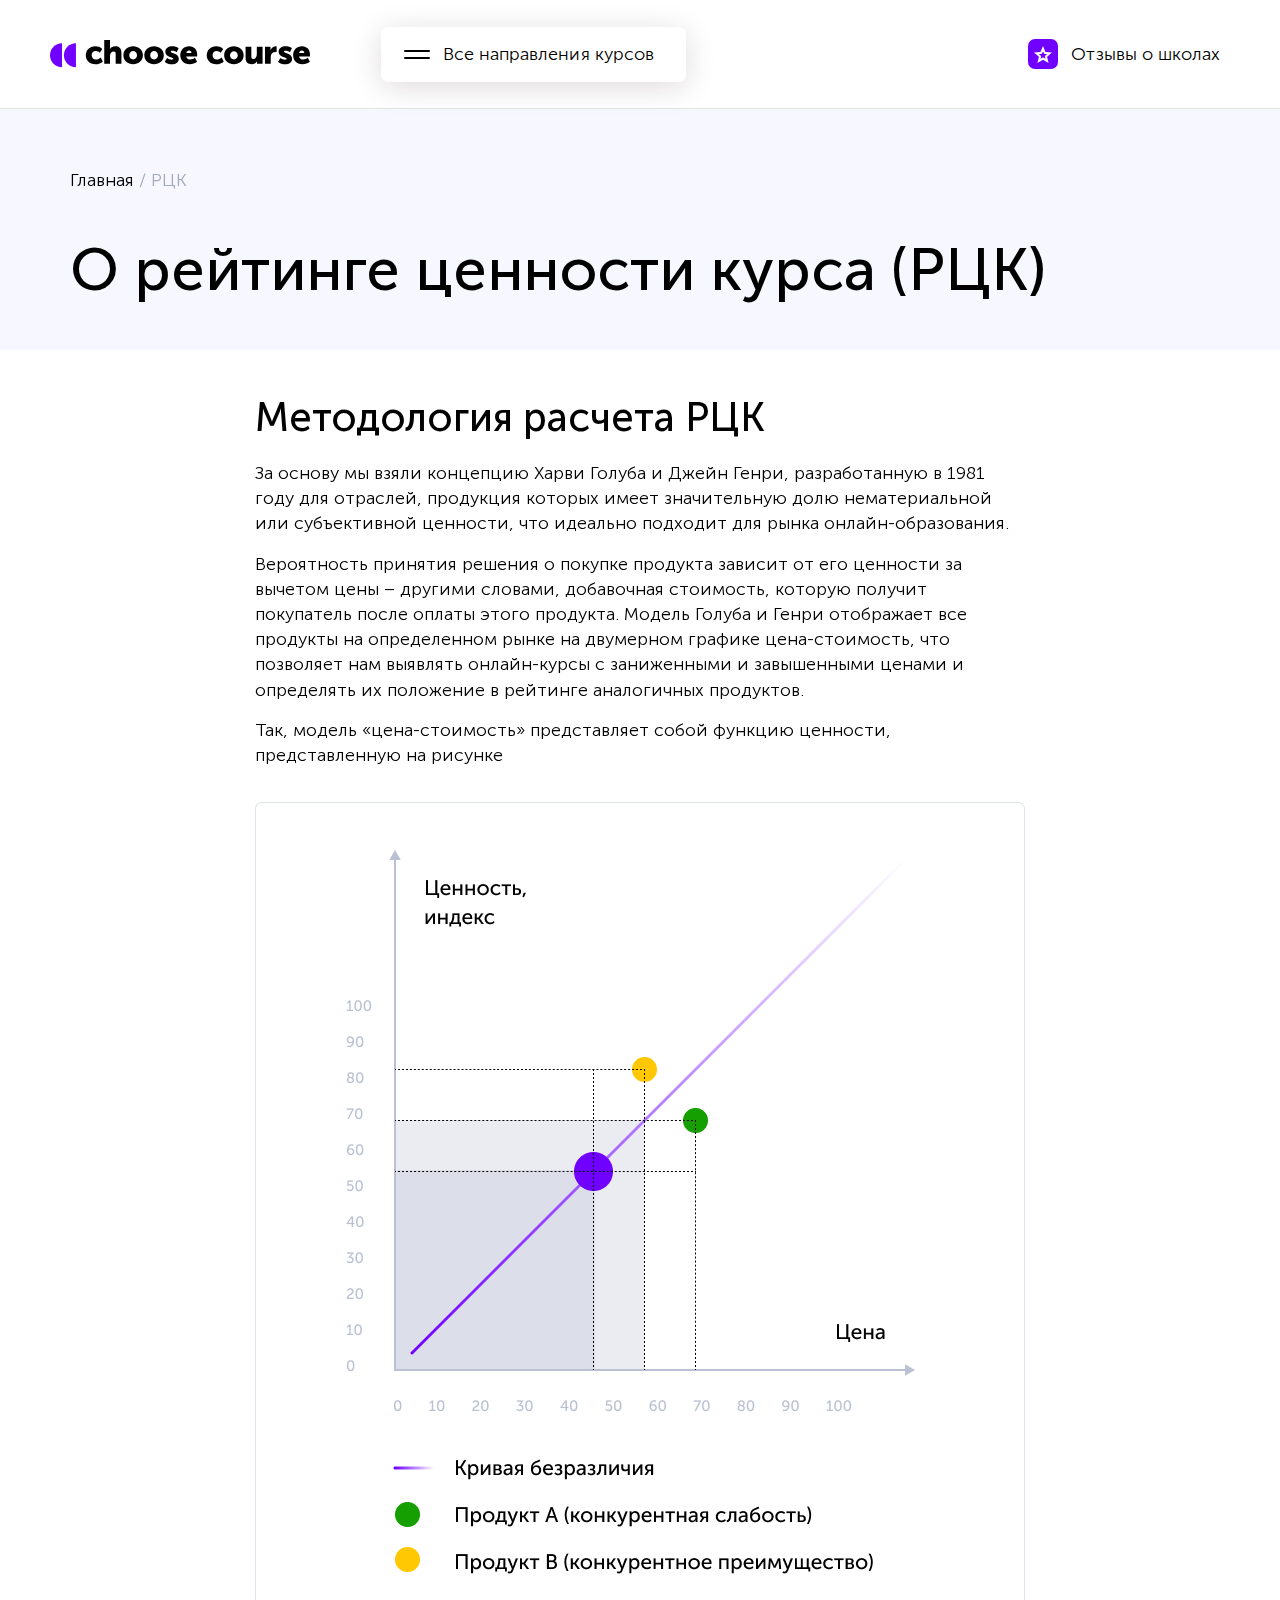
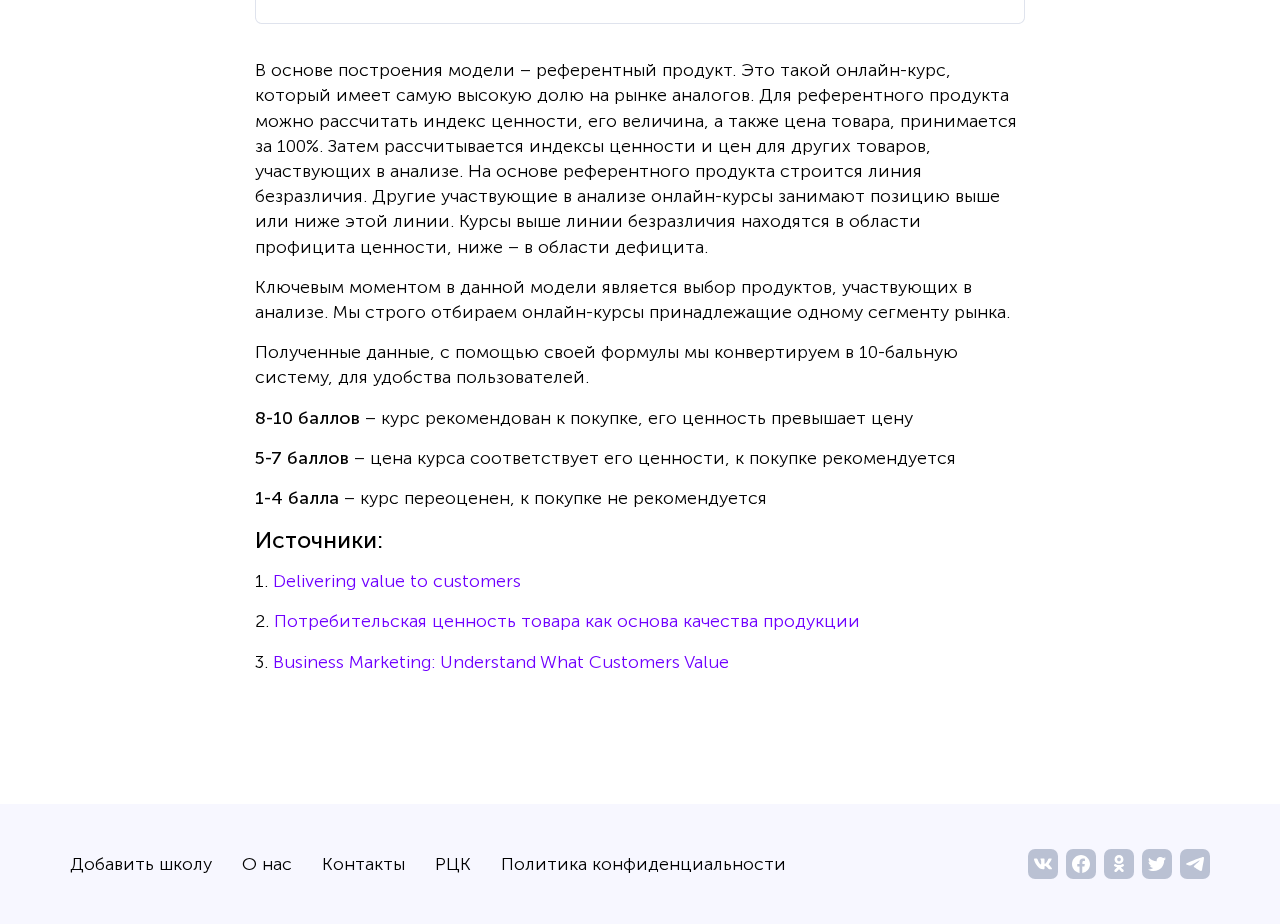
<file: aboutRCKPage.html>
<!doctype html>
<html lang="ru">
<head>
    <meta charset="UTF-8">
    <meta name="viewport"
          content="width=device-width, user-scalable=no, initial-scale=1.0, maximum-scale=1.0, minimum-scale=1.0">
    <meta http-equiv="X-UA-Compatible" content="ie=edge">
    <link rel="stylesheet" href="assets/css/fonts.css">
    <link rel="stylesheet" href="assets/css/normal.css">
    <link rel="stylesheet" href="assets/css/RCKPage/rckStyles.css">
    <title>РЦК</title>
</head>
<body>
<div id="wrapper">
    <div class="dark" id="dark"></div>
    <header>
        <div class="content header">
            <div class="left">
                <div class="logoAndButton">
                    <a class="logo" href="index.html">
                        <svg width="260" height="28" viewBox="0 0 260 28" fill="none"
                             xmlns="http://www.w3.org/2000/svg">
                            <path d="M0 15.27C0 21.8966 5.37666 27.2748 12.0015 27.2748V3.26526C5.37666 3.26526 0 8.64339 0 15.27Z"
                                  fill="#7000FF"/>
                            <path d="M13.9217 15.27C13.9217 21.8966 19.2984 27.2748 25.9232 27.2748V3.26526C19.2984 3.26526 13.9217 8.64339 13.9217 15.27Z"
                                  fill="#7000FF"/>
                            <path d="M45.4136 6.29053C47.8139 6.29053 50.5502 7.05883 52.2784 8.88355L49.8301 12.7731C48.822 11.8127 47.2858 11.0924 45.7976 11.0924C43.0613 11.0924 41.6691 13.1572 41.6691 15.2221C41.6691 17.2389 43.0613 19.4958 45.9897 19.4958C47.6699 19.4958 49.4461 18.4874 50.6942 17.4309L52.8065 21.4645C51.1263 23.1932 48.2939 24.2977 45.4136 24.2977C39.2688 24.2977 35.8124 20.024 35.8124 15.2701C35.8604 10.6603 39.2688 6.29053 45.4136 6.29053Z"
                                  fill="black"/>
                            <path d="M54.2467 0H60.0074V7.53898C60.0074 8.40333 59.9594 9.02757 59.9594 9.02757H60.0074C60.9675 7.34691 62.9837 6.29049 65.24 6.29049C68.6964 6.29049 71.4328 7.87512 71.4328 12.725V23.8654H65.6721V13.7815C65.6721 12.1968 65.048 11.5246 63.7518 11.5246C61.2555 11.5246 60.0074 13.4933 60.0074 16.1344V23.8654H54.2467V0V0Z"
                                  fill="black"/>
                            <path d="M83.0983 6.29053C88.523 6.29053 92.8915 9.93997 92.8915 15.3181C92.8915 20.6962 88.571 24.2496 83.1463 24.2496C77.7216 24.2496 73.4011 20.6962 73.4011 15.3181C73.4011 9.93997 77.7217 6.29053 83.0983 6.29053ZM83.1463 19.4477C85.2586 19.4477 87.0348 17.8631 87.0348 15.3181C87.0348 12.7251 85.2106 11.0924 83.1463 11.0924C81.0821 11.0924 79.2578 12.7251 79.2578 15.3181C79.2098 17.9111 81.0341 19.4477 83.1463 19.4477Z"
                                  fill="black"/>
                            <path d="M104.029 6.29053C109.453 6.29053 113.822 9.93997 113.822 15.3181C113.822 20.6962 109.501 24.2496 104.077 24.2496C98.6521 24.2496 94.3316 20.6962 94.3316 15.3181C94.3316 9.93997 98.6521 6.29053 104.029 6.29053ZM104.077 19.4477C106.189 19.4477 107.965 17.8631 107.965 15.3181C107.965 12.7251 106.141 11.0924 104.077 11.0924C102.013 11.0924 100.188 12.7251 100.188 15.3181C100.188 17.9111 101.965 19.4477 104.077 19.4477Z"
                                  fill="black"/>
                            <path d="M117.134 17.9591C118.383 19.0156 120.159 19.6878 121.791 19.6878C122.943 19.6878 123.375 19.3037 123.375 18.7755C123.375 16.9507 115.31 17.3349 115.31 11.7167C115.31 8.16327 118.479 6.29053 122.463 6.29053C124.671 6.29053 126.88 6.86676 128.608 8.25931L126.64 12.2449C125.631 11.4286 123.759 10.8523 122.319 10.8523C121.071 10.8523 120.735 11.2365 120.735 11.6687C120.735 13.4934 128.8 13.0612 128.8 18.6314C128.8 21.8487 126.112 24.2977 121.743 24.2977C119.295 24.2977 116.654 23.4813 114.734 21.7526L117.134 17.9591Z"
                                  fill="black"/>
                            <path d="M139.217 6.29053C144.306 6.29053 147.186 9.84393 147.186 14.5978C147.186 15.2221 147.138 15.7983 147.042 16.4225H136.193C136.625 18.5354 138.353 19.4958 140.177 19.4958C141.857 19.4958 143.538 18.6794 144.93 17.7671L147.09 21.8007C145.218 23.3853 142.386 24.2977 139.745 24.2977C133.6 24.2977 130.288 19.8799 130.288 15.2701C130.288 10.2281 133.696 6.29053 139.217 6.29053ZM141.473 13.1092C141.473 11.7167 140.561 10.5162 139.121 10.5162C137.441 10.5162 136.673 11.7167 136.337 13.1092H141.473V13.1092Z"
                                  fill="black"/>
                            <path d="M166.34 6.29053C168.741 6.29053 171.477 7.05883 173.205 8.88355L170.757 12.7731C169.749 11.8127 168.213 11.0924 166.725 11.0924C163.988 11.0924 162.596 13.1572 162.596 15.2221C162.596 17.2389 163.988 19.4958 166.917 19.4958C168.597 19.4958 170.373 18.4874 171.621 17.4309L173.733 21.4645C172.053 23.1932 169.221 24.2977 166.34 24.2977C160.196 24.2977 156.739 20.024 156.739 15.2701C156.787 10.6603 160.196 6.29053 166.34 6.29053Z"
                                  fill="black"/>
                            <path d="M183.863 6.29053C189.287 6.29053 193.656 9.93997 193.656 15.3181C193.656 20.6962 189.335 24.2496 183.911 24.2496C178.486 24.2496 174.165 20.6962 174.165 15.3181C174.117 9.93997 178.486 6.29053 183.863 6.29053ZM183.911 19.4958C186.023 19.4958 187.799 17.9111 187.799 15.3661C187.799 12.7731 185.975 11.1404 183.911 11.1404C181.798 11.1404 180.022 12.7731 180.022 15.3661C179.974 17.9111 181.798 19.4958 183.911 19.4958Z"
                                  fill="black"/>
                            <path d="M195.576 6.67468H201.337V16.7587C201.337 18.3433 201.961 19.0156 203.161 19.0156C205.609 19.0156 206.809 16.8547 206.809 14.2617V6.67468H212.57V23.8655H207.049V22.3769C207.049 21.8007 207.097 21.3205 207.097 21.3205H207.049C206.137 23.1452 203.977 24.2977 201.673 24.2977C198.264 24.2977 195.576 22.713 195.576 17.8631V6.67468V6.67468Z"
                                  fill="black"/>
                            <path d="M214.97 6.67463H220.491V9.55577C220.491 10.132 220.443 10.6122 220.443 10.6122H220.491C221.211 8.25926 223.42 6.3385 225.964 6.3385C226.204 6.3385 226.444 6.38652 226.636 6.38652V12.0528C226.444 12.0047 225.868 11.9567 225.484 11.9567C222.267 11.9567 220.731 13.9735 220.731 17.1428V23.8174H214.97V6.67463Z"
                                  fill="black"/>
                            <path d="M230.428 17.9591C231.677 19.0156 233.453 19.6878 235.085 19.6878C236.237 19.6878 236.669 19.3037 236.669 18.7755C236.669 16.9507 228.604 17.3349 228.604 11.7167C228.604 8.16327 231.773 6.29053 235.757 6.29053C237.965 6.29053 240.174 6.86676 241.902 8.25931L239.934 12.2449C238.925 11.4286 237.053 10.8523 235.613 10.8523C234.365 10.8523 234.029 11.2365 234.029 11.6687C234.029 13.4934 242.094 13.0612 242.094 18.6314C242.094 21.8487 239.406 24.2977 235.037 24.2977C232.589 24.2977 229.948 23.4813 228.028 21.7526L230.428 17.9591Z"
                                  fill="black"/>
                            <path d="M252.031 6.29053C257.12 6.29053 260 9.84393 260 14.5978C260 15.2221 259.952 15.7983 259.856 16.4225H249.007C249.439 18.5354 251.167 19.4958 252.991 19.4958C254.671 19.4958 256.352 18.6794 257.744 17.7671L259.904 21.8007C258.032 23.3853 255.199 24.2977 252.559 24.2977C246.414 24.2977 243.102 19.8799 243.102 15.2701C243.102 10.2281 246.51 6.29053 252.031 6.29053ZM254.287 13.1092C254.287 11.7167 253.375 10.5162 251.935 10.5162C250.255 10.5162 249.487 11.7167 249.151 13.1092H254.287V13.1092Z"
                                  fill="black"/>
                        </svg>
                    </a>
                    <div id="coursesBtn" class="coursesBtn">
                        <svg id="burger" width="26" height="9" viewBox="0 0 26 9" fill="none"
                             xmlns="http://www.w3.org/2000/svg">
                            <line x1="1" y1="1" x2="25" y2="1" stroke="var(--burger-color)" stroke-width="2"
                                  stroke-linecap="round"/>
                            <line x1="1" y1="8" x2="25" y2="8" stroke="var(--burger-color)" stroke-width="2"
                                  stroke-linecap="round"/>
                        </svg>
                        <svg id="x" width="20" height="20" viewBox="0 0 20 20" fill="none"
                             xmlns="http://www.w3.org/2000/svg">
                            <line x1="1.51456" y1="1.51465" x2="18.4851" y2="18.4852" stroke="white" stroke-width="2"
                                  stroke-linecap="round"/>
                            <line x1="1.51465" y1="18.4852" x2="18.4852" y2="1.51464" stroke="white" stroke-width="2"
                                  stroke-linecap="round"/>
                        </svg>
                        <p>Все направления курсов</p>
                    </div>
                </div>
            </div>
            <div class="feedback">
                <div class="starBtn btn-violet">
                    <svg width="18" height="17" viewBox="0 0 18 17" fill="none" xmlns="http://www.w3.org/2000/svg">
                        <path d="M9.00281 2.55457L10.6073 6.33296L10.8427 6.88712L11.4425 6.93845L15.544 7.28938L12.4428 9.95698L11.9831 10.3524L12.1212 10.9428L13.0533 14.9287L9.51839 12.8107L9.00484 12.5031L8.49107 12.8104L4.94992 14.9287L5.88734 10.9441L6.02655 10.3524L5.56536 9.9564L2.45893 7.28913L6.55746 6.93845L7.15647 6.8872L7.39216 6.33413L9.00281 2.55457Z"
                              stroke="white" stroke-width="2"/>
                    </svg>
                </div>
                <a href="#">Отзывы о школах</a>
            </div>
        </div>
    </header>
    <div class="menu" id="menu">
        <div class="content">
            <ul class="menuList">
                <li class="menuItem">
                    <div class="titleMenu">
                        <img class="drop" src="assets/images/drop.svg" alt="drop">
                        <a href="#" class="menuLink menuArrow">Аналитика</a>
                    </div>
                    <div class="ulBox">
                        <ul id="subMenuAnalyticList" class="subMenuList subMenuList_active"></ul>
                    </div>
                </li>
                <li class="menuItem">
                    <div class="titleMenu">
                        <img class="drop" src="assets/images/drop.svg" alt="drop">
                        <a href="#" class="menuLink menuArrow">Дизайн</a>
                    </div>
                    <div class="ulBox">
                        <ul id="subMenuDesignList" class="subMenuList"></ul>
                    </div>
                </li>
                <li class="menuItem">
                    <div class="titleMenu">
                        <img class="drop" src="assets/images/drop.svg" alt="drop">
                        <a href="#" class="menuLink menuArrow">Программирование</a>
                    </div>
                    <div class="ulBox">
                        <ul id="subMenuProgramList" class="subMenuList"></ul>
                    </div>

                </li>
                <li class="menuItem">
                    <div class="titleMenu">
                        <img class="drop" src="assets/images/drop.svg" alt="drop">
                        <a href="#" class="menuLink menuArrow">Иностранные языки</a>
                    </div>
                    <div class="ulBox">
                        <ul id="subMenuForeignList" class="subMenuList"></ul>
                    </div>

                </li>
                <li class="menuItem">
                    <div class="titleMenu">
                        <img class="drop" src="assets/images/drop.svg" alt="drop">
                        <a href="#" class="menuLink menuArrow">Маркетинг</a>
                    </div>
                    <div class="ulBox">
                        <ul id="subMenuMarkList" class="subMenuList"></ul>
                    </div>
                </li>
                <li class="menuItem">
                    <div class="titleMenu">
                        <img class="drop" src="assets/images/drop.svg" alt="drop">
                        <a href="#" class="menuLink menuArrow">Управление</a>
                    </div>
                    <div class="ulBox">
                        <ul id="subMenuManageList" class="subMenuList"></ul>
                    </div>
                </li>
                <li id="schoolFeedback" class="menuItem">
                    <div class="titleMenu">
                        <a class="menuLink menuArrow" href="#">Отзывы о школах</a>
                    </div>
                </li>
            </ul>
        </div>
    </div>
    <main>
        <div class="head-present">
            <div class="content">
                <div class="box">
                    <div class="navigation">
                        <a href="index.html">Главная</a> <span>/</span> <span>РЦК</span>
                    </div>
                    <div class="title">
                        О рейтинге ценности курса (РЦК)
                    </div>
                </div>
            </div>
        </div>
        <article class="article">
            <h2>Методология расчета РЦК</h2>
            <p>За основу мы взяли концепцию Харви Голуба и Джейн Генри, разработанную в 1981 году для отраслей,
                продукция которых имеет значительную долю нематериальной или субъективной ценности, что идеально
                подходит для рынка онлайн-образования.</p>
            <p>Вероятность принятия решения о покупке продукта зависит от его ценности за вычетом цены – другими
                словами, добавочная стоимость, которую получит покупатель после оплаты этого продукта. Модель Голуба и
                Генри отображает все продукты на определенном рынке на двумерном графике цена-стоимость, что позволяет
                нам выявлять онлайн-курсы с заниженными и завышенными ценами и определять их положение в рейтинге
                аналогичных продуктов.</p>
            <p>Так, модель «цена-стоимость» представляет собой функцию ценности, представленную на рисунке</p>
            <img src="assets/images/rck_img.png" alt="График РЦК">
            <p>В основе построения модели – референтный продукт. Это такой онлайн-курс, который имеет самую высокую долю
                на рынке аналогов. Для референтного продукта можно рассчитать индекс ценности, его величина, а также
                цена товара, принимается за 100%. Затем рассчитывается индексы ценности и цен для других товаров,
                участвующих в анализе. На основе референтного продукта строится линия безразличия. Другие участвующие в
                анализе онлайн-курсы занимают позицию выше или ниже этой линии. Курсы выше линии безразличия находятся в
                области профицита ценности, ниже – в области дефицита.</p>
            <p>Ключевым моментом в данной модели является выбор продуктов, участвующих в анализе. Мы строго отбираем
                онлайн-курсы принадлежащие одному сегменту рынка.</p>
            <p>Полученные данные, с помощью своей формулы мы конвертируем в 10-бальную систему, для удобства
                пользователей.</p>
            <p><strong>8-10 баллов</strong> – курс рекомендован к покупке, его ценность превышает цену</p>
            <p><strong>5-7 баллов</strong> – цена курса соответствует его ценности, к покупке рекомендуется</p>
            <p><strong>1-4 балла</strong> – курс переоценен, к покупке не рекомендуется</p>
            <h3>Источники:</h3>
            <p>1. <a href="">Delivering value to customers</a></p>
            <p>2. <a href="">Потребительская ценность товара как основа качества продукции</a></p>
            <p>3. <a href="">Business Marketing: Understand What Customers Value</a></p>
        </article>
    </main>
    <footer>
        <div class="content footer">
            <div class="links">
                <a href="addSchoolPage.html">Добавить школу</a>
                <a href="aboutUsPage.html">О нас</a>
                <a href="contactsPage.html">Контакты</a>
                <a href="aboutRCKPage.html">РЦК</a>
                <a href="privacyPolicyPage.html">Политика конфиденциальности</a>
            </div>
            <div class="socialMedia">
                <div class="icon-vk">
                    <svg width="18" height="12" viewBox="0 0 18 12" fill="none" xmlns="http://www.w3.org/2000/svg">
                        <path fill-rule="evenodd" clip-rule="evenodd"
                              d="M2.64437 0.59375H0.675168C0.112534 0.59375 0 0.858575 0 1.15051C0 1.67201 0.667608 4.25832 3.10848 7.67894C4.73574 10.0149 7.02837 11.2812 9.11463 11.2812C10.3664 11.2812 10.5212 11 10.5212 10.5156V8.74999C10.5212 8.18749 10.6398 8.07522 11.0361 8.07522C11.3282 8.07522 11.8289 8.22124 12.9972 9.34754C14.3324 10.6824 14.5525 11.2812 15.3035 11.2812H17.2727C17.8354 11.2812 18.1167 11 17.9544 10.445C17.7768 9.89181 17.1394 9.08918 16.2935 8.13782C15.8345 7.59552 15.146 7.01153 14.9374 6.71948C14.6453 6.34407 14.7288 6.17718 14.9374 5.8435C14.9374 5.8435 17.3366 2.46457 17.5869 1.31746C17.7121 0.900256 17.5869 0.59375 16.9914 0.59375H15.0222C14.5215 0.59375 14.2907 0.858575 14.1655 1.15051C14.1655 1.15051 13.1641 3.59086 11.7455 5.17604C11.2865 5.63487 11.0779 5.7809 10.8275 5.7809C10.7023 5.7809 10.5212 5.63487 10.5212 5.21778V1.31746C10.5212 0.816837 10.3759 0.59375 9.95855 0.59375H6.86407C6.55121 0.59375 6.36299 0.826062 6.36299 1.04628C6.36299 1.52081 7.07231 1.63027 7.14543 2.96514V5.86437C7.14543 6.5 7.03057 6.61525 6.78026 6.61525C6.11268 6.61525 4.4888 4.16399 3.52569 1.35914C3.33697 0.813969 3.14763 0.59375 2.64437 0.59375Z"
                              fill="white"/>
                    </svg>
                </div>
                <div class="icon-facebook">
                    <svg width="18" height="18" viewBox="0 0 18 18" fill="none" xmlns="http://www.w3.org/2000/svg">
                        <path d="M18 9C18 4.05 13.95 0 9 0C4.05 0 0 4.05 0 9C0 13.5 3.2625 17.2125 7.5375 17.8875V11.5875H5.2875V9H7.5375V6.975C7.5375 4.725 8.8875 3.4875 10.9125 3.4875C11.925 3.4875 12.9375 3.7125 12.9375 3.7125V5.9625H11.8125C10.6875 5.9625 10.35 6.6375 10.35 7.3125V9H12.825L12.375 11.5875H10.2375V18C14.7375 17.325 18 13.5 18 9Z"
                              fill="white"/>
                    </svg>
                </div>
                <div class="icon-ok">
                    <svg width="10" height="17" viewBox="0 0 10 17" fill="none" xmlns="http://www.w3.org/2000/svg">
                        <path fill-rule="evenodd" clip-rule="evenodd"
                              d="M9.46922 4.39303C9.46922 6.81312 7.47141 8.78602 5.02065 8.78602C2.5434 8.78602 0.545566 6.81312 0.545566 4.39303C0.545566 1.97292 2.5434 0 5.02065 0C7.47141 0 9.46922 1.97292 9.46922 4.39303ZM6.85872 4.39303C6.85872 3.39342 6.03291 2.57794 5.02065 2.57794C3.98184 2.57794 3.15602 3.39342 3.18271 4.39303C3.18271 5.39265 4.00852 6.20807 5.02065 6.20807C6.03291 6.20807 6.85872 5.39265 6.85872 4.39303Z"
                              fill="white"/>
                        <path d="M9.38929 11.3377C8.59016 11.8375 7.7111 12.1795 6.80547 12.39L9.33604 14.81C9.8421 15.3099 9.8421 16.1253 9.33604 16.6252C8.82997 17.1249 8.00416 17.1249 7.49809 16.6252L5.04734 14.205L2.59671 16.6252C2.33032 16.8619 2.01067 16.9934 1.66438 16.9934C1.3181 16.9934 0.998444 16.8882 0.732065 16.6252C0.225936 16.1253 0.225936 15.3099 0.732065 14.81L3.2094 12.3636C2.30368 12.1531 1.42464 11.8113 0.625512 11.3114C0.0128378 10.9432 -0.173624 10.154 0.172664 9.54895C0.572239 8.9439 1.37137 8.78614 1.98403 9.15437C3.7954 10.2855 6.1661 10.2855 7.97748 9.15437C8.59016 8.75979 9.41597 8.9439 9.78885 9.54895C10.1884 10.154 10.002 10.9694 9.38929 11.3377Z"
                              fill="white"/>
                    </svg>
                </div>
                <div class="icon-twitter">
                    <svg width="18" height="14" viewBox="0 0 18 14" fill="none" xmlns="http://www.w3.org/2000/svg">
                        <path d="M18 1.61538C17.325 1.93846 16.65 2.04615 15.8625 2.15385C16.65 1.72308 17.2125 1.07692 17.4375 0.215384C16.7625 0.646154 15.975 0.861539 15.075 1.07692C14.4 0.430769 13.3875 0 12.375 0C10.0125 0 8.2125 2.15385 8.775 4.30769C5.7375 4.2 3.0375 2.8 1.125 0.646154C0.1125 2.26154 0.675 4.30769 2.25 5.38462C1.6875 5.38462 1.125 5.16923 0.5625 4.95385C0.5625 6.56923 1.8 8.07692 3.4875 8.50769C2.925 8.61539 2.3625 8.72308 1.8 8.61539C2.25 10.0154 3.6 11.0923 5.2875 11.0923C3.9375 12.0615 1.9125 12.6 0 12.3846C1.6875 13.3538 3.6 14 5.625 14C12.4875 14 16.3125 8.50769 16.0875 3.44615C16.875 3.01538 17.55 2.36923 18 1.61538Z"
                              fill="white"/>
                    </svg>
                </div>
                <div class="icon-telegram">
                    <svg width="18" height="14" viewBox="0 0 18 14" fill="none" xmlns="http://www.w3.org/2000/svg">
                        <path d="M1.23741 6.02697C6.06923 4.05126 9.29121 2.74875 10.9033 2.11944C15.5063 0.322639 16.4627 0.0105163 17.0861 9.9919e-05C17.2232 -0.00205699 17.5298 0.0298337 17.7284 0.181063C17.8961 0.308757 17.9422 0.481255 17.9643 0.602323C17.9864 0.723392 18.0139 0.999189 17.992 1.21469C17.7426 3.67437 16.6633 9.64338 16.1142 12.3983C15.8818 13.564 15.4244 13.9548 14.9815 13.9931C14.0189 14.0762 13.288 13.3961 12.3558 12.8226C10.897 11.9251 10.0729 11.3664 8.65691 10.4907C7.02048 9.47862 8.08131 8.92236 9.0139 8.01329C9.25797 7.77538 13.4988 4.15516 13.5809 3.82675C13.5912 3.78568 13.6007 3.63258 13.5038 3.55173C13.4069 3.47089 13.2639 3.49853 13.1606 3.52052C13.0143 3.55169 10.6839 4.9973 6.16938 7.85735C5.5079 8.28364 4.90875 8.49135 4.37193 8.48046C3.78013 8.46846 2.64175 8.16643 1.79548 7.90825C0.757494 7.59159 -0.0674757 7.42417 0.00436067 6.88638C0.0417775 6.60627 0.452793 6.3198 1.23741 6.02697Z"
                              fill="white"/>
                    </svg>
                </div>
            </div>
        </div>
    </footer>
</div>
<script src="https://ajax.googleapis.com/ajax/libs/jquery/3.5.1/jquery.min.js"></script>
<script src="assets/js/script.js"></script>
</body>
</html>
</file>
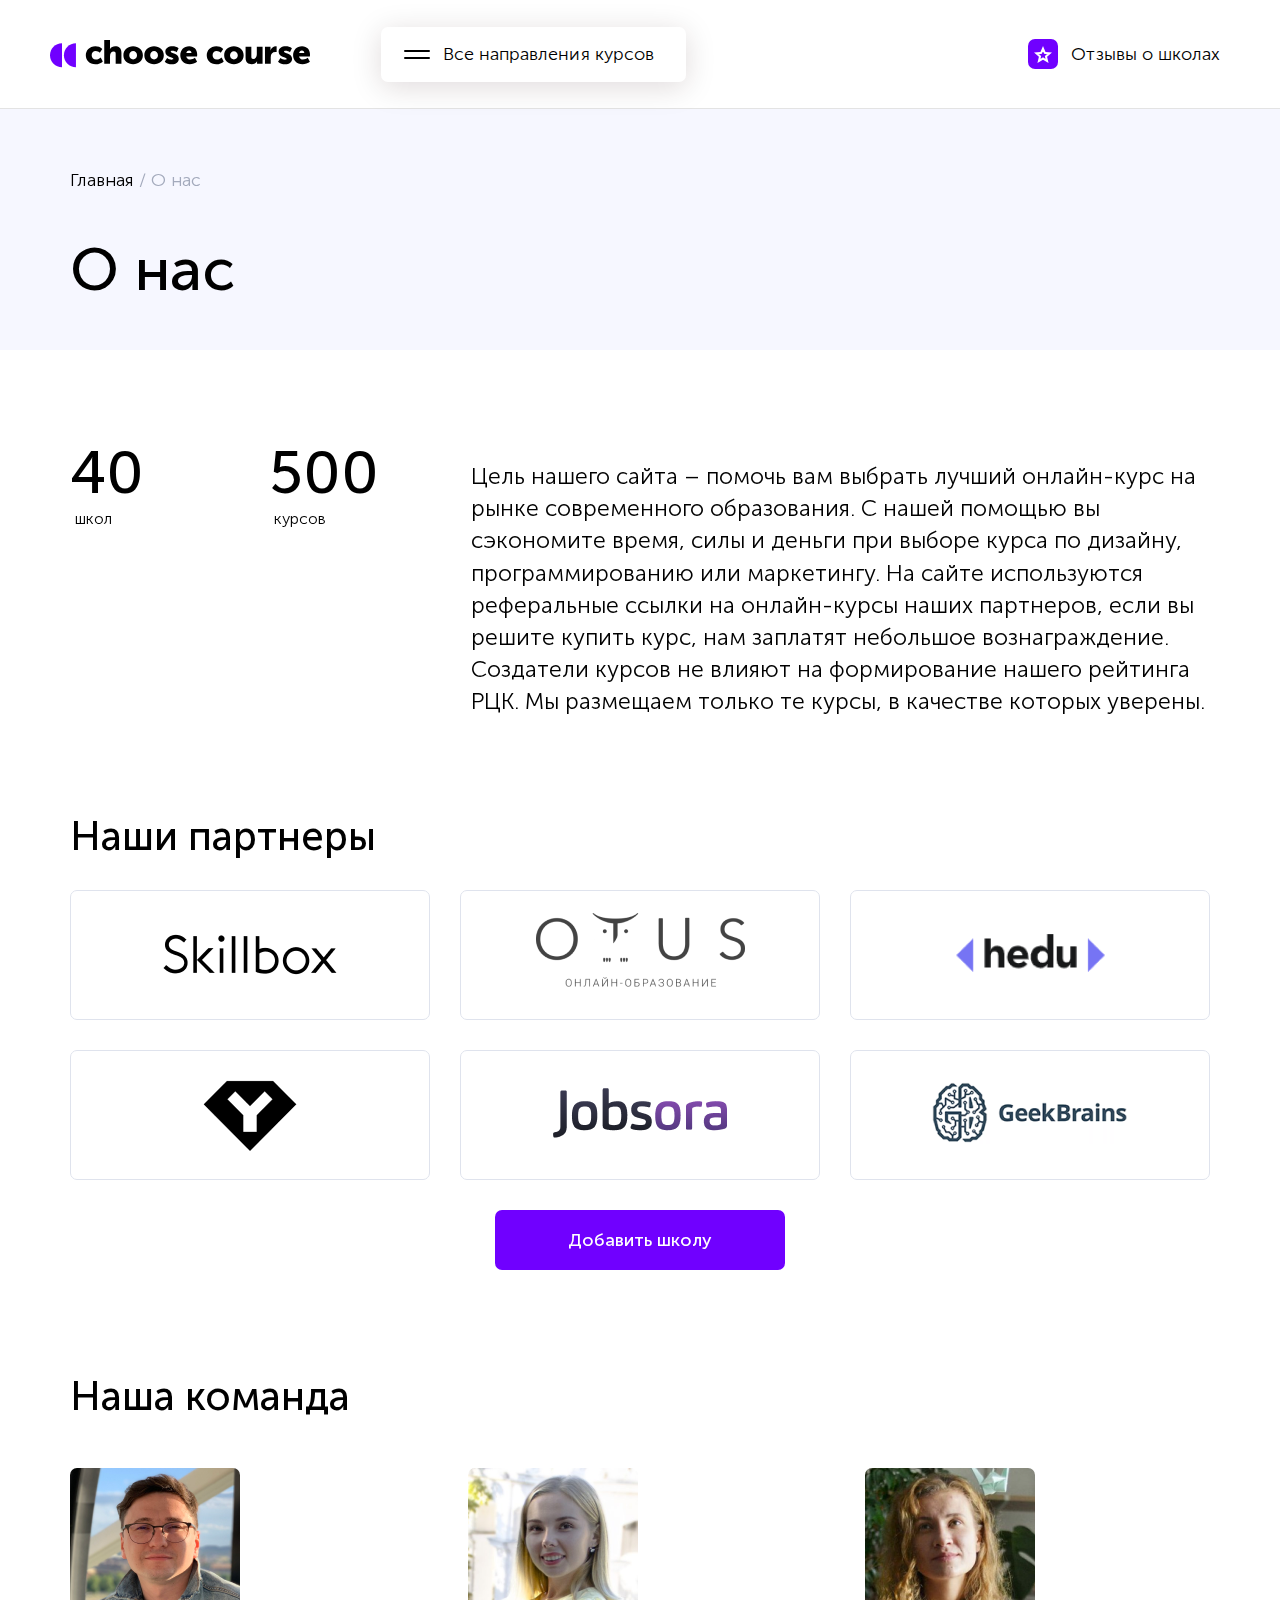
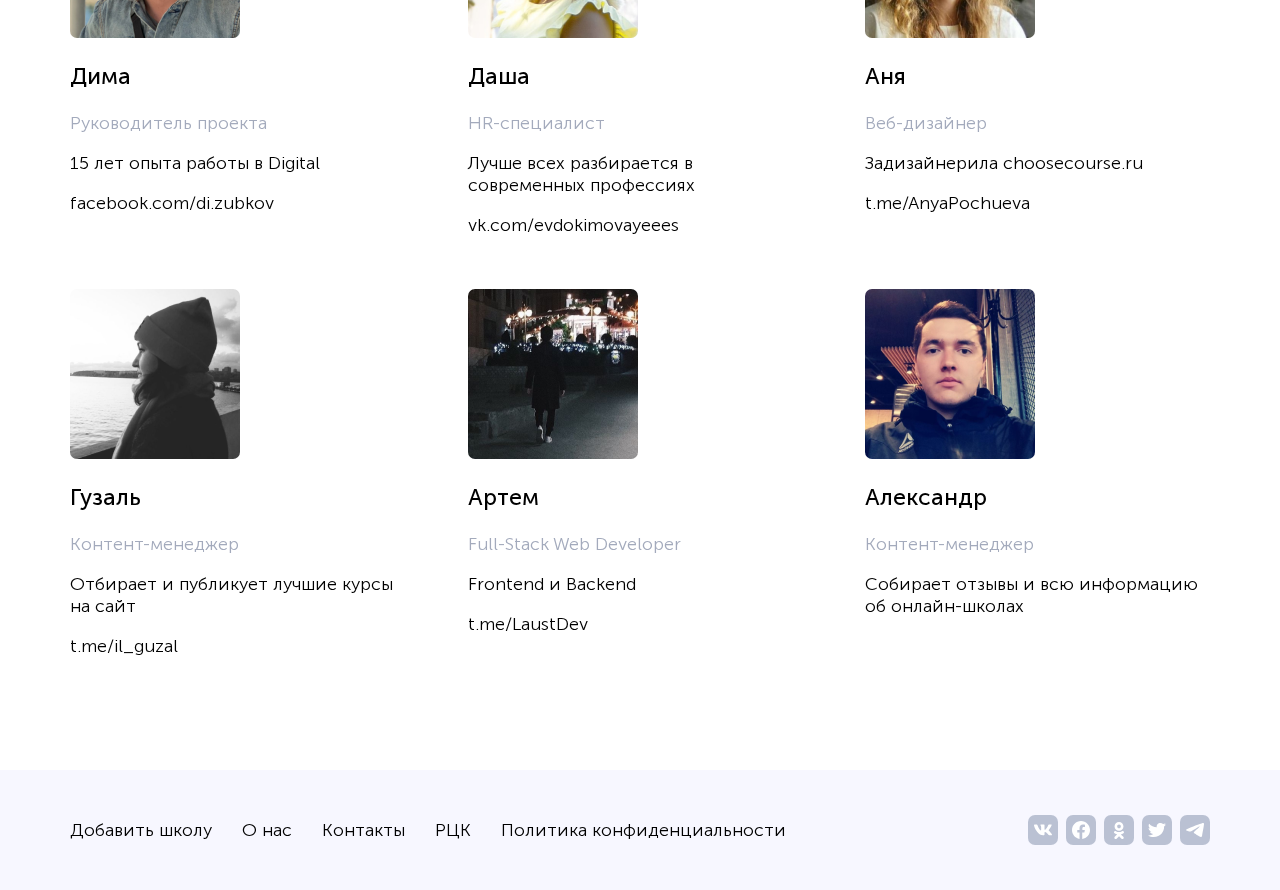
<file: aboutUsPage.html>
<!doctype html>
<html lang="ru">
<head>
    <meta charset="UTF-8">
    <meta name="viewport"
          content="width=device-width, user-scalable=no, initial-scale=1.0, maximum-scale=1.0, minimum-scale=1.0">
    <meta http-equiv="X-UA-Compatible" content="ie=edge">
    <link rel="stylesheet" href="assets/css/fonts.css">
    <link rel="stylesheet" href="assets/css/normal.css">
    <link rel="stylesheet" href="assets/css/AboutUsPage/aboutUsStyles.css">
    <link rel="stylesheet" href="assets/css/AboutUsPage/mobile.css">
    <title>О нас</title>
</head>
<body>
<div id="wrapper">
    <div class="dark" id="dark"></div>
    <header>
        <div class="content header">
            <div class="left">
                <div class="logoAndButton">
                    <a class="logo" href="/">
                        <svg width="260" height="28" viewBox="0 0 260 28" fill="none"
                             xmlns="http://www.w3.org/2000/svg">
                            <path d="M0 15.27C0 21.8966 5.37666 27.2748 12.0015 27.2748V3.26526C5.37666 3.26526 0 8.64339 0 15.27Z"
                                  fill="#7000FF"/>
                            <path d="M13.9217 15.27C13.9217 21.8966 19.2984 27.2748 25.9232 27.2748V3.26526C19.2984 3.26526 13.9217 8.64339 13.9217 15.27Z"
                                  fill="#7000FF"/>
                            <path d="M45.4136 6.29053C47.8139 6.29053 50.5502 7.05883 52.2784 8.88355L49.8301 12.7731C48.822 11.8127 47.2858 11.0924 45.7976 11.0924C43.0613 11.0924 41.6691 13.1572 41.6691 15.2221C41.6691 17.2389 43.0613 19.4958 45.9897 19.4958C47.6699 19.4958 49.4461 18.4874 50.6942 17.4309L52.8065 21.4645C51.1263 23.1932 48.2939 24.2977 45.4136 24.2977C39.2688 24.2977 35.8124 20.024 35.8124 15.2701C35.8604 10.6603 39.2688 6.29053 45.4136 6.29053Z"
                                  fill="black"/>
                            <path d="M54.2467 0H60.0074V7.53898C60.0074 8.40333 59.9594 9.02757 59.9594 9.02757H60.0074C60.9675 7.34691 62.9837 6.29049 65.24 6.29049C68.6964 6.29049 71.4328 7.87512 71.4328 12.725V23.8654H65.6721V13.7815C65.6721 12.1968 65.048 11.5246 63.7518 11.5246C61.2555 11.5246 60.0074 13.4933 60.0074 16.1344V23.8654H54.2467V0V0Z"
                                  fill="black"/>
                            <path d="M83.0983 6.29053C88.523 6.29053 92.8915 9.93997 92.8915 15.3181C92.8915 20.6962 88.571 24.2496 83.1463 24.2496C77.7216 24.2496 73.4011 20.6962 73.4011 15.3181C73.4011 9.93997 77.7217 6.29053 83.0983 6.29053ZM83.1463 19.4477C85.2586 19.4477 87.0348 17.8631 87.0348 15.3181C87.0348 12.7251 85.2106 11.0924 83.1463 11.0924C81.0821 11.0924 79.2578 12.7251 79.2578 15.3181C79.2098 17.9111 81.0341 19.4477 83.1463 19.4477Z"
                                  fill="black"/>
                            <path d="M104.029 6.29053C109.453 6.29053 113.822 9.93997 113.822 15.3181C113.822 20.6962 109.501 24.2496 104.077 24.2496C98.6521 24.2496 94.3316 20.6962 94.3316 15.3181C94.3316 9.93997 98.6521 6.29053 104.029 6.29053ZM104.077 19.4477C106.189 19.4477 107.965 17.8631 107.965 15.3181C107.965 12.7251 106.141 11.0924 104.077 11.0924C102.013 11.0924 100.188 12.7251 100.188 15.3181C100.188 17.9111 101.965 19.4477 104.077 19.4477Z"
                                  fill="black"/>
                            <path d="M117.134 17.9591C118.383 19.0156 120.159 19.6878 121.791 19.6878C122.943 19.6878 123.375 19.3037 123.375 18.7755C123.375 16.9507 115.31 17.3349 115.31 11.7167C115.31 8.16327 118.479 6.29053 122.463 6.29053C124.671 6.29053 126.88 6.86676 128.608 8.25931L126.64 12.2449C125.631 11.4286 123.759 10.8523 122.319 10.8523C121.071 10.8523 120.735 11.2365 120.735 11.6687C120.735 13.4934 128.8 13.0612 128.8 18.6314C128.8 21.8487 126.112 24.2977 121.743 24.2977C119.295 24.2977 116.654 23.4813 114.734 21.7526L117.134 17.9591Z"
                                  fill="black"/>
                            <path d="M139.217 6.29053C144.306 6.29053 147.186 9.84393 147.186 14.5978C147.186 15.2221 147.138 15.7983 147.042 16.4225H136.193C136.625 18.5354 138.353 19.4958 140.177 19.4958C141.857 19.4958 143.538 18.6794 144.93 17.7671L147.09 21.8007C145.218 23.3853 142.386 24.2977 139.745 24.2977C133.6 24.2977 130.288 19.8799 130.288 15.2701C130.288 10.2281 133.696 6.29053 139.217 6.29053ZM141.473 13.1092C141.473 11.7167 140.561 10.5162 139.121 10.5162C137.441 10.5162 136.673 11.7167 136.337 13.1092H141.473V13.1092Z"
                                  fill="black"/>
                            <path d="M166.34 6.29053C168.741 6.29053 171.477 7.05883 173.205 8.88355L170.757 12.7731C169.749 11.8127 168.213 11.0924 166.725 11.0924C163.988 11.0924 162.596 13.1572 162.596 15.2221C162.596 17.2389 163.988 19.4958 166.917 19.4958C168.597 19.4958 170.373 18.4874 171.621 17.4309L173.733 21.4645C172.053 23.1932 169.221 24.2977 166.34 24.2977C160.196 24.2977 156.739 20.024 156.739 15.2701C156.787 10.6603 160.196 6.29053 166.34 6.29053Z"
                                  fill="black"/>
                            <path d="M183.863 6.29053C189.287 6.29053 193.656 9.93997 193.656 15.3181C193.656 20.6962 189.335 24.2496 183.911 24.2496C178.486 24.2496 174.165 20.6962 174.165 15.3181C174.117 9.93997 178.486 6.29053 183.863 6.29053ZM183.911 19.4958C186.023 19.4958 187.799 17.9111 187.799 15.3661C187.799 12.7731 185.975 11.1404 183.911 11.1404C181.798 11.1404 180.022 12.7731 180.022 15.3661C179.974 17.9111 181.798 19.4958 183.911 19.4958Z"
                                  fill="black"/>
                            <path d="M195.576 6.67468H201.337V16.7587C201.337 18.3433 201.961 19.0156 203.161 19.0156C205.609 19.0156 206.809 16.8547 206.809 14.2617V6.67468H212.57V23.8655H207.049V22.3769C207.049 21.8007 207.097 21.3205 207.097 21.3205H207.049C206.137 23.1452 203.977 24.2977 201.673 24.2977C198.264 24.2977 195.576 22.713 195.576 17.8631V6.67468V6.67468Z"
                                  fill="black"/>
                            <path d="M214.97 6.67463H220.491V9.55577C220.491 10.132 220.443 10.6122 220.443 10.6122H220.491C221.211 8.25926 223.42 6.3385 225.964 6.3385C226.204 6.3385 226.444 6.38652 226.636 6.38652V12.0528C226.444 12.0047 225.868 11.9567 225.484 11.9567C222.267 11.9567 220.731 13.9735 220.731 17.1428V23.8174H214.97V6.67463Z"
                                  fill="black"/>
                            <path d="M230.428 17.9591C231.677 19.0156 233.453 19.6878 235.085 19.6878C236.237 19.6878 236.669 19.3037 236.669 18.7755C236.669 16.9507 228.604 17.3349 228.604 11.7167C228.604 8.16327 231.773 6.29053 235.757 6.29053C237.965 6.29053 240.174 6.86676 241.902 8.25931L239.934 12.2449C238.925 11.4286 237.053 10.8523 235.613 10.8523C234.365 10.8523 234.029 11.2365 234.029 11.6687C234.029 13.4934 242.094 13.0612 242.094 18.6314C242.094 21.8487 239.406 24.2977 235.037 24.2977C232.589 24.2977 229.948 23.4813 228.028 21.7526L230.428 17.9591Z"
                                  fill="black"/>
                            <path d="M252.031 6.29053C257.12 6.29053 260 9.84393 260 14.5978C260 15.2221 259.952 15.7983 259.856 16.4225H249.007C249.439 18.5354 251.167 19.4958 252.991 19.4958C254.671 19.4958 256.352 18.6794 257.744 17.7671L259.904 21.8007C258.032 23.3853 255.199 24.2977 252.559 24.2977C246.414 24.2977 243.102 19.8799 243.102 15.2701C243.102 10.2281 246.51 6.29053 252.031 6.29053ZM254.287 13.1092C254.287 11.7167 253.375 10.5162 251.935 10.5162C250.255 10.5162 249.487 11.7167 249.151 13.1092H254.287V13.1092Z"
                                  fill="black"/>
                        </svg>
                    </a>
                    <div id="coursesBtn" class="coursesBtn">
                        <svg id="burger" width="26" height="9" viewBox="0 0 26 9" fill="none"
                             xmlns="http://www.w3.org/2000/svg">
                            <line x1="1" y1="1" x2="25" y2="1" stroke="var(--burger-color)" stroke-width="2"
                                  stroke-linecap="round"/>
                            <line x1="1" y1="8" x2="25" y2="8" stroke="var(--burger-color)" stroke-width="2"
                                  stroke-linecap="round"/>
                        </svg>
                        <svg id="x" width="20" height="20" viewBox="0 0 20 20" fill="none"
                             xmlns="http://www.w3.org/2000/svg">
                            <line x1="1.51456" y1="1.51465" x2="18.4851" y2="18.4852" stroke="white" stroke-width="2"
                                  stroke-linecap="round"/>
                            <line x1="1.51465" y1="18.4852" x2="18.4852" y2="1.51464" stroke="white" stroke-width="2"
                                  stroke-linecap="round"/>
                        </svg>
                        <p>Все направления курсов</p>
                    </div>
                </div>
            </div>
            <div class="feedback">
                <div class="starBtn btn-violet">
                    <svg width="18" height="17" viewBox="0 0 18 17" fill="none" xmlns="http://www.w3.org/2000/svg">
                        <path d="M9.00281 2.55457L10.6073 6.33296L10.8427 6.88712L11.4425 6.93845L15.544 7.28938L12.4428 9.95698L11.9831 10.3524L12.1212 10.9428L13.0533 14.9287L9.51839 12.8107L9.00484 12.5031L8.49107 12.8104L4.94992 14.9287L5.88734 10.9441L6.02655 10.3524L5.56536 9.9564L2.45893 7.28913L6.55746 6.93845L7.15647 6.8872L7.39216 6.33413L9.00281 2.55457Z"
                              stroke="white" stroke-width="2"/>
                    </svg>
                </div>
                <a href="#">Отзывы о школах</a>
            </div>
        </div>
    </header>
    <div class="menu" id="menu">
        <div class="content">
            <ul class="menuList">
                <li class="menuItem">
                    <div class="titleMenu">
                        <img class="drop" src="assets/images/drop.svg" alt="drop">
                        <a href="#" class="menuLink menuArrow">Аналитика</a>
                    </div>
                    <div class="ulBox">
                        <ul id="subMenuAnalyticList" class="subMenuList subMenuList_active"></ul>
                    </div>
                </li>
                <li class="menuItem">
                    <div class="titleMenu">
                        <img class="drop" src="assets/images/drop.svg" alt="drop">
                        <a href="#" class="menuLink menuArrow">Дизайн</a>
                    </div>
                    <div class="ulBox">
                        <ul id="subMenuDesignList" class="subMenuList"></ul>
                    </div>
                </li>
                <li class="menuItem">
                    <div class="titleMenu">
                        <img class="drop" src="assets/images/drop.svg" alt="drop">
                        <a href="#" class="menuLink menuArrow">Программирование</a>
                    </div>
                    <div class="ulBox">
                        <ul id="subMenuProgramList" class="subMenuList"></ul>
                    </div>

                </li>
                <li class="menuItem">
                    <div class="titleMenu">
                        <img class="drop" src="assets/images/drop.svg" alt="drop">
                        <a href="#" class="menuLink menuArrow">Иностранные языки</a>
                    </div>
                    <div class="ulBox">
                        <ul id="subMenuForeignList" class="subMenuList"></ul>
                    </div>

                </li>
                <li class="menuItem">
                    <div class="titleMenu">
                        <img class="drop" src="assets/images/drop.svg" alt="drop">
                        <a href="#" class="menuLink menuArrow">Маркетинг</a>
                    </div>
                    <div class="ulBox">
                        <ul id="subMenuMarkList" class="subMenuList"></ul>
                    </div>
                </li>
                <li class="menuItem">
                    <div class="titleMenu">
                        <img class="drop" src="assets/images/drop.svg" alt="drop">
                        <a href="#" class="menuLink menuArrow">Управление</a>
                    </div>
                    <div class="ulBox">
                        <ul id="subMenuManageList" class="subMenuList"></ul>
                    </div>
                </li>
                <li id="schoolFeedback" class="menuItem">
                    <div class="titleMenu">
                        <a class="menuLink menuArrow" href="#">Отзывы о школах</a>
                    </div>
                </li>
            </ul>
        </div>
    </div>
    <main>
        <div class="head-present">
            <div class="content">
                <div class="box">
                    <div class="navigation">
                        <a href="index.html">Главная</a> <span>/</span> <span>О нас</span>
                    </div>
                    <div class="title">
                        О нас
                    </div>
                </div>
            </div>
        </div>
        <div class="content">
            <div class="ourNumbers">
                <div class="numbers">
                    <div class="schools dig">
                        <strong>40</strong>
                        <span>школ</span>
                    </div>
                    <div class="courses dig">
                        <strong>500</strong>
                        <span>курсов</span>
                    </div>
                </div>
                <div class="desc">
                    <p>Цель нашего сайта – помочь вам выбрать лучший онлайн-курс на рынке современного
                        образования. С нашей помощью вы сэкономите время, силы и деньги при выборе курса по дизайну,
                        программированию или маркетингу. На сайте используются реферальные ссылки на онлайн-курсы наших
                        партнеров, если вы решите купить курс, нам заплатят небольшое вознаграждение. Создатели курсов
                        не влияют на формирование нашего рейтинга РЦК. Мы размещаем только те курсы, в качестве которых
                        уверены.</p>
                </div>
            </div>
            <div class="partners">
                <h2 class="partners__title">Наши партнеры</h2>
                <div class="partners__logos">
                    <div class="logos__item">
                            <img class="logo" src="assets/images/skillbox.png" alt="">
                    </div>
                    <div class="logos__item">
                        <div class="logo">
                            <img src="assets/images/otus.png" alt="">
                        </div>
                    </div>
                    <div class="logos__item">
                        <div class="logo">
                            <img src="assets/images/hedu-e1619440910837.png" alt="">
                        </div>
                    </div>
                    <div class="logos__item">
                        <div class="logo">
                            <img src="assets/images/znak.png" alt="">
                        </div>
                    </div>
                    <div class="logos__item">
                        <div class="logo">
                            <img src="assets/images/jobsora.png" alt="">
                        </div>
                    </div>
                    <div class="logos__item">
                        <div class="logo">
                            <img src="assets/images/logoGeek.png" alt="">
                        </div>
                    </div>
                </div>
                <a href="#" class="partners__add-school btn-violet">Добавить школу</a>
            </div>
            <div class="our-team">
                <h2>Наша команда</h2>
                <div class="our-team__items">
                    <div class="our-team__item">
                        <img class="avatar" src="assets/images/dima.png" alt="dima">
                        <h3 class="name">Дима</h3>
                        <p class="post">Руководитель проекта</p>
                        <p class="desc">15 лет опыта работы в Digital</p>
                        <a class="social-link">facebook.com/di.zubkov</a>
                    </div>
                    <div class="our-team__item">

                        <img class="avatar" src="assets/images/dasha-e1619438594692.png" alt="dasha">

                        <h3 class="name">Даша</h3>
                        <p class="post">HR-специалист</p>
                        <p class="desc">Лучше всех разбирается в современных профессиях</p>
                        <a class="social-link">vk.com/evdokimovayeees</a>
                    </div>
                    <div class="our-team__item">

                        <img class="avatar" src="assets/images/2021-04-26-16.13.png" alt="anya">

                        <h3 class="name">Аня</h3>
                        <p class="post">Веб-дизайнер</p>
                        <p class="desc">Задизайнерила choosecourse.ru</p>
                        <a class="social-link">t.me/AnyaPochueva</a>
                    </div>
                    <div class="our-team__item">

                        <img class="avatar" src="assets/images/2021-04-26-16.37.png" alt="guzal">

                        <h3 class="name">Гузаль</h3>
                        <p class="post">Контент-менеджер</p>
                        <p class="desc"> Отбирает и публикует лучшие курсы на сайт</p>
                        <a class="social-link">t.me/il_guzal</a>
                    </div>
                    <div class="our-team__item">
                        <img class="avatar" src="assets/images/2021-04-26-20.07.png" alt="artem">
                        <h3 class="name">Артем</h3>
                        <p class="post"> Full-Stack Web Developer</p>
                        <p class="desc">Frontend и Backend</p>
                        <a class="social-link">t.me/LaustDev</a>
                    </div>
                    <div class="our-team__item">
                        <img class="avatar" src="assets/images/2021-04-28-21.43.png" alt="alexandr">
                        <h3 class="name">Александр </h3>
                        <p class="post">Контент-менеджер</p>
                        <p class="desc">Собирает отзывы и всю информацию об онлайн-школах</p>
                        <a class="social-link"></a>
                    </div>
                </div>
            </div>
        </div>
    </main>
    <footer>
        <div class="content footer">
            <div class="links">
                <a href="addSchoolPage.html">Добавить школу</a>
                <a href="aboutUsPage.html">О нас</a>
                <a href="contactsPage.html">Контакты</a>
                <a href="aboutRCKPage.html">РЦК</a>
                <a href="privacyPolicyPage.html">Политика конфиденциальности</a>
            </div>
            <div class="socialMedia">
                <div class="icon-vk">
                    <svg width="18" height="12" viewBox="0 0 18 12" fill="none" xmlns="http://www.w3.org/2000/svg">
                        <path fill-rule="evenodd" clip-rule="evenodd"
                              d="M2.64437 0.59375H0.675168C0.112534 0.59375 0 0.858575 0 1.15051C0 1.67201 0.667608 4.25832 3.10848 7.67894C4.73574 10.0149 7.02837 11.2812 9.11463 11.2812C10.3664 11.2812 10.5212 11 10.5212 10.5156V8.74999C10.5212 8.18749 10.6398 8.07522 11.0361 8.07522C11.3282 8.07522 11.8289 8.22124 12.9972 9.34754C14.3324 10.6824 14.5525 11.2812 15.3035 11.2812H17.2727C17.8354 11.2812 18.1167 11 17.9544 10.445C17.7768 9.89181 17.1394 9.08918 16.2935 8.13782C15.8345 7.59552 15.146 7.01153 14.9374 6.71948C14.6453 6.34407 14.7288 6.17718 14.9374 5.8435C14.9374 5.8435 17.3366 2.46457 17.5869 1.31746C17.7121 0.900256 17.5869 0.59375 16.9914 0.59375H15.0222C14.5215 0.59375 14.2907 0.858575 14.1655 1.15051C14.1655 1.15051 13.1641 3.59086 11.7455 5.17604C11.2865 5.63487 11.0779 5.7809 10.8275 5.7809C10.7023 5.7809 10.5212 5.63487 10.5212 5.21778V1.31746C10.5212 0.816837 10.3759 0.59375 9.95855 0.59375H6.86407C6.55121 0.59375 6.36299 0.826062 6.36299 1.04628C6.36299 1.52081 7.07231 1.63027 7.14543 2.96514V5.86437C7.14543 6.5 7.03057 6.61525 6.78026 6.61525C6.11268 6.61525 4.4888 4.16399 3.52569 1.35914C3.33697 0.813969 3.14763 0.59375 2.64437 0.59375Z"
                              fill="white"/>
                    </svg>
                </div>
                <div class="icon-facebook">
                    <svg width="18" height="18" viewBox="0 0 18 18" fill="none" xmlns="http://www.w3.org/2000/svg">
                        <path d="M18 9C18 4.05 13.95 0 9 0C4.05 0 0 4.05 0 9C0 13.5 3.2625 17.2125 7.5375 17.8875V11.5875H5.2875V9H7.5375V6.975C7.5375 4.725 8.8875 3.4875 10.9125 3.4875C11.925 3.4875 12.9375 3.7125 12.9375 3.7125V5.9625H11.8125C10.6875 5.9625 10.35 6.6375 10.35 7.3125V9H12.825L12.375 11.5875H10.2375V18C14.7375 17.325 18 13.5 18 9Z"
                              fill="white"/>
                    </svg>
                </div>
                <div class="icon-ok">
                    <svg width="10" height="17" viewBox="0 0 10 17" fill="none" xmlns="http://www.w3.org/2000/svg">
                        <path fill-rule="evenodd" clip-rule="evenodd"
                              d="M9.46922 4.39303C9.46922 6.81312 7.47141 8.78602 5.02065 8.78602C2.5434 8.78602 0.545566 6.81312 0.545566 4.39303C0.545566 1.97292 2.5434 0 5.02065 0C7.47141 0 9.46922 1.97292 9.46922 4.39303ZM6.85872 4.39303C6.85872 3.39342 6.03291 2.57794 5.02065 2.57794C3.98184 2.57794 3.15602 3.39342 3.18271 4.39303C3.18271 5.39265 4.00852 6.20807 5.02065 6.20807C6.03291 6.20807 6.85872 5.39265 6.85872 4.39303Z"
                              fill="white"/>
                        <path d="M9.38929 11.3377C8.59016 11.8375 7.7111 12.1795 6.80547 12.39L9.33604 14.81C9.8421 15.3099 9.8421 16.1253 9.33604 16.6252C8.82997 17.1249 8.00416 17.1249 7.49809 16.6252L5.04734 14.205L2.59671 16.6252C2.33032 16.8619 2.01067 16.9934 1.66438 16.9934C1.3181 16.9934 0.998444 16.8882 0.732065 16.6252C0.225936 16.1253 0.225936 15.3099 0.732065 14.81L3.2094 12.3636C2.30368 12.1531 1.42464 11.8113 0.625512 11.3114C0.0128378 10.9432 -0.173624 10.154 0.172664 9.54895C0.572239 8.9439 1.37137 8.78614 1.98403 9.15437C3.7954 10.2855 6.1661 10.2855 7.97748 9.15437C8.59016 8.75979 9.41597 8.9439 9.78885 9.54895C10.1884 10.154 10.002 10.9694 9.38929 11.3377Z"
                              fill="white"/>
                    </svg>
                </div>
                <div class="icon-twitter">
                    <svg width="18" height="14" viewBox="0 0 18 14" fill="none" xmlns="http://www.w3.org/2000/svg">
                        <path d="M18 1.61538C17.325 1.93846 16.65 2.04615 15.8625 2.15385C16.65 1.72308 17.2125 1.07692 17.4375 0.215384C16.7625 0.646154 15.975 0.861539 15.075 1.07692C14.4 0.430769 13.3875 0 12.375 0C10.0125 0 8.2125 2.15385 8.775 4.30769C5.7375 4.2 3.0375 2.8 1.125 0.646154C0.1125 2.26154 0.675 4.30769 2.25 5.38462C1.6875 5.38462 1.125 5.16923 0.5625 4.95385C0.5625 6.56923 1.8 8.07692 3.4875 8.50769C2.925 8.61539 2.3625 8.72308 1.8 8.61539C2.25 10.0154 3.6 11.0923 5.2875 11.0923C3.9375 12.0615 1.9125 12.6 0 12.3846C1.6875 13.3538 3.6 14 5.625 14C12.4875 14 16.3125 8.50769 16.0875 3.44615C16.875 3.01538 17.55 2.36923 18 1.61538Z"
                              fill="white"/>
                    </svg>
                </div>
                <div class="icon-telegram">
                    <svg width="18" height="14" viewBox="0 0 18 14" fill="none" xmlns="http://www.w3.org/2000/svg">
                        <path d="M1.23741 6.02697C6.06923 4.05126 9.29121 2.74875 10.9033 2.11944C15.5063 0.322639 16.4627 0.0105163 17.0861 9.9919e-05C17.2232 -0.00205699 17.5298 0.0298337 17.7284 0.181063C17.8961 0.308757 17.9422 0.481255 17.9643 0.602323C17.9864 0.723392 18.0139 0.999189 17.992 1.21469C17.7426 3.67437 16.6633 9.64338 16.1142 12.3983C15.8818 13.564 15.4244 13.9548 14.9815 13.9931C14.0189 14.0762 13.288 13.3961 12.3558 12.8226C10.897 11.9251 10.0729 11.3664 8.65691 10.4907C7.02048 9.47862 8.08131 8.92236 9.0139 8.01329C9.25797 7.77538 13.4988 4.15516 13.5809 3.82675C13.5912 3.78568 13.6007 3.63258 13.5038 3.55173C13.4069 3.47089 13.2639 3.49853 13.1606 3.52052C13.0143 3.55169 10.6839 4.9973 6.16938 7.85735C5.5079 8.28364 4.90875 8.49135 4.37193 8.48046C3.78013 8.46846 2.64175 8.16643 1.79548 7.90825C0.757494 7.59159 -0.0674757 7.42417 0.00436067 6.88638C0.0417775 6.60627 0.452793 6.3198 1.23741 6.02697Z"
                              fill="white"/>
                    </svg>
                </div>
            </div>
        </div>
    </footer>
</div>
<script src="https://ajax.googleapis.com/ajax/libs/jquery/3.5.1/jquery.min.js"></script>
<script src="assets/js/script.js"></script>
</body>
</html>
</file>
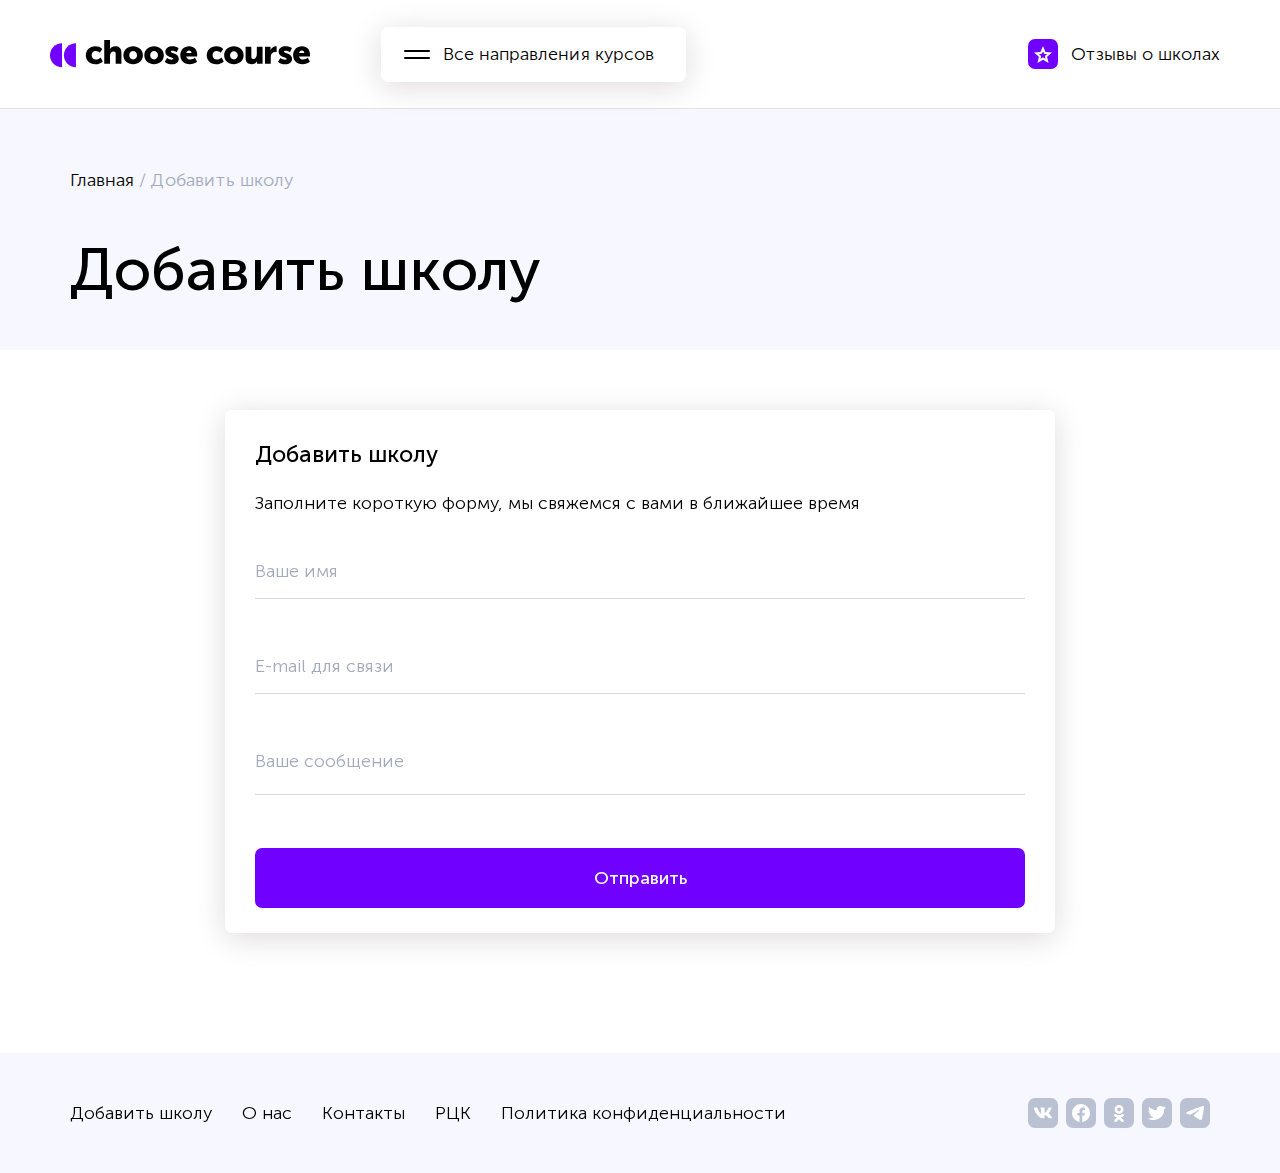
<file: addSchoolPage.html>
<!doctype html>
<html lang="ru">
<head>
    <meta charset="UTF-8">
    <meta name="viewport"
          content="width=device-width, user-scalable=no, initial-scale=1.0, maximum-scale=1.0, minimum-scale=1.0">
    <meta http-equiv="X-UA-Compatible" content="ie=edge">
    <link rel="stylesheet" href="assets/css/fonts.css">
    <link rel="stylesheet" href="assets/css/normal.css">
    <link rel="stylesheet" href="assets/css/addSchoolPage/addShoolStyle.css">
    <link rel="stylesheet" href="assets/css/addSchoolPage/mobile.css">
    <title>Добавить школу</title>
</head>
<body>
<div id="wrapper">
    <div class="dark" id="dark"></div>
    <header>
        <div class="content header">
            <div class="left">
                <div class="logoAndButton">
                    <a class="logo" href="index.html">
                        <svg width="260" height="28" viewBox="0 0 260 28" fill="none"
                             xmlns="http://www.w3.org/2000/svg">
                            <path d="M0 15.27C0 21.8966 5.37666 27.2748 12.0015 27.2748V3.26526C5.37666 3.26526 0 8.64339 0 15.27Z"
                                  fill="#7000FF"/>
                            <path d="M13.9217 15.27C13.9217 21.8966 19.2984 27.2748 25.9232 27.2748V3.26526C19.2984 3.26526 13.9217 8.64339 13.9217 15.27Z"
                                  fill="#7000FF"/>
                            <path d="M45.4136 6.29053C47.8139 6.29053 50.5502 7.05883 52.2784 8.88355L49.8301 12.7731C48.822 11.8127 47.2858 11.0924 45.7976 11.0924C43.0613 11.0924 41.6691 13.1572 41.6691 15.2221C41.6691 17.2389 43.0613 19.4958 45.9897 19.4958C47.6699 19.4958 49.4461 18.4874 50.6942 17.4309L52.8065 21.4645C51.1263 23.1932 48.2939 24.2977 45.4136 24.2977C39.2688 24.2977 35.8124 20.024 35.8124 15.2701C35.8604 10.6603 39.2688 6.29053 45.4136 6.29053Z"
                                  fill="black"/>
                            <path d="M54.2467 0H60.0074V7.53898C60.0074 8.40333 59.9594 9.02757 59.9594 9.02757H60.0074C60.9675 7.34691 62.9837 6.29049 65.24 6.29049C68.6964 6.29049 71.4328 7.87512 71.4328 12.725V23.8654H65.6721V13.7815C65.6721 12.1968 65.048 11.5246 63.7518 11.5246C61.2555 11.5246 60.0074 13.4933 60.0074 16.1344V23.8654H54.2467V0V0Z"
                                  fill="black"/>
                            <path d="M83.0983 6.29053C88.523 6.29053 92.8915 9.93997 92.8915 15.3181C92.8915 20.6962 88.571 24.2496 83.1463 24.2496C77.7216 24.2496 73.4011 20.6962 73.4011 15.3181C73.4011 9.93997 77.7217 6.29053 83.0983 6.29053ZM83.1463 19.4477C85.2586 19.4477 87.0348 17.8631 87.0348 15.3181C87.0348 12.7251 85.2106 11.0924 83.1463 11.0924C81.0821 11.0924 79.2578 12.7251 79.2578 15.3181C79.2098 17.9111 81.0341 19.4477 83.1463 19.4477Z"
                                  fill="black"/>
                            <path d="M104.029 6.29053C109.453 6.29053 113.822 9.93997 113.822 15.3181C113.822 20.6962 109.501 24.2496 104.077 24.2496C98.6521 24.2496 94.3316 20.6962 94.3316 15.3181C94.3316 9.93997 98.6521 6.29053 104.029 6.29053ZM104.077 19.4477C106.189 19.4477 107.965 17.8631 107.965 15.3181C107.965 12.7251 106.141 11.0924 104.077 11.0924C102.013 11.0924 100.188 12.7251 100.188 15.3181C100.188 17.9111 101.965 19.4477 104.077 19.4477Z"
                                  fill="black"/>
                            <path d="M117.134 17.9591C118.383 19.0156 120.159 19.6878 121.791 19.6878C122.943 19.6878 123.375 19.3037 123.375 18.7755C123.375 16.9507 115.31 17.3349 115.31 11.7167C115.31 8.16327 118.479 6.29053 122.463 6.29053C124.671 6.29053 126.88 6.86676 128.608 8.25931L126.64 12.2449C125.631 11.4286 123.759 10.8523 122.319 10.8523C121.071 10.8523 120.735 11.2365 120.735 11.6687C120.735 13.4934 128.8 13.0612 128.8 18.6314C128.8 21.8487 126.112 24.2977 121.743 24.2977C119.295 24.2977 116.654 23.4813 114.734 21.7526L117.134 17.9591Z"
                                  fill="black"/>
                            <path d="M139.217 6.29053C144.306 6.29053 147.186 9.84393 147.186 14.5978C147.186 15.2221 147.138 15.7983 147.042 16.4225H136.193C136.625 18.5354 138.353 19.4958 140.177 19.4958C141.857 19.4958 143.538 18.6794 144.93 17.7671L147.09 21.8007C145.218 23.3853 142.386 24.2977 139.745 24.2977C133.6 24.2977 130.288 19.8799 130.288 15.2701C130.288 10.2281 133.696 6.29053 139.217 6.29053ZM141.473 13.1092C141.473 11.7167 140.561 10.5162 139.121 10.5162C137.441 10.5162 136.673 11.7167 136.337 13.1092H141.473V13.1092Z"
                                  fill="black"/>
                            <path d="M166.34 6.29053C168.741 6.29053 171.477 7.05883 173.205 8.88355L170.757 12.7731C169.749 11.8127 168.213 11.0924 166.725 11.0924C163.988 11.0924 162.596 13.1572 162.596 15.2221C162.596 17.2389 163.988 19.4958 166.917 19.4958C168.597 19.4958 170.373 18.4874 171.621 17.4309L173.733 21.4645C172.053 23.1932 169.221 24.2977 166.34 24.2977C160.196 24.2977 156.739 20.024 156.739 15.2701C156.787 10.6603 160.196 6.29053 166.34 6.29053Z"
                                  fill="black"/>
                            <path d="M183.863 6.29053C189.287 6.29053 193.656 9.93997 193.656 15.3181C193.656 20.6962 189.335 24.2496 183.911 24.2496C178.486 24.2496 174.165 20.6962 174.165 15.3181C174.117 9.93997 178.486 6.29053 183.863 6.29053ZM183.911 19.4958C186.023 19.4958 187.799 17.9111 187.799 15.3661C187.799 12.7731 185.975 11.1404 183.911 11.1404C181.798 11.1404 180.022 12.7731 180.022 15.3661C179.974 17.9111 181.798 19.4958 183.911 19.4958Z"
                                  fill="black"/>
                            <path d="M195.576 6.67468H201.337V16.7587C201.337 18.3433 201.961 19.0156 203.161 19.0156C205.609 19.0156 206.809 16.8547 206.809 14.2617V6.67468H212.57V23.8655H207.049V22.3769C207.049 21.8007 207.097 21.3205 207.097 21.3205H207.049C206.137 23.1452 203.977 24.2977 201.673 24.2977C198.264 24.2977 195.576 22.713 195.576 17.8631V6.67468V6.67468Z"
                                  fill="black"/>
                            <path d="M214.97 6.67463H220.491V9.55577C220.491 10.132 220.443 10.6122 220.443 10.6122H220.491C221.211 8.25926 223.42 6.3385 225.964 6.3385C226.204 6.3385 226.444 6.38652 226.636 6.38652V12.0528C226.444 12.0047 225.868 11.9567 225.484 11.9567C222.267 11.9567 220.731 13.9735 220.731 17.1428V23.8174H214.97V6.67463Z"
                                  fill="black"/>
                            <path d="M230.428 17.9591C231.677 19.0156 233.453 19.6878 235.085 19.6878C236.237 19.6878 236.669 19.3037 236.669 18.7755C236.669 16.9507 228.604 17.3349 228.604 11.7167C228.604 8.16327 231.773 6.29053 235.757 6.29053C237.965 6.29053 240.174 6.86676 241.902 8.25931L239.934 12.2449C238.925 11.4286 237.053 10.8523 235.613 10.8523C234.365 10.8523 234.029 11.2365 234.029 11.6687C234.029 13.4934 242.094 13.0612 242.094 18.6314C242.094 21.8487 239.406 24.2977 235.037 24.2977C232.589 24.2977 229.948 23.4813 228.028 21.7526L230.428 17.9591Z"
                                  fill="black"/>
                            <path d="M252.031 6.29053C257.12 6.29053 260 9.84393 260 14.5978C260 15.2221 259.952 15.7983 259.856 16.4225H249.007C249.439 18.5354 251.167 19.4958 252.991 19.4958C254.671 19.4958 256.352 18.6794 257.744 17.7671L259.904 21.8007C258.032 23.3853 255.199 24.2977 252.559 24.2977C246.414 24.2977 243.102 19.8799 243.102 15.2701C243.102 10.2281 246.51 6.29053 252.031 6.29053ZM254.287 13.1092C254.287 11.7167 253.375 10.5162 251.935 10.5162C250.255 10.5162 249.487 11.7167 249.151 13.1092H254.287V13.1092Z"
                                  fill="black"/>
                        </svg>
                    </a>
                    <div id="coursesBtn" class="coursesBtn">
                        <svg id="burger" width="26" height="9" viewBox="0 0 26 9" fill="none"
                             xmlns="http://www.w3.org/2000/svg">
                            <line x1="1" y1="1" x2="25" y2="1" stroke="var(--burger-color)" stroke-width="2"
                                  stroke-linecap="round"/>
                            <line x1="1" y1="8" x2="25" y2="8" stroke="var(--burger-color)" stroke-width="2"
                                  stroke-linecap="round"/>
                        </svg>
                        <svg id="x" width="20" height="20" viewBox="0 0 20 20" fill="none"
                             xmlns="http://www.w3.org/2000/svg">
                            <line x1="1.51456" y1="1.51465" x2="18.4851" y2="18.4852" stroke="white" stroke-width="2"
                                  stroke-linecap="round"/>
                            <line x1="1.51465" y1="18.4852" x2="18.4852" y2="1.51464" stroke="white" stroke-width="2"
                                  stroke-linecap="round"/>
                        </svg>
                        <p>Все направления курсов</p>
                    </div>
                </div>
            </div>
            <div class="feedback">
                <div class="starBtn btn-violet">
                    <svg width="18" height="17" viewBox="0 0 18 17" fill="none" xmlns="http://www.w3.org/2000/svg">
                        <path d="M9.00281 2.55457L10.6073 6.33296L10.8427 6.88712L11.4425 6.93845L15.544 7.28938L12.4428 9.95698L11.9831 10.3524L12.1212 10.9428L13.0533 14.9287L9.51839 12.8107L9.00484 12.5031L8.49107 12.8104L4.94992 14.9287L5.88734 10.9441L6.02655 10.3524L5.56536 9.9564L2.45893 7.28913L6.55746 6.93845L7.15647 6.8872L7.39216 6.33413L9.00281 2.55457Z"
                              stroke="white" stroke-width="2"/>
                    </svg>
                </div>
                <a href="#">Отзывы о школах</a>
            </div>
        </div>
    </header>
    <div class="menu" id="menu">
        <div class="content">
            <ul class="menuList">
                <li class="menuItem">
                    <div class="titleMenu">
                        <img class="drop" src="assets/images/drop.svg" alt="drop">
                        <a href="#" class="menuLink menuArrow">Аналитика</a>
                    </div>
                    <div class="ulBox">
                        <ul id="subMenuAnalyticList" class="subMenuList subMenuList_active"></ul>
                    </div>
                </li>
                <li class="menuItem">
                    <div class="titleMenu">
                        <img class="drop" src="assets/images/drop.svg" alt="drop">
                        <a href="#" class="menuLink menuArrow">Дизайн</a>
                    </div>
                    <div class="ulBox">
                        <ul id="subMenuDesignList" class="subMenuList"></ul>
                    </div>
                </li>
                <li class="menuItem">
                    <div class="titleMenu">
                        <img class="drop" src="assets/images/drop.svg" alt="drop">
                        <a href="#" class="menuLink menuArrow">Программирование</a>
                    </div>
                    <div class="ulBox">
                        <ul id="subMenuProgramList" class="subMenuList"></ul>
                    </div>

                </li>
                <li class="menuItem">
                    <div class="titleMenu">
                        <img class="drop" src="assets/images/drop.svg" alt="drop">
                        <a href="#" class="menuLink menuArrow">Иностранные языки</a>
                    </div>
                    <div class="ulBox">
                        <ul id="subMenuForeignList" class="subMenuList"></ul>
                    </div>

                </li>
                <li class="menuItem">
                    <div class="titleMenu">
                        <img class="drop" src="assets/images/drop.svg" alt="drop">
                        <a href="#" class="menuLink menuArrow">Маркетинг</a>
                    </div>
                    <div class="ulBox">
                        <ul id="subMenuMarkList" class="subMenuList"></ul>
                    </div>
                </li>
                <li class="menuItem">
                    <div class="titleMenu">
                        <img class="drop" src="assets/images/drop.svg" alt="drop">
                        <a href="#" class="menuLink menuArrow">Управление</a>
                    </div>
                    <div class="ulBox">
                        <ul id="subMenuManageList" class="subMenuList"></ul>
                    </div>
                </li>
                <li id="schoolFeedback" class="menuItem">
                    <div class="titleMenu">
                        <a class="menuLink menuArrow" href="#">Отзывы о школах</a>
                    </div>
                </li>
            </ul>
        </div>
    </div>
    <main>
        <div class="head-present">
            <div class="content">
                <div class="box">
                    <div class="navigation">
                        <a href="index.html">Главная</a> <span>/</span> <span>Добавить школу</span>
                    </div>
                    <div class="title">
                        Добавить школу
                    </div>
                </div>
            </div>
        </div>
        <div class="content">
            <form class="school-form form">
                <label class="label">Добавить школу</label>
                <p>Заполните короткую форму, мы свяжемся с вами в ближайшее время</p>
                <div class="name-input input-box">
                    <label class="label-name" for="name-input">Ваше имя</label>
                    <input id="name-input" class="input" type="text">
                </div>
                <div class="email-input input-box">
                    <label class="label-email" for="email-input">E-mail для связи</label>
                    <input id="email-input" class="input" type="text">
                </div>
                <div class="feed-input input-box">
                    <label class="label-feed" for="feedback-input">Ваше сообщение</label>
                    <textarea id="feedback-input" class="input textarea" type="text"></textarea>
                </div>
                <button type="submit" class="send btn-violet">Отправить</button>
            </form>
        </div>
    </main>
    <footer>
        <div class="content footer">
            <div class="links">
                <a href="addSchoolPage.html">Добавить школу</a>
                <a href="aboutUsPage.html">О нас</a>
                <a href="contactsPage.html">Контакты</a>
                <a href="aboutRCKPage.html">РЦК</a>
                <a href="privacyPolicyPage.html">Политика конфиденциальности</a>
            </div>
            <div class="socialMedia">
                <div class="icon-vk">
                    <svg width="18" height="12" viewBox="0 0 18 12" fill="none" xmlns="http://www.w3.org/2000/svg">
                        <path fill-rule="evenodd" clip-rule="evenodd"
                              d="M2.64437 0.59375H0.675168C0.112534 0.59375 0 0.858575 0 1.15051C0 1.67201 0.667608 4.25832 3.10848 7.67894C4.73574 10.0149 7.02837 11.2812 9.11463 11.2812C10.3664 11.2812 10.5212 11 10.5212 10.5156V8.74999C10.5212 8.18749 10.6398 8.07522 11.0361 8.07522C11.3282 8.07522 11.8289 8.22124 12.9972 9.34754C14.3324 10.6824 14.5525 11.2812 15.3035 11.2812H17.2727C17.8354 11.2812 18.1167 11 17.9544 10.445C17.7768 9.89181 17.1394 9.08918 16.2935 8.13782C15.8345 7.59552 15.146 7.01153 14.9374 6.71948C14.6453 6.34407 14.7288 6.17718 14.9374 5.8435C14.9374 5.8435 17.3366 2.46457 17.5869 1.31746C17.7121 0.900256 17.5869 0.59375 16.9914 0.59375H15.0222C14.5215 0.59375 14.2907 0.858575 14.1655 1.15051C14.1655 1.15051 13.1641 3.59086 11.7455 5.17604C11.2865 5.63487 11.0779 5.7809 10.8275 5.7809C10.7023 5.7809 10.5212 5.63487 10.5212 5.21778V1.31746C10.5212 0.816837 10.3759 0.59375 9.95855 0.59375H6.86407C6.55121 0.59375 6.36299 0.826062 6.36299 1.04628C6.36299 1.52081 7.07231 1.63027 7.14543 2.96514V5.86437C7.14543 6.5 7.03057 6.61525 6.78026 6.61525C6.11268 6.61525 4.4888 4.16399 3.52569 1.35914C3.33697 0.813969 3.14763 0.59375 2.64437 0.59375Z"
                              fill="white"/>
                    </svg>
                </div>
                <div class="icon-facebook">
                    <svg width="18" height="18" viewBox="0 0 18 18" fill="none" xmlns="http://www.w3.org/2000/svg">
                        <path d="M18 9C18 4.05 13.95 0 9 0C4.05 0 0 4.05 0 9C0 13.5 3.2625 17.2125 7.5375 17.8875V11.5875H5.2875V9H7.5375V6.975C7.5375 4.725 8.8875 3.4875 10.9125 3.4875C11.925 3.4875 12.9375 3.7125 12.9375 3.7125V5.9625H11.8125C10.6875 5.9625 10.35 6.6375 10.35 7.3125V9H12.825L12.375 11.5875H10.2375V18C14.7375 17.325 18 13.5 18 9Z"
                              fill="white"/>
                    </svg>
                </div>
                <div class="icon-ok">
                    <svg width="10" height="17" viewBox="0 0 10 17" fill="none" xmlns="http://www.w3.org/2000/svg">
                        <path fill-rule="evenodd" clip-rule="evenodd"
                              d="M9.46922 4.39303C9.46922 6.81312 7.47141 8.78602 5.02065 8.78602C2.5434 8.78602 0.545566 6.81312 0.545566 4.39303C0.545566 1.97292 2.5434 0 5.02065 0C7.47141 0 9.46922 1.97292 9.46922 4.39303ZM6.85872 4.39303C6.85872 3.39342 6.03291 2.57794 5.02065 2.57794C3.98184 2.57794 3.15602 3.39342 3.18271 4.39303C3.18271 5.39265 4.00852 6.20807 5.02065 6.20807C6.03291 6.20807 6.85872 5.39265 6.85872 4.39303Z"
                              fill="white"/>
                        <path d="M9.38929 11.3377C8.59016 11.8375 7.7111 12.1795 6.80547 12.39L9.33604 14.81C9.8421 15.3099 9.8421 16.1253 9.33604 16.6252C8.82997 17.1249 8.00416 17.1249 7.49809 16.6252L5.04734 14.205L2.59671 16.6252C2.33032 16.8619 2.01067 16.9934 1.66438 16.9934C1.3181 16.9934 0.998444 16.8882 0.732065 16.6252C0.225936 16.1253 0.225936 15.3099 0.732065 14.81L3.2094 12.3636C2.30368 12.1531 1.42464 11.8113 0.625512 11.3114C0.0128378 10.9432 -0.173624 10.154 0.172664 9.54895C0.572239 8.9439 1.37137 8.78614 1.98403 9.15437C3.7954 10.2855 6.1661 10.2855 7.97748 9.15437C8.59016 8.75979 9.41597 8.9439 9.78885 9.54895C10.1884 10.154 10.002 10.9694 9.38929 11.3377Z"
                              fill="white"/>
                    </svg>
                </div>
                <div class="icon-twitter">
                    <svg width="18" height="14" viewBox="0 0 18 14" fill="none" xmlns="http://www.w3.org/2000/svg">
                        <path d="M18 1.61538C17.325 1.93846 16.65 2.04615 15.8625 2.15385C16.65 1.72308 17.2125 1.07692 17.4375 0.215384C16.7625 0.646154 15.975 0.861539 15.075 1.07692C14.4 0.430769 13.3875 0 12.375 0C10.0125 0 8.2125 2.15385 8.775 4.30769C5.7375 4.2 3.0375 2.8 1.125 0.646154C0.1125 2.26154 0.675 4.30769 2.25 5.38462C1.6875 5.38462 1.125 5.16923 0.5625 4.95385C0.5625 6.56923 1.8 8.07692 3.4875 8.50769C2.925 8.61539 2.3625 8.72308 1.8 8.61539C2.25 10.0154 3.6 11.0923 5.2875 11.0923C3.9375 12.0615 1.9125 12.6 0 12.3846C1.6875 13.3538 3.6 14 5.625 14C12.4875 14 16.3125 8.50769 16.0875 3.44615C16.875 3.01538 17.55 2.36923 18 1.61538Z"
                              fill="white"/>
                    </svg>
                </div>
                <div class="icon-telegram">
                    <svg width="18" height="14" viewBox="0 0 18 14" fill="none" xmlns="http://www.w3.org/2000/svg">
                        <path d="M1.23741 6.02697C6.06923 4.05126 9.29121 2.74875 10.9033 2.11944C15.5063 0.322639 16.4627 0.0105163 17.0861 9.9919e-05C17.2232 -0.00205699 17.5298 0.0298337 17.7284 0.181063C17.8961 0.308757 17.9422 0.481255 17.9643 0.602323C17.9864 0.723392 18.0139 0.999189 17.992 1.21469C17.7426 3.67437 16.6633 9.64338 16.1142 12.3983C15.8818 13.564 15.4244 13.9548 14.9815 13.9931C14.0189 14.0762 13.288 13.3961 12.3558 12.8226C10.897 11.9251 10.0729 11.3664 8.65691 10.4907C7.02048 9.47862 8.08131 8.92236 9.0139 8.01329C9.25797 7.77538 13.4988 4.15516 13.5809 3.82675C13.5912 3.78568 13.6007 3.63258 13.5038 3.55173C13.4069 3.47089 13.2639 3.49853 13.1606 3.52052C13.0143 3.55169 10.6839 4.9973 6.16938 7.85735C5.5079 8.28364 4.90875 8.49135 4.37193 8.48046C3.78013 8.46846 2.64175 8.16643 1.79548 7.90825C0.757494 7.59159 -0.0674757 7.42417 0.00436067 6.88638C0.0417775 6.60627 0.452793 6.3198 1.23741 6.02697Z"
                              fill="white"/>
                    </svg>
                </div>
            </div>
        </div>
    </footer>
</div>
<script src="https://ajax.googleapis.com/ajax/libs/jquery/3.5.1/jquery.min.js"></script>
<script src="assets/js/script.js"></script>
<script src="assets/js/addSchool.js"></script>
</body>
</html>
</file>
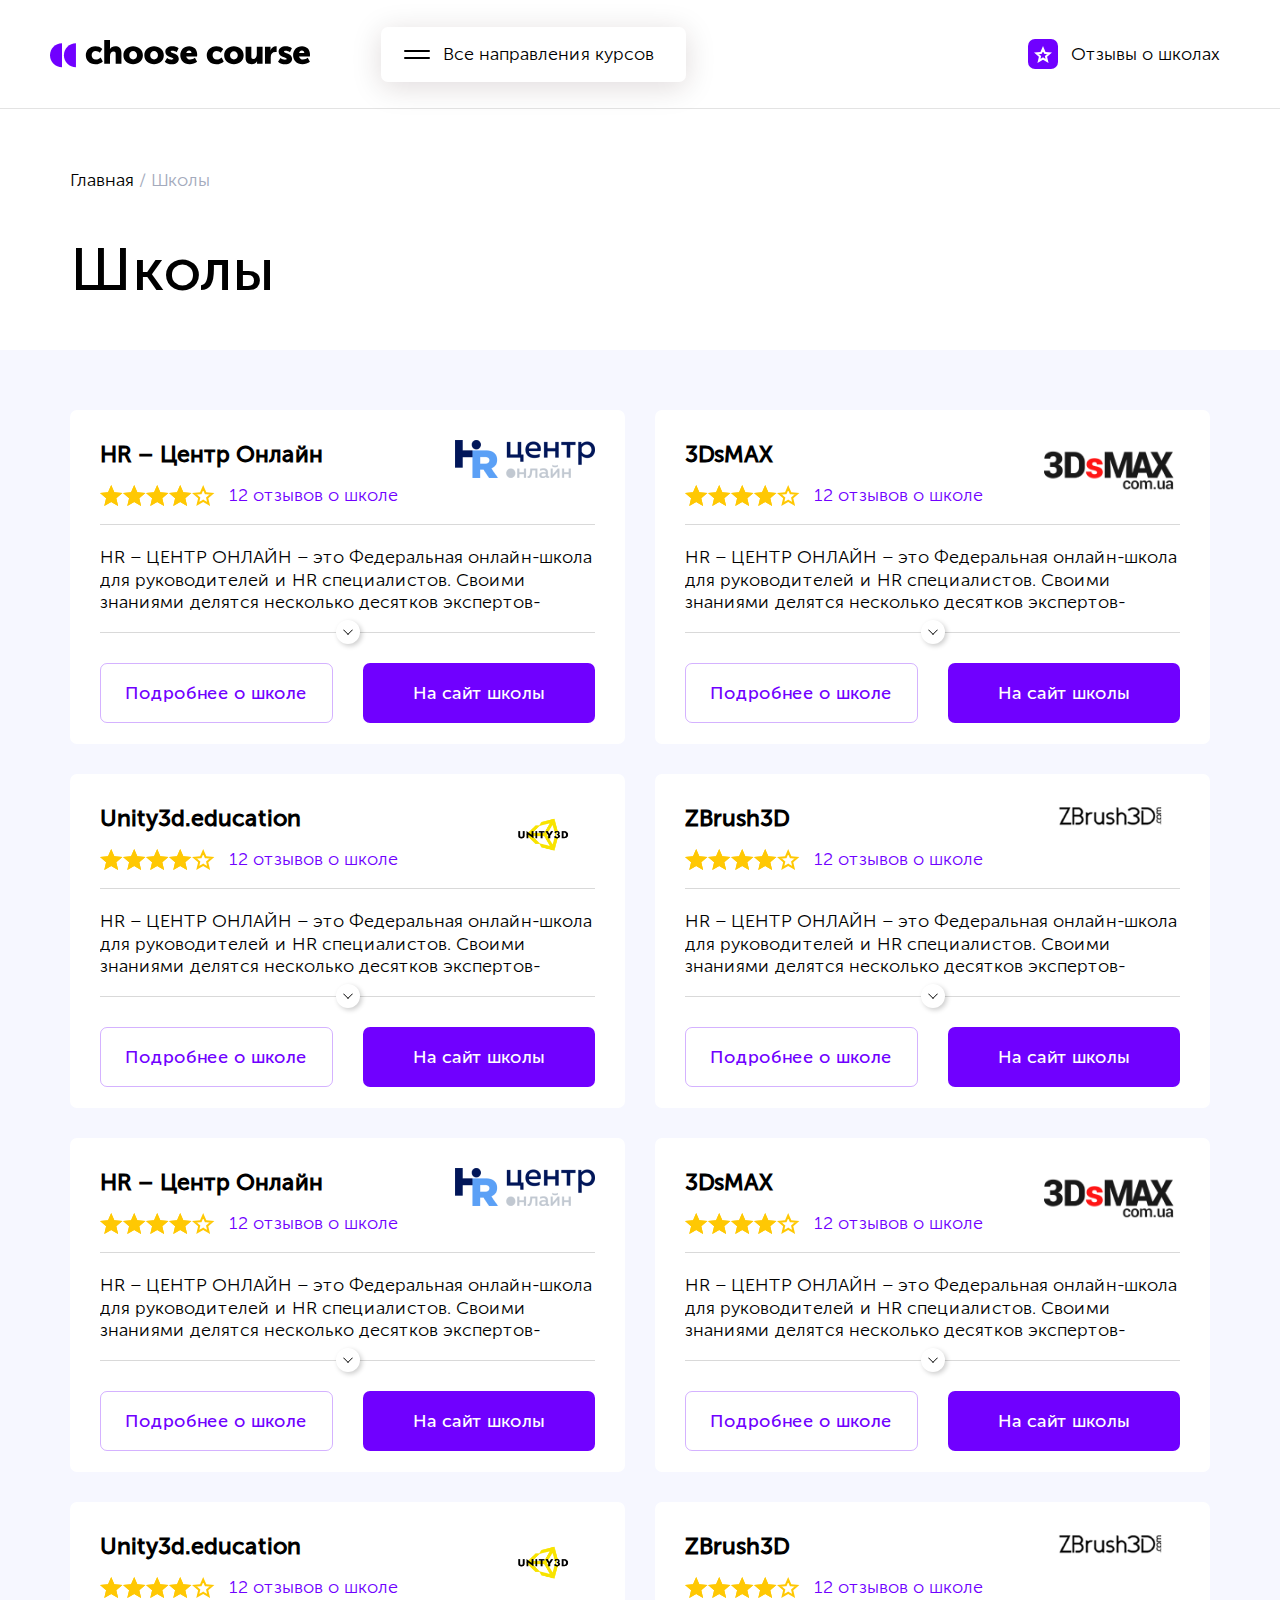
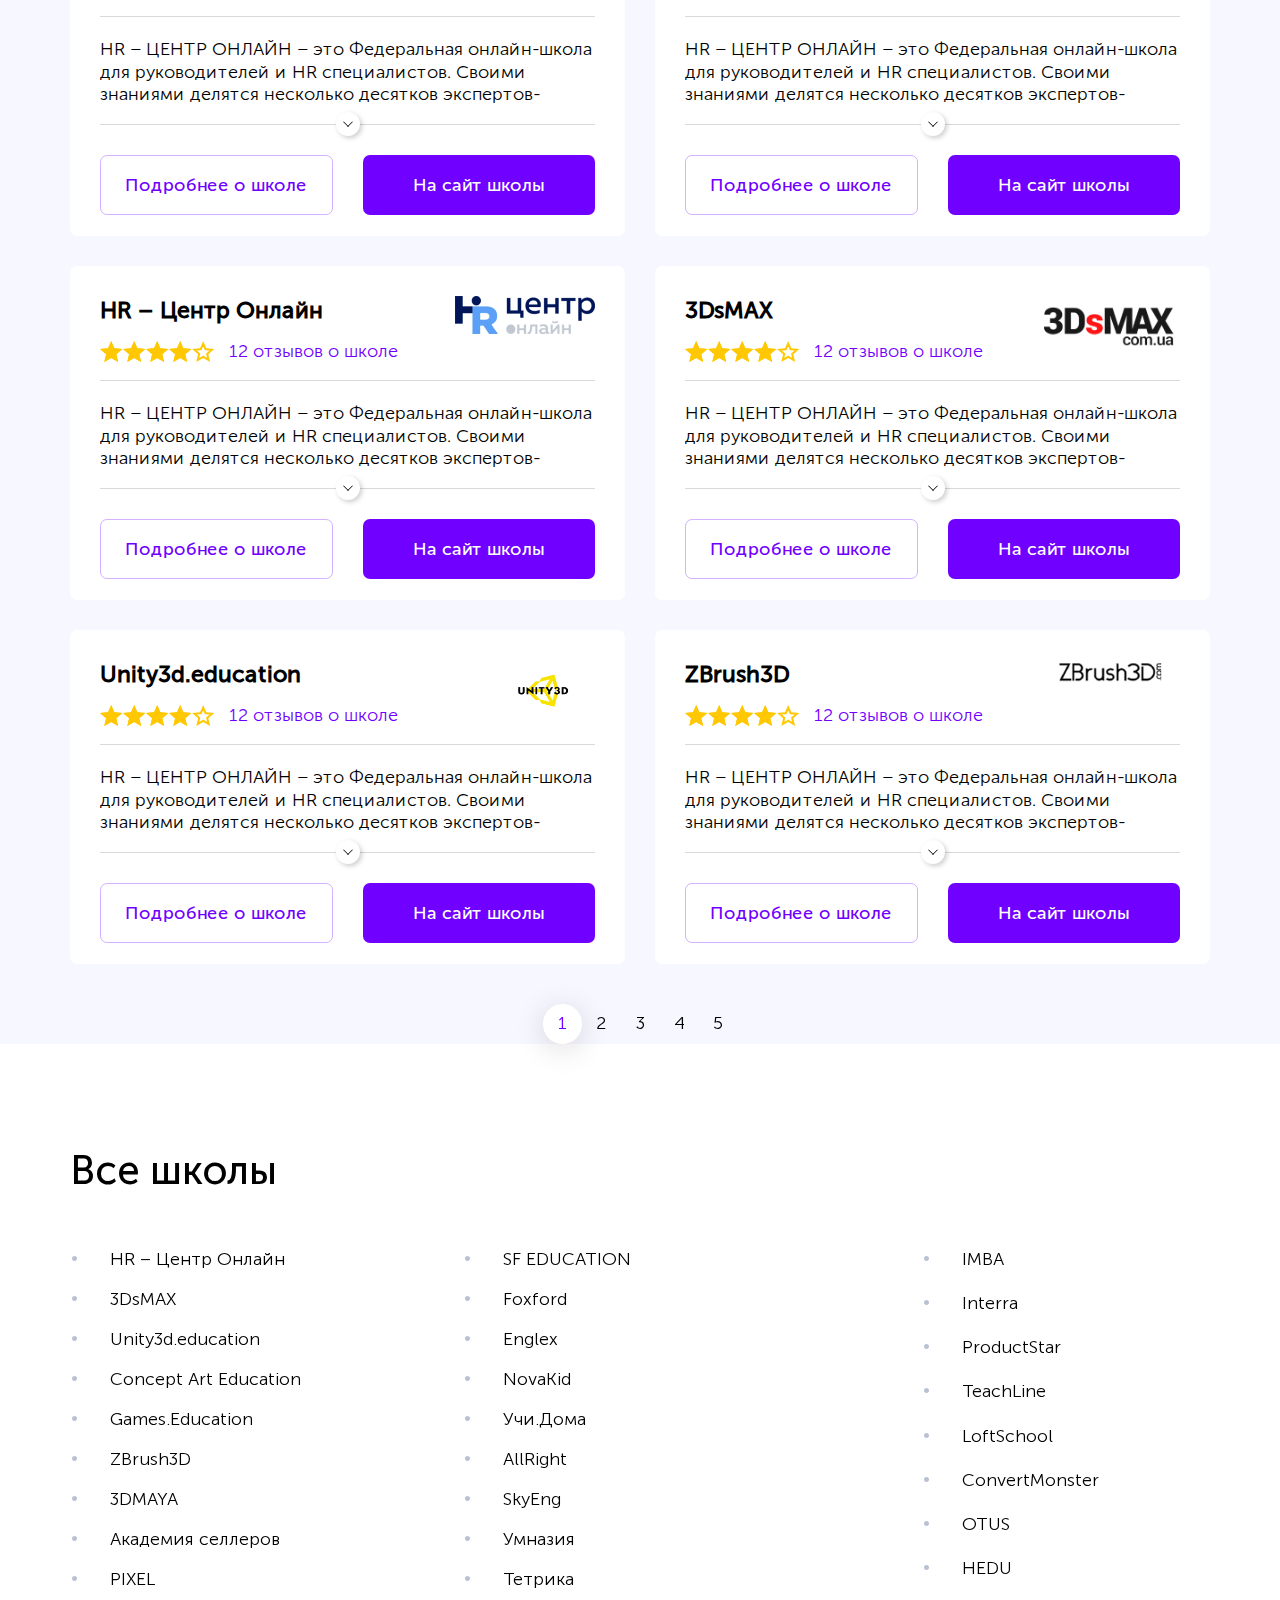
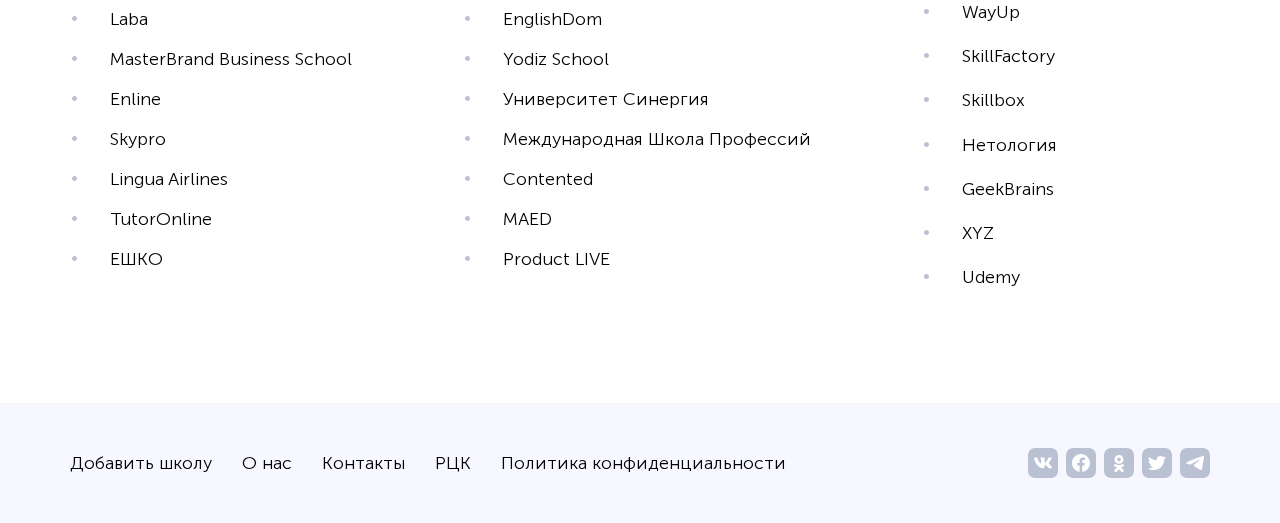
<file: allSchoolsPage.html>
<!doctype html>
<html lang="en">
<head>
    <meta charset="UTF-8">
    <meta name="viewport"
          content="width=device-width, user-scalable=no, initial-scale=1.0, maximum-scale=1.0, minimum-scale=1.0">
    <meta http-equiv="X-UA-Compatible" content="ie=edge">
    <link rel="stylesheet" href="assets/css/fonts.css">
    <link rel="stylesheet" href="assets/css/normal.css">
    <link rel="stylesheet" href="assets/css/AllSchoolsPage/schoolsStyles.css">
    <link rel="stylesheet" href="assets/css/AllSchoolsPage/mobile.css">
    <title>Школы</title>
</head>
<body>
<div id="wrapper">
    <div class="dark" id="dark"></div>
    <header>
        <div class="content header">
            <div class="left">
                <div class="logoAndButton">
                    <a class="logo" href="index.html">
                        <svg width="260" height="28" viewBox="0 0 260 28" fill="none"
                             xmlns="http://www.w3.org/2000/svg">
                            <path d="M0 15.27C0 21.8966 5.37666 27.2748 12.0015 27.2748V3.26526C5.37666 3.26526 0 8.64339 0 15.27Z"
                                  fill="#7000FF"/>
                            <path d="M13.9217 15.27C13.9217 21.8966 19.2984 27.2748 25.9232 27.2748V3.26526C19.2984 3.26526 13.9217 8.64339 13.9217 15.27Z"
                                  fill="#7000FF"/>
                            <path d="M45.4136 6.29053C47.8139 6.29053 50.5502 7.05883 52.2784 8.88355L49.8301 12.7731C48.822 11.8127 47.2858 11.0924 45.7976 11.0924C43.0613 11.0924 41.6691 13.1572 41.6691 15.2221C41.6691 17.2389 43.0613 19.4958 45.9897 19.4958C47.6699 19.4958 49.4461 18.4874 50.6942 17.4309L52.8065 21.4645C51.1263 23.1932 48.2939 24.2977 45.4136 24.2977C39.2688 24.2977 35.8124 20.024 35.8124 15.2701C35.8604 10.6603 39.2688 6.29053 45.4136 6.29053Z"
                                  fill="black"/>
                            <path d="M54.2467 0H60.0074V7.53898C60.0074 8.40333 59.9594 9.02757 59.9594 9.02757H60.0074C60.9675 7.34691 62.9837 6.29049 65.24 6.29049C68.6964 6.29049 71.4328 7.87512 71.4328 12.725V23.8654H65.6721V13.7815C65.6721 12.1968 65.048 11.5246 63.7518 11.5246C61.2555 11.5246 60.0074 13.4933 60.0074 16.1344V23.8654H54.2467V0V0Z"
                                  fill="black"/>
                            <path d="M83.0983 6.29053C88.523 6.29053 92.8915 9.93997 92.8915 15.3181C92.8915 20.6962 88.571 24.2496 83.1463 24.2496C77.7216 24.2496 73.4011 20.6962 73.4011 15.3181C73.4011 9.93997 77.7217 6.29053 83.0983 6.29053ZM83.1463 19.4477C85.2586 19.4477 87.0348 17.8631 87.0348 15.3181C87.0348 12.7251 85.2106 11.0924 83.1463 11.0924C81.0821 11.0924 79.2578 12.7251 79.2578 15.3181C79.2098 17.9111 81.0341 19.4477 83.1463 19.4477Z"
                                  fill="black"/>
                            <path d="M104.029 6.29053C109.453 6.29053 113.822 9.93997 113.822 15.3181C113.822 20.6962 109.501 24.2496 104.077 24.2496C98.6521 24.2496 94.3316 20.6962 94.3316 15.3181C94.3316 9.93997 98.6521 6.29053 104.029 6.29053ZM104.077 19.4477C106.189 19.4477 107.965 17.8631 107.965 15.3181C107.965 12.7251 106.141 11.0924 104.077 11.0924C102.013 11.0924 100.188 12.7251 100.188 15.3181C100.188 17.9111 101.965 19.4477 104.077 19.4477Z"
                                  fill="black"/>
                            <path d="M117.134 17.9591C118.383 19.0156 120.159 19.6878 121.791 19.6878C122.943 19.6878 123.375 19.3037 123.375 18.7755C123.375 16.9507 115.31 17.3349 115.31 11.7167C115.31 8.16327 118.479 6.29053 122.463 6.29053C124.671 6.29053 126.88 6.86676 128.608 8.25931L126.64 12.2449C125.631 11.4286 123.759 10.8523 122.319 10.8523C121.071 10.8523 120.735 11.2365 120.735 11.6687C120.735 13.4934 128.8 13.0612 128.8 18.6314C128.8 21.8487 126.112 24.2977 121.743 24.2977C119.295 24.2977 116.654 23.4813 114.734 21.7526L117.134 17.9591Z"
                                  fill="black"/>
                            <path d="M139.217 6.29053C144.306 6.29053 147.186 9.84393 147.186 14.5978C147.186 15.2221 147.138 15.7983 147.042 16.4225H136.193C136.625 18.5354 138.353 19.4958 140.177 19.4958C141.857 19.4958 143.538 18.6794 144.93 17.7671L147.09 21.8007C145.218 23.3853 142.386 24.2977 139.745 24.2977C133.6 24.2977 130.288 19.8799 130.288 15.2701C130.288 10.2281 133.696 6.29053 139.217 6.29053ZM141.473 13.1092C141.473 11.7167 140.561 10.5162 139.121 10.5162C137.441 10.5162 136.673 11.7167 136.337 13.1092H141.473V13.1092Z"
                                  fill="black"/>
                            <path d="M166.34 6.29053C168.741 6.29053 171.477 7.05883 173.205 8.88355L170.757 12.7731C169.749 11.8127 168.213 11.0924 166.725 11.0924C163.988 11.0924 162.596 13.1572 162.596 15.2221C162.596 17.2389 163.988 19.4958 166.917 19.4958C168.597 19.4958 170.373 18.4874 171.621 17.4309L173.733 21.4645C172.053 23.1932 169.221 24.2977 166.34 24.2977C160.196 24.2977 156.739 20.024 156.739 15.2701C156.787 10.6603 160.196 6.29053 166.34 6.29053Z"
                                  fill="black"/>
                            <path d="M183.863 6.29053C189.287 6.29053 193.656 9.93997 193.656 15.3181C193.656 20.6962 189.335 24.2496 183.911 24.2496C178.486 24.2496 174.165 20.6962 174.165 15.3181C174.117 9.93997 178.486 6.29053 183.863 6.29053ZM183.911 19.4958C186.023 19.4958 187.799 17.9111 187.799 15.3661C187.799 12.7731 185.975 11.1404 183.911 11.1404C181.798 11.1404 180.022 12.7731 180.022 15.3661C179.974 17.9111 181.798 19.4958 183.911 19.4958Z"
                                  fill="black"/>
                            <path d="M195.576 6.67468H201.337V16.7587C201.337 18.3433 201.961 19.0156 203.161 19.0156C205.609 19.0156 206.809 16.8547 206.809 14.2617V6.67468H212.57V23.8655H207.049V22.3769C207.049 21.8007 207.097 21.3205 207.097 21.3205H207.049C206.137 23.1452 203.977 24.2977 201.673 24.2977C198.264 24.2977 195.576 22.713 195.576 17.8631V6.67468V6.67468Z"
                                  fill="black"/>
                            <path d="M214.97 6.67463H220.491V9.55577C220.491 10.132 220.443 10.6122 220.443 10.6122H220.491C221.211 8.25926 223.42 6.3385 225.964 6.3385C226.204 6.3385 226.444 6.38652 226.636 6.38652V12.0528C226.444 12.0047 225.868 11.9567 225.484 11.9567C222.267 11.9567 220.731 13.9735 220.731 17.1428V23.8174H214.97V6.67463Z"
                                  fill="black"/>
                            <path d="M230.428 17.9591C231.677 19.0156 233.453 19.6878 235.085 19.6878C236.237 19.6878 236.669 19.3037 236.669 18.7755C236.669 16.9507 228.604 17.3349 228.604 11.7167C228.604 8.16327 231.773 6.29053 235.757 6.29053C237.965 6.29053 240.174 6.86676 241.902 8.25931L239.934 12.2449C238.925 11.4286 237.053 10.8523 235.613 10.8523C234.365 10.8523 234.029 11.2365 234.029 11.6687C234.029 13.4934 242.094 13.0612 242.094 18.6314C242.094 21.8487 239.406 24.2977 235.037 24.2977C232.589 24.2977 229.948 23.4813 228.028 21.7526L230.428 17.9591Z"
                                  fill="black"/>
                            <path d="M252.031 6.29053C257.12 6.29053 260 9.84393 260 14.5978C260 15.2221 259.952 15.7983 259.856 16.4225H249.007C249.439 18.5354 251.167 19.4958 252.991 19.4958C254.671 19.4958 256.352 18.6794 257.744 17.7671L259.904 21.8007C258.032 23.3853 255.199 24.2977 252.559 24.2977C246.414 24.2977 243.102 19.8799 243.102 15.2701C243.102 10.2281 246.51 6.29053 252.031 6.29053ZM254.287 13.1092C254.287 11.7167 253.375 10.5162 251.935 10.5162C250.255 10.5162 249.487 11.7167 249.151 13.1092H254.287V13.1092Z"
                                  fill="black"/>
                        </svg>
                    </a>
                    <div id="coursesBtn" class="coursesBtn">
                        <svg id="burger" width="26" height="9" viewBox="0 0 26 9" fill="none"
                             xmlns="http://www.w3.org/2000/svg">
                            <line x1="1" y1="1" x2="25" y2="1" stroke="var(--burger-color)" stroke-width="2"
                                  stroke-linecap="round"/>
                            <line x1="1" y1="8" x2="25" y2="8" stroke="var(--burger-color)" stroke-width="2"
                                  stroke-linecap="round"/>
                        </svg>
                        <svg id="x" width="20" height="20" viewBox="0 0 20 20" fill="none"
                             xmlns="http://www.w3.org/2000/svg">
                            <line x1="1.51456" y1="1.51465" x2="18.4851" y2="18.4852" stroke="white" stroke-width="2"
                                  stroke-linecap="round"/>
                            <line x1="1.51465" y1="18.4852" x2="18.4852" y2="1.51464" stroke="white" stroke-width="2"
                                  stroke-linecap="round"/>
                        </svg>
                        <p>Все направления курсов</p>
                    </div>
                </div>
            </div>
            <div class="feedback">
                <div class="starBtn btn-violet">
                    <svg width="18" height="17" viewBox="0 0 18 17" fill="none" xmlns="http://www.w3.org/2000/svg">
                        <path d="M9.00281 2.55457L10.6073 6.33296L10.8427 6.88712L11.4425 6.93845L15.544 7.28938L12.4428 9.95698L11.9831 10.3524L12.1212 10.9428L13.0533 14.9287L9.51839 12.8107L9.00484 12.5031L8.49107 12.8104L4.94992 14.9287L5.88734 10.9441L6.02655 10.3524L5.56536 9.9564L2.45893 7.28913L6.55746 6.93845L7.15647 6.8872L7.39216 6.33413L9.00281 2.55457Z"
                              stroke="white" stroke-width="2"/>
                    </svg>
                </div>
                <a href="#">Отзывы о школах</a>
            </div>
        </div>
    </header>
    <div class="menu" id="menu">
        <div class="content">
            <ul class="menuList">
                <li class="menuItem">
                    <div class="titleMenu">
                        <img class="drop" src="assets/images/drop.svg" alt="drop">
                        <a href="#" class="menuLink menuArrow">Аналитика</a>
                    </div>
                    <div class="ulBox">
                        <ul id="subMenuAnalyticList" class="subMenuList subMenuList_active"></ul>
                    </div>
                </li>
                <li class="menuItem">
                    <div class="titleMenu">
                        <img class="drop" src="assets/images/drop.svg" alt="drop">
                        <a href="#" class="menuLink menuArrow">Дизайн</a>
                    </div>
                    <div class="ulBox">
                        <ul id="subMenuDesignList" class="subMenuList"></ul>
                    </div>
                </li>
                <li class="menuItem">
                    <div class="titleMenu">
                        <img class="drop" src="assets/images/drop.svg" alt="drop">
                        <a href="#" class="menuLink menuArrow">Программирование</a>
                    </div>
                    <div class="ulBox">
                        <ul id="subMenuProgramList" class="subMenuList"></ul>
                    </div>

                </li>
                <li class="menuItem">
                    <div class="titleMenu">
                        <img class="drop" src="assets/images/drop.svg" alt="drop">
                        <a href="#" class="menuLink menuArrow">Иностранные языки</a>
                    </div>
                    <div class="ulBox">
                        <ul id="subMenuForeignList" class="subMenuList"></ul>
                    </div>

                </li>
                <li class="menuItem">
                    <div class="titleMenu">
                        <img class="drop" src="assets/images/drop.svg" alt="drop">
                        <a href="#" class="menuLink menuArrow">Маркетинг</a>
                    </div>
                    <div class="ulBox">
                        <ul id="subMenuMarkList" class="subMenuList"></ul>
                    </div>
                </li>
                <li class="menuItem">
                    <div class="titleMenu">
                        <img class="drop" src="assets/images/drop.svg" alt="drop">
                        <a href="#" class="menuLink menuArrow">Управление</a>
                    </div>
                    <div class="ulBox">
                        <ul id="subMenuManageList" class="subMenuList"></ul>
                    </div>
                </li>
                <li id="schoolFeedback" class="menuItem">
                    <div class="titleMenu">
                        <a class="menuLink menuArrow" href="#">Отзывы о школах</a>
                    </div>
                </li>
            </ul>
        </div>
    </div>
    <main>
        <div class="head-present">
            <div class="content">
                <div class="box">
                    <div class="navigation">
                        <a href="index.html">Главная</a> <span>/</span> <span>Школы</span>
                    </div>
                    <div class="title">
                        Школы
                    </div>
                </div>
            </div>
        </div>
        <div class="cards-box">
            <div class="content">
                <div class="cards-box__container">
                    <div class="card">
                        <div class="card__up">
                            <h2 class="name">HR – Центр Онлайн</h2>
                            <div class="logo" style="background-image: url('assets/images/hr-centr.png')"></div>
                            <div class="rating">
                                <div class="rating-fill"></div>
                            </div>
                            <a class="feedNum">12 отзывов о школе</a>
                        </div>
                        <div class="card__desc">
                            <div class="desc-limiter">
                                <div class="desc">
                                    <p>
                                        HR – ЦЕНТР ОНЛАЙН – это Федеральная онлайн-школа для руководителей и HR
                                        специалистов.
                                        Своими знаниями делятся несколько десятков экспертов-практиков в управлении
                                        персоналом.
                                    </p>
                                    <p>
                                        Формат обучения – спринт. Курсы состоят из 3-4 модулей, по завершению которых Вы
                                        получите знания, которые сможете сразу применять на практике.
                                    </p>
                                    <p>
                                        Занятия проходят онлайн, в удобное время. Присутствуют домашние задания.
                                    </p>
                                </div>
                            </div>
                            <a class="arrow-btn">
                                <svg width="10" height="6" viewBox="0 0 10 6" fill="none" xmlns="http://www.w3.org/2000/svg">
                                    <line x1="0.353553" y1="0.646447" x2="5.35355" y2="5.64645" stroke="black"/>
                                    <line x1="4.64645" y1="5.64645" x2="9.64645" y2="0.646447" stroke="black"/>
                                </svg>
                            </a>
                        </div>
                        <div class="card__buttons">
                            <a href="schoolPage.html" class="btn to-details_btn">Подробнее о школе</a>
                            <a href="#" class="btn to-site_btn">На сайт школы</a>
                        </div>
                    </div>
                    <div class="card">
                        <div class="card__up">
                            <h2 class="name">3DsMAX</h2>
                            <div class="logo" style="background-image: url('assets/images/3dsmax.png')"></div>
                            <div class="rating">
                                <div class="rating-fill"></div>
                            </div>
                            <a class="feedNum">12 отзывов о школе</a>
                        </div>
                        <div class="card__desc">
                            <div class="desc-limiter">
                                <div class="desc">
                                    <p>
                                        HR – ЦЕНТР ОНЛАЙН – это Федеральная онлайн-школа для руководителей и HR
                                        специалистов.
                                        Своими знаниями делятся несколько десятков экспертов-практиков в управлении
                                        персоналом.
                                    </p>
                                    <p>
                                        Формат обучения – спринт. Курсы состоят из 3-4 модулей, по завершению которых Вы
                                        получите знания, которые сможете сразу применять на практике.
                                    </p>
                                    <p>
                                        Занятия проходят онлайн, в удобное время. Присутствуют домашние задания.
                                    </p>
                                </div>
                            </div>
                            <a class="arrow-btn">
                                <svg width="10" height="6" viewBox="0 0 10 6" fill="none" xmlns="http://www.w3.org/2000/svg">
                                    <line x1="0.353553" y1="0.646447" x2="5.35355" y2="5.64645" stroke="black"/>
                                    <line x1="4.64645" y1="5.64645" x2="9.64645" y2="0.646447" stroke="black"/>
                                </svg>
                            </a>
                        </div>
                        <div class="card__buttons">
                            <a href="schoolPage.html" class="btn to-details_btn">Подробнее о школе</a>
                            <a href="#" class="btn to-site_btn">На сайт школы</a>
                        </div>
                    </div>
                    <div class="card">
                        <div class="card__up">
                            <h2 class="name">Unity3d.education</h2>
                            <div class="logo" style="background-image: url('assets/images/unity3d.png')"></div>
                            <div class="rating">
                                <div class="rating-fill"></div>
                            </div>
                            <a class="feedNum">12 отзывов о школе</a>
                        </div>
                        <div class="card__desc">
                            <div class="desc-limiter">
                                <div class="desc">
                                    <p>
                                        HR – ЦЕНТР ОНЛАЙН – это Федеральная онлайн-школа для руководителей и HR
                                        специалистов.
                                        Своими знаниями делятся несколько десятков экспертов-практиков в управлении
                                        персоналом.
                                    </p>
                                    <p>
                                        Формат обучения – спринт. Курсы состоят из 3-4 модулей, по завершению которых Вы
                                        получите знания, которые сможете сразу применять на практике.
                                    </p>
                                    <p>
                                        Занятия проходят онлайн, в удобное время. Присутствуют домашние задания.
                                    </p>
                                </div>
                            </div>
                            <a class="arrow-btn">
                                <svg width="10" height="6" viewBox="0 0 10 6" fill="none" xmlns="http://www.w3.org/2000/svg">
                                    <line x1="0.353553" y1="0.646447" x2="5.35355" y2="5.64645" stroke="black"/>
                                    <line x1="4.64645" y1="5.64645" x2="9.64645" y2="0.646447" stroke="black"/>
                                </svg>
                            </a>
                        </div>
                        <div class="card__buttons">
                            <a href="schoolPage.html" class="btn to-details_btn">Подробнее о школе</a>
                            <a href="#" class="btn to-site_btn">На сайт школы</a>
                        </div>
                    </div>
                    <div class="card">
                        <div class="card__up">
                            <h2 class="name">ZBrush3D</h2>
                            <div class="logo" style="background-image: url('assets/images/ZBrush.png')"></div>
                            <div class="rating">
                                <div class="rating-fill"></div>
                            </div>
                            <a class="feedNum">12 отзывов о школе</a>
                        </div>
                        <div class="card__desc">
                            <div class="desc-limiter">
                                <div class="desc">
                                    <p>
                                        HR – ЦЕНТР ОНЛАЙН – это Федеральная онлайн-школа для руководителей и HR
                                        специалистов.
                                        Своими знаниями делятся несколько десятков экспертов-практиков в управлении
                                        персоналом.
                                    </p>
                                    <p>
                                        Формат обучения – спринт. Курсы состоят из 3-4 модулей, по завершению которых Вы
                                        получите знания, которые сможете сразу применять на практике.
                                    </p>
                                    <p>
                                        Занятия проходят онлайн, в удобное время. Присутствуют домашние задания.
                                    </p>
                                </div>
                            </div>
                            <a class="arrow-btn">
                                <svg width="10" height="6" viewBox="0 0 10 6" fill="none" xmlns="http://www.w3.org/2000/svg">
                                    <line x1="0.353553" y1="0.646447" x2="5.35355" y2="5.64645" stroke="black"/>
                                    <line x1="4.64645" y1="5.64645" x2="9.64645" y2="0.646447" stroke="black"/>
                                </svg>
                            </a>
                        </div>
                        <div class="card__buttons">
                            <a href="schoolPage.html" class="btn to-details_btn">Подробнее о школе</a>
                            <a href="#" class="btn to-site_btn">На сайт школы</a>
                        </div>
                    </div>
                    <div class="card">
                        <div class="card__up">
                            <h2 class="name">HR – Центр Онлайн</h2>
                            <div class="logo" style="background-image: url('assets/images/hr-centr.png')"></div>
                            <div class="rating">
                                <div class="rating-fill"></div>
                            </div>
                            <a class="feedNum">12 отзывов о школе</a>
                        </div>
                        <div class="card__desc">
                            <div class="desc-limiter">
                                <div class="desc">
                                    <p>
                                        HR – ЦЕНТР ОНЛАЙН – это Федеральная онлайн-школа для руководителей и HR
                                        специалистов.
                                        Своими знаниями делятся несколько десятков экспертов-практиков в управлении
                                        персоналом.
                                    </p>
                                    <p>
                                        Формат обучения – спринт. Курсы состоят из 3-4 модулей, по завершению которых Вы
                                        получите знания, которые сможете сразу применять на практике.
                                    </p>
                                    <p>
                                        Занятия проходят онлайн, в удобное время. Присутствуют домашние задания.
                                    </p>
                                </div>
                            </div>
                            <a class="arrow-btn">
                                <svg width="10" height="6" viewBox="0 0 10 6" fill="none" xmlns="http://www.w3.org/2000/svg">
                                    <line x1="0.353553" y1="0.646447" x2="5.35355" y2="5.64645" stroke="black"/>
                                    <line x1="4.64645" y1="5.64645" x2="9.64645" y2="0.646447" stroke="black"/>
                                </svg>
                            </a>
                        </div>
                        <div class="card__buttons">
                            <a href="schoolPage.html" class="btn to-details_btn">Подробнее о школе</a>
                            <a href="#" class="btn to-site_btn">На сайт школы</a>
                        </div>
                    </div>
                    <div class="card">
                        <div class="card__up">
                            <h2 class="name">3DsMAX</h2>
                            <div class="logo" style="background-image: url('assets/images/3dsmax.png')"></div>
                            <div class="rating">
                                <div class="rating-fill"></div>
                            </div>
                            <a class="feedNum">12 отзывов о школе</a>
                        </div>
                        <div class="card__desc">
                            <div class="desc-limiter">
                                <div class="desc">
                                    <p>
                                        HR – ЦЕНТР ОНЛАЙН – это Федеральная онлайн-школа для руководителей и HR
                                        специалистов.
                                        Своими знаниями делятся несколько десятков экспертов-практиков в управлении
                                        персоналом.
                                    </p>
                                    <p>
                                        Формат обучения – спринт. Курсы состоят из 3-4 модулей, по завершению которых Вы
                                        получите знания, которые сможете сразу применять на практике.
                                    </p>
                                    <p>
                                        Занятия проходят онлайн, в удобное время. Присутствуют домашние задания.
                                    </p>
                                </div>
                            </div>
                            <a class="arrow-btn">
                                <svg width="10" height="6" viewBox="0 0 10 6" fill="none" xmlns="http://www.w3.org/2000/svg">
                                    <line x1="0.353553" y1="0.646447" x2="5.35355" y2="5.64645" stroke="black"/>
                                    <line x1="4.64645" y1="5.64645" x2="9.64645" y2="0.646447" stroke="black"/>
                                </svg>
                            </a>
                        </div>
                        <div class="card__buttons">
                            <a href="schoolPage.html" class="btn to-details_btn">Подробнее о школе</a>
                            <a href="#" class="btn to-site_btn">На сайт школы</a>
                        </div>
                    </div>
                    <div class="card">
                        <div class="card__up">
                            <h2 class="name">Unity3d.education</h2>
                            <div class="logo" style="background-image: url('assets/images/unity3d.png')"></div>
                            <div class="rating">
                                <div class="rating-fill"></div>
                            </div>
                            <a class="feedNum">12 отзывов о школе</a>
                        </div>
                        <div class="card__desc">
                            <div class="desc-limiter">
                                <div class="desc">
                                    <p>
                                        HR – ЦЕНТР ОНЛАЙН – это Федеральная онлайн-школа для руководителей и HR
                                        специалистов.
                                        Своими знаниями делятся несколько десятков экспертов-практиков в управлении
                                        персоналом.
                                    </p>
                                    <p>
                                        Формат обучения – спринт. Курсы состоят из 3-4 модулей, по завершению которых Вы
                                        получите знания, которые сможете сразу применять на практике.
                                    </p>
                                    <p>
                                        Занятия проходят онлайн, в удобное время. Присутствуют домашние задания.
                                    </p>
                                </div>
                            </div>
                            <a class="arrow-btn">
                                <svg width="10" height="6" viewBox="0 0 10 6" fill="none" xmlns="http://www.w3.org/2000/svg">
                                    <line x1="0.353553" y1="0.646447" x2="5.35355" y2="5.64645" stroke="black"/>
                                    <line x1="4.64645" y1="5.64645" x2="9.64645" y2="0.646447" stroke="black"/>
                                </svg>
                            </a>
                        </div>
                        <div class="card__buttons">
                            <a href="schoolPage.html" class="btn to-details_btn">Подробнее о школе</a>
                            <a href="#" class="btn to-site_btn">На сайт школы</a>
                        </div>
                    </div>
                    <div class="card">
                        <div class="card__up">
                            <h2 class="name">ZBrush3D</h2>
                            <div class="logo" style="background-image: url('assets/images/ZBrush.png')"></div>
                            <div class="rating">
                                <div class="rating-fill"></div>
                            </div>
                            <a class="feedNum">12 отзывов о школе</a>
                        </div>
                        <div class="card__desc">
                            <div class="desc-limiter">
                                <div class="desc">
                                    <p>
                                        HR – ЦЕНТР ОНЛАЙН – это Федеральная онлайн-школа для руководителей и HR
                                        специалистов.
                                        Своими знаниями делятся несколько десятков экспертов-практиков в управлении
                                        персоналом.
                                    </p>
                                    <p>
                                        Формат обучения – спринт. Курсы состоят из 3-4 модулей, по завершению которых Вы
                                        получите знания, которые сможете сразу применять на практике.
                                    </p>
                                    <p>
                                        Занятия проходят онлайн, в удобное время. Присутствуют домашние задания.
                                    </p>
                                </div>
                            </div>
                            <a class="arrow-btn">
                                <svg width="10" height="6" viewBox="0 0 10 6" fill="none" xmlns="http://www.w3.org/2000/svg">
                                    <line x1="0.353553" y1="0.646447" x2="5.35355" y2="5.64645" stroke="black"/>
                                    <line x1="4.64645" y1="5.64645" x2="9.64645" y2="0.646447" stroke="black"/>
                                </svg>
                            </a>
                        </div>
                        <div class="card__buttons">
                            <a href="schoolPage.html" class="btn to-details_btn">Подробнее о школе</a>
                            <a href="#" class="btn to-site_btn">На сайт школы</a>
                        </div>
                    </div>
                    <div class="card">
                        <div class="card__up">
                            <h2 class="name">HR – Центр Онлайн</h2>
                            <div class="logo" style="background-image: url('assets/images/hr-centr.png')"></div>
                            <div class="rating">
                                <div class="rating-fill"></div>
                            </div>
                            <a class="feedNum">12 отзывов о школе</a>
                        </div>
                        <div class="card__desc">
                            <div class="desc-limiter">
                                <div class="desc">
                                    <p>
                                        HR – ЦЕНТР ОНЛАЙН – это Федеральная онлайн-школа для руководителей и HR
                                        специалистов.
                                        Своими знаниями делятся несколько десятков экспертов-практиков в управлении
                                        персоналом.
                                    </p>
                                    <p>
                                        Формат обучения – спринт. Курсы состоят из 3-4 модулей, по завершению которых Вы
                                        получите знания, которые сможете сразу применять на практике.
                                    </p>
                                    <p>
                                        Занятия проходят онлайн, в удобное время. Присутствуют домашние задания.
                                    </p>
                                </div>
                            </div>
                            <a class="arrow-btn">
                                <svg width="10" height="6" viewBox="0 0 10 6" fill="none" xmlns="http://www.w3.org/2000/svg">
                                    <line x1="0.353553" y1="0.646447" x2="5.35355" y2="5.64645" stroke="black"/>
                                    <line x1="4.64645" y1="5.64645" x2="9.64645" y2="0.646447" stroke="black"/>
                                </svg>
                            </a>
                        </div>
                        <div class="card__buttons">
                            <a href="schoolPage.html" class="btn to-details_btn">Подробнее о школе</a>
                            <a href="#" class="btn to-site_btn">На сайт школы</a>
                        </div>
                    </div>
                    <div class="card">
                        <div class="card__up">
                            <h2 class="name">3DsMAX</h2>
                            <div class="logo" style="background-image: url('assets/images/3dsmax.png')"></div>
                            <div class="rating">
                                <div class="rating-fill"></div>
                            </div>
                            <a class="feedNum">12 отзывов о школе</a>
                        </div>
                        <div class="card__desc">
                            <div class="desc-limiter">
                                <div class="desc">
                                    <p>
                                        HR – ЦЕНТР ОНЛАЙН – это Федеральная онлайн-школа для руководителей и HR
                                        специалистов.
                                        Своими знаниями делятся несколько десятков экспертов-практиков в управлении
                                        персоналом.
                                    </p>
                                    <p>
                                        Формат обучения – спринт. Курсы состоят из 3-4 модулей, по завершению которых Вы
                                        получите знания, которые сможете сразу применять на практике.
                                    </p>
                                    <p>
                                        Занятия проходят онлайн, в удобное время. Присутствуют домашние задания.
                                    </p>
                                </div>
                            </div>
                            <a class="arrow-btn">
                                <svg width="10" height="6" viewBox="0 0 10 6" fill="none" xmlns="http://www.w3.org/2000/svg">
                                    <line x1="0.353553" y1="0.646447" x2="5.35355" y2="5.64645" stroke="black"/>
                                    <line x1="4.64645" y1="5.64645" x2="9.64645" y2="0.646447" stroke="black"/>
                                </svg>
                            </a>
                        </div>
                        <div class="card__buttons">
                            <a href="schoolPage.html" class="btn to-details_btn">Подробнее о школе</a>
                            <a href="#" class="btn to-site_btn">На сайт школы</a>
                        </div>
                    </div>
                    <div class="card">
                        <div class="card__up">
                            <h2 class="name">Unity3d.education</h2>
                            <div class="logo" style="background-image: url('assets/images/unity3d.png')"></div>
                            <div class="rating">
                                <div class="rating-fill"></div>
                            </div>
                            <a class="feedNum">12 отзывов о школе</a>
                        </div>
                        <div class="card__desc">
                            <div class="desc-limiter">
                                <div class="desc">
                                    <p>
                                        HR – ЦЕНТР ОНЛАЙН – это Федеральная онлайн-школа для руководителей и HR
                                        специалистов.
                                        Своими знаниями делятся несколько десятков экспертов-практиков в управлении
                                        персоналом.
                                    </p>
                                    <p>
                                        Формат обучения – спринт. Курсы состоят из 3-4 модулей, по завершению которых Вы
                                        получите знания, которые сможете сразу применять на практике.
                                    </p>
                                    <p>
                                        Занятия проходят онлайн, в удобное время. Присутствуют домашние задания.
                                    </p>
                                </div>
                            </div>
                            <a class="arrow-btn">
                                <svg width="10" height="6" viewBox="0 0 10 6" fill="none" xmlns="http://www.w3.org/2000/svg">
                                    <line x1="0.353553" y1="0.646447" x2="5.35355" y2="5.64645" stroke="black"/>
                                    <line x1="4.64645" y1="5.64645" x2="9.64645" y2="0.646447" stroke="black"/>
                                </svg>
                            </a>
                        </div>
                        <div class="card__buttons">
                            <a href="schoolPage.html" class="btn to-details_btn">Подробнее о школе</a>
                            <a href="#" class="btn to-site_btn">На сайт школы</a>
                        </div>
                    </div>
                    <div class="card">
                        <div class="card__up">
                            <h2 class="name">ZBrush3D</h2>
                            <div class="logo" style="background-image: url('assets/images/ZBrush.png')"></div>
                            <div class="rating">
                                <div class="rating-fill"></div>
                            </div>
                            <a class="feedNum">12 отзывов о школе</a>
                        </div>
                        <div class="card__desc">
                            <div class="desc-limiter">
                                <div class="desc">
                                    <p>
                                        HR – ЦЕНТР ОНЛАЙН – это Федеральная онлайн-школа для руководителей и HR
                                        специалистов.
                                        Своими знаниями делятся несколько десятков экспертов-практиков в управлении
                                        персоналом.
                                    </p>
                                    <p>
                                        Формат обучения – спринт. Курсы состоят из 3-4 модулей, по завершению которых Вы
                                        получите знания, которые сможете сразу применять на практике.
                                    </p>
                                    <p>
                                        Занятия проходят онлайн, в удобное время. Присутствуют домашние задания.
                                    </p>
                                </div>
                            </div>
                            <a class="arrow-btn">
                                <svg width="10" height="6" viewBox="0 0 10 6" fill="none" xmlns="http://www.w3.org/2000/svg">
                                    <line x1="0.353553" y1="0.646447" x2="5.35355" y2="5.64645" stroke="black"/>
                                    <line x1="4.64645" y1="5.64645" x2="9.64645" y2="0.646447" stroke="black"/>
                                </svg>
                            </a>
                        </div>
                        <div class="card__buttons">
                            <a href="schoolPage.html" class="btn to-details_btn">Подробнее о школе</a>
                            <a href="#" class="btn to-site_btn">На сайт школы</a>
                        </div>
                    </div>
                </div>
                <div class="cards-box__pages">
                    <div class="pages-list">
                        <div class="page selected-page">1</div>
                        <div class="page">2</div>
                        <div class="page">3</div>
                        <div class="page">4</div>
                        <div class="page">5</div>
                    </div>
                </div>
            </div>
        </div>
        <div class="edPlatforms content">
            <h2 class="subtitle">Все школы</h2>
            <div class="schools-list">
                <div class="lists" id="educLists">
                    <div class="container">
                        <ul id="platforms" class="platforms"></ul>
                    </div>
                    <div class="expandBlock">
                        <hr>
                        <div class="line">
                            <img class="dropCard" id="dropEdu" src="assets/images/drop.svg" alt="drop">
                            <a id="expandEdu" class="expand">Развернуть все</a>
                        </div>
                    </div>
                </div>
            </div>
        </div>
    </main>
    <footer>
        <div class="content footer">
            <div class="links">
                <a href="addSchoolPage.html">Добавить школу</a>
                <a href="aboutUsPage.html">О нас</a>
                <a href="contactsPage.html">Контакты</a>
                <a href="aboutRCKPage.html">РЦК</a>
                <a href="privacyPolicyPage.html">Политика конфиденциальности</a>
            </div>
            <div class="socialMedia">
                <div class="icon-vk">
                    <svg width="18" height="12" viewBox="0 0 18 12" fill="none" xmlns="http://www.w3.org/2000/svg">
                        <path fill-rule="evenodd" clip-rule="evenodd"
                              d="M2.64437 0.59375H0.675168C0.112534 0.59375 0 0.858575 0 1.15051C0 1.67201 0.667608 4.25832 3.10848 7.67894C4.73574 10.0149 7.02837 11.2812 9.11463 11.2812C10.3664 11.2812 10.5212 11 10.5212 10.5156V8.74999C10.5212 8.18749 10.6398 8.07522 11.0361 8.07522C11.3282 8.07522 11.8289 8.22124 12.9972 9.34754C14.3324 10.6824 14.5525 11.2812 15.3035 11.2812H17.2727C17.8354 11.2812 18.1167 11 17.9544 10.445C17.7768 9.89181 17.1394 9.08918 16.2935 8.13782C15.8345 7.59552 15.146 7.01153 14.9374 6.71948C14.6453 6.34407 14.7288 6.17718 14.9374 5.8435C14.9374 5.8435 17.3366 2.46457 17.5869 1.31746C17.7121 0.900256 17.5869 0.59375 16.9914 0.59375H15.0222C14.5215 0.59375 14.2907 0.858575 14.1655 1.15051C14.1655 1.15051 13.1641 3.59086 11.7455 5.17604C11.2865 5.63487 11.0779 5.7809 10.8275 5.7809C10.7023 5.7809 10.5212 5.63487 10.5212 5.21778V1.31746C10.5212 0.816837 10.3759 0.59375 9.95855 0.59375H6.86407C6.55121 0.59375 6.36299 0.826062 6.36299 1.04628C6.36299 1.52081 7.07231 1.63027 7.14543 2.96514V5.86437C7.14543 6.5 7.03057 6.61525 6.78026 6.61525C6.11268 6.61525 4.4888 4.16399 3.52569 1.35914C3.33697 0.813969 3.14763 0.59375 2.64437 0.59375Z"
                              fill="white"/>
                    </svg>
                </div>
                <div class="icon-facebook">
                    <svg width="18" height="18" viewBox="0 0 18 18" fill="none" xmlns="http://www.w3.org/2000/svg">
                        <path d="M18 9C18 4.05 13.95 0 9 0C4.05 0 0 4.05 0 9C0 13.5 3.2625 17.2125 7.5375 17.8875V11.5875H5.2875V9H7.5375V6.975C7.5375 4.725 8.8875 3.4875 10.9125 3.4875C11.925 3.4875 12.9375 3.7125 12.9375 3.7125V5.9625H11.8125C10.6875 5.9625 10.35 6.6375 10.35 7.3125V9H12.825L12.375 11.5875H10.2375V18C14.7375 17.325 18 13.5 18 9Z"
                              fill="white"/>
                    </svg>
                </div>
                <div class="icon-ok">
                    <svg width="10" height="17" viewBox="0 0 10 17" fill="none" xmlns="http://www.w3.org/2000/svg">
                        <path fill-rule="evenodd" clip-rule="evenodd"
                              d="M9.46922 4.39303C9.46922 6.81312 7.47141 8.78602 5.02065 8.78602C2.5434 8.78602 0.545566 6.81312 0.545566 4.39303C0.545566 1.97292 2.5434 0 5.02065 0C7.47141 0 9.46922 1.97292 9.46922 4.39303ZM6.85872 4.39303C6.85872 3.39342 6.03291 2.57794 5.02065 2.57794C3.98184 2.57794 3.15602 3.39342 3.18271 4.39303C3.18271 5.39265 4.00852 6.20807 5.02065 6.20807C6.03291 6.20807 6.85872 5.39265 6.85872 4.39303Z"
                              fill="white"/>
                        <path d="M9.38929 11.3377C8.59016 11.8375 7.7111 12.1795 6.80547 12.39L9.33604 14.81C9.8421 15.3099 9.8421 16.1253 9.33604 16.6252C8.82997 17.1249 8.00416 17.1249 7.49809 16.6252L5.04734 14.205L2.59671 16.6252C2.33032 16.8619 2.01067 16.9934 1.66438 16.9934C1.3181 16.9934 0.998444 16.8882 0.732065 16.6252C0.225936 16.1253 0.225936 15.3099 0.732065 14.81L3.2094 12.3636C2.30368 12.1531 1.42464 11.8113 0.625512 11.3114C0.0128378 10.9432 -0.173624 10.154 0.172664 9.54895C0.572239 8.9439 1.37137 8.78614 1.98403 9.15437C3.7954 10.2855 6.1661 10.2855 7.97748 9.15437C8.59016 8.75979 9.41597 8.9439 9.78885 9.54895C10.1884 10.154 10.002 10.9694 9.38929 11.3377Z"
                              fill="white"/>
                    </svg>
                </div>
                <div class="icon-twitter">
                    <svg width="18" height="14" viewBox="0 0 18 14" fill="none" xmlns="http://www.w3.org/2000/svg">
                        <path d="M18 1.61538C17.325 1.93846 16.65 2.04615 15.8625 2.15385C16.65 1.72308 17.2125 1.07692 17.4375 0.215384C16.7625 0.646154 15.975 0.861539 15.075 1.07692C14.4 0.430769 13.3875 0 12.375 0C10.0125 0 8.2125 2.15385 8.775 4.30769C5.7375 4.2 3.0375 2.8 1.125 0.646154C0.1125 2.26154 0.675 4.30769 2.25 5.38462C1.6875 5.38462 1.125 5.16923 0.5625 4.95385C0.5625 6.56923 1.8 8.07692 3.4875 8.50769C2.925 8.61539 2.3625 8.72308 1.8 8.61539C2.25 10.0154 3.6 11.0923 5.2875 11.0923C3.9375 12.0615 1.9125 12.6 0 12.3846C1.6875 13.3538 3.6 14 5.625 14C12.4875 14 16.3125 8.50769 16.0875 3.44615C16.875 3.01538 17.55 2.36923 18 1.61538Z"
                              fill="white"/>
                    </svg>
                </div>
                <div class="icon-telegram">
                    <svg width="18" height="14" viewBox="0 0 18 14" fill="none" xmlns="http://www.w3.org/2000/svg">
                        <path d="M1.23741 6.02697C6.06923 4.05126 9.29121 2.74875 10.9033 2.11944C15.5063 0.322639 16.4627 0.0105163 17.0861 9.9919e-05C17.2232 -0.00205699 17.5298 0.0298337 17.7284 0.181063C17.8961 0.308757 17.9422 0.481255 17.9643 0.602323C17.9864 0.723392 18.0139 0.999189 17.992 1.21469C17.7426 3.67437 16.6633 9.64338 16.1142 12.3983C15.8818 13.564 15.4244 13.9548 14.9815 13.9931C14.0189 14.0762 13.288 13.3961 12.3558 12.8226C10.897 11.9251 10.0729 11.3664 8.65691 10.4907C7.02048 9.47862 8.08131 8.92236 9.0139 8.01329C9.25797 7.77538 13.4988 4.15516 13.5809 3.82675C13.5912 3.78568 13.6007 3.63258 13.5038 3.55173C13.4069 3.47089 13.2639 3.49853 13.1606 3.52052C13.0143 3.55169 10.6839 4.9973 6.16938 7.85735C5.5079 8.28364 4.90875 8.49135 4.37193 8.48046C3.78013 8.46846 2.64175 8.16643 1.79548 7.90825C0.757494 7.59159 -0.0674757 7.42417 0.00436067 6.88638C0.0417775 6.60627 0.452793 6.3198 1.23741 6.02697Z"
                              fill="white"/>
                    </svg>
                </div>
            </div>
        </div>
    </footer>
</div>
<script src="https://ajax.googleapis.com/ajax/libs/jquery/3.5.1/jquery.min.js"></script>
<script src="assets/js/script.js"></script>
<script src="assets/js/allSchoolsPage.js"></script>
</body>
</html>
</file>
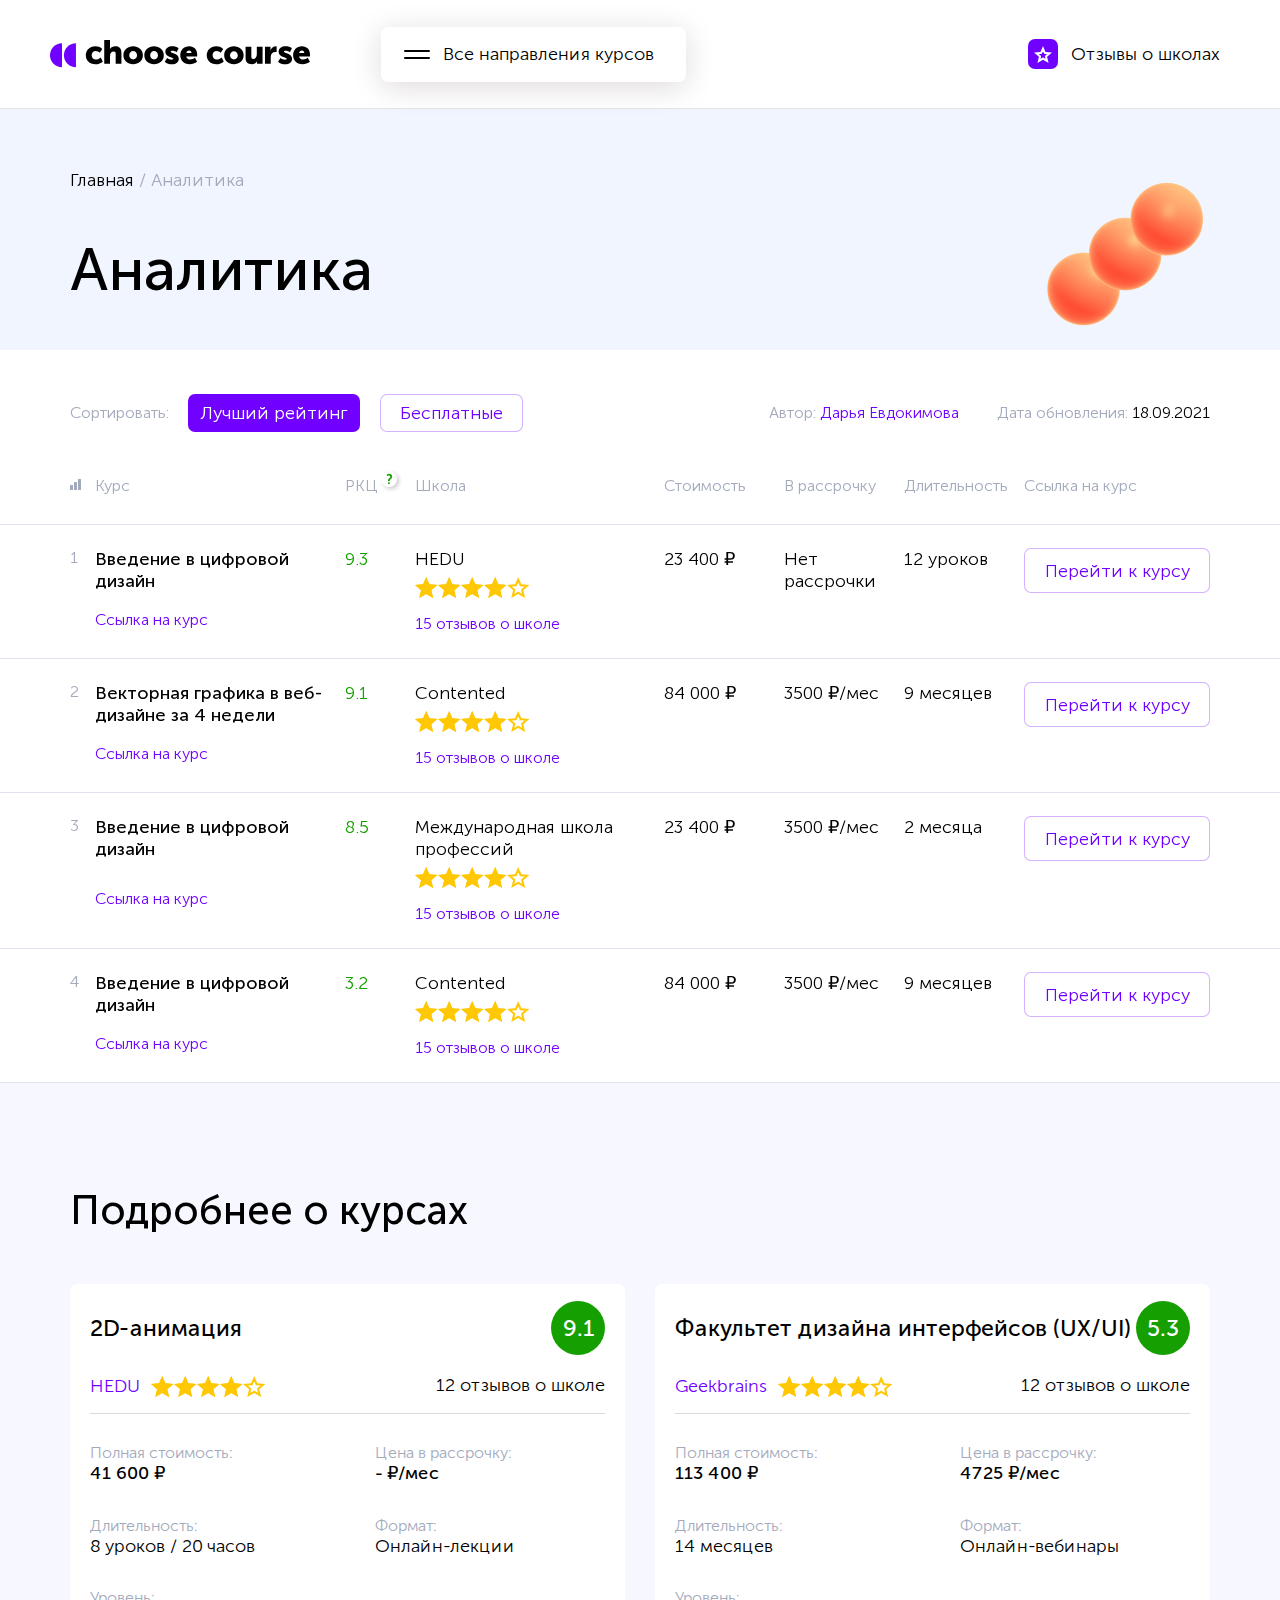
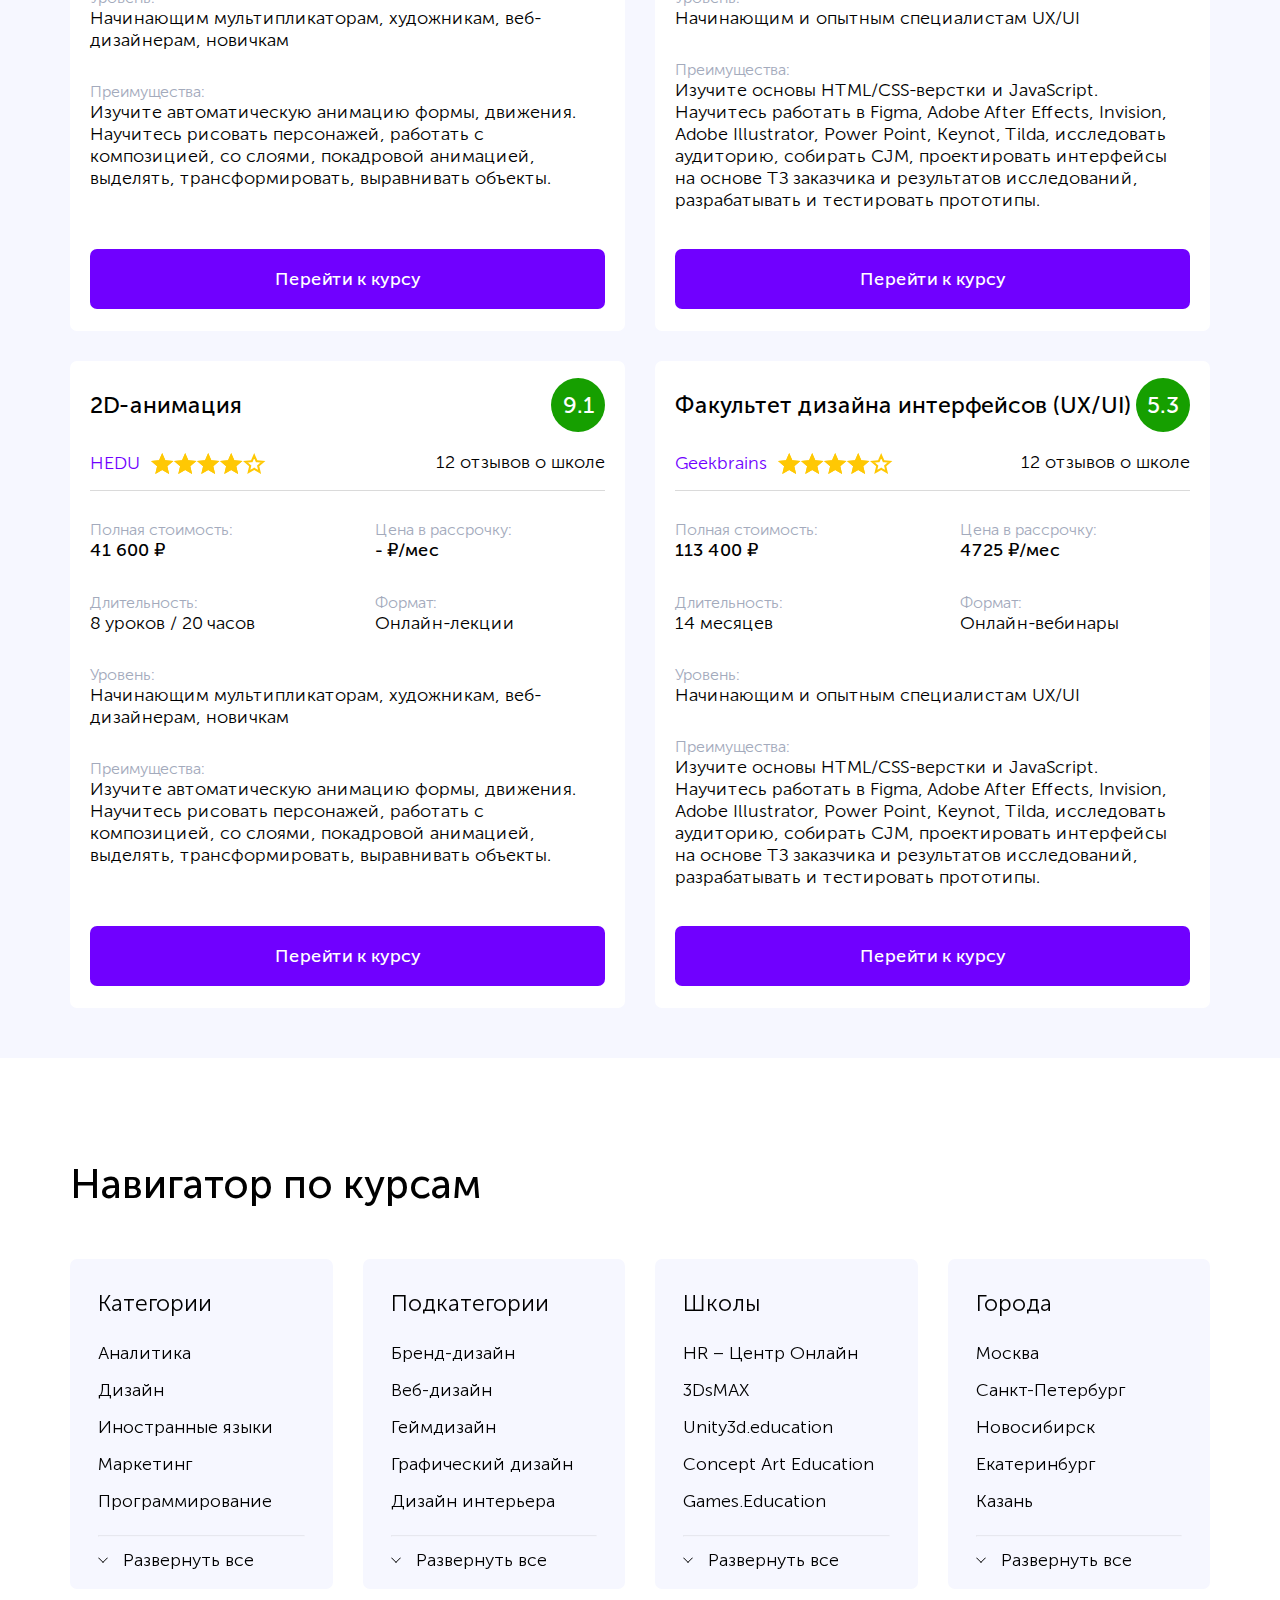
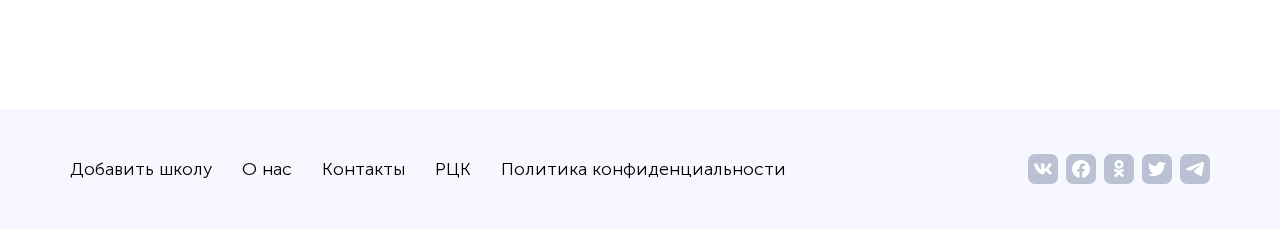
<file: analyticPage.html>
<!doctype html>
<html lang="en">
<head>
    <meta charset="UTF-8">
    <meta name="viewport"
          content="width=device-width, user-scalable=no, initial-scale=1.0, maximum-scale=1.0, minimum-scale=1.0">
    <meta http-equiv="X-UA-Compatible" content="ie=edge">
    <link rel="stylesheet" href="assets/css/fonts.css">
    <link rel="stylesheet" href="assets/css/normal.css">
    <link rel="stylesheet" href="assets/css/AnalyticPage/analyticStyles.css">
    <link rel="stylesheet" href="assets/css/AnalyticPage/mobile.css">
    <title>Аналитика</title>
</head>
<body>
<div id="wrapper">
    <div class="dark" id="dark"></div>
    <header>
        <div class="content header">
            <div class="left">
                <div class="logoAndButton">
                    <a class="logo" href="index.html">
                        <svg width="260" height="28" viewBox="0 0 260 28" fill="none"
                             xmlns="http://www.w3.org/2000/svg">
                            <path d="M0 15.27C0 21.8966 5.37666 27.2748 12.0015 27.2748V3.26526C5.37666 3.26526 0 8.64339 0 15.27Z"
                                  fill="#7000FF"/>
                            <path d="M13.9217 15.27C13.9217 21.8966 19.2984 27.2748 25.9232 27.2748V3.26526C19.2984 3.26526 13.9217 8.64339 13.9217 15.27Z"
                                  fill="#7000FF"/>
                            <path d="M45.4136 6.29053C47.8139 6.29053 50.5502 7.05883 52.2784 8.88355L49.8301 12.7731C48.822 11.8127 47.2858 11.0924 45.7976 11.0924C43.0613 11.0924 41.6691 13.1572 41.6691 15.2221C41.6691 17.2389 43.0613 19.4958 45.9897 19.4958C47.6699 19.4958 49.4461 18.4874 50.6942 17.4309L52.8065 21.4645C51.1263 23.1932 48.2939 24.2977 45.4136 24.2977C39.2688 24.2977 35.8124 20.024 35.8124 15.2701C35.8604 10.6603 39.2688 6.29053 45.4136 6.29053Z"
                                  fill="black"/>
                            <path d="M54.2467 0H60.0074V7.53898C60.0074 8.40333 59.9594 9.02757 59.9594 9.02757H60.0074C60.9675 7.34691 62.9837 6.29049 65.24 6.29049C68.6964 6.29049 71.4328 7.87512 71.4328 12.725V23.8654H65.6721V13.7815C65.6721 12.1968 65.048 11.5246 63.7518 11.5246C61.2555 11.5246 60.0074 13.4933 60.0074 16.1344V23.8654H54.2467V0V0Z"
                                  fill="black"/>
                            <path d="M83.0983 6.29053C88.523 6.29053 92.8915 9.93997 92.8915 15.3181C92.8915 20.6962 88.571 24.2496 83.1463 24.2496C77.7216 24.2496 73.4011 20.6962 73.4011 15.3181C73.4011 9.93997 77.7217 6.29053 83.0983 6.29053ZM83.1463 19.4477C85.2586 19.4477 87.0348 17.8631 87.0348 15.3181C87.0348 12.7251 85.2106 11.0924 83.1463 11.0924C81.0821 11.0924 79.2578 12.7251 79.2578 15.3181C79.2098 17.9111 81.0341 19.4477 83.1463 19.4477Z"
                                  fill="black"/>
                            <path d="M104.029 6.29053C109.453 6.29053 113.822 9.93997 113.822 15.3181C113.822 20.6962 109.501 24.2496 104.077 24.2496C98.6521 24.2496 94.3316 20.6962 94.3316 15.3181C94.3316 9.93997 98.6521 6.29053 104.029 6.29053ZM104.077 19.4477C106.189 19.4477 107.965 17.8631 107.965 15.3181C107.965 12.7251 106.141 11.0924 104.077 11.0924C102.013 11.0924 100.188 12.7251 100.188 15.3181C100.188 17.9111 101.965 19.4477 104.077 19.4477Z"
                                  fill="black"/>
                            <path d="M117.134 17.9591C118.383 19.0156 120.159 19.6878 121.791 19.6878C122.943 19.6878 123.375 19.3037 123.375 18.7755C123.375 16.9507 115.31 17.3349 115.31 11.7167C115.31 8.16327 118.479 6.29053 122.463 6.29053C124.671 6.29053 126.88 6.86676 128.608 8.25931L126.64 12.2449C125.631 11.4286 123.759 10.8523 122.319 10.8523C121.071 10.8523 120.735 11.2365 120.735 11.6687C120.735 13.4934 128.8 13.0612 128.8 18.6314C128.8 21.8487 126.112 24.2977 121.743 24.2977C119.295 24.2977 116.654 23.4813 114.734 21.7526L117.134 17.9591Z"
                                  fill="black"/>
                            <path d="M139.217 6.29053C144.306 6.29053 147.186 9.84393 147.186 14.5978C147.186 15.2221 147.138 15.7983 147.042 16.4225H136.193C136.625 18.5354 138.353 19.4958 140.177 19.4958C141.857 19.4958 143.538 18.6794 144.93 17.7671L147.09 21.8007C145.218 23.3853 142.386 24.2977 139.745 24.2977C133.6 24.2977 130.288 19.8799 130.288 15.2701C130.288 10.2281 133.696 6.29053 139.217 6.29053ZM141.473 13.1092C141.473 11.7167 140.561 10.5162 139.121 10.5162C137.441 10.5162 136.673 11.7167 136.337 13.1092H141.473V13.1092Z"
                                  fill="black"/>
                            <path d="M166.34 6.29053C168.741 6.29053 171.477 7.05883 173.205 8.88355L170.757 12.7731C169.749 11.8127 168.213 11.0924 166.725 11.0924C163.988 11.0924 162.596 13.1572 162.596 15.2221C162.596 17.2389 163.988 19.4958 166.917 19.4958C168.597 19.4958 170.373 18.4874 171.621 17.4309L173.733 21.4645C172.053 23.1932 169.221 24.2977 166.34 24.2977C160.196 24.2977 156.739 20.024 156.739 15.2701C156.787 10.6603 160.196 6.29053 166.34 6.29053Z"
                                  fill="black"/>
                            <path d="M183.863 6.29053C189.287 6.29053 193.656 9.93997 193.656 15.3181C193.656 20.6962 189.335 24.2496 183.911 24.2496C178.486 24.2496 174.165 20.6962 174.165 15.3181C174.117 9.93997 178.486 6.29053 183.863 6.29053ZM183.911 19.4958C186.023 19.4958 187.799 17.9111 187.799 15.3661C187.799 12.7731 185.975 11.1404 183.911 11.1404C181.798 11.1404 180.022 12.7731 180.022 15.3661C179.974 17.9111 181.798 19.4958 183.911 19.4958Z"
                                  fill="black"/>
                            <path d="M195.576 6.67468H201.337V16.7587C201.337 18.3433 201.961 19.0156 203.161 19.0156C205.609 19.0156 206.809 16.8547 206.809 14.2617V6.67468H212.57V23.8655H207.049V22.3769C207.049 21.8007 207.097 21.3205 207.097 21.3205H207.049C206.137 23.1452 203.977 24.2977 201.673 24.2977C198.264 24.2977 195.576 22.713 195.576 17.8631V6.67468V6.67468Z"
                                  fill="black"/>
                            <path d="M214.97 6.67463H220.491V9.55577C220.491 10.132 220.443 10.6122 220.443 10.6122H220.491C221.211 8.25926 223.42 6.3385 225.964 6.3385C226.204 6.3385 226.444 6.38652 226.636 6.38652V12.0528C226.444 12.0047 225.868 11.9567 225.484 11.9567C222.267 11.9567 220.731 13.9735 220.731 17.1428V23.8174H214.97V6.67463Z"
                                  fill="black"/>
                            <path d="M230.428 17.9591C231.677 19.0156 233.453 19.6878 235.085 19.6878C236.237 19.6878 236.669 19.3037 236.669 18.7755C236.669 16.9507 228.604 17.3349 228.604 11.7167C228.604 8.16327 231.773 6.29053 235.757 6.29053C237.965 6.29053 240.174 6.86676 241.902 8.25931L239.934 12.2449C238.925 11.4286 237.053 10.8523 235.613 10.8523C234.365 10.8523 234.029 11.2365 234.029 11.6687C234.029 13.4934 242.094 13.0612 242.094 18.6314C242.094 21.8487 239.406 24.2977 235.037 24.2977C232.589 24.2977 229.948 23.4813 228.028 21.7526L230.428 17.9591Z"
                                  fill="black"/>
                            <path d="M252.031 6.29053C257.12 6.29053 260 9.84393 260 14.5978C260 15.2221 259.952 15.7983 259.856 16.4225H249.007C249.439 18.5354 251.167 19.4958 252.991 19.4958C254.671 19.4958 256.352 18.6794 257.744 17.7671L259.904 21.8007C258.032 23.3853 255.199 24.2977 252.559 24.2977C246.414 24.2977 243.102 19.8799 243.102 15.2701C243.102 10.2281 246.51 6.29053 252.031 6.29053ZM254.287 13.1092C254.287 11.7167 253.375 10.5162 251.935 10.5162C250.255 10.5162 249.487 11.7167 249.151 13.1092H254.287V13.1092Z"
                                  fill="black"/>
                        </svg>
                    </a>
                    <div id="coursesBtn" class="coursesBtn">
                        <svg id="burger" width="26" height="9" viewBox="0 0 26 9" fill="none"
                             xmlns="http://www.w3.org/2000/svg">
                            <line x1="1" y1="1" x2="25" y2="1" stroke="var(--burger-color)" stroke-width="2"
                                  stroke-linecap="round"/>
                            <line x1="1" y1="8" x2="25" y2="8" stroke="var(--burger-color)" stroke-width="2"
                                  stroke-linecap="round"/>
                        </svg>
                        <svg id="x" width="20" height="20" viewBox="0 0 20 20" fill="none"
                             xmlns="http://www.w3.org/2000/svg">
                            <line x1="1.51456" y1="1.51465" x2="18.4851" y2="18.4852" stroke="white" stroke-width="2"
                                  stroke-linecap="round"/>
                            <line x1="1.51465" y1="18.4852" x2="18.4852" y2="1.51464" stroke="white" stroke-width="2"
                                  stroke-linecap="round"/>
                        </svg>
                        <p>Все направления курсов</p>
                    </div>
                </div>
            </div>
            <div class="feedback">
                <div class="starBtn btn-violet">
                    <svg width="18" height="17" viewBox="0 0 18 17" fill="none" xmlns="http://www.w3.org/2000/svg">
                        <path d="M9.00281 2.55457L10.6073 6.33296L10.8427 6.88712L11.4425 6.93845L15.544 7.28938L12.4428 9.95698L11.9831 10.3524L12.1212 10.9428L13.0533 14.9287L9.51839 12.8107L9.00484 12.5031L8.49107 12.8104L4.94992 14.9287L5.88734 10.9441L6.02655 10.3524L5.56536 9.9564L2.45893 7.28913L6.55746 6.93845L7.15647 6.8872L7.39216 6.33413L9.00281 2.55457Z"
                              stroke="white" stroke-width="2"/>
                    </svg>
                </div>
                <a href="#">Отзывы о школах</a>
            </div>
        </div>
    </header>
    <div class="menu" id="menu">
        <div class="content">
            <ul class="menuList">
                <li class="menuItem">
                    <div class="titleMenu">
                        <img class="drop" src="assets/images/drop.svg" alt="drop">
                        <a href="#" class="menuLink menuArrow">Аналитика</a>
                    </div>
                    <div class="ulBox">
                        <ul id="subMenuAnalyticList" class="subMenuList subMenuList_active"></ul>
                    </div>
                </li>
                <li class="menuItem">
                    <div class="titleMenu">
                        <img class="drop" src="assets/images/drop.svg" alt="drop">
                        <a href="#" class="menuLink menuArrow">Дизайн</a>
                    </div>
                    <div class="ulBox">
                        <ul id="subMenuDesignList" class="subMenuList"></ul>
                    </div>
                </li>
                <li class="menuItem">
                    <div class="titleMenu">
                        <img class="drop" src="assets/images/drop.svg" alt="drop">
                        <a href="#" class="menuLink menuArrow">Программирование</a>
                    </div>
                    <div class="ulBox">
                        <ul id="subMenuProgramList" class="subMenuList"></ul>
                    </div>

                </li>
                <li class="menuItem">
                    <div class="titleMenu">
                        <img class="drop" src="assets/images/drop.svg" alt="drop">
                        <a href="#" class="menuLink menuArrow">Иностранные языки</a>
                    </div>
                    <div class="ulBox">
                        <ul id="subMenuForeignList" class="subMenuList"></ul>
                    </div>

                </li>
                <li class="menuItem">
                    <div class="titleMenu">
                        <img class="drop" src="assets/images/drop.svg" alt="drop">
                        <a href="#" class="menuLink menuArrow">Маркетинг</a>
                    </div>
                    <div class="ulBox">
                        <ul id="subMenuMarkList" class="subMenuList"></ul>
                    </div>
                </li>
                <li class="menuItem">
                    <div class="titleMenu">
                        <img class="drop" src="assets/images/drop.svg" alt="drop">
                        <a href="#" class="menuLink menuArrow">Управление</a>
                    </div>
                    <div class="ulBox">
                        <ul id="subMenuManageList" class="subMenuList"></ul>
                    </div>
                </li>
                <li id="schoolFeedback" class="menuItem">
                    <div class="titleMenu">
                        <a class="menuLink menuArrow" href="#">Отзывы о школах</a>
                    </div>
                </li>
            </ul>
        </div>
    </div>
    <main>
        <div class="head-present">
            <div class="content">
                <div class="box">
                    <div class="navigation">
                        <a href="index.html">Главная</a> <span>/</span> <span>Аналитика</span>
                    </div>
                    <div class="title">
                        Аналитика
                    </div>
                    <div class="head-image">
                        <img class="head-image__image" src="assets/images/502.png" alt="orange">
                    </div>
                </div>
            </div>
        </div>
        <div class="courses-table">
            <div class="content courses-table__info">
                <div class="courses-table__sort">
                    <p class="grey-text">Сортировать:</p>
                    <div class="sort-buttons">
                        <button class="rating-btn btn-violet">Лучший рейтинг</button>
                        <button class="free-btn btn-white">Бесплатные</button>
                    </div>
                </div>
                <div class="courses-table__author">
                    <p class="author grey-text">Автор: <span id="author-name">Дарья Евдокимова</span></p>
                    <p class="date grey-text">Дата обновления:
                        <time datetime="2021-09-18" id="update-date">18.09.2021</time>
                    </p>
                </div>
            </div>
            <div class="courses-table__table">
                <div class="content row table-title">
                    <div class="sequence">
                        <svg width="11" height="11" viewBox="0 0 11 11" fill="none" xmlns="http://www.w3.org/2000/svg">
                            <rect y="6" width="3" height="5" fill="#A3AABC"/>
                            <rect x="4" y="3" width="3" height="8" fill="#A3AABC"/>
                            <rect x="8" width="3" height="11" fill="#A3AABC"/>
                        </svg>
                    </div>
                    <div class="course grey-text">Курс</div>
                    <div class="rkc grey-text">РКЦ
                        <menu type="popup" class="rkc__popup popup">
                            <div class="popup-content">
                                <p class="desc">
                                    РЦК — рейтинг ценности курса, с помощью которого мы оцениваем онлайн курсы. Для
                                    объективной оценки используется формула, основанная на классической методике
                                    сравнительного
                                    анализа, модели цена-ценность, а также конджоинт-анализ (conjoint analysis). В
                                    процессе
                                    оценки задействованы не только основные атрибуты продукта (такие как школа, цена или
                                    длительность курса и др.), но и оценки клиентов.
                                </p>
                                <p class="high">
                                    <strong>8-10 баллов</strong> — курс рекомендован к покупке, его ценность превышает
                                    цену
                                </p>
                                <p class="middle">
                                    <strong>5-7 баллов</strong> — цена курса соответствует его ценности, к покупке
                                    рекомендуется
                                </p>
                                <p class="low">
                                    <strong>1-4 баллов</strong> — курс переоценен, к покупке не рекомендуется
                                </p>
                                <a href="#" class="details">Подробнее про РЦK</a>
                            </div>
                        </menu>
                    </div>
                    <div class="school grey-text">Школа</div>
                    <div class="price grey-text">Стоимость</div>
                    <div class="credit grey-text">В рассрочку</div>
                    <div class="duration grey-text">Длительность</div>
                    <div class="link grey-text">Ссылка на курс</div>
                </div>
                <div class="courses-table__item">
                    <div class="content row list-item">
                        <div class="sequence-item">1</div>
                        <p class="name-item">Введение в цифровой дизайн</p>
                        <a href="#" class="courlink-item">Ссылка на курс</a>
                        <div class="rkc-item">9.3</div>
                        <div class="school-item">
                            <p class="school-item__name">HEDU</p>
                            <div class="rating school-item__rating">
                               <div class="rating-fill"></div>
                            </div>
                            <a href="#" class="school-item__feedbacks">15 отзывов о школе</a>
                        </div>
                        <div class="price-item">23 400 &#x20bd;</div>
                        <div class="credit-item">Нет рассрочки</div>
                        <div class="duration-item">12 уроков</div>
                        <div class="link-item">
                            <button class="link btn-white">Перейти к курсу</button>
                        </div>
                    </div>
                </div>
                <div class="courses-table__item">
                    <div class="content row list-item">
                        <div class="sequence-item">2</div>
                        <p class="name-item">Векторная графика в веб-дизайне за 4 недели</p>
                        <a href="#" class="courlink-item">Ссылка на курс</a>
                        <div class="rkc-item">9.1</div>
                        <div class="school-item">
                            <p class="school-item__name">Contented</p>
                            <div class="rating school-item__rating">
                                <div class="rating-fill"></div>
                            </div>
                            <a href="#" class="school-item__feedbacks">15 отзывов о школе</a>
                        </div>
                        <div class="price-item">84 000 ₽</div>
                        <div class="credit-item">3500 ₽/мес</div>
                        <div class="duration-item">9 месяцев</div>
                        <div class="link-item">
                            <button class="link btn-white">Перейти к курсу</button>
                        </div>
                    </div>
                </div>
                <div class="courses-table__item">
                    <div class="content row list-item">
                        <div class="sequence-item">3</div>
                        <p class="name-item">Введение в цифровой дизайн</p>
                        <a href="#" class="courlink-item">Ссылка на курс</a>
                        <div class="rkc-item">8.5</div>
                        <div class="school-item">
                            <p class="school-item__name">Международная школа профессий</p>
                            <div class="rating school-item__rating">
                                <div class="rating-fill"></div>
                            </div>
                            <a href="#" class="school-item__feedbacks">15 отзывов о школе</a>
                        </div>
                        <div class="price-item">23 400 ₽</div>
                        <div class="credit-item">3500 ₽/мес</div>
                        <div class="duration-item">2 месяца</div>
                        <div class="link-item">
                            <button class="link btn-white">Перейти к курсу</button>
                        </div>
                    </div>
                </div>
                <div class="courses-table__item">
                    <div class="content row list-item">
                        <div class="sequence-item">4</div>
                        <p class="name-item">Введение в цифровой дизайн</p>
                        <a href="#" class="courlink-item">Ссылка на курс</a>
                        <div class="rkc-item">3.2</div>
                        <div class="school-item">
                            <p class="school-item__name">Contented</p>
                            <div class="rating school-item__rating">
                                <div class="rating-fill"></div>
                            </div>
                            <a href="#" class="school-item__feedbacks">15 отзывов о школе</a>
                        </div>
                        <div class="price-item">84 000 ₽</div>
                        <div class="credit-item">3500 ₽/мес</div>
                        <div class="duration-item">9 месяцев</div>
                        <div class="link-item">
                            <button class="link btn-white">Перейти к курсу</button>
                        </div>
                    </div>
                </div>
            </div>
        </div>
        <div class="course-details">
            <div id="cards-content" class="content">
                <h2 class="course-details__title">Подробнее о курсах</h2>
                <div class="course-details__cards">
                    <div class="cards-limiter">
                        <div class="card">
                            <div class="card__title">
                                <h4>2D-анимация</h4>
                                <div class="card__rating">
                                    <p class="rating-num">9.1</p>
                                    <menu type="popup" class="rating__popup popup">
                                        <div class="popup-content">
                                            <p class="desc">
                                                РЦК — рейтинг ценности курса, с помощью которого мы оцениваем онлайн
                                                курсы.
                                                Для
                                                объективной оценки используется формула, основанная на классической
                                                методике
                                                сравнительного
                                                анализа, модели цена-ценность, а также конджоинт-анализ (conjoint
                                                analysis).
                                                В
                                                процессе
                                                оценки задействованы не только основные атрибуты продукта (такие как
                                                школа,
                                                цена
                                                или
                                                длительность курса и др.), но и оценки клиентов.
                                            </p>
                                            <p class="high">
                                                <strong>8-10 баллов</strong> — курс рекомендован к покупке, его ценность
                                                превышает цену
                                            </p>
                                            <p class="middle">
                                                <strong>5-7 баллов</strong> — цена курса соответствует его ценности, к
                                                покупке
                                                рекомендуется
                                            </p>
                                            <p class="low">
                                                <strong>1-4 баллов</strong> — курс переоценен, к покупке не
                                                рекомендуется
                                            </p>
                                            <a href="#" class="details">Подробнее про РЦK</a>
                                        </div>
                                    </menu>
                                </div>
                            </div>
                            <div class="card__feedback-block">
                                <div class="organization">
                                    <p class="name">HEDU</p>
                                    <div class="rating">
                                        <div class="rating-fill"></div>
                                    </div>
                                </div>
                                <a class="feed-link">12 отзывов о школе</a>
                            </div>
                            <div class="card__quick-info">
                                <p class="subtitle price">Полная стоимость:<br>
                                    <span class="rate">41 600 ₽</span>
                                </p>
                                <p class="subtitle credit">Цена в рассрочку:<br>
                                    <span class="rate">- ₽/мес</span>
                                </p>
                                <p class="subtitle duration">Длительность:<br>
                                    <span class="time">8 уроков / 20 часов</span>
                                </p>
                                <p class="subtitle format">Формат:<br>
                                    <span class="time">Онлайн-лекции</span>
                                </p>
                            </div>
                            <p class="subtitle card__level">
                                Уровень:<br>
                                <span>Начинающим мультипликаторам, художникам, веб-дизайнерам, новичкам</span>
                            </p>
                            <p class="subtitle card__advantages">
                                Преимущества:<br>
                                <span>
                                Изучите автоматическую анимацию формы, движения.
                                Научитесь рисовать персонажей, работать с композицией, со слоями,
                                покадровой анимацией, выделять, трансформировать, выравнивать объекты.
                            </span>
                            </p>
                            <button class="card__course-btn">Перейти к курсу</button>
                        </div>
                        <div class="card">
                            <div class="card__title">
                                <h4>Факультет дизайна интерфейсов (UX/UI)</h4>
                                <div class="card__rating">
                                    <p class="rating-num">5.3</p>
                                    <menu type="popup" class="rating__popup popup">
                                        <div class="popup-content">
                                            <p class="desc">
                                                РЦК — рейтинг ценности курса, с помощью которого мы оцениваем онлайн
                                                курсы.
                                                Для
                                                объективной оценки используется формула, основанная на классической
                                                методике
                                                сравнительного
                                                анализа, модели цена-ценность, а также конджоинт-анализ (conjoint
                                                analysis).
                                                В
                                                процессе
                                                оценки задействованы не только основные атрибуты продукта (такие как
                                                школа,
                                                цена
                                                или
                                                длительность курса и др.), но и оценки клиентов.
                                            </p>
                                            <p class="high">
                                                <strong>8-10 баллов</strong> — курс рекомендован к покупке, его ценность
                                                превышает цену
                                            </p>
                                            <p class="middle">
                                                <strong>5-7 баллов</strong> — цена курса соответствует его ценности, к
                                                покупке
                                                рекомендуется
                                            </p>
                                            <p class="low">
                                                <strong>1-4 баллов</strong> — курс переоценен, к покупке не
                                                рекомендуется
                                            </p>
                                            <a href="#" class="details">Подробнее про РЦK</a>
                                        </div>
                                    </menu>
                                </div>
                            </div>
                            <div class="card__feedback-block">
                                <div class="organization">
                                    <p class="name">Geekbrains</p>
                                    <div class="rating">
                                        <div class="rating-fill"></div>
                                    </div>
                                </div>
                                <a class="feed-link">12 отзывов о школе</a>
                            </div>
                            <div class="card__quick-info">
                                <p class="subtitle price">Полная стоимость:<br>
                                    <span class="rate">113 400 ₽</span>
                                </p>
                                <p class="subtitle credit">Цена в рассрочку:<br>
                                    <span class="rate">4725 ₽/мес</span>
                                </p>
                                <p class="subtitle duration">Длительность:<br>
                                    <span class="time">14 месяцев</span>
                                </p>
                                <p class="subtitle format">Формат:<br>
                                    <span class="time">Онлайн-вебинары</span>
                                </p>
                            </div>
                            <p class="subtitle card__level">
                                Уровень:<br>
                                <span>Начинающим и опытным специалистам UX/UI</span>
                            </p>
                            <p class="subtitle card__advantages">
                                Преимущества:<br>
                                <span>
                                Изучите основы HTML/CSS-верстки и JavaScript.
                                Научитесь работать в Figma, Adobe After Effects, Invision, Adobe Illustrator,
                                Power Point, Keynot, Tilda, исследовать аудиторию, собирать CJM,
                                проектировать интерфейсы на основе ТЗ заказчика и результатов исследований,
                                разрабатывать и тестировать прототипы.
                            </span>
                            </p>
                            <button class="card__course-btn">Перейти к курсу</button>
                        </div>
                        <div class="card">
                            <div class="card__title">
                                <h4>2D-анимация</h4>
                                <div class="card__rating">
                                    <p class="rating-num">9.1</p>
                                    <menu type="popup" class="rating__popup popup">
                                        <div class="popup-content">
                                            <p class="desc">
                                                РЦК — рейтинг ценности курса, с помощью которого мы оцениваем онлайн
                                                курсы.
                                                Для
                                                объективной оценки используется формула, основанная на классической
                                                методике
                                                сравнительного
                                                анализа, модели цена-ценность, а также конджоинт-анализ (conjoint
                                                analysis).
                                                В
                                                процессе
                                                оценки задействованы не только основные атрибуты продукта (такие как
                                                школа,
                                                цена
                                                или
                                                длительность курса и др.), но и оценки клиентов.
                                            </p>
                                            <p class="high">
                                                <strong>8-10 баллов</strong> — курс рекомендован к покупке, его ценность
                                                превышает цену
                                            </p>
                                            <p class="middle">
                                                <strong>5-7 баллов</strong> — цена курса соответствует его ценности, к
                                                покупке
                                                рекомендуется
                                            </p>
                                            <p class="low">
                                                <strong>1-4 баллов</strong> — курс переоценен, к покупке не
                                                рекомендуется
                                            </p>
                                            <a href="#" class="details">Подробнее про РЦK</a>
                                        </div>
                                    </menu>
                                </div>
                            </div>
                            <div class="card__feedback-block">
                                <div class="organization">
                                    <p class="name">HEDU</p>
                                    <div class="rating">
                                        <div class="rating-fill"></div>
                                    </div>
                                </div>
                                <a class="feed-link">12 отзывов о школе</a>
                            </div>
                            <div class="card__quick-info">
                                <p class="subtitle price">Полная стоимость:<br>
                                    <span class="rate">41 600 ₽</span>
                                </p>
                                <p class="subtitle credit">Цена в рассрочку:<br>
                                    <span class="rate">- ₽/мес</span>
                                </p>
                                <p class="subtitle duration">Длительность:<br>
                                    <span class="time">8 уроков / 20 часов</span>
                                </p>
                                <p class="subtitle format">Формат:<br>
                                    <span class="time">Онлайн-лекции</span>
                                </p>
                            </div>
                            <p class="subtitle card__level">
                                Уровень:<br>
                                <span>Начинающим мультипликаторам, художникам, веб-дизайнерам, новичкам</span>
                            </p>
                            <p class="subtitle card__advantages">
                                Преимущества:<br>
                                <span>
                                Изучите автоматическую анимацию формы, движения.
                                Научитесь рисовать персонажей, работать с композицией, со слоями,
                                покадровой анимацией, выделять, трансформировать, выравнивать объекты.
                            </span>
                            </p>
                            <button class="card__course-btn">Перейти к курсу</button>
                        </div>
                        <div class="card">
                            <div class="card__title">
                                <h4>Факультет дизайна интерфейсов (UX/UI)</h4>
                                <div class="card__rating">
                                    <p class="rating-num">5.3</p>
                                    <menu type="popup" class="rating__popup popup">
                                        <div class="popup-content">
                                            <p class="desc">
                                                РЦК — рейтинг ценности курса, с помощью которого мы оцениваем онлайн
                                                курсы. Для
                                                объективной оценки используется формула, основанная на классической
                                                методике
                                                сравнительного
                                                анализа, модели цена-ценность, а также конджоинт-анализ (conjoint
                                                analysis). В
                                                процессе
                                                оценки задействованы не только основные атрибуты продукта (такие как
                                                школа, цена
                                                или
                                                длительность курса и др.), но и оценки клиентов.
                                            </p>
                                            <p class="high">
                                                <strong>8-10 баллов</strong> — курс рекомендован к покупке, его ценность
                                                превышает цену
                                            </p>
                                            <p class="middle">
                                                <strong>5-7 баллов</strong> — цена курса соответствует его ценности, к
                                                покупке
                                                рекомендуется
                                            </p>
                                            <p class="low">
                                                <strong>1-4 баллов</strong> — курс переоценен, к покупке не
                                                рекомендуется
                                            </p>
                                            <a href="#" class="details">Подробнее про РЦK</a>
                                        </div>
                                    </menu>
                                </div>
                            </div>
                            <div class="card__feedback-block">
                                <div class="organization">
                                    <p class="name">Geekbrains</p>
                                    <div class="rating">
                                        <div class="rating-fill"></div>
                                    </div>
                                </div>
                                <a class="feed-link">12 отзывов о школе</a>
                            </div>
                            <div class="card__quick-info">
                                <p class="subtitle price">Полная стоимость:<br>
                                    <span class="rate">113 400 ₽</span>
                                </p>
                                <p class="subtitle credit">Цена в рассрочку:<br>
                                    <span class="rate">4725 ₽/мес</span>
                                </p>
                                <p class="subtitle duration">Длительность:<br>
                                    <span class="time">14 месяцев</span>
                                </p>
                                <p class="subtitle format">Формат:<br>
                                    <span class="time">Онлайн-вебинары</span>
                                </p>
                            </div>
                            <p class="subtitle card__level">
                                Уровень:<br>
                                <span>Начинающим и опытным специалистам UX/UI</span>
                            </p>
                            <p class="subtitle card__advantages">
                                Преимущества:<br>
                                <span>
                                Изучите основы HTML/CSS-верстки и JavaScript.
                                Научитесь работать в Figma, Adobe After Effects, Invision, Adobe Illustrator,
                                Power Point, Keynot, Tilda, исследовать аудиторию, собирать CJM,
                                проектировать интерфейсы на основе ТЗ заказчика и результатов исследований,
                                разрабатывать и тестировать прототипы.
                            </span>
                            </p>
                            <button class="card__course-btn">Перейти к курсу</button>
                        </div>
                    </div>
                </div>
                <div class="expandBlock">
                    <hr>
                    <div class="line">
                        <img class="expand-arrow" src="assets/images/drop.svg" alt="drop">
                        <a id="expand-name" class="expand-name">Развернуть все курсы</a>
                    </div>
                </div>
            </div>
        </div>
        <div class="content courses-nav">
            <h2 class="courses-nav__title">Навигатор по курсам</h2>
            <div class="courses-nav__cards">
                <div class="card">
                    <h4 class="card__name">Категории</h4>
                    <div class="list-limiter">
                        <ul id="categories-list" class="list"></ul>
                    </div>
                    <div class="expandBlock">
                        <hr/>
                        <div class="line">
                            <img class="expand-arrow" src="assets/images/drop.svg" alt="drop"/>
                            <a id="category-expand" class="expand-name expand-nav">Развернуть все</a>
                        </div>
                    </div>
                </div>
                <div class="card">
                    <h4 class="card__name">Подкатегории</h4>
                    <div class="list-limiter">
                        <ul id="subcategory-list" class="list"></ul>
                    </div>
                    <div class="expandBlock">
                        <hr/>
                        <div class="line">
                            <img class="expand-arrow" src="assets/images/drop.svg" alt="drop"/>
                            <a id="subcategory-expand" class="expand-name expand-nav">Развернуть все</a>
                        </div>
                    </div>
                </div>
                <div class="card">
                    <h4 class="card__name">Школы</h4>
                    <div class="list-limiter">
                        <ul id="schools-list" class="list"></ul>
                    </div>
                    <div class="expandBlock">
                        <hr/>
                        <div class="line">
                            <img class="expand-arrow" src="assets/images/drop.svg" alt="drop"/>
                            <a id="schools-expand" class="expand-name expand-nav">Развернуть все</a>
                        </div>
                    </div>
                </div>
                <div class="card">
                    <h4 class="card__name">Города</h4>
                    <div class="list-limiter">
                        <ul id="cities-list" class="list"></ul>
                    </div>
                    <div class="expandBlock">
                        <hr/>
                        <div class="line">
                            <img class="expand-arrow" src="assets/images/drop.svg" alt="drop"/>
                            <a id="cities-expand" class="expand-name expand-nav">Развернуть все</a>
                        </div>
                    </div>
                </div>
            </div>
        </div>
    </main>
    <footer>
        <div class="content footer">
            <div class="links">
                <a href="addSchoolPage.html">Добавить школу</a>
                <a href="aboutUsPage.html">О нас</a>
                <a href="contactsPage.html">Контакты</a>
                <a href="aboutRCKPage.html">РЦК</a>
                <a href="privacyPolicyPage.html">Политика конфиденциальности</a>
            </div>
            <div class="socialMedia">
                <div class="icon-vk">
                    <svg width="18" height="12" viewBox="0 0 18 12" fill="none" xmlns="http://www.w3.org/2000/svg">
                        <path fill-rule="evenodd" clip-rule="evenodd"
                              d="M2.64437 0.59375H0.675168C0.112534 0.59375 0 0.858575 0 1.15051C0 1.67201 0.667608 4.25832 3.10848 7.67894C4.73574 10.0149 7.02837 11.2812 9.11463 11.2812C10.3664 11.2812 10.5212 11 10.5212 10.5156V8.74999C10.5212 8.18749 10.6398 8.07522 11.0361 8.07522C11.3282 8.07522 11.8289 8.22124 12.9972 9.34754C14.3324 10.6824 14.5525 11.2812 15.3035 11.2812H17.2727C17.8354 11.2812 18.1167 11 17.9544 10.445C17.7768 9.89181 17.1394 9.08918 16.2935 8.13782C15.8345 7.59552 15.146 7.01153 14.9374 6.71948C14.6453 6.34407 14.7288 6.17718 14.9374 5.8435C14.9374 5.8435 17.3366 2.46457 17.5869 1.31746C17.7121 0.900256 17.5869 0.59375 16.9914 0.59375H15.0222C14.5215 0.59375 14.2907 0.858575 14.1655 1.15051C14.1655 1.15051 13.1641 3.59086 11.7455 5.17604C11.2865 5.63487 11.0779 5.7809 10.8275 5.7809C10.7023 5.7809 10.5212 5.63487 10.5212 5.21778V1.31746C10.5212 0.816837 10.3759 0.59375 9.95855 0.59375H6.86407C6.55121 0.59375 6.36299 0.826062 6.36299 1.04628C6.36299 1.52081 7.07231 1.63027 7.14543 2.96514V5.86437C7.14543 6.5 7.03057 6.61525 6.78026 6.61525C6.11268 6.61525 4.4888 4.16399 3.52569 1.35914C3.33697 0.813969 3.14763 0.59375 2.64437 0.59375Z"
                              fill="white"/>
                    </svg>
                </div>
                <div class="icon-facebook">
                    <svg width="18" height="18" viewBox="0 0 18 18" fill="none" xmlns="http://www.w3.org/2000/svg">
                        <path d="M18 9C18 4.05 13.95 0 9 0C4.05 0 0 4.05 0 9C0 13.5 3.2625 17.2125 7.5375 17.8875V11.5875H5.2875V9H7.5375V6.975C7.5375 4.725 8.8875 3.4875 10.9125 3.4875C11.925 3.4875 12.9375 3.7125 12.9375 3.7125V5.9625H11.8125C10.6875 5.9625 10.35 6.6375 10.35 7.3125V9H12.825L12.375 11.5875H10.2375V18C14.7375 17.325 18 13.5 18 9Z"
                              fill="white"/>
                    </svg>
                </div>
                <div class="icon-ok">
                    <svg width="10" height="17" viewBox="0 0 10 17" fill="none" xmlns="http://www.w3.org/2000/svg">
                        <path fill-rule="evenodd" clip-rule="evenodd"
                              d="M9.46922 4.39303C9.46922 6.81312 7.47141 8.78602 5.02065 8.78602C2.5434 8.78602 0.545566 6.81312 0.545566 4.39303C0.545566 1.97292 2.5434 0 5.02065 0C7.47141 0 9.46922 1.97292 9.46922 4.39303ZM6.85872 4.39303C6.85872 3.39342 6.03291 2.57794 5.02065 2.57794C3.98184 2.57794 3.15602 3.39342 3.18271 4.39303C3.18271 5.39265 4.00852 6.20807 5.02065 6.20807C6.03291 6.20807 6.85872 5.39265 6.85872 4.39303Z"
                              fill="white"/>
                        <path d="M9.38929 11.3377C8.59016 11.8375 7.7111 12.1795 6.80547 12.39L9.33604 14.81C9.8421 15.3099 9.8421 16.1253 9.33604 16.6252C8.82997 17.1249 8.00416 17.1249 7.49809 16.6252L5.04734 14.205L2.59671 16.6252C2.33032 16.8619 2.01067 16.9934 1.66438 16.9934C1.3181 16.9934 0.998444 16.8882 0.732065 16.6252C0.225936 16.1253 0.225936 15.3099 0.732065 14.81L3.2094 12.3636C2.30368 12.1531 1.42464 11.8113 0.625512 11.3114C0.0128378 10.9432 -0.173624 10.154 0.172664 9.54895C0.572239 8.9439 1.37137 8.78614 1.98403 9.15437C3.7954 10.2855 6.1661 10.2855 7.97748 9.15437C8.59016 8.75979 9.41597 8.9439 9.78885 9.54895C10.1884 10.154 10.002 10.9694 9.38929 11.3377Z"
                              fill="white"/>
                    </svg>
                </div>
                <div class="icon-twitter">
                    <svg width="18" height="14" viewBox="0 0 18 14" fill="none" xmlns="http://www.w3.org/2000/svg">
                        <path d="M18 1.61538C17.325 1.93846 16.65 2.04615 15.8625 2.15385C16.65 1.72308 17.2125 1.07692 17.4375 0.215384C16.7625 0.646154 15.975 0.861539 15.075 1.07692C14.4 0.430769 13.3875 0 12.375 0C10.0125 0 8.2125 2.15385 8.775 4.30769C5.7375 4.2 3.0375 2.8 1.125 0.646154C0.1125 2.26154 0.675 4.30769 2.25 5.38462C1.6875 5.38462 1.125 5.16923 0.5625 4.95385C0.5625 6.56923 1.8 8.07692 3.4875 8.50769C2.925 8.61539 2.3625 8.72308 1.8 8.61539C2.25 10.0154 3.6 11.0923 5.2875 11.0923C3.9375 12.0615 1.9125 12.6 0 12.3846C1.6875 13.3538 3.6 14 5.625 14C12.4875 14 16.3125 8.50769 16.0875 3.44615C16.875 3.01538 17.55 2.36923 18 1.61538Z"
                              fill="white"/>
                    </svg>
                </div>
                <div class="icon-telegram">
                    <svg width="18" height="14" viewBox="0 0 18 14" fill="none" xmlns="http://www.w3.org/2000/svg">
                        <path d="M1.23741 6.02697C6.06923 4.05126 9.29121 2.74875 10.9033 2.11944C15.5063 0.322639 16.4627 0.0105163 17.0861 9.9919e-05C17.2232 -0.00205699 17.5298 0.0298337 17.7284 0.181063C17.8961 0.308757 17.9422 0.481255 17.9643 0.602323C17.9864 0.723392 18.0139 0.999189 17.992 1.21469C17.7426 3.67437 16.6633 9.64338 16.1142 12.3983C15.8818 13.564 15.4244 13.9548 14.9815 13.9931C14.0189 14.0762 13.288 13.3961 12.3558 12.8226C10.897 11.9251 10.0729 11.3664 8.65691 10.4907C7.02048 9.47862 8.08131 8.92236 9.0139 8.01329C9.25797 7.77538 13.4988 4.15516 13.5809 3.82675C13.5912 3.78568 13.6007 3.63258 13.5038 3.55173C13.4069 3.47089 13.2639 3.49853 13.1606 3.52052C13.0143 3.55169 10.6839 4.9973 6.16938 7.85735C5.5079 8.28364 4.90875 8.49135 4.37193 8.48046C3.78013 8.46846 2.64175 8.16643 1.79548 7.90825C0.757494 7.59159 -0.0674757 7.42417 0.00436067 6.88638C0.0417775 6.60627 0.452793 6.3198 1.23741 6.02697Z"
                              fill="white"/>
                    </svg>
                </div>
            </div>
        </div>
    </footer>
</div>
<script src="https://ajax.googleapis.com/ajax/libs/jquery/3.5.1/jquery.min.js"></script>
<script src="assets/js/script.js"></script>
<script src="assets/js/designPage.js"></script>
</body>
</html>
</file>
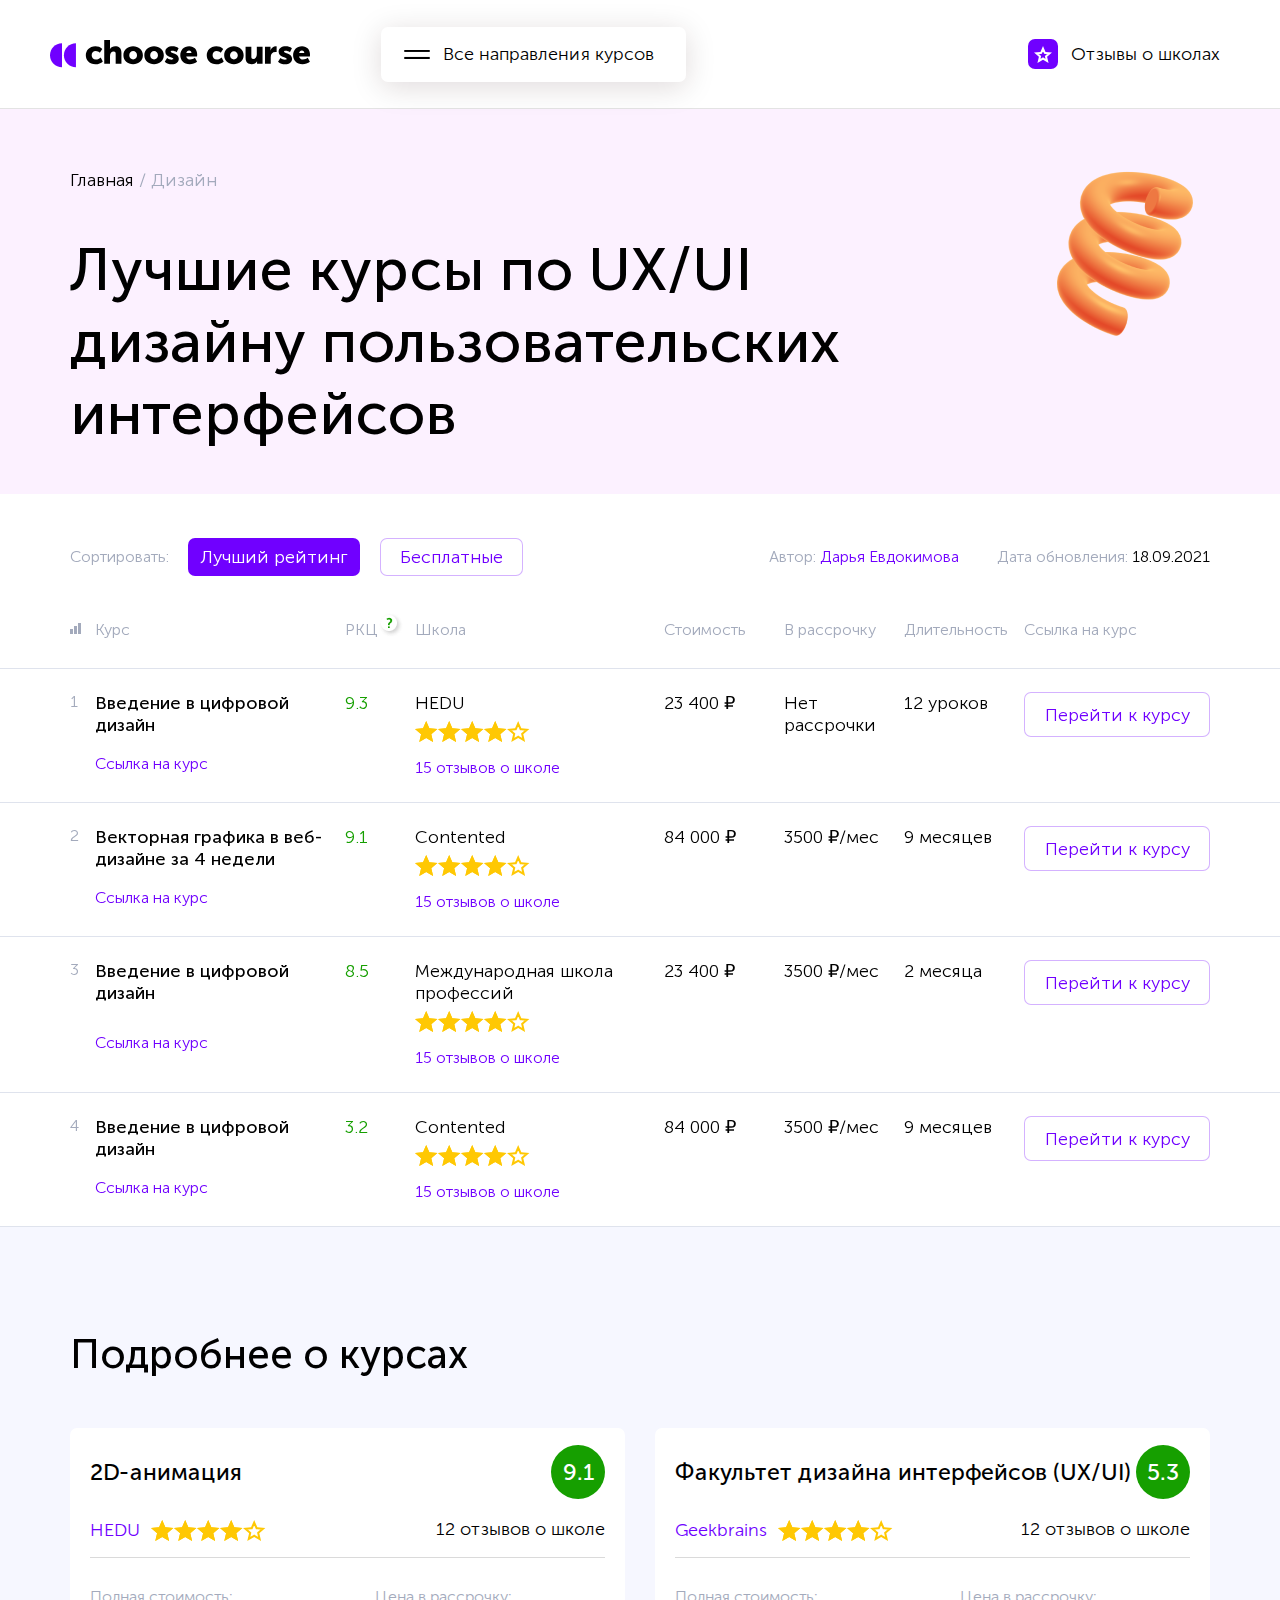
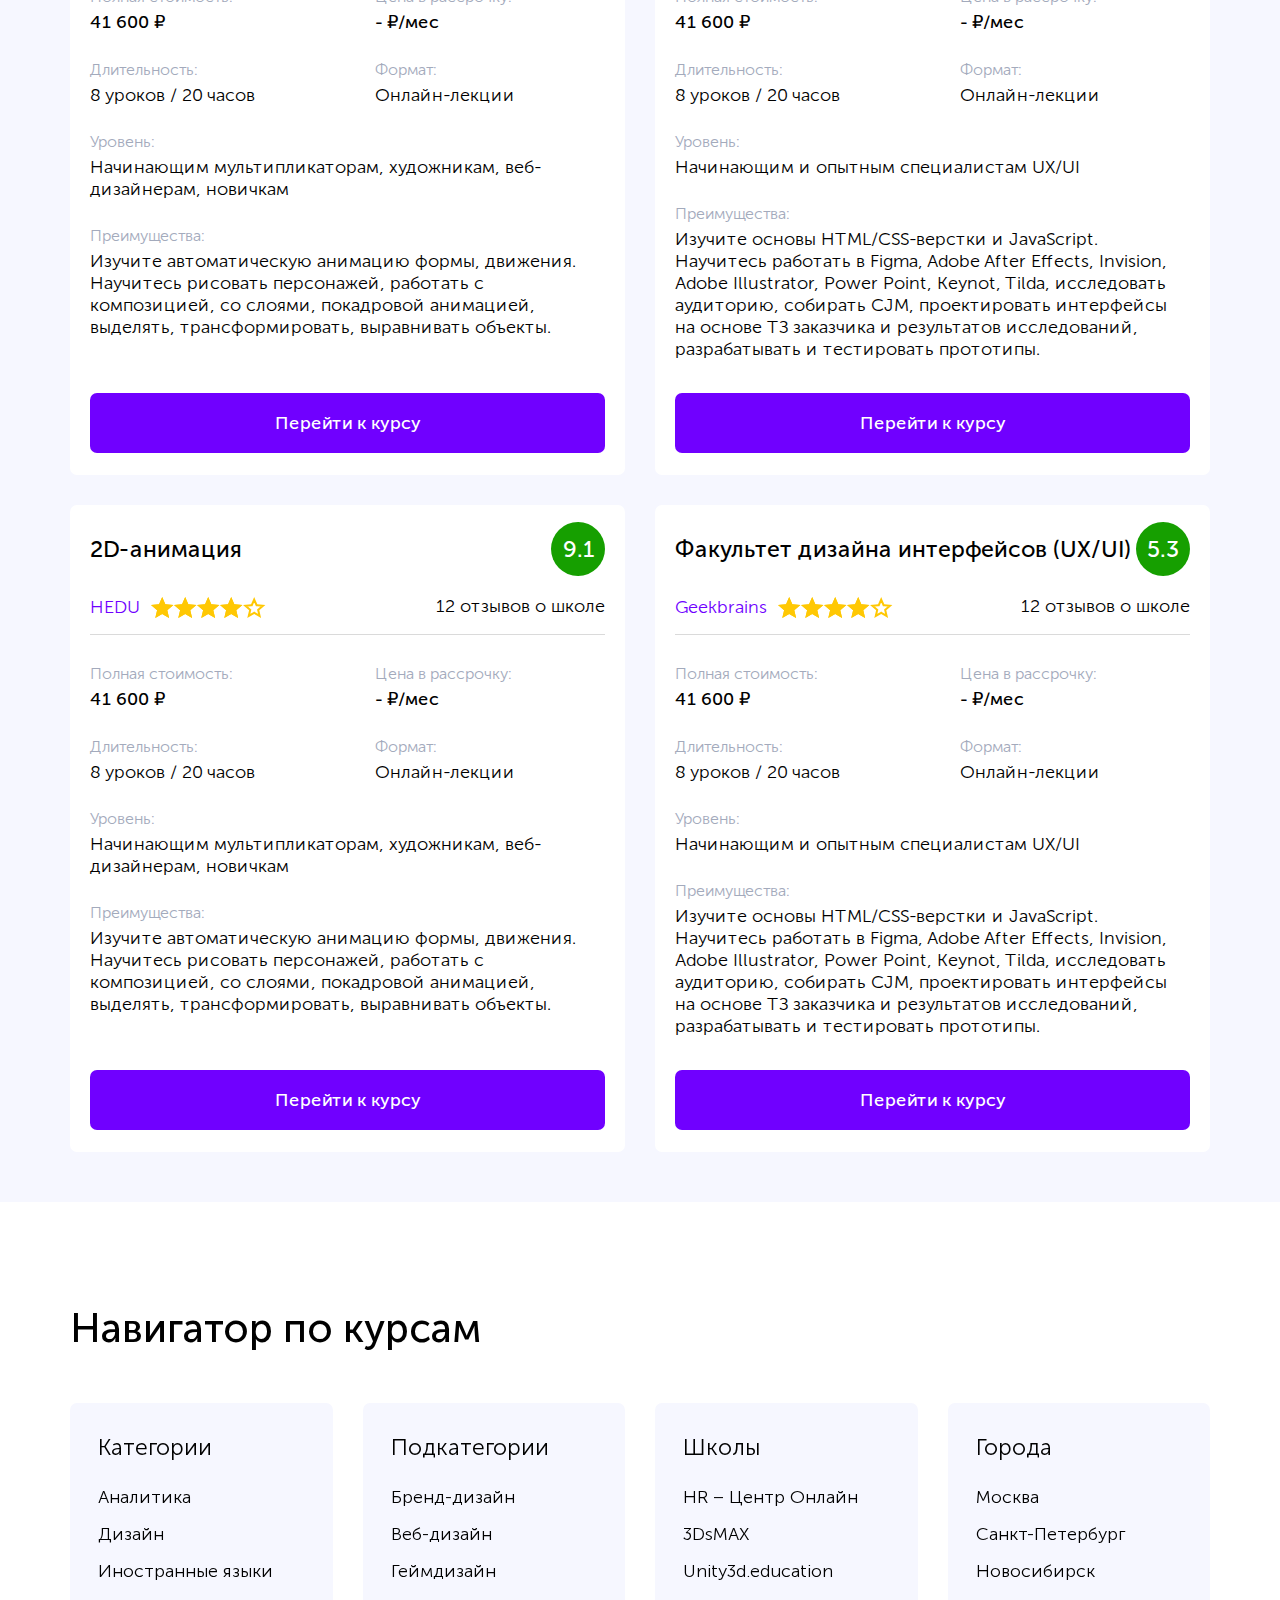
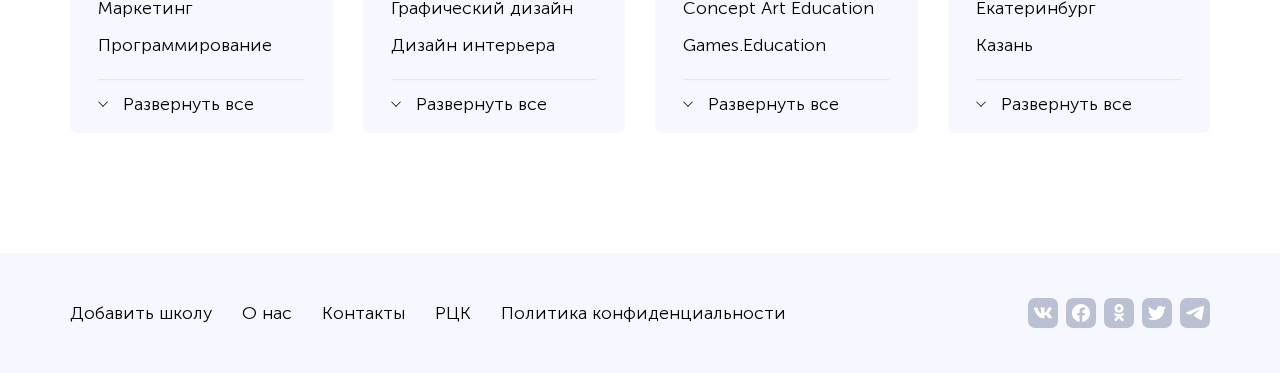
<file: designPage.html>
<!doctype html>
<html lang="en">
<head>
    <meta charset="UTF-8">
    <meta name="viewport"
          content="width=device-width, user-scalable=no, initial-scale=1.0, maximum-scale=1.0, minimum-scale=1.0">
    <meta http-equiv="X-UA-Compatible" content="ie=edge">
    <link rel="stylesheet" href="assets/css/fonts.css">
    <link rel="stylesheet" href="assets/css/normal.css">
    <link rel="stylesheet" href="assets/css/DesignPage/designStyles.css">
    <link rel="stylesheet" href="assets/css/DesignPage/mobile.css">
    <title>Дизайн</title>
</head>
<body>
<div id="wrapper">
    <div class="dark" id="dark"></div>
    <header>
        <div class="content header">
            <div class="left">
                <div class="logoAndButton">
                    <a class="logo" href="index.html">
                        <svg width="260" height="28" viewBox="0 0 260 28" fill="none"
                             xmlns="http://www.w3.org/2000/svg">
                            <path d="M0 15.27C0 21.8966 5.37666 27.2748 12.0015 27.2748V3.26526C5.37666 3.26526 0 8.64339 0 15.27Z"
                                  fill="#7000FF"/>
                            <path d="M13.9217 15.27C13.9217 21.8966 19.2984 27.2748 25.9232 27.2748V3.26526C19.2984 3.26526 13.9217 8.64339 13.9217 15.27Z"
                                  fill="#7000FF"/>
                            <path d="M45.4136 6.29053C47.8139 6.29053 50.5502 7.05883 52.2784 8.88355L49.8301 12.7731C48.822 11.8127 47.2858 11.0924 45.7976 11.0924C43.0613 11.0924 41.6691 13.1572 41.6691 15.2221C41.6691 17.2389 43.0613 19.4958 45.9897 19.4958C47.6699 19.4958 49.4461 18.4874 50.6942 17.4309L52.8065 21.4645C51.1263 23.1932 48.2939 24.2977 45.4136 24.2977C39.2688 24.2977 35.8124 20.024 35.8124 15.2701C35.8604 10.6603 39.2688 6.29053 45.4136 6.29053Z"
                                  fill="black"/>
                            <path d="M54.2467 0H60.0074V7.53898C60.0074 8.40333 59.9594 9.02757 59.9594 9.02757H60.0074C60.9675 7.34691 62.9837 6.29049 65.24 6.29049C68.6964 6.29049 71.4328 7.87512 71.4328 12.725V23.8654H65.6721V13.7815C65.6721 12.1968 65.048 11.5246 63.7518 11.5246C61.2555 11.5246 60.0074 13.4933 60.0074 16.1344V23.8654H54.2467V0V0Z"
                                  fill="black"/>
                            <path d="M83.0983 6.29053C88.523 6.29053 92.8915 9.93997 92.8915 15.3181C92.8915 20.6962 88.571 24.2496 83.1463 24.2496C77.7216 24.2496 73.4011 20.6962 73.4011 15.3181C73.4011 9.93997 77.7217 6.29053 83.0983 6.29053ZM83.1463 19.4477C85.2586 19.4477 87.0348 17.8631 87.0348 15.3181C87.0348 12.7251 85.2106 11.0924 83.1463 11.0924C81.0821 11.0924 79.2578 12.7251 79.2578 15.3181C79.2098 17.9111 81.0341 19.4477 83.1463 19.4477Z"
                                  fill="black"/>
                            <path d="M104.029 6.29053C109.453 6.29053 113.822 9.93997 113.822 15.3181C113.822 20.6962 109.501 24.2496 104.077 24.2496C98.6521 24.2496 94.3316 20.6962 94.3316 15.3181C94.3316 9.93997 98.6521 6.29053 104.029 6.29053ZM104.077 19.4477C106.189 19.4477 107.965 17.8631 107.965 15.3181C107.965 12.7251 106.141 11.0924 104.077 11.0924C102.013 11.0924 100.188 12.7251 100.188 15.3181C100.188 17.9111 101.965 19.4477 104.077 19.4477Z"
                                  fill="black"/>
                            <path d="M117.134 17.9591C118.383 19.0156 120.159 19.6878 121.791 19.6878C122.943 19.6878 123.375 19.3037 123.375 18.7755C123.375 16.9507 115.31 17.3349 115.31 11.7167C115.31 8.16327 118.479 6.29053 122.463 6.29053C124.671 6.29053 126.88 6.86676 128.608 8.25931L126.64 12.2449C125.631 11.4286 123.759 10.8523 122.319 10.8523C121.071 10.8523 120.735 11.2365 120.735 11.6687C120.735 13.4934 128.8 13.0612 128.8 18.6314C128.8 21.8487 126.112 24.2977 121.743 24.2977C119.295 24.2977 116.654 23.4813 114.734 21.7526L117.134 17.9591Z"
                                  fill="black"/>
                            <path d="M139.217 6.29053C144.306 6.29053 147.186 9.84393 147.186 14.5978C147.186 15.2221 147.138 15.7983 147.042 16.4225H136.193C136.625 18.5354 138.353 19.4958 140.177 19.4958C141.857 19.4958 143.538 18.6794 144.93 17.7671L147.09 21.8007C145.218 23.3853 142.386 24.2977 139.745 24.2977C133.6 24.2977 130.288 19.8799 130.288 15.2701C130.288 10.2281 133.696 6.29053 139.217 6.29053ZM141.473 13.1092C141.473 11.7167 140.561 10.5162 139.121 10.5162C137.441 10.5162 136.673 11.7167 136.337 13.1092H141.473V13.1092Z"
                                  fill="black"/>
                            <path d="M166.34 6.29053C168.741 6.29053 171.477 7.05883 173.205 8.88355L170.757 12.7731C169.749 11.8127 168.213 11.0924 166.725 11.0924C163.988 11.0924 162.596 13.1572 162.596 15.2221C162.596 17.2389 163.988 19.4958 166.917 19.4958C168.597 19.4958 170.373 18.4874 171.621 17.4309L173.733 21.4645C172.053 23.1932 169.221 24.2977 166.34 24.2977C160.196 24.2977 156.739 20.024 156.739 15.2701C156.787 10.6603 160.196 6.29053 166.34 6.29053Z"
                                  fill="black"/>
                            <path d="M183.863 6.29053C189.287 6.29053 193.656 9.93997 193.656 15.3181C193.656 20.6962 189.335 24.2496 183.911 24.2496C178.486 24.2496 174.165 20.6962 174.165 15.3181C174.117 9.93997 178.486 6.29053 183.863 6.29053ZM183.911 19.4958C186.023 19.4958 187.799 17.9111 187.799 15.3661C187.799 12.7731 185.975 11.1404 183.911 11.1404C181.798 11.1404 180.022 12.7731 180.022 15.3661C179.974 17.9111 181.798 19.4958 183.911 19.4958Z"
                                  fill="black"/>
                            <path d="M195.576 6.67468H201.337V16.7587C201.337 18.3433 201.961 19.0156 203.161 19.0156C205.609 19.0156 206.809 16.8547 206.809 14.2617V6.67468H212.57V23.8655H207.049V22.3769C207.049 21.8007 207.097 21.3205 207.097 21.3205H207.049C206.137 23.1452 203.977 24.2977 201.673 24.2977C198.264 24.2977 195.576 22.713 195.576 17.8631V6.67468V6.67468Z"
                                  fill="black"/>
                            <path d="M214.97 6.67463H220.491V9.55577C220.491 10.132 220.443 10.6122 220.443 10.6122H220.491C221.211 8.25926 223.42 6.3385 225.964 6.3385C226.204 6.3385 226.444 6.38652 226.636 6.38652V12.0528C226.444 12.0047 225.868 11.9567 225.484 11.9567C222.267 11.9567 220.731 13.9735 220.731 17.1428V23.8174H214.97V6.67463Z"
                                  fill="black"/>
                            <path d="M230.428 17.9591C231.677 19.0156 233.453 19.6878 235.085 19.6878C236.237 19.6878 236.669 19.3037 236.669 18.7755C236.669 16.9507 228.604 17.3349 228.604 11.7167C228.604 8.16327 231.773 6.29053 235.757 6.29053C237.965 6.29053 240.174 6.86676 241.902 8.25931L239.934 12.2449C238.925 11.4286 237.053 10.8523 235.613 10.8523C234.365 10.8523 234.029 11.2365 234.029 11.6687C234.029 13.4934 242.094 13.0612 242.094 18.6314C242.094 21.8487 239.406 24.2977 235.037 24.2977C232.589 24.2977 229.948 23.4813 228.028 21.7526L230.428 17.9591Z"
                                  fill="black"/>
                            <path d="M252.031 6.29053C257.12 6.29053 260 9.84393 260 14.5978C260 15.2221 259.952 15.7983 259.856 16.4225H249.007C249.439 18.5354 251.167 19.4958 252.991 19.4958C254.671 19.4958 256.352 18.6794 257.744 17.7671L259.904 21.8007C258.032 23.3853 255.199 24.2977 252.559 24.2977C246.414 24.2977 243.102 19.8799 243.102 15.2701C243.102 10.2281 246.51 6.29053 252.031 6.29053ZM254.287 13.1092C254.287 11.7167 253.375 10.5162 251.935 10.5162C250.255 10.5162 249.487 11.7167 249.151 13.1092H254.287V13.1092Z"
                                  fill="black"/>
                        </svg>
                    </a>
                    <div id="coursesBtn" class="coursesBtn">
                        <svg id="burger" width="26" height="9" viewBox="0 0 26 9" fill="none"
                             xmlns="http://www.w3.org/2000/svg">
                            <line x1="1" y1="1" x2="25" y2="1" stroke="var(--burger-color)" stroke-width="2"
                                  stroke-linecap="round"/>
                            <line x1="1" y1="8" x2="25" y2="8" stroke="var(--burger-color)" stroke-width="2"
                                  stroke-linecap="round"/>
                        </svg>
                        <svg id="x" width="20" height="20" viewBox="0 0 20 20" fill="none"
                             xmlns="http://www.w3.org/2000/svg">
                            <line x1="1.51456" y1="1.51465" x2="18.4851" y2="18.4852" stroke="white" stroke-width="2"
                                  stroke-linecap="round"/>
                            <line x1="1.51465" y1="18.4852" x2="18.4852" y2="1.51464" stroke="white" stroke-width="2"
                                  stroke-linecap="round"/>
                        </svg>
                        <p>Все направления курсов</p>
                    </div>
                </div>
            </div>
            <div class="feedback">
                <div class="starBtn btn-violet">
                    <svg width="18" height="17" viewBox="0 0 18 17" fill="none" xmlns="http://www.w3.org/2000/svg">
                        <path d="M9.00281 2.55457L10.6073 6.33296L10.8427 6.88712L11.4425 6.93845L15.544 7.28938L12.4428 9.95698L11.9831 10.3524L12.1212 10.9428L13.0533 14.9287L9.51839 12.8107L9.00484 12.5031L8.49107 12.8104L4.94992 14.9287L5.88734 10.9441L6.02655 10.3524L5.56536 9.9564L2.45893 7.28913L6.55746 6.93845L7.15647 6.8872L7.39216 6.33413L9.00281 2.55457Z"
                              stroke="white" stroke-width="2"/>
                    </svg>
                </div>
                <a href="#">Отзывы о школах</a>
            </div>
        </div>
    </header>
    <div class="menu" id="menu">
        <div class="content">
            <ul class="menuList">
                <li class="menuItem">
                    <div class="titleMenu">
                        <img class="drop" src="assets/images/drop.svg" alt="drop">
                        <a href="#" class="menuLink menuArrow">Аналитика</a>
                    </div>
                    <div class="ulBox">
                        <ul id="subMenuAnalyticList" class="subMenuList subMenuList_active"></ul>
                    </div>
                </li>
                <li class="menuItem">
                    <div class="titleMenu">
                        <img class="drop" src="assets/images/drop.svg" alt="drop">
                        <a href="#" class="menuLink menuArrow">Дизайн</a>
                    </div>
                    <div class="ulBox">
                        <ul id="subMenuDesignList" class="subMenuList"></ul>
                    </div>
                </li>
                <li class="menuItem">
                    <div class="titleMenu">
                        <img class="drop" src="assets/images/drop.svg" alt="drop">
                        <a href="#" class="menuLink menuArrow">Программирование</a>
                    </div>
                    <div class="ulBox">
                        <ul id="subMenuProgramList" class="subMenuList"></ul>
                    </div>

                </li>
                <li class="menuItem">
                    <div class="titleMenu">
                        <img class="drop" src="assets/images/drop.svg" alt="drop">
                        <a href="#" class="menuLink menuArrow">Иностранные языки</a>
                    </div>
                    <div class="ulBox">
                        <ul id="subMenuForeignList" class="subMenuList"></ul>
                    </div>

                </li>
                <li class="menuItem">
                    <div class="titleMenu">
                        <img class="drop" src="assets/images/drop.svg" alt="drop">
                        <a href="#" class="menuLink menuArrow">Маркетинг</a>
                    </div>
                    <div class="ulBox">
                        <ul id="subMenuMarkList" class="subMenuList"></ul>
                    </div>
                </li>
                <li class="menuItem">
                    <div class="titleMenu">
                        <img class="drop" src="assets/images/drop.svg" alt="drop">
                        <a href="#" class="menuLink menuArrow">Управление</a>
                    </div>
                    <div class="ulBox">
                        <ul id="subMenuManageList" class="subMenuList"></ul>
                    </div>
                </li>
                <li id="schoolFeedback" class="menuItem">
                    <div class="titleMenu">
                        <a class="menuLink menuArrow" href="#">Отзывы о школах</a>
                    </div>
                </li>
            </ul>
        </div>
    </div>
    <main>
        <div class="head-present">
            <div class="content">
                <div class="box">
                    <div class="navigation">
                        <a href="index.html">Главная</a> <span>/</span> <span>Дизайн</span>
                    </div>
                    <div class="title">
                        Лучшие курсы по UX/UI дизайну пользовательских интерфейсов
                    </div>
                    <div class="head-image">
                        <img class="head-image__image" src="assets/images/501.png" alt="orange">
                    </div>
                </div>
            </div>
        </div>
        <div class="courses-table">
            <div class="content courses-table__info">
                <div class="courses-table__sort">
                    <p class="grey-text">Сортировать:</p>
                    <div class="sort-buttons">
                        <button class="rating-btn btn-violet">Лучший рейтинг</button>
                        <button class="free-btn btn-white">Бесплатные</button>
                    </div>
                </div>
                <div class="courses-table__author">
                    <p class="author grey-text">Автор: <span id="author-name">Дарья Евдокимова</span></p>
                    <p class="date grey-text">Дата обновления:
                        <time datetime="2021-09-18" id="update-date">18.09.2021</time>
                    </p>
                </div>
            </div>
            <div class="courses-table__table">
                <div class="content row table-title">
                    <div class="sequence">
                        <svg width="11" height="11" viewBox="0 0 11 11" fill="none" xmlns="http://www.w3.org/2000/svg">
                            <rect y="6" width="3" height="5" fill="#A3AABC"/>
                            <rect x="4" y="3" width="3" height="8" fill="#A3AABC"/>
                            <rect x="8" width="3" height="11" fill="#A3AABC"/>
                        </svg>
                    </div>
                    <div class="course grey-text">Курс</div>
                    <div class="rkc grey-text">РКЦ
                        <menu type="popup" class="rkc__popup popup">
                            <div class="popup-content">
                                <p class="desc">
                                    РЦК — рейтинг ценности курса, с помощью которого мы оцениваем онлайн курсы. Для
                                    объективной оценки используется формула, основанная на классической методике
                                    сравнительного
                                    анализа, модели цена-ценность, а также конджоинт-анализ (conjoint analysis). В
                                    процессе
                                    оценки задействованы не только основные атрибуты продукта (такие как школа, цена или
                                    длительность курса и др.), но и оценки клиентов.
                                </p>
                                <p class="high">
                                    <strong>8-10 баллов</strong> — курс рекомендован к покупке, его ценность превышает
                                    цену
                                </p>
                                <p class="middle">
                                    <strong>5-7 баллов</strong> — цена курса соответствует его ценности, к покупке
                                    рекомендуется
                                </p>
                                <p class="low">
                                    <strong>1-4 баллов</strong> — курс переоценен, к покупке не рекомендуется
                                </p>
                                <a href="#" class="details">Подробнее про РЦK</a>
                            </div>
                        </menu>
                    </div>
                    <div class="school grey-text">Школа</div>
                    <div class="price grey-text">Стоимость</div>
                    <div class="credit grey-text">В рассрочку</div>
                    <div class="duration grey-text">Длительность</div>
                    <div class="link grey-text">Ссылка на курс</div>
                </div>
                <div class="courses-table__item">
                    <div class="content row list-item">
                        <div class="sequence-item">1</div>
                        <p class="name-item">Введение в цифровой дизайн</p>
                        <a href="#" class="courlink-item">Ссылка на курс</a>
                        <div class="rkc-item">9.3</div>
                        <div class="school-item">
                            <p class="school-item__name">HEDU</p>
                            <div class="rating school-item__rating">
                                <div class="rating-fill"></div>
                            </div>
                            <a href="#" class="school-item__feedbacks">15 отзывов о школе</a>
                        </div>
                        <div class="price-item">23 400 &#x20bd;</div>
                        <div class="credit-item">Нет рассрочки</div>
                        <div class="duration-item">12 уроков</div>
                        <div class="link-item">
                            <button class="link btn-white">Перейти к курсу</button>
                        </div>
                    </div>
                </div>
                <div class="courses-table__item">
                    <div class="content row list-item">
                        <div class="sequence-item">2</div>
                        <p class="name-item">Векторная графика в веб-дизайне за 4 недели</p>
                        <a href="#" class="courlink-item">Ссылка на курс</a>
                        <div class="rkc-item">9.1</div>
                        <div class="school-item">
                            <p class="school-item__name">Contented</p>
                            <div class="rating school-item__rating">
                                <div class="rating-fill"></div>
                            </div>
                            <a href="#" class="school-item__feedbacks">15 отзывов о школе</a>
                        </div>
                        <div class="price-item">84 000 ₽</div>
                        <div class="credit-item">3500 ₽/мес</div>
                        <div class="duration-item">9 месяцев</div>
                        <div class="link-item">
                            <button class="link btn-white">Перейти к курсу</button>
                        </div>
                    </div>
                </div>
                <div class="courses-table__item">
                    <div class="content row list-item">
                        <div class="sequence-item">3</div>
                        <p class="name-item">Введение в цифровой дизайн</p>
                        <a href="#" class="courlink-item">Ссылка на курс</a>
                        <div class="rkc-item">8.5</div>
                        <div class="school-item">
                            <p class="school-item__name">Международная школа профессий</p>
                            <div class="rating school-item__rating">
                                <div class="rating-fill"></div>
                            </div>
                            <a href="#" class="school-item__feedbacks">15 отзывов о школе</a>
                        </div>
                        <div class="price-item">23 400 ₽</div>
                        <div class="credit-item">3500 ₽/мес</div>
                        <div class="duration-item">2 месяца</div>
                        <div class="link-item">
                            <button class="link btn-white">Перейти к курсу</button>
                        </div>
                    </div>
                </div>
                <div class="courses-table__item">
                    <div class="content row list-item">
                        <div class="sequence-item">4</div>
                        <p class="name-item">Введение в цифровой дизайн</p>
                        <a href="#" class="courlink-item">Ссылка на курс</a>
                        <div class="rkc-item">3.2</div>
                        <div class="school-item">
                            <p class="school-item__name">Contented</p>
                            <div class="rating school-item__rating">
                                <div class="rating-fill"></div>
                            </div>
                            <a href="#" class="school-item__feedbacks">15 отзывов о школе</a>
                        </div>
                        <div class="price-item">84 000 ₽</div>
                        <div class="credit-item">3500 ₽/мес</div>
                        <div class="duration-item">9 месяцев</div>
                        <div class="link-item">
                            <button class="link btn-white">Перейти к курсу</button>
                        </div>
                    </div>
                </div>
            </div>
        </div>
        <div class="course-details">
            <div id="cards-content" class="content">
                <h2 class="course-details__title">Подробнее о курсах</h2>
                <div class="course-details__cards">
                    <div class="cards-limiter">
                        <div class="card">
                            <div class="card__title">
                                <h4>2D-анимация</h4>
                                <div class="card__rating">
                                    <p class="rating-num">9.1</p>
                                    <menu type="popup" class="rating__popup popup">
                                        <div class="popup-content">
                                            <p class="desc">
                                                РЦК — рейтинг ценности курса, с помощью которого мы оцениваем онлайн
                                                курсы.
                                                Для
                                                объективной оценки используется формула, основанная на классической
                                                методике
                                                сравнительного
                                                анализа, модели цена-ценность, а также конджоинт-анализ (conjoint
                                                analysis).
                                                В
                                                процессе
                                                оценки задействованы не только основные атрибуты продукта (такие как
                                                школа,
                                                цена
                                                или
                                                длительность курса и др.), но и оценки клиентов.
                                            </p>
                                            <p class="high">
                                                <strong>8-10 баллов</strong> — курс рекомендован к покупке, его ценность
                                                превышает цену
                                            </p>
                                            <p class="middle">
                                                <strong>5-7 баллов</strong> — цена курса соответствует его ценности, к
                                                покупке
                                                рекомендуется
                                            </p>
                                            <p class="low">
                                                <strong>1-4 баллов</strong> — курс переоценен, к покупке не
                                                рекомендуется
                                            </p>
                                            <a href="#" class="details">Подробнее про РЦK</a>
                                        </div>
                                    </menu>
                                </div>
                            </div>
                            <div class="card__feedback-block">
                                <div class="organization">
                                    <p class="name">HEDU</p>
                                    <div class="rating">
                                        <div class="rating-fill"></div>
                                    </div>
                                </div>
                                <a class="feed-link">12 отзывов о школе</a>
                            </div>
                            <div class="card__quick-info">
                                <div class="price">
                                    <p class="subtitle">Полная стоимость:</p>
                                    <span class="rate">41 600 ₽</span>
                                </div>
                                <div class="credit">
                                    <p class="subtitle">Цена в рассрочку:</p>
                                    <span class="rate">- ₽/мес</span>
                                </div>
                                <div class="duration">
                                    <p class="subtitle">Длительность:</p>
                                    <span class="time">8 уроков / 20 часов</span>
                                </div>
                                <div class="format">
                                    <p class="subtitle">Формат:</p>
                                    <span class="time">Онлайн-лекции</span>
                                </div>
                            </div>
                            <div class="card__level">
                                <p class="subtitle">Уровень:</p>
                                <span>Начинающим мультипликаторам, художникам, веб-дизайнерам, новичкам</span>
                            </div>
                            <div class="card__advantages">
                                <p class="subtitle">Преимущества:</p>
                                <span>
                                Изучите автоматическую анимацию формы, движения.
                                Научитесь рисовать персонажей, работать с композицией, со слоями,
                                покадровой анимацией, выделять, трансформировать, выравнивать объекты.
                            </span>
                            </div>
                            <button class="card__course-btn">Перейти к курсу</button>
                        </div>
                        <div class="card">
                            <div class="card__title">
                                <h4>Факультет дизайна интерфейсов (UX/UI)</h4>
                                <div class="card__rating">
                                    <p class="rating-num">5.3</p>
                                    <menu type="popup" class="rating__popup popup">
                                        <div class="popup-content">
                                            <p class="desc">
                                                РЦК — рейтинг ценности курса, с помощью которого мы оцениваем онлайн
                                                курсы.
                                                Для
                                                объективной оценки используется формула, основанная на классической
                                                методике
                                                сравнительного
                                                анализа, модели цена-ценность, а также конджоинт-анализ (conjoint
                                                analysis).
                                                В
                                                процессе
                                                оценки задействованы не только основные атрибуты продукта (такие как
                                                школа,
                                                цена
                                                или
                                                длительность курса и др.), но и оценки клиентов.
                                            </p>
                                            <p class="high">
                                                <strong>8-10 баллов</strong> — курс рекомендован к покупке, его ценность
                                                превышает цену
                                            </p>
                                            <p class="middle">
                                                <strong>5-7 баллов</strong> — цена курса соответствует его ценности, к
                                                покупке
                                                рекомендуется
                                            </p>
                                            <p class="low">
                                                <strong>1-4 баллов</strong> — курс переоценен, к покупке не
                                                рекомендуется
                                            </p>
                                            <a href="#" class="details">Подробнее про РЦK</a>
                                        </div>
                                    </menu>
                                </div>
                            </div>
                            <div class="card__feedback-block">
                                <div class="organization">
                                    <p class="name">Geekbrains</p>
                                    <div class="rating">
                                        <div class="rating-fill"></div>
                                    </div>
                                </div>
                                <a class="feed-link">12 отзывов о школе</a>
                            </div>
                            <div class="card__quick-info">
                                <div class="price">
                                    <p class="subtitle">Полная стоимость:</p>
                                    <span class="rate">41 600 ₽</span>
                                </div>
                                <div class="credit">
                                    <p class="subtitle">Цена в рассрочку:</p>
                                    <span class="rate">- ₽/мес</span>
                                </div>
                                <div class="duration">
                                    <p class="subtitle">Длительность:</p>
                                    <span class="time">8 уроков / 20 часов</span>
                                </div>
                                <div class="format">
                                    <p class="subtitle">Формат:</p>
                                    <span class="time">Онлайн-лекции</span>
                                </div>
                            </div>
                            <div class="card__level">
                                <p class="subtitle">Уровень:</p>
                                <span>Начинающим и опытным специалистам UX/UI</span>
                            </div>
                            <div class="card__advantages">
                                <p class="subtitle">Преимущества:</p>
                                <span>
                                Изучите основы HTML/CSS-верстки и JavaScript.
                                Научитесь работать в Figma, Adobe After Effects, Invision, Adobe Illustrator,
                                Power Point, Keynot, Tilda, исследовать аудиторию, собирать CJM,
                                проектировать интерфейсы на основе ТЗ заказчика и результатов исследований,
                                разрабатывать и тестировать прототипы.
                            </span>
                            </div>
                            <button class="card__course-btn">Перейти к курсу</button>
                        </div>
                        <div class="card">
                            <div class="card__title">
                                <h4>2D-анимация</h4>
                                <div class="card__rating">
                                    <p class="rating-num">9.1</p>
                                    <menu type="popup" class="rating__popup popup">
                                        <div class="popup-content">
                                            <p class="desc">
                                                РЦК — рейтинг ценности курса, с помощью которого мы оцениваем онлайн
                                                курсы.
                                                Для
                                                объективной оценки используется формула, основанная на классической
                                                методике
                                                сравнительного
                                                анализа, модели цена-ценность, а также конджоинт-анализ (conjoint
                                                analysis).
                                                В
                                                процессе
                                                оценки задействованы не только основные атрибуты продукта (такие как
                                                школа,
                                                цена
                                                или
                                                длительность курса и др.), но и оценки клиентов.
                                            </p>
                                            <p class="high">
                                                <strong>8-10 баллов</strong> — курс рекомендован к покупке, его ценность
                                                превышает цену
                                            </p>
                                            <p class="middle">
                                                <strong>5-7 баллов</strong> — цена курса соответствует его ценности, к
                                                покупке
                                                рекомендуется
                                            </p>
                                            <p class="low">
                                                <strong>1-4 баллов</strong> — курс переоценен, к покупке не
                                                рекомендуется
                                            </p>
                                            <a href="#" class="details">Подробнее про РЦK</a>
                                        </div>
                                    </menu>
                                </div>
                            </div>
                            <div class="card__feedback-block">
                                <div class="organization">
                                    <p class="name">HEDU</p>
                                    <div class="rating">
                                        <div class="rating-fill"></div>
                                    </div>
                                </div>
                                <a class="feed-link">12 отзывов о школе</a>
                            </div>
                            <div class="card__quick-info">
                                <div class="price">
                                    <p class="subtitle">Полная стоимость:</p>
                                    <span class="rate">41 600 ₽</span>
                                </div>
                                <div class="credit">
                                    <p class="subtitle">Цена в рассрочку:</p>
                                    <span class="rate">- ₽/мес</span>
                                </div>
                                <div class="duration">
                                    <p class="subtitle">Длительность:</p>
                                    <span class="time">8 уроков / 20 часов</span>
                                </div>
                                <div class="format">
                                    <p class="subtitle">Формат:</p>
                                    <span class="time">Онлайн-лекции</span>
                                </div>
                            </div>
                            <div class="card__level">
                                <p class="subtitle">Уровень:</p>
                                <span>Начинающим мультипликаторам, художникам, веб-дизайнерам, новичкам</span>
                            </div>
                            <div class="card__advantages">
                                <p class="subtitle">Преимущества:</p>
                                <span>
                                Изучите автоматическую анимацию формы, движения.
                                Научитесь рисовать персонажей, работать с композицией, со слоями,
                                покадровой анимацией, выделять, трансформировать, выравнивать объекты.
                            </span>
                            </div>
                            <button class="card__course-btn">Перейти к курсу</button>
                        </div>
                        <div class="card">
                            <div class="card__title">
                                <h4>Факультет дизайна интерфейсов (UX/UI)</h4>
                                <div class="card__rating">
                                    <p class="rating-num">5.3</p>
                                    <menu type="popup" class="rating__popup popup">
                                        <div class="popup-content">
                                            <p class="desc">
                                                РЦК — рейтинг ценности курса, с помощью которого мы оцениваем онлайн
                                                курсы. Для
                                                объективной оценки используется формула, основанная на классической
                                                методике
                                                сравнительного
                                                анализа, модели цена-ценность, а также конджоинт-анализ (conjoint
                                                analysis). В
                                                процессе
                                                оценки задействованы не только основные атрибуты продукта (такие как
                                                школа, цена
                                                или
                                                длительность курса и др.), но и оценки клиентов.
                                            </p>
                                            <p class="high">
                                                <strong>8-10 баллов</strong> — курс рекомендован к покупке, его ценность
                                                превышает цену
                                            </p>
                                            <p class="middle">
                                                <strong>5-7 баллов</strong> — цена курса соответствует его ценности, к
                                                покупке
                                                рекомендуется
                                            </p>
                                            <p class="low">
                                                <strong>1-4 баллов</strong> — курс переоценен, к покупке не
                                                рекомендуется
                                            </p>
                                            <a href="#" class="details">Подробнее про РЦK</a>
                                        </div>
                                    </menu>
                                </div>
                            </div>
                            <div class="card__feedback-block">
                                <div class="organization">
                                    <p class="name">Geekbrains</p>
                                    <div class="rating">
                                        <div class="rating-fill"></div>
                                    </div>
                                </div>
                                <a class="feed-link">12 отзывов о школе</a>
                            </div>
                            <div class="card__quick-info">
                                <div class="price">
                                    <p class="subtitle">Полная стоимость:</p>
                                    <span class="rate">41 600 ₽</span>
                                </div>
                                <div class="credit">
                                    <p class="subtitle">Цена в рассрочку:</p>
                                    <span class="rate">- ₽/мес</span>
                                </div>
                                <div class="duration">
                                    <p class="subtitle">Длительность:</p>
                                    <span class="time">8 уроков / 20 часов</span>
                                </div>
                                <div class="format">
                                    <p class="subtitle">Формат:</p>
                                    <span class="time">Онлайн-лекции</span>
                                </div>
                            </div>

                            <div class="card__level">
                                <p class="subtitle">Уровень:</p>
                                <span>Начинающим и опытным специалистам UX/UI</span>
                            </div>
                            <div class="card__advantages">
                                <p class="subtitle">Преимущества:</p>
                                <span>
                                Изучите основы HTML/CSS-верстки и JavaScript.
                                Научитесь работать в Figma, Adobe After Effects, Invision, Adobe Illustrator,
                                Power Point, Keynot, Tilda, исследовать аудиторию, собирать CJM,
                                проектировать интерфейсы на основе ТЗ заказчика и результатов исследований,
                                разрабатывать и тестировать прототипы.
                            </span>
                            </div>
                            <button class="card__course-btn">Перейти к курсу</button>
                        </div>
                    </div>
                </div>
                <div class="expandBlock">
                    <hr>
                    <div class="line">
                        <img class="expand-arrow" src="assets/images/drop.svg" alt="drop">
                        <a id="expand-name" class="expand-name">Развернуть все курсы</a>
                    </div>
                </div>
            </div>
        </div>
        <div class="content courses-nav">
            <h2 class="courses-nav__title">Навигатор по курсам</h2>
            <div class="courses-nav__cards">
                <div class="card">
                    <h4 class="card__name">Категории</h4>
                    <div class="list-limiter">
                        <ul id="categories-list" class="list"></ul>
                    </div>
                    <div class="expandBlock">
                        <hr/>
                        <div class="line">
                            <img class="expand-arrow" src="assets/images/drop.svg" alt="drop"/>
                            <a id="category-expand" class="expand-name expand-nav">Развернуть все</a>
                        </div>
                    </div>
                </div>
                <div class="card">
                    <h4 class="card__name">Подкатегории</h4>
                    <div class="list-limiter">
                        <ul id="subcategory-list" class="list"></ul>
                    </div>
                    <div class="expandBlock">
                        <hr/>
                        <div class="line">
                            <img class="expand-arrow" src="assets/images/drop.svg" alt="drop"/>
                            <a id="subcategory-expand" class="expand-name expand-nav">Развернуть все</a>
                        </div>
                    </div>
                </div>
                <div class="card">
                    <h4 class="card__name">Школы</h4>
                    <div class="list-limiter">
                        <ul id="schools-list" class="list"></ul>
                    </div>
                    <div class="expandBlock">
                        <hr/>
                        <div class="line">
                            <img class="expand-arrow" src="assets/images/drop.svg" alt="drop"/>
                            <a id="schools-expand" class="expand-name expand-nav">Развернуть все</a>
                        </div>
                    </div>
                </div>
                <div class="card">
                    <h4 class="card__name">Города</h4>
                    <div class="list-limiter">
                        <ul id="cities-list" class="list"></ul>
                    </div>
                    <div class="expandBlock">
                        <hr/>
                        <div class="line">
                            <img class="expand-arrow" src="assets/images/drop.svg" alt="drop"/>
                            <a id="cities-expand" class="expand-name expand-nav">Развернуть все</a>
                        </div>
                    </div>
                </div>
            </div>
        </div>
    </main>
    <footer>
        <div class="content footer">
            <div class="links">
                <a href="addSchoolPage.html">Добавить школу</a>
                <a href="aboutUsPage.html">О нас</a>
                <a href="contactsPage.html">Контакты</a>
                <a href="aboutRCKPage.html">РЦК</a>
                <a href="privacyPolicyPage.html">Политика конфиденциальности</a>
            </div>
            <div class="socialMedia">
                <div class="icon-vk">
                    <svg width="18" height="12" viewBox="0 0 18 12" fill="none" xmlns="http://www.w3.org/2000/svg">
                        <path fill-rule="evenodd" clip-rule="evenodd"
                              d="M2.64437 0.59375H0.675168C0.112534 0.59375 0 0.858575 0 1.15051C0 1.67201 0.667608 4.25832 3.10848 7.67894C4.73574 10.0149 7.02837 11.2812 9.11463 11.2812C10.3664 11.2812 10.5212 11 10.5212 10.5156V8.74999C10.5212 8.18749 10.6398 8.07522 11.0361 8.07522C11.3282 8.07522 11.8289 8.22124 12.9972 9.34754C14.3324 10.6824 14.5525 11.2812 15.3035 11.2812H17.2727C17.8354 11.2812 18.1167 11 17.9544 10.445C17.7768 9.89181 17.1394 9.08918 16.2935 8.13782C15.8345 7.59552 15.146 7.01153 14.9374 6.71948C14.6453 6.34407 14.7288 6.17718 14.9374 5.8435C14.9374 5.8435 17.3366 2.46457 17.5869 1.31746C17.7121 0.900256 17.5869 0.59375 16.9914 0.59375H15.0222C14.5215 0.59375 14.2907 0.858575 14.1655 1.15051C14.1655 1.15051 13.1641 3.59086 11.7455 5.17604C11.2865 5.63487 11.0779 5.7809 10.8275 5.7809C10.7023 5.7809 10.5212 5.63487 10.5212 5.21778V1.31746C10.5212 0.816837 10.3759 0.59375 9.95855 0.59375H6.86407C6.55121 0.59375 6.36299 0.826062 6.36299 1.04628C6.36299 1.52081 7.07231 1.63027 7.14543 2.96514V5.86437C7.14543 6.5 7.03057 6.61525 6.78026 6.61525C6.11268 6.61525 4.4888 4.16399 3.52569 1.35914C3.33697 0.813969 3.14763 0.59375 2.64437 0.59375Z"
                              fill="white"/>
                    </svg>
                </div>
                <div class="icon-facebook">
                    <svg width="18" height="18" viewBox="0 0 18 18" fill="none" xmlns="http://www.w3.org/2000/svg">
                        <path d="M18 9C18 4.05 13.95 0 9 0C4.05 0 0 4.05 0 9C0 13.5 3.2625 17.2125 7.5375 17.8875V11.5875H5.2875V9H7.5375V6.975C7.5375 4.725 8.8875 3.4875 10.9125 3.4875C11.925 3.4875 12.9375 3.7125 12.9375 3.7125V5.9625H11.8125C10.6875 5.9625 10.35 6.6375 10.35 7.3125V9H12.825L12.375 11.5875H10.2375V18C14.7375 17.325 18 13.5 18 9Z"
                              fill="white"/>
                    </svg>
                </div>
                <div class="icon-ok">
                    <svg width="10" height="17" viewBox="0 0 10 17" fill="none" xmlns="http://www.w3.org/2000/svg">
                        <path fill-rule="evenodd" clip-rule="evenodd"
                              d="M9.46922 4.39303C9.46922 6.81312 7.47141 8.78602 5.02065 8.78602C2.5434 8.78602 0.545566 6.81312 0.545566 4.39303C0.545566 1.97292 2.5434 0 5.02065 0C7.47141 0 9.46922 1.97292 9.46922 4.39303ZM6.85872 4.39303C6.85872 3.39342 6.03291 2.57794 5.02065 2.57794C3.98184 2.57794 3.15602 3.39342 3.18271 4.39303C3.18271 5.39265 4.00852 6.20807 5.02065 6.20807C6.03291 6.20807 6.85872 5.39265 6.85872 4.39303Z"
                              fill="white"/>
                        <path d="M9.38929 11.3377C8.59016 11.8375 7.7111 12.1795 6.80547 12.39L9.33604 14.81C9.8421 15.3099 9.8421 16.1253 9.33604 16.6252C8.82997 17.1249 8.00416 17.1249 7.49809 16.6252L5.04734 14.205L2.59671 16.6252C2.33032 16.8619 2.01067 16.9934 1.66438 16.9934C1.3181 16.9934 0.998444 16.8882 0.732065 16.6252C0.225936 16.1253 0.225936 15.3099 0.732065 14.81L3.2094 12.3636C2.30368 12.1531 1.42464 11.8113 0.625512 11.3114C0.0128378 10.9432 -0.173624 10.154 0.172664 9.54895C0.572239 8.9439 1.37137 8.78614 1.98403 9.15437C3.7954 10.2855 6.1661 10.2855 7.97748 9.15437C8.59016 8.75979 9.41597 8.9439 9.78885 9.54895C10.1884 10.154 10.002 10.9694 9.38929 11.3377Z"
                              fill="white"/>
                    </svg>
                </div>
                <div class="icon-twitter">
                    <svg width="18" height="14" viewBox="0 0 18 14" fill="none" xmlns="http://www.w3.org/2000/svg">
                        <path d="M18 1.61538C17.325 1.93846 16.65 2.04615 15.8625 2.15385C16.65 1.72308 17.2125 1.07692 17.4375 0.215384C16.7625 0.646154 15.975 0.861539 15.075 1.07692C14.4 0.430769 13.3875 0 12.375 0C10.0125 0 8.2125 2.15385 8.775 4.30769C5.7375 4.2 3.0375 2.8 1.125 0.646154C0.1125 2.26154 0.675 4.30769 2.25 5.38462C1.6875 5.38462 1.125 5.16923 0.5625 4.95385C0.5625 6.56923 1.8 8.07692 3.4875 8.50769C2.925 8.61539 2.3625 8.72308 1.8 8.61539C2.25 10.0154 3.6 11.0923 5.2875 11.0923C3.9375 12.0615 1.9125 12.6 0 12.3846C1.6875 13.3538 3.6 14 5.625 14C12.4875 14 16.3125 8.50769 16.0875 3.44615C16.875 3.01538 17.55 2.36923 18 1.61538Z"
                              fill="white"/>
                    </svg>
                </div>
                <div class="icon-telegram">
                    <svg width="18" height="14" viewBox="0 0 18 14" fill="none" xmlns="http://www.w3.org/2000/svg">
                        <path d="M1.23741 6.02697C6.06923 4.05126 9.29121 2.74875 10.9033 2.11944C15.5063 0.322639 16.4627 0.0105163 17.0861 9.9919e-05C17.2232 -0.00205699 17.5298 0.0298337 17.7284 0.181063C17.8961 0.308757 17.9422 0.481255 17.9643 0.602323C17.9864 0.723392 18.0139 0.999189 17.992 1.21469C17.7426 3.67437 16.6633 9.64338 16.1142 12.3983C15.8818 13.564 15.4244 13.9548 14.9815 13.9931C14.0189 14.0762 13.288 13.3961 12.3558 12.8226C10.897 11.9251 10.0729 11.3664 8.65691 10.4907C7.02048 9.47862 8.08131 8.92236 9.0139 8.01329C9.25797 7.77538 13.4988 4.15516 13.5809 3.82675C13.5912 3.78568 13.6007 3.63258 13.5038 3.55173C13.4069 3.47089 13.2639 3.49853 13.1606 3.52052C13.0143 3.55169 10.6839 4.9973 6.16938 7.85735C5.5079 8.28364 4.90875 8.49135 4.37193 8.48046C3.78013 8.46846 2.64175 8.16643 1.79548 7.90825C0.757494 7.59159 -0.0674757 7.42417 0.00436067 6.88638C0.0417775 6.60627 0.452793 6.3198 1.23741 6.02697Z"
                              fill="white"/>
                    </svg>
                </div>
            </div>
        </div>
    </footer>
</div>
<script src="https://ajax.googleapis.com/ajax/libs/jquery/3.5.1/jquery.min.js"></script>
<script src="assets/js/script.js"></script>
<script src="assets/js/designPage.js"></script>
</body>
</html>
</file>
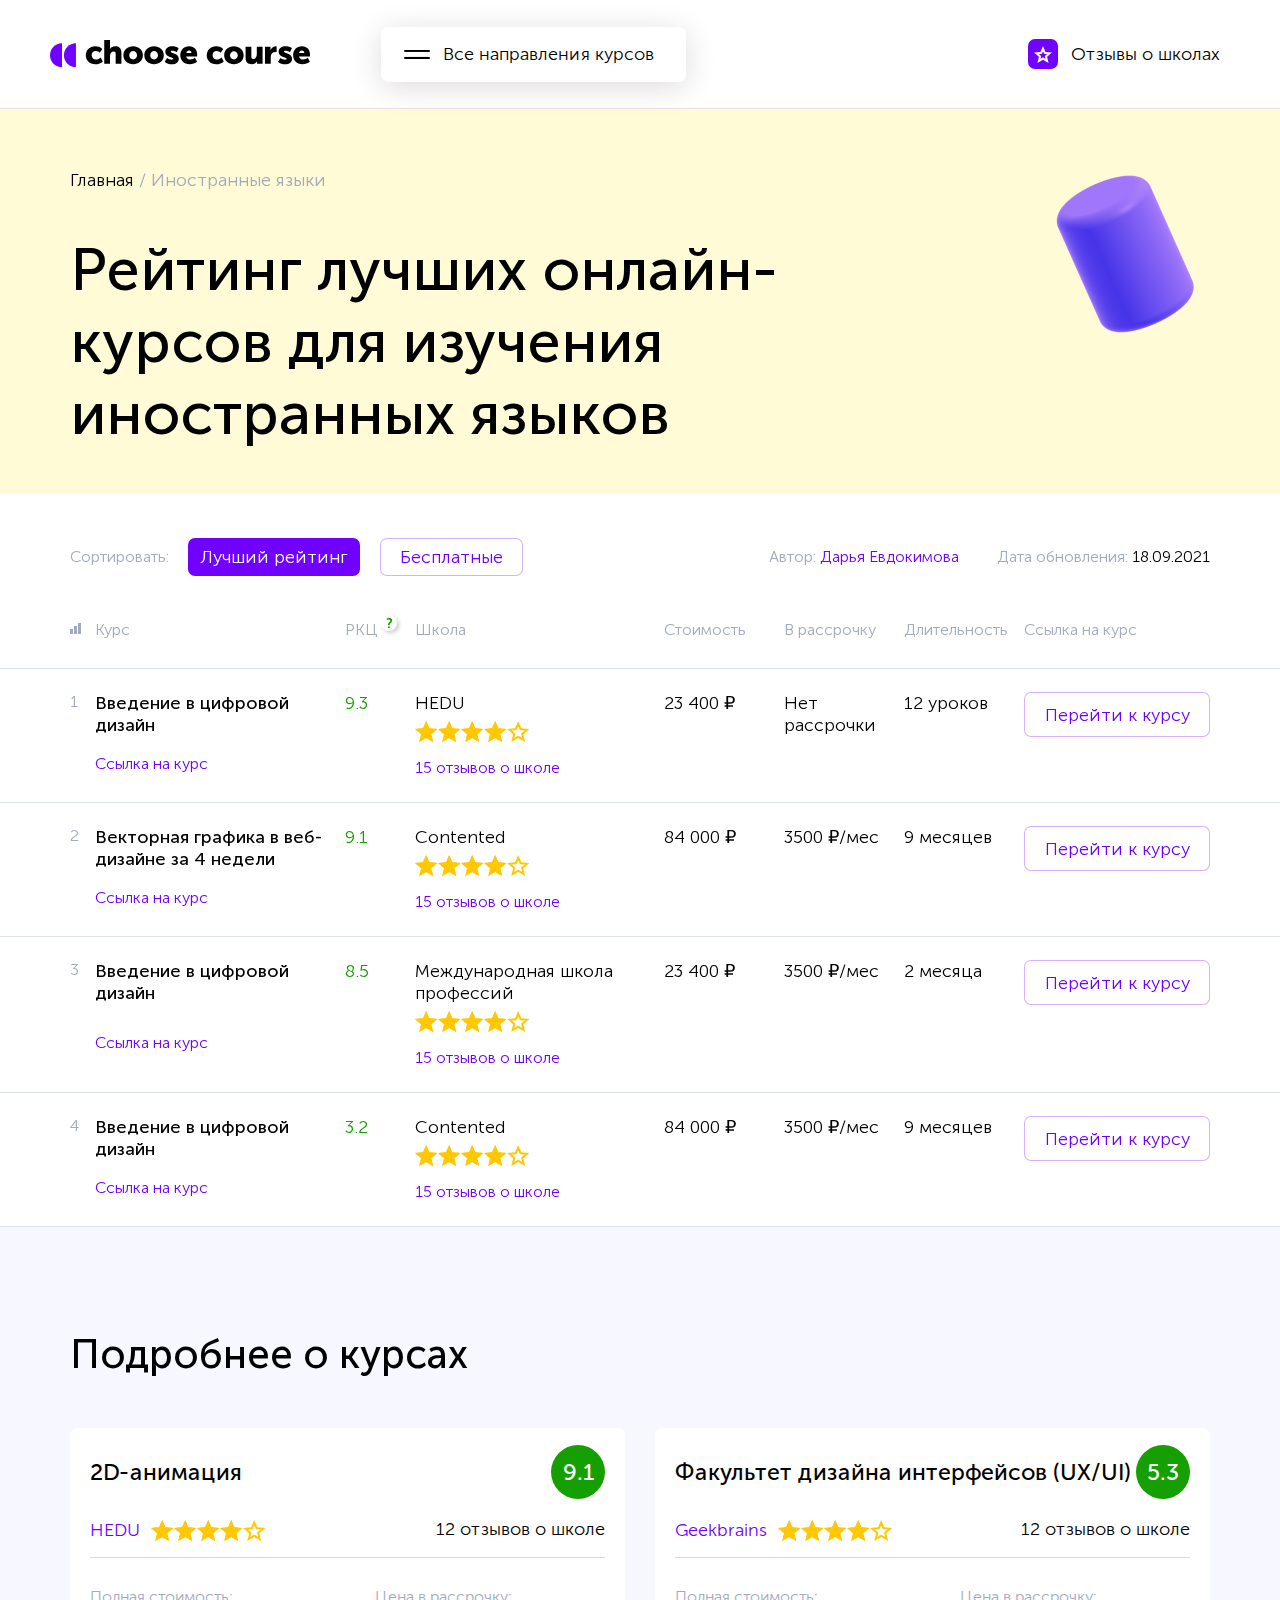
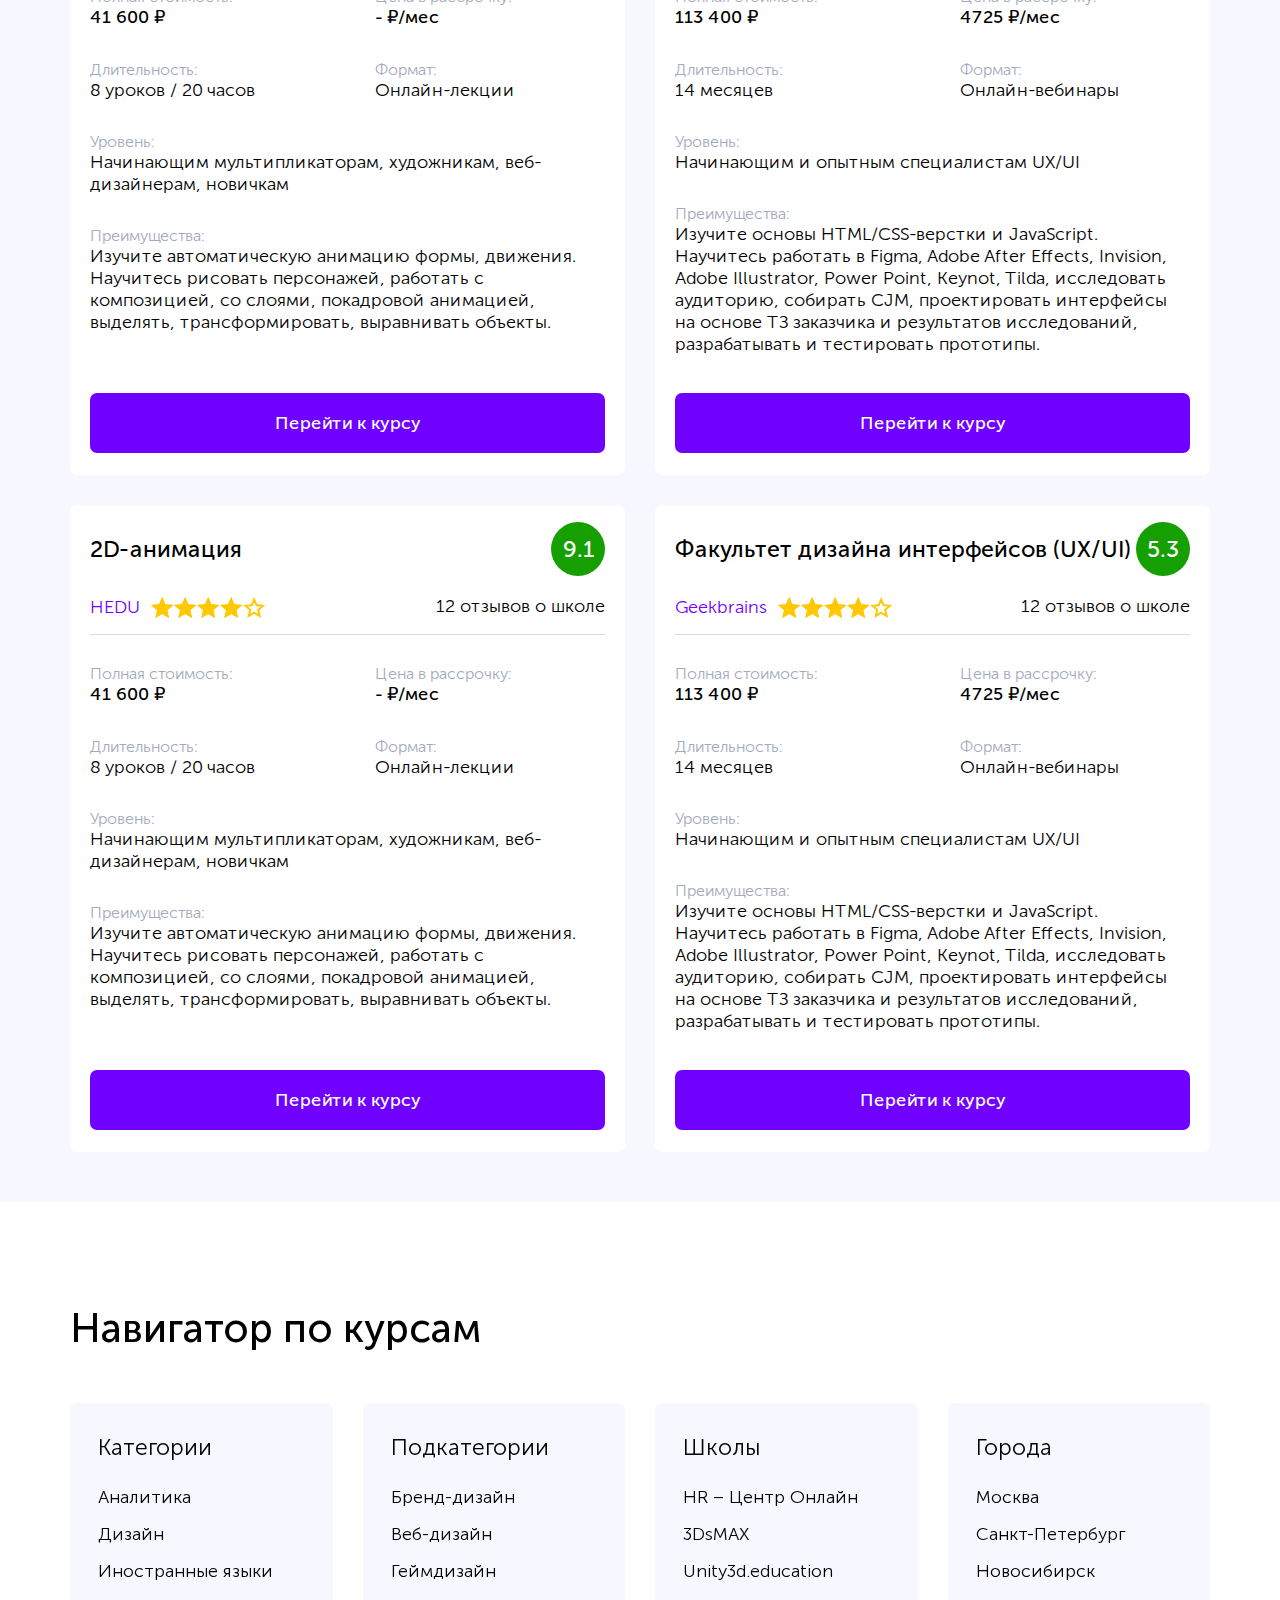
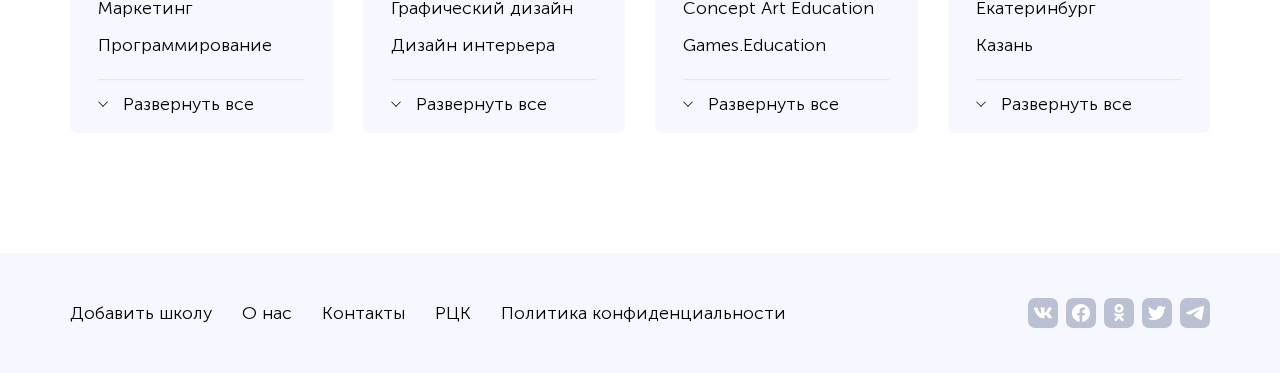
<file: foreignPage.html>
<!doctype html>
<html lang="en">
<head>
    <meta charset="UTF-8">
    <meta name="viewport"
          content="width=device-width, user-scalable=no, initial-scale=1.0, maximum-scale=1.0, minimum-scale=1.0">
    <meta http-equiv="X-UA-Compatible" content="ie=edge">
    <link rel="stylesheet" href="assets/css/fonts.css">
    <link rel="stylesheet" href="assets/css/normal.css">
    <link rel="stylesheet" href="assets/css/ForeignPage/foreignStyles.css">
    <link rel="stylesheet" href="assets/css/ForeignPage/mobile.css">
    <title>Иностранные языки</title>
</head>
<body>
<div id="wrapper">
    <div class="dark" id="dark"></div>
    <header>
        <div class="content header">
            <div class="left">
                <div class="logoAndButton">
                    <a class="logo" href="/">
                        <svg width="260" height="28" viewBox="0 0 260 28" fill="none"
                             xmlns="http://www.w3.org/2000/svg">
                            <path d="M0 15.27C0 21.8966 5.37666 27.2748 12.0015 27.2748V3.26526C5.37666 3.26526 0 8.64339 0 15.27Z"
                                  fill="#7000FF"/>
                            <path d="M13.9217 15.27C13.9217 21.8966 19.2984 27.2748 25.9232 27.2748V3.26526C19.2984 3.26526 13.9217 8.64339 13.9217 15.27Z"
                                  fill="#7000FF"/>
                            <path d="M45.4136 6.29053C47.8139 6.29053 50.5502 7.05883 52.2784 8.88355L49.8301 12.7731C48.822 11.8127 47.2858 11.0924 45.7976 11.0924C43.0613 11.0924 41.6691 13.1572 41.6691 15.2221C41.6691 17.2389 43.0613 19.4958 45.9897 19.4958C47.6699 19.4958 49.4461 18.4874 50.6942 17.4309L52.8065 21.4645C51.1263 23.1932 48.2939 24.2977 45.4136 24.2977C39.2688 24.2977 35.8124 20.024 35.8124 15.2701C35.8604 10.6603 39.2688 6.29053 45.4136 6.29053Z"
                                  fill="black"/>
                            <path d="M54.2467 0H60.0074V7.53898C60.0074 8.40333 59.9594 9.02757 59.9594 9.02757H60.0074C60.9675 7.34691 62.9837 6.29049 65.24 6.29049C68.6964 6.29049 71.4328 7.87512 71.4328 12.725V23.8654H65.6721V13.7815C65.6721 12.1968 65.048 11.5246 63.7518 11.5246C61.2555 11.5246 60.0074 13.4933 60.0074 16.1344V23.8654H54.2467V0V0Z"
                                  fill="black"/>
                            <path d="M83.0983 6.29053C88.523 6.29053 92.8915 9.93997 92.8915 15.3181C92.8915 20.6962 88.571 24.2496 83.1463 24.2496C77.7216 24.2496 73.4011 20.6962 73.4011 15.3181C73.4011 9.93997 77.7217 6.29053 83.0983 6.29053ZM83.1463 19.4477C85.2586 19.4477 87.0348 17.8631 87.0348 15.3181C87.0348 12.7251 85.2106 11.0924 83.1463 11.0924C81.0821 11.0924 79.2578 12.7251 79.2578 15.3181C79.2098 17.9111 81.0341 19.4477 83.1463 19.4477Z"
                                  fill="black"/>
                            <path d="M104.029 6.29053C109.453 6.29053 113.822 9.93997 113.822 15.3181C113.822 20.6962 109.501 24.2496 104.077 24.2496C98.6521 24.2496 94.3316 20.6962 94.3316 15.3181C94.3316 9.93997 98.6521 6.29053 104.029 6.29053ZM104.077 19.4477C106.189 19.4477 107.965 17.8631 107.965 15.3181C107.965 12.7251 106.141 11.0924 104.077 11.0924C102.013 11.0924 100.188 12.7251 100.188 15.3181C100.188 17.9111 101.965 19.4477 104.077 19.4477Z"
                                  fill="black"/>
                            <path d="M117.134 17.9591C118.383 19.0156 120.159 19.6878 121.791 19.6878C122.943 19.6878 123.375 19.3037 123.375 18.7755C123.375 16.9507 115.31 17.3349 115.31 11.7167C115.31 8.16327 118.479 6.29053 122.463 6.29053C124.671 6.29053 126.88 6.86676 128.608 8.25931L126.64 12.2449C125.631 11.4286 123.759 10.8523 122.319 10.8523C121.071 10.8523 120.735 11.2365 120.735 11.6687C120.735 13.4934 128.8 13.0612 128.8 18.6314C128.8 21.8487 126.112 24.2977 121.743 24.2977C119.295 24.2977 116.654 23.4813 114.734 21.7526L117.134 17.9591Z"
                                  fill="black"/>
                            <path d="M139.217 6.29053C144.306 6.29053 147.186 9.84393 147.186 14.5978C147.186 15.2221 147.138 15.7983 147.042 16.4225H136.193C136.625 18.5354 138.353 19.4958 140.177 19.4958C141.857 19.4958 143.538 18.6794 144.93 17.7671L147.09 21.8007C145.218 23.3853 142.386 24.2977 139.745 24.2977C133.6 24.2977 130.288 19.8799 130.288 15.2701C130.288 10.2281 133.696 6.29053 139.217 6.29053ZM141.473 13.1092C141.473 11.7167 140.561 10.5162 139.121 10.5162C137.441 10.5162 136.673 11.7167 136.337 13.1092H141.473V13.1092Z"
                                  fill="black"/>
                            <path d="M166.34 6.29053C168.741 6.29053 171.477 7.05883 173.205 8.88355L170.757 12.7731C169.749 11.8127 168.213 11.0924 166.725 11.0924C163.988 11.0924 162.596 13.1572 162.596 15.2221C162.596 17.2389 163.988 19.4958 166.917 19.4958C168.597 19.4958 170.373 18.4874 171.621 17.4309L173.733 21.4645C172.053 23.1932 169.221 24.2977 166.34 24.2977C160.196 24.2977 156.739 20.024 156.739 15.2701C156.787 10.6603 160.196 6.29053 166.34 6.29053Z"
                                  fill="black"/>
                            <path d="M183.863 6.29053C189.287 6.29053 193.656 9.93997 193.656 15.3181C193.656 20.6962 189.335 24.2496 183.911 24.2496C178.486 24.2496 174.165 20.6962 174.165 15.3181C174.117 9.93997 178.486 6.29053 183.863 6.29053ZM183.911 19.4958C186.023 19.4958 187.799 17.9111 187.799 15.3661C187.799 12.7731 185.975 11.1404 183.911 11.1404C181.798 11.1404 180.022 12.7731 180.022 15.3661C179.974 17.9111 181.798 19.4958 183.911 19.4958Z"
                                  fill="black"/>
                            <path d="M195.576 6.67468H201.337V16.7587C201.337 18.3433 201.961 19.0156 203.161 19.0156C205.609 19.0156 206.809 16.8547 206.809 14.2617V6.67468H212.57V23.8655H207.049V22.3769C207.049 21.8007 207.097 21.3205 207.097 21.3205H207.049C206.137 23.1452 203.977 24.2977 201.673 24.2977C198.264 24.2977 195.576 22.713 195.576 17.8631V6.67468V6.67468Z"
                                  fill="black"/>
                            <path d="M214.97 6.67463H220.491V9.55577C220.491 10.132 220.443 10.6122 220.443 10.6122H220.491C221.211 8.25926 223.42 6.3385 225.964 6.3385C226.204 6.3385 226.444 6.38652 226.636 6.38652V12.0528C226.444 12.0047 225.868 11.9567 225.484 11.9567C222.267 11.9567 220.731 13.9735 220.731 17.1428V23.8174H214.97V6.67463Z"
                                  fill="black"/>
                            <path d="M230.428 17.9591C231.677 19.0156 233.453 19.6878 235.085 19.6878C236.237 19.6878 236.669 19.3037 236.669 18.7755C236.669 16.9507 228.604 17.3349 228.604 11.7167C228.604 8.16327 231.773 6.29053 235.757 6.29053C237.965 6.29053 240.174 6.86676 241.902 8.25931L239.934 12.2449C238.925 11.4286 237.053 10.8523 235.613 10.8523C234.365 10.8523 234.029 11.2365 234.029 11.6687C234.029 13.4934 242.094 13.0612 242.094 18.6314C242.094 21.8487 239.406 24.2977 235.037 24.2977C232.589 24.2977 229.948 23.4813 228.028 21.7526L230.428 17.9591Z"
                                  fill="black"/>
                            <path d="M252.031 6.29053C257.12 6.29053 260 9.84393 260 14.5978C260 15.2221 259.952 15.7983 259.856 16.4225H249.007C249.439 18.5354 251.167 19.4958 252.991 19.4958C254.671 19.4958 256.352 18.6794 257.744 17.7671L259.904 21.8007C258.032 23.3853 255.199 24.2977 252.559 24.2977C246.414 24.2977 243.102 19.8799 243.102 15.2701C243.102 10.2281 246.51 6.29053 252.031 6.29053ZM254.287 13.1092C254.287 11.7167 253.375 10.5162 251.935 10.5162C250.255 10.5162 249.487 11.7167 249.151 13.1092H254.287V13.1092Z"
                                  fill="black"/>
                        </svg>
                    </a>
                    <div id="coursesBtn" class="coursesBtn">
                        <svg id="burger" width="26" height="9" viewBox="0 0 26 9" fill="none"
                             xmlns="http://www.w3.org/2000/svg">
                            <line x1="1" y1="1" x2="25" y2="1" stroke="var(--burger-color)" stroke-width="2"
                                  stroke-linecap="round"/>
                            <line x1="1" y1="8" x2="25" y2="8" stroke="var(--burger-color)" stroke-width="2"
                                  stroke-linecap="round"/>
                        </svg>
                        <svg id="x" width="20" height="20" viewBox="0 0 20 20" fill="none"
                             xmlns="http://www.w3.org/2000/svg">
                            <line x1="1.51456" y1="1.51465" x2="18.4851" y2="18.4852" stroke="white" stroke-width="2"
                                  stroke-linecap="round"/>
                            <line x1="1.51465" y1="18.4852" x2="18.4852" y2="1.51464" stroke="white" stroke-width="2"
                                  stroke-linecap="round"/>
                        </svg>
                        <p>Все направления курсов</p>
                    </div>
                </div>
            </div>
            <div class="feedback">
                <div class="starBtn btn-violet">
                    <svg width="18" height="17" viewBox="0 0 18 17" fill="none" xmlns="http://www.w3.org/2000/svg">
                        <path d="M9.00281 2.55457L10.6073 6.33296L10.8427 6.88712L11.4425 6.93845L15.544 7.28938L12.4428 9.95698L11.9831 10.3524L12.1212 10.9428L13.0533 14.9287L9.51839 12.8107L9.00484 12.5031L8.49107 12.8104L4.94992 14.9287L5.88734 10.9441L6.02655 10.3524L5.56536 9.9564L2.45893 7.28913L6.55746 6.93845L7.15647 6.8872L7.39216 6.33413L9.00281 2.55457Z"
                              stroke="white" stroke-width="2"/>
                    </svg>
                </div>
                <a href="#">Отзывы о школах</a>
            </div>
        </div>
    </header>
    <div class="menu" id="menu">
        <div class="content">
            <ul class="menuList">
                <li class="menuItem">
                    <div class="titleMenu">
                        <img class="drop" src="assets/images/drop.svg" alt="drop">
                        <a href="#" class="menuLink menuArrow">Аналитика</a>
                    </div>
                    <div class="ulBox">
                        <ul id="subMenuAnalyticList" class="subMenuList subMenuList_active"></ul>
                    </div>
                </li>
                <li class="menuItem">
                    <div class="titleMenu">
                        <img class="drop" src="assets/images/drop.svg" alt="drop">
                        <a href="#" class="menuLink menuArrow">Дизайн</a>
                    </div>
                    <div class="ulBox">
                        <ul id="subMenuDesignList" class="subMenuList"></ul>
                    </div>
                </li>
                <li class="menuItem">
                    <div class="titleMenu">
                        <img class="drop" src="assets/images/drop.svg" alt="drop">
                        <a href="#" class="menuLink menuArrow">Программирование</a>
                    </div>
                    <div class="ulBox">
                        <ul id="subMenuProgramList" class="subMenuList"></ul>
                    </div>

                </li>
                <li class="menuItem">
                    <div class="titleMenu">
                        <img class="drop" src="assets/images/drop.svg" alt="drop">
                        <a href="#" class="menuLink menuArrow">Иностранные языки</a>
                    </div>
                    <div class="ulBox">
                        <ul id="subMenuForeignList" class="subMenuList"></ul>
                    </div>

                </li>
                <li class="menuItem">
                    <div class="titleMenu">
                        <img class="drop" src="assets/images/drop.svg" alt="drop">
                        <a href="#" class="menuLink menuArrow">Маркетинг</a>
                    </div>
                    <div class="ulBox">
                        <ul id="subMenuMarkList" class="subMenuList"></ul>
                    </div>
                </li>
                <li class="menuItem">
                    <div class="titleMenu">
                        <img class="drop" src="assets/images/drop.svg" alt="drop">
                        <a href="#" class="menuLink menuArrow">Управление</a>
                    </div>
                    <div class="ulBox">
                        <ul id="subMenuManageList" class="subMenuList"></ul>
                    </div>
                </li>
                <li id="schoolFeedback" class="menuItem">
                    <div class="titleMenu">
                        <a class="menuLink menuArrow" href="#">Отзывы о школах</a>
                    </div>
                </li>
            </ul>
        </div>
    </div>
    <main>
        <div class="head-present">
            <div class="content">
                <div class="box">
                    <div class="navigation">
                        <a href="index.html">Главная</a> <span>/</span> <span>Иностранные языки</span>
                    </div>
                    <div class="title">
                        Рейтинг лучших онлайн-курсов для изучения иностранных языков
                    </div>
                    <div class="head-image">
                        <img class="head-image__image" src="assets/images/5.png" alt="orange">
                    </div>
                </div>
            </div>
        </div>
        <div class="courses-table">
            <div class="content courses-table__info">
                <div class="courses-table__sort">
                    <p class="grey-text">Сортировать:</p>
                    <div class="sort-buttons">
                        <button class="rating-btn btn-violet">Лучший рейтинг</button>
                        <button class="free-btn btn-white">Бесплатные</button>
                    </div>
                </div>
                <div class="courses-table__author">
                    <p class="author grey-text">Автор: <span id="author-name">Дарья Евдокимова</span></p>
                    <p class="date grey-text">Дата обновления:
                        <time datetime="2021-09-18" id="update-date">18.09.2021</time>
                    </p>
                </div>
            </div>
            <div class="courses-table__table">
                <div class="content row table-title">
                    <div class="sequence">
                        <svg width="11" height="11" viewBox="0 0 11 11" fill="none" xmlns="http://www.w3.org/2000/svg">
                            <rect y="6" width="3" height="5" fill="#A3AABC"/>
                            <rect x="4" y="3" width="3" height="8" fill="#A3AABC"/>
                            <rect x="8" width="3" height="11" fill="#A3AABC"/>
                        </svg>
                    </div>
                    <div class="course grey-text">Курс</div>
                    <div class="rkc grey-text">РКЦ
                        <menu type="popup" class="rkc__popup popup">
                            <div class="popup-content">
                                <p class="desc">
                                    РЦК — рейтинг ценности курса, с помощью которого мы оцениваем онлайн курсы. Для
                                    объективной оценки используется формула, основанная на классической методике
                                    сравнительного
                                    анализа, модели цена-ценность, а также конджоинт-анализ (conjoint analysis). В
                                    процессе
                                    оценки задействованы не только основные атрибуты продукта (такие как школа, цена или
                                    длительность курса и др.), но и оценки клиентов.
                                </p>
                                <p class="high">
                                    <strong>8-10 баллов</strong> — курс рекомендован к покупке, его ценность превышает
                                    цену
                                </p>
                                <p class="middle">
                                    <strong>5-7 баллов</strong> — цена курса соответствует его ценности, к покупке
                                    рекомендуется
                                </p>
                                <p class="low">
                                    <strong>1-4 баллов</strong> — курс переоценен, к покупке не рекомендуется
                                </p>
                                <a href="#" class="details">Подробнее про РЦK</a>
                            </div>
                        </menu>
                    </div>
                    <div class="school grey-text">Школа</div>
                    <div class="price grey-text">Стоимость</div>
                    <div class="credit grey-text">В рассрочку</div>
                    <div class="duration grey-text">Длительность</div>
                    <div class="link grey-text">Ссылка на курс</div>
                </div>
                <div class="courses-table__item">
                    <div class="content row list-item">
                        <div class="sequence-item">1</div>
                        <p class="name-item">Введение в цифровой дизайн</p>
                        <a href="#" class="courlink-item">Ссылка на курс</a>
                        <div class="rkc-item">9.3</div>
                        <div class="school-item">
                            <p class="school-item__name">HEDU</p>
                            <div class="rating school-item__rating">
                                <div class="rating-fill"></div>
                            </div>
                            <a href="#" class="school-item__feedbacks">15 отзывов о школе</a>
                        </div>
                        <div class="price-item">23 400 &#x20bd;</div>
                        <div class="credit-item">Нет рассрочки</div>
                        <div class="duration-item">12 уроков</div>
                        <div class="link-item">
                            <button class="link btn-white">Перейти к курсу</button>
                        </div>
                    </div>
                </div>
                <div class="courses-table__item">
                    <div class="content row list-item">
                        <div class="sequence-item">2</div>
                        <p class="name-item">Векторная графика в веб-дизайне за 4 недели</p>
                        <a href="#" class="courlink-item">Ссылка на курс</a>
                        <div class="rkc-item">9.1</div>
                        <div class="school-item">
                            <p class="school-item__name">Contented</p>
                            <div class="rating school-item__rating">
                                <div class="rating-fill"></div>
                            </div>
                            <a href="#" class="school-item__feedbacks">15 отзывов о школе</a>
                        </div>
                        <div class="price-item">84 000 ₽</div>
                        <div class="credit-item">3500 ₽/мес</div>
                        <div class="duration-item">9 месяцев</div>
                        <div class="link-item">
                            <button class="link btn-white">Перейти к курсу</button>
                        </div>
                    </div>
                </div>
                <div class="courses-table__item">
                    <div class="content row list-item">
                        <div class="sequence-item">3</div>
                        <p class="name-item">Введение в цифровой дизайн</p>
                        <a href="#" class="courlink-item">Ссылка на курс</a>
                        <div class="rkc-item">8.5</div>
                        <div class="school-item">
                            <p class="school-item__name">Международная школа профессий</p>
                            <div class="rating school-item__rating">
                                <div class="rating-fill"></div>
                            </div>
                            <a href="#" class="school-item__feedbacks">15 отзывов о школе</a>
                        </div>
                        <div class="price-item">23 400 ₽</div>
                        <div class="credit-item">3500 ₽/мес</div>
                        <div class="duration-item">2 месяца</div>
                        <div class="link-item">
                            <button class="link btn-white">Перейти к курсу</button>
                        </div>
                    </div>
                </div>
                <div class="courses-table__item">
                    <div class="content row list-item">
                        <div class="sequence-item">4</div>
                        <p class="name-item">Введение в цифровой дизайн</p>
                        <a href="#" class="courlink-item">Ссылка на курс</a>
                        <div class="rkc-item">3.2</div>
                        <div class="school-item">
                            <p class="school-item__name">Contented</p>
                            <div class="rating school-item__rating">
                                <div class="rating-fill"></div>
                            </div>
                            <a href="#" class="school-item__feedbacks">15 отзывов о школе</a>
                        </div>
                        <div class="price-item">84 000 ₽</div>
                        <div class="credit-item">3500 ₽/мес</div>
                        <div class="duration-item">9 месяцев</div>
                        <div class="link-item">
                            <button class="link btn-white">Перейти к курсу</button>
                        </div>
                    </div>
                </div>
            </div>
        </div>
        <div class="course-details">
            <div id="cards-content" class="content">
                <h2 class="course-details__title">Подробнее о курсах</h2>
                <div class="course-details__cards">
                    <div class="cards-limiter">
                        <div class="card">
                            <div class="card__title">
                                <h4>2D-анимация</h4>
                                <div class="card__rating">
                                    <p class="rating-num">9.1</p>
                                    <menu type="popup" class="rating__popup popup">
                                        <div class="popup-content">
                                            <p class="desc">
                                                РЦК — рейтинг ценности курса, с помощью которого мы оцениваем онлайн
                                                курсы.
                                                Для
                                                объективной оценки используется формула, основанная на классической
                                                методике
                                                сравнительного
                                                анализа, модели цена-ценность, а также конджоинт-анализ (conjoint
                                                analysis).
                                                В
                                                процессе
                                                оценки задействованы не только основные атрибуты продукта (такие как
                                                школа,
                                                цена
                                                или
                                                длительность курса и др.), но и оценки клиентов.
                                            </p>
                                            <p class="high">
                                                <strong>8-10 баллов</strong> — курс рекомендован к покупке, его ценность
                                                превышает цену
                                            </p>
                                            <p class="middle">
                                                <strong>5-7 баллов</strong> — цена курса соответствует его ценности, к
                                                покупке
                                                рекомендуется
                                            </p>
                                            <p class="low">
                                                <strong>1-4 баллов</strong> — курс переоценен, к покупке не
                                                рекомендуется
                                            </p>
                                            <a href="#" class="details">Подробнее про РЦK</a>
                                        </div>
                                    </menu>
                                </div>
                            </div>
                            <div class="card__feedback-block">
                                <div class="organization">
                                    <p class="name">HEDU</p>
                                    <div class="rating">
                                        <div class="rating-fill"></div>
                                    </div>
                                </div>
                                <a class="feed-link">12 отзывов о школе</a>
                            </div>
                            <div class="card__quick-info">
                                <p class="subtitle price">Полная стоимость:<br>
                                    <span class="rate">41 600 ₽</span>
                                </p>
                                <p class="subtitle credit">Цена в рассрочку:<br>
                                    <span class="rate">- ₽/мес</span>
                                </p>
                                <p class="subtitle duration">Длительность:<br>
                                    <span class="time">8 уроков / 20 часов</span>
                                </p>
                                <p class="subtitle format">Формат:<br>
                                    <span class="time">Онлайн-лекции</span>
                                </p>
                            </div>
                            <p class="subtitle card__level">
                                Уровень:<br>
                                <span>Начинающим мультипликаторам, художникам, веб-дизайнерам, новичкам</span>
                            </p>
                            <p class="subtitle card__advantages">
                                Преимущества:<br>
                                <span>
                                Изучите автоматическую анимацию формы, движения.
                                Научитесь рисовать персонажей, работать с композицией, со слоями,
                                покадровой анимацией, выделять, трансформировать, выравнивать объекты.
                            </span>
                            </p>
                            <button class="card__course-btn">Перейти к курсу</button>
                        </div>
                        <div class="card">
                            <div class="card__title">
                                <h4>Факультет дизайна интерфейсов (UX/UI)</h4>
                                <div class="card__rating">
                                    <p class="rating-num">5.3</p>
                                    <menu type="popup" class="rating__popup popup">
                                        <div class="popup-content">
                                            <p class="desc">
                                                РЦК — рейтинг ценности курса, с помощью которого мы оцениваем онлайн
                                                курсы.
                                                Для
                                                объективной оценки используется формула, основанная на классической
                                                методике
                                                сравнительного
                                                анализа, модели цена-ценность, а также конджоинт-анализ (conjoint
                                                analysis).
                                                В
                                                процессе
                                                оценки задействованы не только основные атрибуты продукта (такие как
                                                школа,
                                                цена
                                                или
                                                длительность курса и др.), но и оценки клиентов.
                                            </p>
                                            <p class="high">
                                                <strong>8-10 баллов</strong> — курс рекомендован к покупке, его ценность
                                                превышает цену
                                            </p>
                                            <p class="middle">
                                                <strong>5-7 баллов</strong> — цена курса соответствует его ценности, к
                                                покупке
                                                рекомендуется
                                            </p>
                                            <p class="low">
                                                <strong>1-4 баллов</strong> — курс переоценен, к покупке не
                                                рекомендуется
                                            </p>
                                            <a href="#" class="details">Подробнее про РЦK</a>
                                        </div>
                                    </menu>
                                </div>
                            </div>
                            <div class="card__feedback-block">
                                <div class="organization">
                                    <p class="name">Geekbrains</p>
                                    <div class="rating">
                                        <div class="rating-fill"></div>
                                    </div>
                                </div>
                                <a class="feed-link">12 отзывов о школе</a>
                            </div>
                            <div class="card__quick-info">
                                <p class="subtitle price">Полная стоимость:<br>
                                    <span class="rate">113 400 ₽</span>
                                </p>
                                <p class="subtitle credit">Цена в рассрочку:<br>
                                    <span class="rate">4725 ₽/мес</span>
                                </p>
                                <p class="subtitle duration">Длительность:<br>
                                    <span class="time">14 месяцев</span>
                                </p>
                                <p class="subtitle format">Формат:<br>
                                    <span class="time">Онлайн-вебинары</span>
                                </p>
                            </div>
                            <p class="subtitle card__level">
                                Уровень:<br>
                                <span>Начинающим и опытным специалистам UX/UI</span>
                            </p>
                            <p class="subtitle card__advantages">
                                Преимущества:<br>
                                <span>
                                Изучите основы HTML/CSS-верстки и JavaScript.
                                Научитесь работать в Figma, Adobe After Effects, Invision, Adobe Illustrator,
                                Power Point, Keynot, Tilda, исследовать аудиторию, собирать CJM,
                                проектировать интерфейсы на основе ТЗ заказчика и результатов исследований,
                                разрабатывать и тестировать прототипы.
                            </span>
                            </p>
                            <button class="card__course-btn">Перейти к курсу</button>
                        </div>
                        <div class="card">
                            <div class="card__title">
                                <h4>2D-анимация</h4>
                                <div class="card__rating">
                                    <p class="rating-num">9.1</p>
                                    <menu type="popup" class="rating__popup popup">
                                        <div class="popup-content">
                                            <p class="desc">
                                                РЦК — рейтинг ценности курса, с помощью которого мы оцениваем онлайн
                                                курсы.
                                                Для
                                                объективной оценки используется формула, основанная на классической
                                                методике
                                                сравнительного
                                                анализа, модели цена-ценность, а также конджоинт-анализ (conjoint
                                                analysis).
                                                В
                                                процессе
                                                оценки задействованы не только основные атрибуты продукта (такие как
                                                школа,
                                                цена
                                                или
                                                длительность курса и др.), но и оценки клиентов.
                                            </p>
                                            <p class="high">
                                                <strong>8-10 баллов</strong> — курс рекомендован к покупке, его ценность
                                                превышает цену
                                            </p>
                                            <p class="middle">
                                                <strong>5-7 баллов</strong> — цена курса соответствует его ценности, к
                                                покупке
                                                рекомендуется
                                            </p>
                                            <p class="low">
                                                <strong>1-4 баллов</strong> — курс переоценен, к покупке не
                                                рекомендуется
                                            </p>
                                            <a href="#" class="details">Подробнее про РЦK</a>
                                        </div>
                                    </menu>
                                </div>
                            </div>
                            <div class="card__feedback-block">
                                <div class="organization">
                                    <p class="name">HEDU</p>
                                    <div class="rating">
                                        <div class="rating-fill"></div>
                                    </div>
                                </div>
                                <a class="feed-link">12 отзывов о школе</a>
                            </div>
                            <div class="card__quick-info">
                                <p class="subtitle price">Полная стоимость:<br>
                                    <span class="rate">41 600 ₽</span>
                                </p>
                                <p class="subtitle credit">Цена в рассрочку:<br>
                                    <span class="rate">- ₽/мес</span>
                                </p>
                                <p class="subtitle duration">Длительность:<br>
                                    <span class="time">8 уроков / 20 часов</span>
                                </p>
                                <p class="subtitle format">Формат:<br>
                                    <span class="time">Онлайн-лекции</span>
                                </p>
                            </div>
                            <p class="subtitle card__level">
                                Уровень:<br>
                                <span>Начинающим мультипликаторам, художникам, веб-дизайнерам, новичкам</span>
                            </p>
                            <p class="subtitle card__advantages">
                                Преимущества:<br>
                                <span>
                                Изучите автоматическую анимацию формы, движения.
                                Научитесь рисовать персонажей, работать с композицией, со слоями,
                                покадровой анимацией, выделять, трансформировать, выравнивать объекты.
                            </span>
                            </p>
                            <button class="card__course-btn">Перейти к курсу</button>
                        </div>
                        <div class="card">
                            <div class="card__title">
                                <h4>Факультет дизайна интерфейсов (UX/UI)</h4>
                                <div class="card__rating">
                                    <p class="rating-num">5.3</p>
                                    <menu type="popup" class="rating__popup popup">
                                        <div class="popup-content">
                                            <p class="desc">
                                                РЦК — рейтинг ценности курса, с помощью которого мы оцениваем онлайн
                                                курсы. Для
                                                объективной оценки используется формула, основанная на классической
                                                методике
                                                сравнительного
                                                анализа, модели цена-ценность, а также конджоинт-анализ (conjoint
                                                analysis). В
                                                процессе
                                                оценки задействованы не только основные атрибуты продукта (такие как
                                                школа, цена
                                                или
                                                длительность курса и др.), но и оценки клиентов.
                                            </p>
                                            <p class="high">
                                                <strong>8-10 баллов</strong> — курс рекомендован к покупке, его ценность
                                                превышает цену
                                            </p>
                                            <p class="middle">
                                                <strong>5-7 баллов</strong> — цена курса соответствует его ценности, к
                                                покупке
                                                рекомендуется
                                            </p>
                                            <p class="low">
                                                <strong>1-4 баллов</strong> — курс переоценен, к покупке не
                                                рекомендуется
                                            </p>
                                            <a href="#" class="details">Подробнее про РЦK</a>
                                        </div>
                                    </menu>
                                </div>
                            </div>
                            <div class="card__feedback-block">
                                <div class="organization">
                                    <p class="name">Geekbrains</p>
                                    <div class="rating">
                                        <div class="rating-fill"></div>
                                    </div>
                                </div>
                                <a class="feed-link">12 отзывов о школе</a>
                            </div>
                            <div class="card__quick-info">
                                <p class="subtitle price">Полная стоимость:<br>
                                    <span class="rate">113 400 ₽</span>
                                </p>
                                <p class="subtitle credit">Цена в рассрочку:<br>
                                    <span class="rate">4725 ₽/мес</span>
                                </p>
                                <p class="subtitle duration">Длительность:<br>
                                    <span class="time">14 месяцев</span>
                                </p>
                                <p class="subtitle format">Формат:<br>
                                    <span class="time">Онлайн-вебинары</span>
                                </p>
                            </div>
                            <p class="subtitle card__level">
                                Уровень:<br>
                                <span>Начинающим и опытным специалистам UX/UI</span>
                            </p>
                            <p class="subtitle card__advantages">
                                Преимущества:<br>
                                <span>
                                Изучите основы HTML/CSS-верстки и JavaScript.
                                Научитесь работать в Figma, Adobe After Effects, Invision, Adobe Illustrator,
                                Power Point, Keynot, Tilda, исследовать аудиторию, собирать CJM,
                                проектировать интерфейсы на основе ТЗ заказчика и результатов исследований,
                                разрабатывать и тестировать прототипы.
                            </span>
                            </p>
                            <button class="card__course-btn">Перейти к курсу</button>
                        </div>
                    </div>
                </div>
                <div class="expandBlock">
                    <hr>
                    <div class="line">
                        <img class="expand-arrow" src="assets/images/drop.svg" alt="drop">
                        <a id="expand-name" class="expand-name">Развернуть все курсы</a>
                    </div>
                </div>
            </div>
        </div>
        <div class="content courses-nav">
            <h2 class="courses-nav__title">Навигатор по курсам</h2>
            <div class="courses-nav__cards">
                <div class="card">
                    <h4 class="card__name">Категории</h4>
                    <div class="list-limiter">
                        <ul id="categories-list" class="list"></ul>
                    </div>
                    <div class="expandBlock">
                        <hr/>
                        <div class="line">
                            <img class="expand-arrow" src="assets/images/drop.svg" alt="drop"/>
                            <a id="category-expand" class="expand-name expand-nav">Развернуть все</a>
                        </div>
                    </div>
                </div>
                <div class="card">
                    <h4 class="card__name">Подкатегории</h4>
                    <div class="list-limiter">
                        <ul id="subcategory-list" class="list"></ul>
                    </div>
                    <div class="expandBlock">
                        <hr/>
                        <div class="line">
                            <img class="expand-arrow" src="assets/images/drop.svg" alt="drop"/>
                            <a id="subcategory-expand" class="expand-name expand-nav">Развернуть все</a>
                        </div>
                    </div>
                </div>
                <div class="card">
                    <h4 class="card__name">Школы</h4>
                    <div class="list-limiter">
                        <ul id="schools-list" class="list"></ul>
                    </div>
                    <div class="expandBlock">
                        <hr/>
                        <div class="line">
                            <img class="expand-arrow" src="assets/images/drop.svg" alt="drop"/>
                            <a id="schools-expand" class="expand-name expand-nav">Развернуть все</a>
                        </div>
                    </div>
                </div>
                <div class="card">
                    <h4 class="card__name">Города</h4>
                    <div class="list-limiter">
                        <ul id="cities-list" class="list"></ul>
                    </div>
                    <div class="expandBlock">
                        <hr/>
                        <div class="line">
                            <img class="expand-arrow" src="assets/images/drop.svg" alt="drop"/>
                            <a id="cities-expand" class="expand-name expand-nav">Развернуть все</a>
                        </div>
                    </div>
                </div>
            </div>
        </div>
    </main>
    <footer>
        <div class="content footer">
            <div class="links">
                <a href="addSchoolPage.html">Добавить школу</a>
                <a href="aboutUsPage.html">О нас</a>
                <a href="contactsPage.html">Контакты</a>
                <a href="aboutRCKPage.html">РЦК</a>
                <a href="privacyPolicyPage.html">Политика конфиденциальности</a>
            </div>
            <div class="socialMedia">
                <div class="icon-vk">
                    <svg width="18" height="12" viewBox="0 0 18 12" fill="none" xmlns="http://www.w3.org/2000/svg">
                        <path fill-rule="evenodd" clip-rule="evenodd"
                              d="M2.64437 0.59375H0.675168C0.112534 0.59375 0 0.858575 0 1.15051C0 1.67201 0.667608 4.25832 3.10848 7.67894C4.73574 10.0149 7.02837 11.2812 9.11463 11.2812C10.3664 11.2812 10.5212 11 10.5212 10.5156V8.74999C10.5212 8.18749 10.6398 8.07522 11.0361 8.07522C11.3282 8.07522 11.8289 8.22124 12.9972 9.34754C14.3324 10.6824 14.5525 11.2812 15.3035 11.2812H17.2727C17.8354 11.2812 18.1167 11 17.9544 10.445C17.7768 9.89181 17.1394 9.08918 16.2935 8.13782C15.8345 7.59552 15.146 7.01153 14.9374 6.71948C14.6453 6.34407 14.7288 6.17718 14.9374 5.8435C14.9374 5.8435 17.3366 2.46457 17.5869 1.31746C17.7121 0.900256 17.5869 0.59375 16.9914 0.59375H15.0222C14.5215 0.59375 14.2907 0.858575 14.1655 1.15051C14.1655 1.15051 13.1641 3.59086 11.7455 5.17604C11.2865 5.63487 11.0779 5.7809 10.8275 5.7809C10.7023 5.7809 10.5212 5.63487 10.5212 5.21778V1.31746C10.5212 0.816837 10.3759 0.59375 9.95855 0.59375H6.86407C6.55121 0.59375 6.36299 0.826062 6.36299 1.04628C6.36299 1.52081 7.07231 1.63027 7.14543 2.96514V5.86437C7.14543 6.5 7.03057 6.61525 6.78026 6.61525C6.11268 6.61525 4.4888 4.16399 3.52569 1.35914C3.33697 0.813969 3.14763 0.59375 2.64437 0.59375Z"
                              fill="white"/>
                    </svg>
                </div>
                <div class="icon-facebook">
                    <svg width="18" height="18" viewBox="0 0 18 18" fill="none" xmlns="http://www.w3.org/2000/svg">
                        <path d="M18 9C18 4.05 13.95 0 9 0C4.05 0 0 4.05 0 9C0 13.5 3.2625 17.2125 7.5375 17.8875V11.5875H5.2875V9H7.5375V6.975C7.5375 4.725 8.8875 3.4875 10.9125 3.4875C11.925 3.4875 12.9375 3.7125 12.9375 3.7125V5.9625H11.8125C10.6875 5.9625 10.35 6.6375 10.35 7.3125V9H12.825L12.375 11.5875H10.2375V18C14.7375 17.325 18 13.5 18 9Z"
                              fill="white"/>
                    </svg>
                </div>
                <div class="icon-ok">
                    <svg width="10" height="17" viewBox="0 0 10 17" fill="none" xmlns="http://www.w3.org/2000/svg">
                        <path fill-rule="evenodd" clip-rule="evenodd"
                              d="M9.46922 4.39303C9.46922 6.81312 7.47141 8.78602 5.02065 8.78602C2.5434 8.78602 0.545566 6.81312 0.545566 4.39303C0.545566 1.97292 2.5434 0 5.02065 0C7.47141 0 9.46922 1.97292 9.46922 4.39303ZM6.85872 4.39303C6.85872 3.39342 6.03291 2.57794 5.02065 2.57794C3.98184 2.57794 3.15602 3.39342 3.18271 4.39303C3.18271 5.39265 4.00852 6.20807 5.02065 6.20807C6.03291 6.20807 6.85872 5.39265 6.85872 4.39303Z"
                              fill="white"/>
                        <path d="M9.38929 11.3377C8.59016 11.8375 7.7111 12.1795 6.80547 12.39L9.33604 14.81C9.8421 15.3099 9.8421 16.1253 9.33604 16.6252C8.82997 17.1249 8.00416 17.1249 7.49809 16.6252L5.04734 14.205L2.59671 16.6252C2.33032 16.8619 2.01067 16.9934 1.66438 16.9934C1.3181 16.9934 0.998444 16.8882 0.732065 16.6252C0.225936 16.1253 0.225936 15.3099 0.732065 14.81L3.2094 12.3636C2.30368 12.1531 1.42464 11.8113 0.625512 11.3114C0.0128378 10.9432 -0.173624 10.154 0.172664 9.54895C0.572239 8.9439 1.37137 8.78614 1.98403 9.15437C3.7954 10.2855 6.1661 10.2855 7.97748 9.15437C8.59016 8.75979 9.41597 8.9439 9.78885 9.54895C10.1884 10.154 10.002 10.9694 9.38929 11.3377Z"
                              fill="white"/>
                    </svg>
                </div>
                <div class="icon-twitter">
                    <svg width="18" height="14" viewBox="0 0 18 14" fill="none" xmlns="http://www.w3.org/2000/svg">
                        <path d="M18 1.61538C17.325 1.93846 16.65 2.04615 15.8625 2.15385C16.65 1.72308 17.2125 1.07692 17.4375 0.215384C16.7625 0.646154 15.975 0.861539 15.075 1.07692C14.4 0.430769 13.3875 0 12.375 0C10.0125 0 8.2125 2.15385 8.775 4.30769C5.7375 4.2 3.0375 2.8 1.125 0.646154C0.1125 2.26154 0.675 4.30769 2.25 5.38462C1.6875 5.38462 1.125 5.16923 0.5625 4.95385C0.5625 6.56923 1.8 8.07692 3.4875 8.50769C2.925 8.61539 2.3625 8.72308 1.8 8.61539C2.25 10.0154 3.6 11.0923 5.2875 11.0923C3.9375 12.0615 1.9125 12.6 0 12.3846C1.6875 13.3538 3.6 14 5.625 14C12.4875 14 16.3125 8.50769 16.0875 3.44615C16.875 3.01538 17.55 2.36923 18 1.61538Z"
                              fill="white"/>
                    </svg>
                </div>
                <div class="icon-telegram">
                    <svg width="18" height="14" viewBox="0 0 18 14" fill="none" xmlns="http://www.w3.org/2000/svg">
                        <path d="M1.23741 6.02697C6.06923 4.05126 9.29121 2.74875 10.9033 2.11944C15.5063 0.322639 16.4627 0.0105163 17.0861 9.9919e-05C17.2232 -0.00205699 17.5298 0.0298337 17.7284 0.181063C17.8961 0.308757 17.9422 0.481255 17.9643 0.602323C17.9864 0.723392 18.0139 0.999189 17.992 1.21469C17.7426 3.67437 16.6633 9.64338 16.1142 12.3983C15.8818 13.564 15.4244 13.9548 14.9815 13.9931C14.0189 14.0762 13.288 13.3961 12.3558 12.8226C10.897 11.9251 10.0729 11.3664 8.65691 10.4907C7.02048 9.47862 8.08131 8.92236 9.0139 8.01329C9.25797 7.77538 13.4988 4.15516 13.5809 3.82675C13.5912 3.78568 13.6007 3.63258 13.5038 3.55173C13.4069 3.47089 13.2639 3.49853 13.1606 3.52052C13.0143 3.55169 10.6839 4.9973 6.16938 7.85735C5.5079 8.28364 4.90875 8.49135 4.37193 8.48046C3.78013 8.46846 2.64175 8.16643 1.79548 7.90825C0.757494 7.59159 -0.0674757 7.42417 0.00436067 6.88638C0.0417775 6.60627 0.452793 6.3198 1.23741 6.02697Z"
                              fill="white"/>
                    </svg>
                </div>
            </div>
        </div>
    </footer>
</div>
<script src="https://ajax.googleapis.com/ajax/libs/jquery/3.5.1/jquery.min.js"></script>
<script src="assets/js/script.js"></script>
<script src="assets/js/designPage.js"></script>
</body>
</html>
</file>
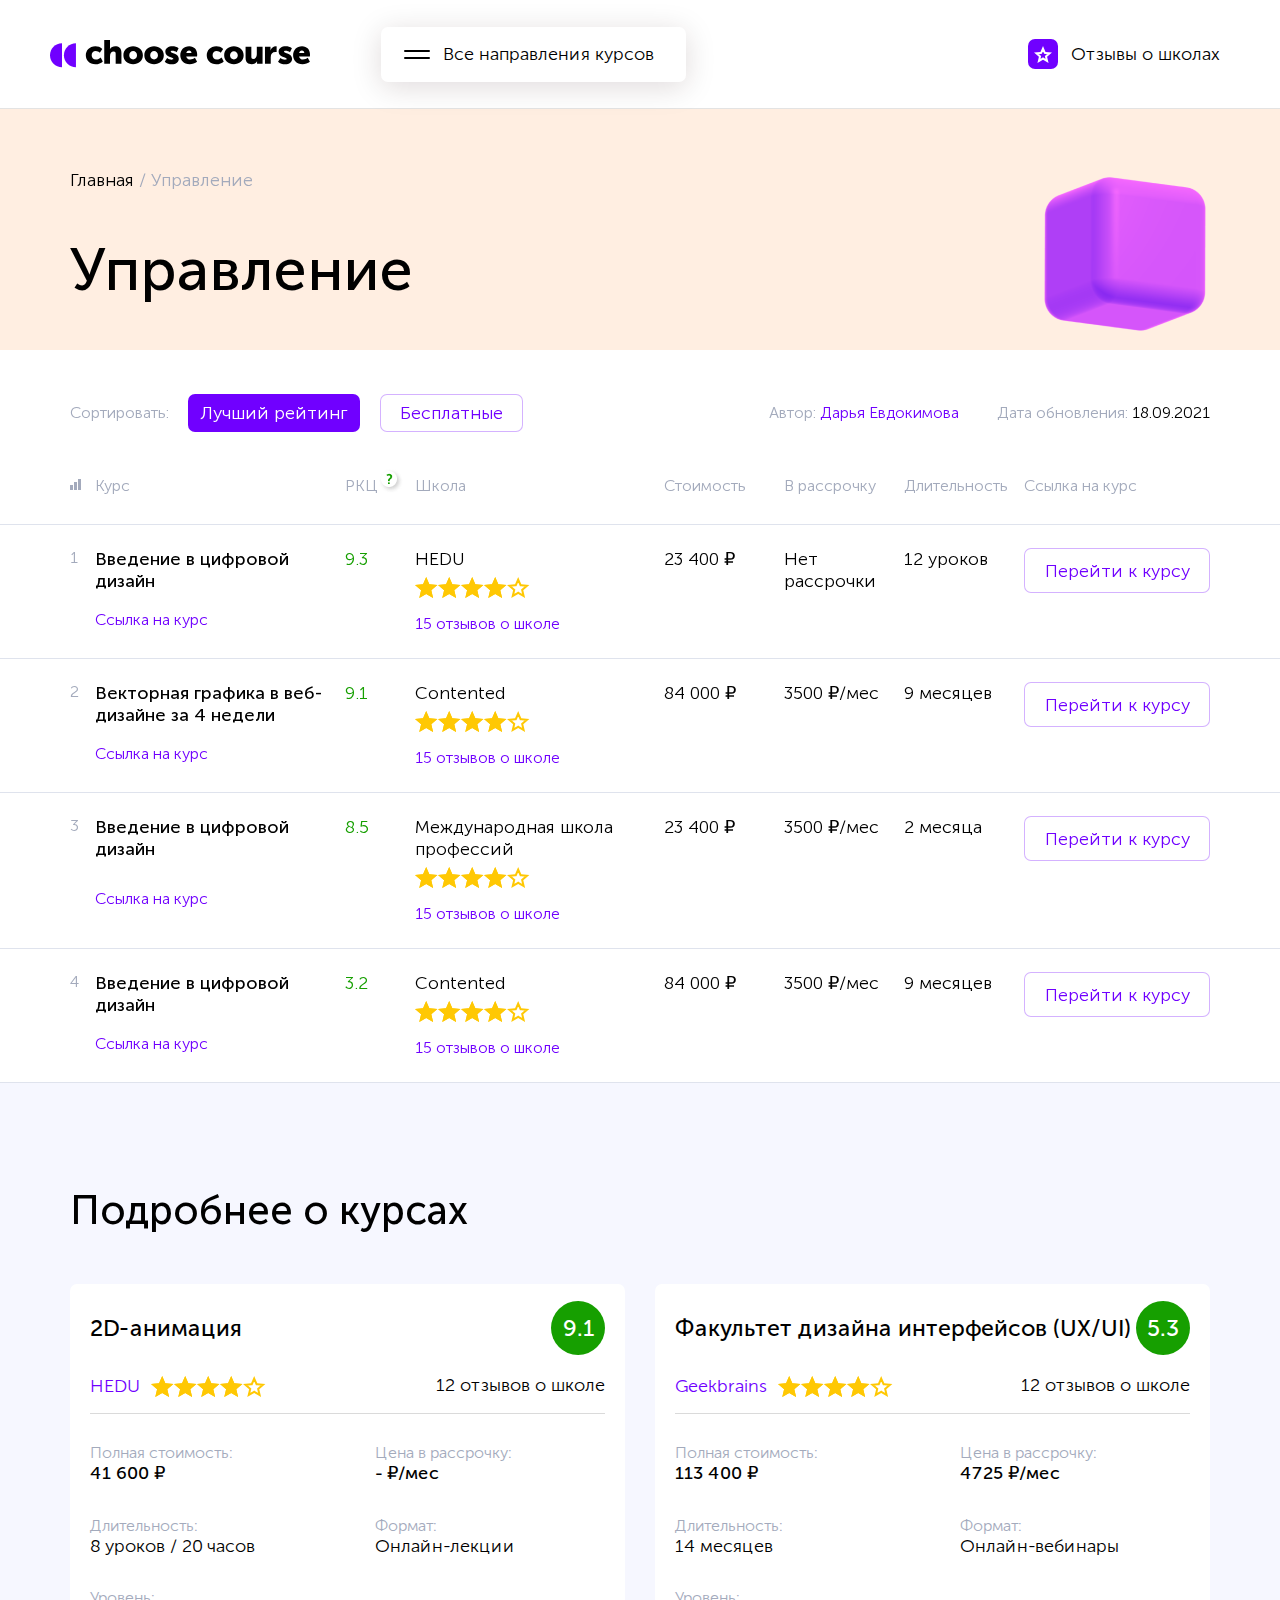
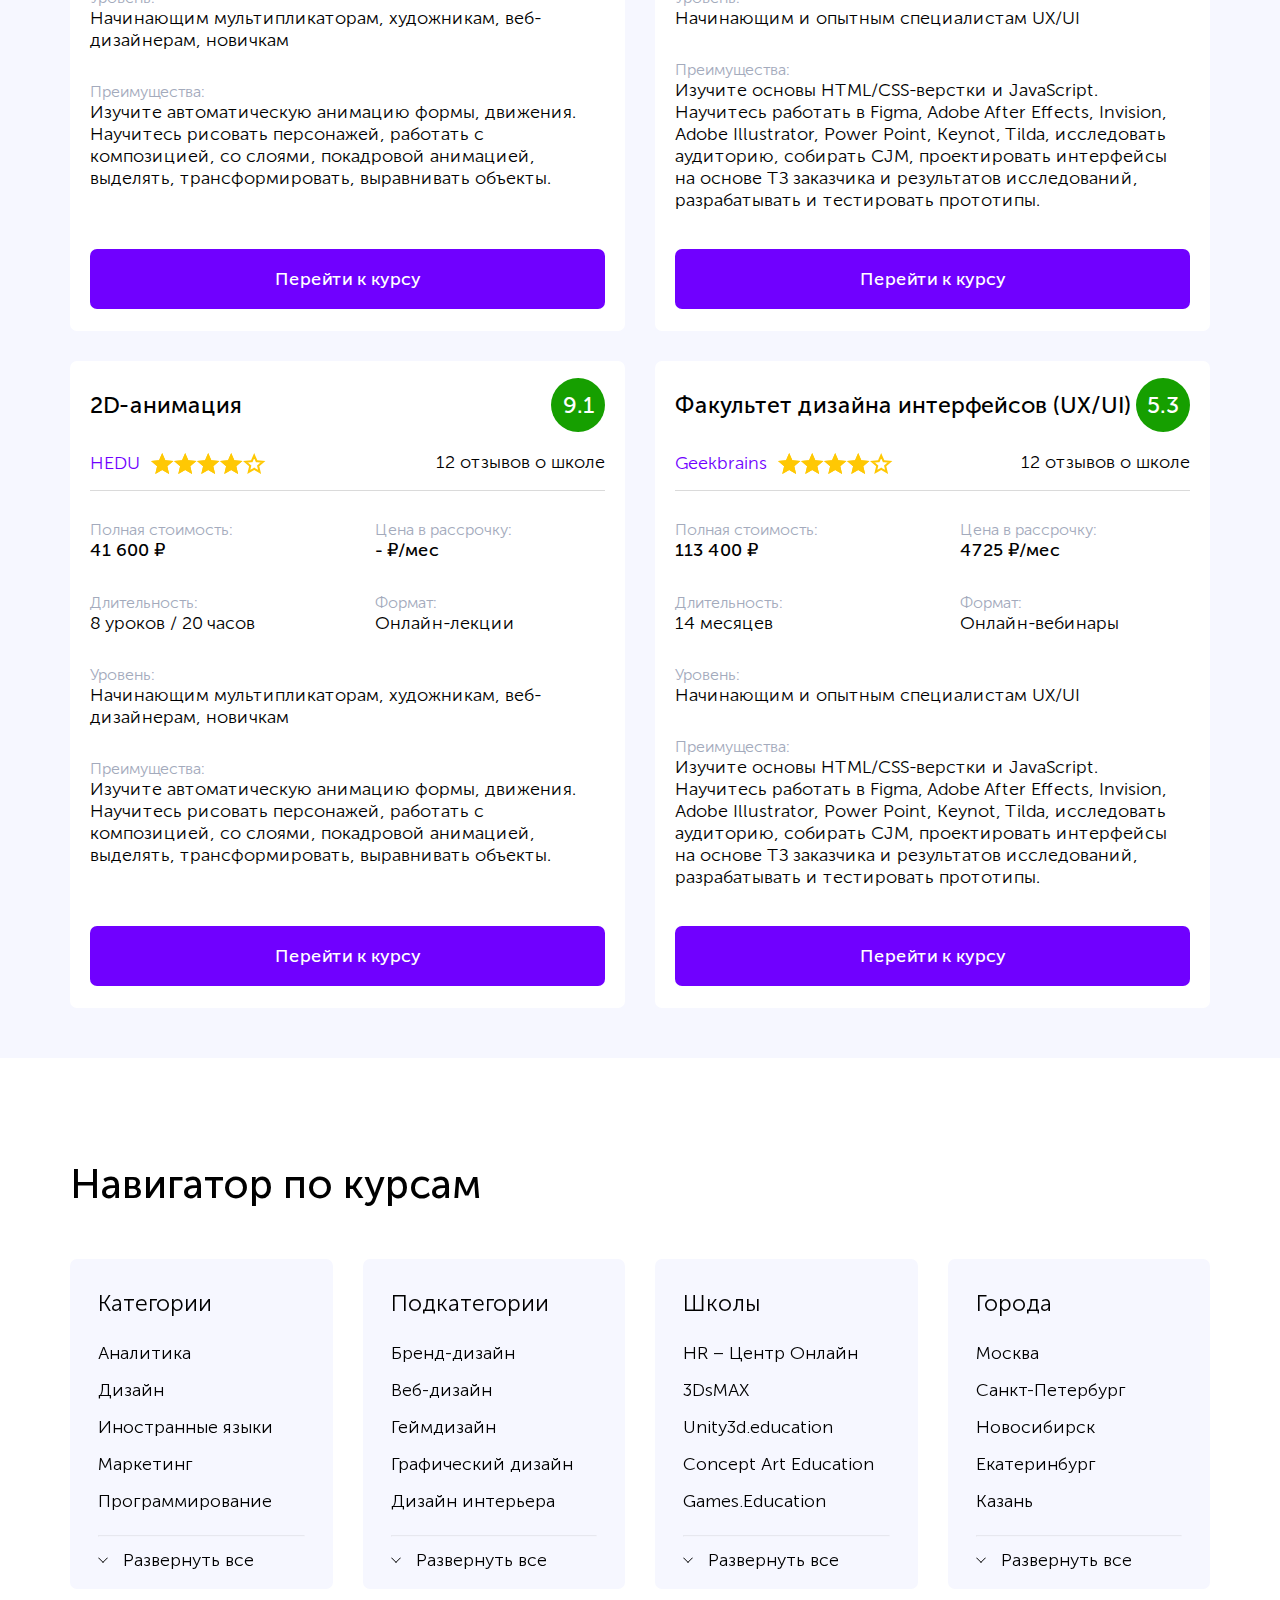
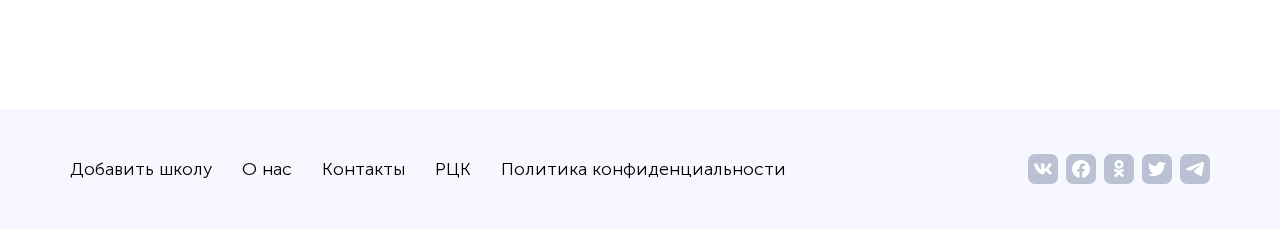
<file: managementPage.html>
<!doctype html>
<html lang="en">
<head>
    <meta charset="UTF-8">
    <meta name="viewport"
          content="width=device-width, user-scalable=no, initial-scale=1.0, maximum-scale=1.0, minimum-scale=1.0">
    <meta http-equiv="X-UA-Compatible" content="ie=edge">
    <link rel="stylesheet" href="assets/css/fonts.css">
    <link rel="stylesheet" href="assets/css/normal.css">
    <link rel="stylesheet" href="assets/css/ManagementPage/managementStyles.css">
    <link rel="stylesheet" href="assets/css/ManagementPage/mobile.css">
    <title>Управление</title>
</head>
<body>
<div id="wrapper">
    <div class="dark" id="dark"></div>
    <header>
        <div class="content header">
            <div class="left">
                <div class="logoAndButton">
                    <a class="logo" href="/">
                        <svg width="260" height="28" viewBox="0 0 260 28" fill="none"
                             xmlns="http://www.w3.org/2000/svg">
                            <path d="M0 15.27C0 21.8966 5.37666 27.2748 12.0015 27.2748V3.26526C5.37666 3.26526 0 8.64339 0 15.27Z"
                                  fill="#7000FF"/>
                            <path d="M13.9217 15.27C13.9217 21.8966 19.2984 27.2748 25.9232 27.2748V3.26526C19.2984 3.26526 13.9217 8.64339 13.9217 15.27Z"
                                  fill="#7000FF"/>
                            <path d="M45.4136 6.29053C47.8139 6.29053 50.5502 7.05883 52.2784 8.88355L49.8301 12.7731C48.822 11.8127 47.2858 11.0924 45.7976 11.0924C43.0613 11.0924 41.6691 13.1572 41.6691 15.2221C41.6691 17.2389 43.0613 19.4958 45.9897 19.4958C47.6699 19.4958 49.4461 18.4874 50.6942 17.4309L52.8065 21.4645C51.1263 23.1932 48.2939 24.2977 45.4136 24.2977C39.2688 24.2977 35.8124 20.024 35.8124 15.2701C35.8604 10.6603 39.2688 6.29053 45.4136 6.29053Z"
                                  fill="black"/>
                            <path d="M54.2467 0H60.0074V7.53898C60.0074 8.40333 59.9594 9.02757 59.9594 9.02757H60.0074C60.9675 7.34691 62.9837 6.29049 65.24 6.29049C68.6964 6.29049 71.4328 7.87512 71.4328 12.725V23.8654H65.6721V13.7815C65.6721 12.1968 65.048 11.5246 63.7518 11.5246C61.2555 11.5246 60.0074 13.4933 60.0074 16.1344V23.8654H54.2467V0V0Z"
                                  fill="black"/>
                            <path d="M83.0983 6.29053C88.523 6.29053 92.8915 9.93997 92.8915 15.3181C92.8915 20.6962 88.571 24.2496 83.1463 24.2496C77.7216 24.2496 73.4011 20.6962 73.4011 15.3181C73.4011 9.93997 77.7217 6.29053 83.0983 6.29053ZM83.1463 19.4477C85.2586 19.4477 87.0348 17.8631 87.0348 15.3181C87.0348 12.7251 85.2106 11.0924 83.1463 11.0924C81.0821 11.0924 79.2578 12.7251 79.2578 15.3181C79.2098 17.9111 81.0341 19.4477 83.1463 19.4477Z"
                                  fill="black"/>
                            <path d="M104.029 6.29053C109.453 6.29053 113.822 9.93997 113.822 15.3181C113.822 20.6962 109.501 24.2496 104.077 24.2496C98.6521 24.2496 94.3316 20.6962 94.3316 15.3181C94.3316 9.93997 98.6521 6.29053 104.029 6.29053ZM104.077 19.4477C106.189 19.4477 107.965 17.8631 107.965 15.3181C107.965 12.7251 106.141 11.0924 104.077 11.0924C102.013 11.0924 100.188 12.7251 100.188 15.3181C100.188 17.9111 101.965 19.4477 104.077 19.4477Z"
                                  fill="black"/>
                            <path d="M117.134 17.9591C118.383 19.0156 120.159 19.6878 121.791 19.6878C122.943 19.6878 123.375 19.3037 123.375 18.7755C123.375 16.9507 115.31 17.3349 115.31 11.7167C115.31 8.16327 118.479 6.29053 122.463 6.29053C124.671 6.29053 126.88 6.86676 128.608 8.25931L126.64 12.2449C125.631 11.4286 123.759 10.8523 122.319 10.8523C121.071 10.8523 120.735 11.2365 120.735 11.6687C120.735 13.4934 128.8 13.0612 128.8 18.6314C128.8 21.8487 126.112 24.2977 121.743 24.2977C119.295 24.2977 116.654 23.4813 114.734 21.7526L117.134 17.9591Z"
                                  fill="black"/>
                            <path d="M139.217 6.29053C144.306 6.29053 147.186 9.84393 147.186 14.5978C147.186 15.2221 147.138 15.7983 147.042 16.4225H136.193C136.625 18.5354 138.353 19.4958 140.177 19.4958C141.857 19.4958 143.538 18.6794 144.93 17.7671L147.09 21.8007C145.218 23.3853 142.386 24.2977 139.745 24.2977C133.6 24.2977 130.288 19.8799 130.288 15.2701C130.288 10.2281 133.696 6.29053 139.217 6.29053ZM141.473 13.1092C141.473 11.7167 140.561 10.5162 139.121 10.5162C137.441 10.5162 136.673 11.7167 136.337 13.1092H141.473V13.1092Z"
                                  fill="black"/>
                            <path d="M166.34 6.29053C168.741 6.29053 171.477 7.05883 173.205 8.88355L170.757 12.7731C169.749 11.8127 168.213 11.0924 166.725 11.0924C163.988 11.0924 162.596 13.1572 162.596 15.2221C162.596 17.2389 163.988 19.4958 166.917 19.4958C168.597 19.4958 170.373 18.4874 171.621 17.4309L173.733 21.4645C172.053 23.1932 169.221 24.2977 166.34 24.2977C160.196 24.2977 156.739 20.024 156.739 15.2701C156.787 10.6603 160.196 6.29053 166.34 6.29053Z"
                                  fill="black"/>
                            <path d="M183.863 6.29053C189.287 6.29053 193.656 9.93997 193.656 15.3181C193.656 20.6962 189.335 24.2496 183.911 24.2496C178.486 24.2496 174.165 20.6962 174.165 15.3181C174.117 9.93997 178.486 6.29053 183.863 6.29053ZM183.911 19.4958C186.023 19.4958 187.799 17.9111 187.799 15.3661C187.799 12.7731 185.975 11.1404 183.911 11.1404C181.798 11.1404 180.022 12.7731 180.022 15.3661C179.974 17.9111 181.798 19.4958 183.911 19.4958Z"
                                  fill="black"/>
                            <path d="M195.576 6.67468H201.337V16.7587C201.337 18.3433 201.961 19.0156 203.161 19.0156C205.609 19.0156 206.809 16.8547 206.809 14.2617V6.67468H212.57V23.8655H207.049V22.3769C207.049 21.8007 207.097 21.3205 207.097 21.3205H207.049C206.137 23.1452 203.977 24.2977 201.673 24.2977C198.264 24.2977 195.576 22.713 195.576 17.8631V6.67468V6.67468Z"
                                  fill="black"/>
                            <path d="M214.97 6.67463H220.491V9.55577C220.491 10.132 220.443 10.6122 220.443 10.6122H220.491C221.211 8.25926 223.42 6.3385 225.964 6.3385C226.204 6.3385 226.444 6.38652 226.636 6.38652V12.0528C226.444 12.0047 225.868 11.9567 225.484 11.9567C222.267 11.9567 220.731 13.9735 220.731 17.1428V23.8174H214.97V6.67463Z"
                                  fill="black"/>
                            <path d="M230.428 17.9591C231.677 19.0156 233.453 19.6878 235.085 19.6878C236.237 19.6878 236.669 19.3037 236.669 18.7755C236.669 16.9507 228.604 17.3349 228.604 11.7167C228.604 8.16327 231.773 6.29053 235.757 6.29053C237.965 6.29053 240.174 6.86676 241.902 8.25931L239.934 12.2449C238.925 11.4286 237.053 10.8523 235.613 10.8523C234.365 10.8523 234.029 11.2365 234.029 11.6687C234.029 13.4934 242.094 13.0612 242.094 18.6314C242.094 21.8487 239.406 24.2977 235.037 24.2977C232.589 24.2977 229.948 23.4813 228.028 21.7526L230.428 17.9591Z"
                                  fill="black"/>
                            <path d="M252.031 6.29053C257.12 6.29053 260 9.84393 260 14.5978C260 15.2221 259.952 15.7983 259.856 16.4225H249.007C249.439 18.5354 251.167 19.4958 252.991 19.4958C254.671 19.4958 256.352 18.6794 257.744 17.7671L259.904 21.8007C258.032 23.3853 255.199 24.2977 252.559 24.2977C246.414 24.2977 243.102 19.8799 243.102 15.2701C243.102 10.2281 246.51 6.29053 252.031 6.29053ZM254.287 13.1092C254.287 11.7167 253.375 10.5162 251.935 10.5162C250.255 10.5162 249.487 11.7167 249.151 13.1092H254.287V13.1092Z"
                                  fill="black"/>
                        </svg>
                    </a>
                    <div id="coursesBtn" class="coursesBtn">
                        <svg id="burger" width="26" height="9" viewBox="0 0 26 9" fill="none"
                             xmlns="http://www.w3.org/2000/svg">
                            <line x1="1" y1="1" x2="25" y2="1" stroke="var(--burger-color)" stroke-width="2"
                                  stroke-linecap="round"/>
                            <line x1="1" y1="8" x2="25" y2="8" stroke="var(--burger-color)" stroke-width="2"
                                  stroke-linecap="round"/>
                        </svg>
                        <svg id="x" width="20" height="20" viewBox="0 0 20 20" fill="none"
                             xmlns="http://www.w3.org/2000/svg">
                            <line x1="1.51456" y1="1.51465" x2="18.4851" y2="18.4852" stroke="white" stroke-width="2"
                                  stroke-linecap="round"/>
                            <line x1="1.51465" y1="18.4852" x2="18.4852" y2="1.51464" stroke="white" stroke-width="2"
                                  stroke-linecap="round"/>
                        </svg>
                        <p>Все направления курсов</p>
                    </div>
                </div>
            </div>
            <div class="feedback">
                <div class="starBtn btn-violet">
                    <svg width="18" height="17" viewBox="0 0 18 17" fill="none" xmlns="http://www.w3.org/2000/svg">
                        <path d="M9.00281 2.55457L10.6073 6.33296L10.8427 6.88712L11.4425 6.93845L15.544 7.28938L12.4428 9.95698L11.9831 10.3524L12.1212 10.9428L13.0533 14.9287L9.51839 12.8107L9.00484 12.5031L8.49107 12.8104L4.94992 14.9287L5.88734 10.9441L6.02655 10.3524L5.56536 9.9564L2.45893 7.28913L6.55746 6.93845L7.15647 6.8872L7.39216 6.33413L9.00281 2.55457Z"
                              stroke="white" stroke-width="2"/>
                    </svg>
                </div>
                <a href="#">Отзывы о школах</a>
            </div>
        </div>
    </header>
    <div class="menu" id="menu">
        <div class="content">
            <ul class="menuList">
                <li class="menuItem">
                    <div class="titleMenu">
                        <img class="drop" src="assets/images/drop.svg" alt="drop">
                        <a href="#" class="menuLink menuArrow">Аналитика</a>
                    </div>
                    <div class="ulBox">
                        <ul id="subMenuAnalyticList" class="subMenuList subMenuList_active"></ul>
                    </div>
                </li>
                <li class="menuItem">
                    <div class="titleMenu">
                        <img class="drop" src="assets/images/drop.svg" alt="drop">
                        <a href="#" class="menuLink menuArrow">Дизайн</a>
                    </div>
                    <div class="ulBox">
                        <ul id="subMenuDesignList" class="subMenuList"></ul>
                    </div>
                </li>
                <li class="menuItem">
                    <div class="titleMenu">
                        <img class="drop" src="assets/images/drop.svg" alt="drop">
                        <a href="#" class="menuLink menuArrow">Программирование</a>
                    </div>
                    <div class="ulBox">
                        <ul id="subMenuProgramList" class="subMenuList"></ul>
                    </div>

                </li>
                <li class="menuItem">
                    <div class="titleMenu">
                        <img class="drop" src="assets/images/drop.svg" alt="drop">
                        <a href="#" class="menuLink menuArrow">Иностранные языки</a>
                    </div>
                    <div class="ulBox">
                        <ul id="subMenuForeignList" class="subMenuList"></ul>
                    </div>

                </li>
                <li class="menuItem">
                    <div class="titleMenu">
                        <img class="drop" src="assets/images/drop.svg" alt="drop">
                        <a href="#" class="menuLink menuArrow">Маркетинг</a>
                    </div>
                    <div class="ulBox">
                        <ul id="subMenuMarkList" class="subMenuList"></ul>
                    </div>
                </li>
                <li class="menuItem">
                    <div class="titleMenu">
                        <img class="drop" src="assets/images/drop.svg" alt="drop">
                        <a href="#" class="menuLink menuArrow">Управление</a>
                    </div>
                    <div class="ulBox">
                        <ul id="subMenuManageList" class="subMenuList"></ul>
                    </div>
                </li>
                <li id="schoolFeedback" class="menuItem">
                    <div class="titleMenu">
                        <a class="menuLink menuArrow" href="#">Отзывы о школах</a>
                    </div>
                </li>
            </ul>
        </div>
    </div>
    <main>
        <div class="head-present">
            <div class="content">
                <div class="box">
                    <div class="navigation">
                        <a href="index.html">Главная</a> <span>/</span> <span>Управление</span>
                    </div>
                    <div class="title">
                        Управление
                    </div>
                    <div class="head-image">
                        <img class="head-image__image" src="assets/images/4.png" alt="orange">
                    </div>
                </div>
            </div>
        </div>
        <div class="courses-table">
            <div class="content courses-table__info">
                <div class="courses-table__sort">
                    <p class="grey-text">Сортировать:</p>
                    <div class="sort-buttons">
                        <button class="rating-btn btn-violet">Лучший рейтинг</button>
                        <button class="free-btn btn-white">Бесплатные</button>
                    </div>
                </div>
                <div class="courses-table__author">
                    <p class="author grey-text">Автор: <span id="author-name">Дарья Евдокимова</span></p>
                    <p class="date grey-text">Дата обновления:
                        <time datetime="2021-09-18" id="update-date">18.09.2021</time>
                    </p>
                </div>
            </div>
            <div class="courses-table__table">
                <div class="content row table-title">
                    <div class="sequence">
                        <svg width="11" height="11" viewBox="0 0 11 11" fill="none" xmlns="http://www.w3.org/2000/svg">
                            <rect y="6" width="3" height="5" fill="#A3AABC"/>
                            <rect x="4" y="3" width="3" height="8" fill="#A3AABC"/>
                            <rect x="8" width="3" height="11" fill="#A3AABC"/>
                        </svg>
                    </div>
                    <div class="course grey-text">Курс</div>
                    <div class="rkc grey-text">РКЦ
                        <menu type="popup" class="rkc__popup popup">
                            <div class="popup-content">
                                <p class="desc">
                                    РЦК — рейтинг ценности курса, с помощью которого мы оцениваем онлайн курсы. Для
                                    объективной оценки используется формула, основанная на классической методике
                                    сравнительного
                                    анализа, модели цена-ценность, а также конджоинт-анализ (conjoint analysis). В
                                    процессе
                                    оценки задействованы не только основные атрибуты продукта (такие как школа, цена или
                                    длительность курса и др.), но и оценки клиентов.
                                </p>
                                <p class="high">
                                    <strong>8-10 баллов</strong> — курс рекомендован к покупке, его ценность превышает
                                    цену
                                </p>
                                <p class="middle">
                                    <strong>5-7 баллов</strong> — цена курса соответствует его ценности, к покупке
                                    рекомендуется
                                </p>
                                <p class="low">
                                    <strong>1-4 баллов</strong> — курс переоценен, к покупке не рекомендуется
                                </p>
                                <a href="#" class="details">Подробнее про РЦK</a>
                            </div>
                        </menu>
                    </div>
                    <div class="school grey-text">Школа</div>
                    <div class="price grey-text">Стоимость</div>
                    <div class="credit grey-text">В рассрочку</div>
                    <div class="duration grey-text">Длительность</div>
                    <div class="link grey-text">Ссылка на курс</div>
                </div>
                <div class="courses-table__item">
                    <div class="content row list-item">
                        <div class="sequence-item">1</div>
                        <p class="name-item">Введение в цифровой дизайн</p>
                        <a href="#" class="courlink-item">Ссылка на курс</a>
                        <div class="rkc-item">9.3</div>
                        <div class="school-item">
                            <p class="school-item__name">HEDU</p>
                            <div class="rating school-item__rating">
                                <div class="rating-fill"></div>
                            </div>
                            <a href="#" class="school-item__feedbacks">15 отзывов о школе</a>
                        </div>
                        <div class="price-item">23 400 &#x20bd;</div>
                        <div class="credit-item">Нет рассрочки</div>
                        <div class="duration-item">12 уроков</div>
                        <div class="link-item">
                            <button class="link btn-white">Перейти к курсу</button>
                        </div>
                    </div>
                </div>
                <div class="courses-table__item">
                    <div class="content row list-item">
                        <div class="sequence-item">2</div>
                        <p class="name-item">Векторная графика в веб-дизайне за 4 недели</p>
                        <a href="#" class="courlink-item">Ссылка на курс</a>
                        <div class="rkc-item">9.1</div>
                        <div class="school-item">
                            <p class="school-item__name">Contented</p>
                            <div class="rating school-item__rating">
                                <div class="rating-fill"></div>
                            </div>
                            <a href="#" class="school-item__feedbacks">15 отзывов о школе</a>
                        </div>
                        <div class="price-item">84 000 ₽</div>
                        <div class="credit-item">3500 ₽/мес</div>
                        <div class="duration-item">9 месяцев</div>
                        <div class="link-item">
                            <button class="link btn-white">Перейти к курсу</button>
                        </div>
                    </div>
                </div>
                <div class="courses-table__item">
                    <div class="content row list-item">
                        <div class="sequence-item">3</div>
                        <p class="name-item">Введение в цифровой дизайн</p>
                        <a href="#" class="courlink-item">Ссылка на курс</a>
                        <div class="rkc-item">8.5</div>
                        <div class="school-item">
                            <p class="school-item__name">Международная школа профессий</p>
                            <div class="rating school-item__rating">
                                <div class="rating-fill"></div>
                            </div>
                            <a href="#" class="school-item__feedbacks">15 отзывов о школе</a>
                        </div>
                        <div class="price-item">23 400 ₽</div>
                        <div class="credit-item">3500 ₽/мес</div>
                        <div class="duration-item">2 месяца</div>
                        <div class="link-item">
                            <button class="link btn-white">Перейти к курсу</button>
                        </div>
                    </div>
                </div>
                <div class="courses-table__item">
                    <div class="content row list-item">
                        <div class="sequence-item">4</div>
                        <p class="name-item">Введение в цифровой дизайн</p>
                        <a href="#" class="courlink-item">Ссылка на курс</a>
                        <div class="rkc-item">3.2</div>
                        <div class="school-item">
                            <p class="school-item__name">Contented</p>
                            <div class="rating school-item__rating">
                                <div class="rating-fill"></div>
                            </div>
                            <a href="#" class="school-item__feedbacks">15 отзывов о школе</a>
                        </div>
                        <div class="price-item">84 000 ₽</div>
                        <div class="credit-item">3500 ₽/мес</div>
                        <div class="duration-item">9 месяцев</div>
                        <div class="link-item">
                            <button class="link btn-white">Перейти к курсу</button>
                        </div>
                    </div>
                </div>
            </div>
        </div>
        <div class="course-details">
            <div id="cards-content" class="content">
                <h2 class="course-details__title">Подробнее о курсах</h2>
                <div class="course-details__cards">
                    <div class="cards-limiter">
                        <div class="card">
                            <div class="card__title">
                                <h4>2D-анимация</h4>
                                <div class="card__rating">
                                    <p class="rating-num">9.1</p>
                                    <menu type="popup" class="rating__popup popup">
                                        <div class="popup-content">
                                            <p class="desc">
                                                РЦК — рейтинг ценности курса, с помощью которого мы оцениваем онлайн
                                                курсы.
                                                Для
                                                объективной оценки используется формула, основанная на классической
                                                методике
                                                сравнительного
                                                анализа, модели цена-ценность, а также конджоинт-анализ (conjoint
                                                analysis).
                                                В
                                                процессе
                                                оценки задействованы не только основные атрибуты продукта (такие как
                                                школа,
                                                цена
                                                или
                                                длительность курса и др.), но и оценки клиентов.
                                            </p>
                                            <p class="high">
                                                <strong>8-10 баллов</strong> — курс рекомендован к покупке, его ценность
                                                превышает цену
                                            </p>
                                            <p class="middle">
                                                <strong>5-7 баллов</strong> — цена курса соответствует его ценности, к
                                                покупке
                                                рекомендуется
                                            </p>
                                            <p class="low">
                                                <strong>1-4 баллов</strong> — курс переоценен, к покупке не
                                                рекомендуется
                                            </p>
                                            <a href="#" class="details">Подробнее про РЦK</a>
                                        </div>
                                    </menu>
                                </div>
                            </div>
                            <div class="card__feedback-block">
                                <div class="organization">
                                    <p class="name">HEDU</p>
                                    <div class="rating">
                                        <div class="rating-fill"></div>
                                    </div>
                                </div>
                                <a class="feed-link">12 отзывов о школе</a>
                            </div>
                            <div class="card__quick-info">
                                <p class="subtitle price">Полная стоимость:<br>
                                    <span class="rate">41 600 ₽</span>
                                </p>
                                <p class="subtitle credit">Цена в рассрочку:<br>
                                    <span class="rate">- ₽/мес</span>
                                </p>
                                <p class="subtitle duration">Длительность:<br>
                                    <span class="time">8 уроков / 20 часов</span>
                                </p>
                                <p class="subtitle format">Формат:<br>
                                    <span class="time">Онлайн-лекции</span>
                                </p>
                            </div>
                            <p class="subtitle card__level">
                                Уровень:<br>
                                <span>Начинающим мультипликаторам, художникам, веб-дизайнерам, новичкам</span>
                            </p>
                            <p class="subtitle card__advantages">
                                Преимущества:<br>
                                <span>
                                Изучите автоматическую анимацию формы, движения.
                                Научитесь рисовать персонажей, работать с композицией, со слоями,
                                покадровой анимацией, выделять, трансформировать, выравнивать объекты.
                            </span>
                            </p>
                            <button class="card__course-btn">Перейти к курсу</button>
                        </div>
                        <div class="card">
                            <div class="card__title">
                                <h4>Факультет дизайна интерфейсов (UX/UI)</h4>
                                <div class="card__rating">
                                    <p class="rating-num">5.3</p>
                                    <menu type="popup" class="rating__popup popup">
                                        <div class="popup-content">
                                            <p class="desc">
                                                РЦК — рейтинг ценности курса, с помощью которого мы оцениваем онлайн
                                                курсы.
                                                Для
                                                объективной оценки используется формула, основанная на классической
                                                методике
                                                сравнительного
                                                анализа, модели цена-ценность, а также конджоинт-анализ (conjoint
                                                analysis).
                                                В
                                                процессе
                                                оценки задействованы не только основные атрибуты продукта (такие как
                                                школа,
                                                цена
                                                или
                                                длительность курса и др.), но и оценки клиентов.
                                            </p>
                                            <p class="high">
                                                <strong>8-10 баллов</strong> — курс рекомендован к покупке, его ценность
                                                превышает цену
                                            </p>
                                            <p class="middle">
                                                <strong>5-7 баллов</strong> — цена курса соответствует его ценности, к
                                                покупке
                                                рекомендуется
                                            </p>
                                            <p class="low">
                                                <strong>1-4 баллов</strong> — курс переоценен, к покупке не
                                                рекомендуется
                                            </p>
                                            <a href="#" class="details">Подробнее про РЦK</a>
                                        </div>
                                    </menu>
                                </div>
                            </div>
                            <div class="card__feedback-block">
                                <div class="organization">
                                    <p class="name">Geekbrains</p>
                                    <div class="rating">
                                        <div class="rating-fill"></div>
                                    </div>
                                </div>
                                <a class="feed-link">12 отзывов о школе</a>
                            </div>
                            <div class="card__quick-info">
                                <p class="subtitle price">Полная стоимость:<br>
                                    <span class="rate">113 400 ₽</span>
                                </p>
                                <p class="subtitle credit">Цена в рассрочку:<br>
                                    <span class="rate">4725 ₽/мес</span>
                                </p>
                                <p class="subtitle duration">Длительность:<br>
                                    <span class="time">14 месяцев</span>
                                </p>
                                <p class="subtitle format">Формат:<br>
                                    <span class="time">Онлайн-вебинары</span>
                                </p>
                            </div>
                            <p class="subtitle card__level">
                                Уровень:<br>
                                <span>Начинающим и опытным специалистам UX/UI</span>
                            </p>
                            <p class="subtitle card__advantages">
                                Преимущества:<br>
                                <span>
                                Изучите основы HTML/CSS-верстки и JavaScript.
                                Научитесь работать в Figma, Adobe After Effects, Invision, Adobe Illustrator,
                                Power Point, Keynot, Tilda, исследовать аудиторию, собирать CJM,
                                проектировать интерфейсы на основе ТЗ заказчика и результатов исследований,
                                разрабатывать и тестировать прототипы.
                            </span>
                            </p>
                            <button class="card__course-btn">Перейти к курсу</button>
                        </div>
                        <div class="card">
                            <div class="card__title">
                                <h4>2D-анимация</h4>
                                <div class="card__rating">
                                    <p class="rating-num">9.1</p>
                                    <menu type="popup" class="rating__popup popup">
                                        <div class="popup-content">
                                            <p class="desc">
                                                РЦК — рейтинг ценности курса, с помощью которого мы оцениваем онлайн
                                                курсы.
                                                Для
                                                объективной оценки используется формула, основанная на классической
                                                методике
                                                сравнительного
                                                анализа, модели цена-ценность, а также конджоинт-анализ (conjoint
                                                analysis).
                                                В
                                                процессе
                                                оценки задействованы не только основные атрибуты продукта (такие как
                                                школа,
                                                цена
                                                или
                                                длительность курса и др.), но и оценки клиентов.
                                            </p>
                                            <p class="high">
                                                <strong>8-10 баллов</strong> — курс рекомендован к покупке, его ценность
                                                превышает цену
                                            </p>
                                            <p class="middle">
                                                <strong>5-7 баллов</strong> — цена курса соответствует его ценности, к
                                                покупке
                                                рекомендуется
                                            </p>
                                            <p class="low">
                                                <strong>1-4 баллов</strong> — курс переоценен, к покупке не
                                                рекомендуется
                                            </p>
                                            <a href="#" class="details">Подробнее про РЦK</a>
                                        </div>
                                    </menu>
                                </div>
                            </div>
                            <div class="card__feedback-block">
                                <div class="organization">
                                    <p class="name">HEDU</p>
                                    <div class="rating">
                                        <div class="rating-fill"></div>
                                    </div>
                                </div>
                                <a class="feed-link">12 отзывов о школе</a>
                            </div>
                            <div class="card__quick-info">
                                <p class="subtitle price">Полная стоимость:<br>
                                    <span class="rate">41 600 ₽</span>
                                </p>
                                <p class="subtitle credit">Цена в рассрочку:<br>
                                    <span class="rate">- ₽/мес</span>
                                </p>
                                <p class="subtitle duration">Длительность:<br>
                                    <span class="time">8 уроков / 20 часов</span>
                                </p>
                                <p class="subtitle format">Формат:<br>
                                    <span class="time">Онлайн-лекции</span>
                                </p>
                            </div>
                            <p class="subtitle card__level">
                                Уровень:<br>
                                <span>Начинающим мультипликаторам, художникам, веб-дизайнерам, новичкам</span>
                            </p>
                            <p class="subtitle card__advantages">
                                Преимущества:<br>
                                <span>
                                Изучите автоматическую анимацию формы, движения.
                                Научитесь рисовать персонажей, работать с композицией, со слоями,
                                покадровой анимацией, выделять, трансформировать, выравнивать объекты.
                            </span>
                            </p>
                            <button class="card__course-btn">Перейти к курсу</button>
                        </div>
                        <div class="card">
                            <div class="card__title">
                                <h4>Факультет дизайна интерфейсов (UX/UI)</h4>
                                <div class="card__rating">
                                    <p class="rating-num">5.3</p>
                                    <menu type="popup" class="rating__popup popup">
                                        <div class="popup-content">
                                            <p class="desc">
                                                РЦК — рейтинг ценности курса, с помощью которого мы оцениваем онлайн
                                                курсы. Для
                                                объективной оценки используется формула, основанная на классической
                                                методике
                                                сравнительного
                                                анализа, модели цена-ценность, а также конджоинт-анализ (conjoint
                                                analysis). В
                                                процессе
                                                оценки задействованы не только основные атрибуты продукта (такие как
                                                школа, цена
                                                или
                                                длительность курса и др.), но и оценки клиентов.
                                            </p>
                                            <p class="high">
                                                <strong>8-10 баллов</strong> — курс рекомендован к покупке, его ценность
                                                превышает цену
                                            </p>
                                            <p class="middle">
                                                <strong>5-7 баллов</strong> — цена курса соответствует его ценности, к
                                                покупке
                                                рекомендуется
                                            </p>
                                            <p class="low">
                                                <strong>1-4 баллов</strong> — курс переоценен, к покупке не
                                                рекомендуется
                                            </p>
                                            <a href="#" class="details">Подробнее про РЦK</a>
                                        </div>
                                    </menu>
                                </div>
                            </div>
                            <div class="card__feedback-block">
                                <div class="organization">
                                    <p class="name">Geekbrains</p>
                                    <div class="rating">
                                        <div class="rating-fill"></div>
                                    </div>
                                </div>
                                <a class="feed-link">12 отзывов о школе</a>
                            </div>
                            <div class="card__quick-info">
                                <p class="subtitle price">Полная стоимость:<br>
                                    <span class="rate">113 400 ₽</span>
                                </p>
                                <p class="subtitle credit">Цена в рассрочку:<br>
                                    <span class="rate">4725 ₽/мес</span>
                                </p>
                                <p class="subtitle duration">Длительность:<br>
                                    <span class="time">14 месяцев</span>
                                </p>
                                <p class="subtitle format">Формат:<br>
                                    <span class="time">Онлайн-вебинары</span>
                                </p>
                            </div>
                            <p class="subtitle card__level">
                                Уровень:<br>
                                <span>Начинающим и опытным специалистам UX/UI</span>
                            </p>
                            <p class="subtitle card__advantages">
                                Преимущества:<br>
                                <span>
                                Изучите основы HTML/CSS-верстки и JavaScript.
                                Научитесь работать в Figma, Adobe After Effects, Invision, Adobe Illustrator,
                                Power Point, Keynot, Tilda, исследовать аудиторию, собирать CJM,
                                проектировать интерфейсы на основе ТЗ заказчика и результатов исследований,
                                разрабатывать и тестировать прототипы.
                            </span>
                            </p>
                            <button class="card__course-btn">Перейти к курсу</button>
                        </div>
                    </div>
                </div>
                <div class="expandBlock">
                    <hr>
                    <div class="line">
                        <img class="expand-arrow" src="assets/images/drop.svg" alt="drop">
                        <a id="expand-name" class="expand-name">Развернуть все курсы</a>
                    </div>
                </div>
            </div>
        </div>
        <div class="content courses-nav">
            <h2 class="courses-nav__title">Навигатор по курсам</h2>
            <div class="courses-nav__cards">
                <div class="card">
                    <h4 class="card__name">Категории</h4>
                    <div class="list-limiter">
                        <ul id="categories-list" class="list"></ul>
                    </div>
                    <div class="expandBlock">
                        <hr/>
                        <div class="line">
                            <img class="expand-arrow" src="assets/images/drop.svg" alt="drop"/>
                            <a id="category-expand" class="expand-name expand-nav">Развернуть все</a>
                        </div>
                    </div>
                </div>
                <div class="card">
                    <h4 class="card__name">Подкатегории</h4>
                    <div class="list-limiter">
                        <ul id="subcategory-list" class="list"></ul>
                    </div>
                    <div class="expandBlock">
                        <hr/>
                        <div class="line">
                            <img class="expand-arrow" src="assets/images/drop.svg" alt="drop"/>
                            <a id="subcategory-expand" class="expand-name expand-nav">Развернуть все</a>
                        </div>
                    </div>
                </div>
                <div class="card">
                    <h4 class="card__name">Школы</h4>
                    <div class="list-limiter">
                        <ul id="schools-list" class="list"></ul>
                    </div>
                    <div class="expandBlock">
                        <hr/>
                        <div class="line">
                            <img class="expand-arrow" src="assets/images/drop.svg" alt="drop"/>
                            <a id="schools-expand" class="expand-name expand-nav">Развернуть все</a>
                        </div>
                    </div>
                </div>
                <div class="card">
                    <h4 class="card__name">Города</h4>
                    <div class="list-limiter">
                        <ul id="cities-list" class="list"></ul>
                    </div>
                    <div class="expandBlock">
                        <hr/>
                        <div class="line">
                            <img class="expand-arrow" src="assets/images/drop.svg" alt="drop"/>
                            <a id="cities-expand" class="expand-name expand-nav">Развернуть все</a>
                        </div>
                    </div>
                </div>
            </div>
        </div>
    </main>
    <footer>
        <div class="content footer">
            <div class="links">
                <a href="addSchoolPage.html">Добавить школу</a>
                <a href="aboutUsPage.html">О нас</a>
                <a href="contactsPage.html">Контакты</a>
                <a href="aboutRCKPage.html">РЦК</a>
                <a href="privacyPolicyPage.html">Политика конфиденциальности</a>
            </div>
            <div class="socialMedia">
                <div class="icon-vk">
                    <svg width="18" height="12" viewBox="0 0 18 12" fill="none" xmlns="http://www.w3.org/2000/svg">
                        <path fill-rule="evenodd" clip-rule="evenodd"
                              d="M2.64437 0.59375H0.675168C0.112534 0.59375 0 0.858575 0 1.15051C0 1.67201 0.667608 4.25832 3.10848 7.67894C4.73574 10.0149 7.02837 11.2812 9.11463 11.2812C10.3664 11.2812 10.5212 11 10.5212 10.5156V8.74999C10.5212 8.18749 10.6398 8.07522 11.0361 8.07522C11.3282 8.07522 11.8289 8.22124 12.9972 9.34754C14.3324 10.6824 14.5525 11.2812 15.3035 11.2812H17.2727C17.8354 11.2812 18.1167 11 17.9544 10.445C17.7768 9.89181 17.1394 9.08918 16.2935 8.13782C15.8345 7.59552 15.146 7.01153 14.9374 6.71948C14.6453 6.34407 14.7288 6.17718 14.9374 5.8435C14.9374 5.8435 17.3366 2.46457 17.5869 1.31746C17.7121 0.900256 17.5869 0.59375 16.9914 0.59375H15.0222C14.5215 0.59375 14.2907 0.858575 14.1655 1.15051C14.1655 1.15051 13.1641 3.59086 11.7455 5.17604C11.2865 5.63487 11.0779 5.7809 10.8275 5.7809C10.7023 5.7809 10.5212 5.63487 10.5212 5.21778V1.31746C10.5212 0.816837 10.3759 0.59375 9.95855 0.59375H6.86407C6.55121 0.59375 6.36299 0.826062 6.36299 1.04628C6.36299 1.52081 7.07231 1.63027 7.14543 2.96514V5.86437C7.14543 6.5 7.03057 6.61525 6.78026 6.61525C6.11268 6.61525 4.4888 4.16399 3.52569 1.35914C3.33697 0.813969 3.14763 0.59375 2.64437 0.59375Z"
                              fill="white"/>
                    </svg>
                </div>
                <div class="icon-facebook">
                    <svg width="18" height="18" viewBox="0 0 18 18" fill="none" xmlns="http://www.w3.org/2000/svg">
                        <path d="M18 9C18 4.05 13.95 0 9 0C4.05 0 0 4.05 0 9C0 13.5 3.2625 17.2125 7.5375 17.8875V11.5875H5.2875V9H7.5375V6.975C7.5375 4.725 8.8875 3.4875 10.9125 3.4875C11.925 3.4875 12.9375 3.7125 12.9375 3.7125V5.9625H11.8125C10.6875 5.9625 10.35 6.6375 10.35 7.3125V9H12.825L12.375 11.5875H10.2375V18C14.7375 17.325 18 13.5 18 9Z"
                              fill="white"/>
                    </svg>
                </div>
                <div class="icon-ok">
                    <svg width="10" height="17" viewBox="0 0 10 17" fill="none" xmlns="http://www.w3.org/2000/svg">
                        <path fill-rule="evenodd" clip-rule="evenodd"
                              d="M9.46922 4.39303C9.46922 6.81312 7.47141 8.78602 5.02065 8.78602C2.5434 8.78602 0.545566 6.81312 0.545566 4.39303C0.545566 1.97292 2.5434 0 5.02065 0C7.47141 0 9.46922 1.97292 9.46922 4.39303ZM6.85872 4.39303C6.85872 3.39342 6.03291 2.57794 5.02065 2.57794C3.98184 2.57794 3.15602 3.39342 3.18271 4.39303C3.18271 5.39265 4.00852 6.20807 5.02065 6.20807C6.03291 6.20807 6.85872 5.39265 6.85872 4.39303Z"
                              fill="white"/>
                        <path d="M9.38929 11.3377C8.59016 11.8375 7.7111 12.1795 6.80547 12.39L9.33604 14.81C9.8421 15.3099 9.8421 16.1253 9.33604 16.6252C8.82997 17.1249 8.00416 17.1249 7.49809 16.6252L5.04734 14.205L2.59671 16.6252C2.33032 16.8619 2.01067 16.9934 1.66438 16.9934C1.3181 16.9934 0.998444 16.8882 0.732065 16.6252C0.225936 16.1253 0.225936 15.3099 0.732065 14.81L3.2094 12.3636C2.30368 12.1531 1.42464 11.8113 0.625512 11.3114C0.0128378 10.9432 -0.173624 10.154 0.172664 9.54895C0.572239 8.9439 1.37137 8.78614 1.98403 9.15437C3.7954 10.2855 6.1661 10.2855 7.97748 9.15437C8.59016 8.75979 9.41597 8.9439 9.78885 9.54895C10.1884 10.154 10.002 10.9694 9.38929 11.3377Z"
                              fill="white"/>
                    </svg>
                </div>
                <div class="icon-twitter">
                    <svg width="18" height="14" viewBox="0 0 18 14" fill="none" xmlns="http://www.w3.org/2000/svg">
                        <path d="M18 1.61538C17.325 1.93846 16.65 2.04615 15.8625 2.15385C16.65 1.72308 17.2125 1.07692 17.4375 0.215384C16.7625 0.646154 15.975 0.861539 15.075 1.07692C14.4 0.430769 13.3875 0 12.375 0C10.0125 0 8.2125 2.15385 8.775 4.30769C5.7375 4.2 3.0375 2.8 1.125 0.646154C0.1125 2.26154 0.675 4.30769 2.25 5.38462C1.6875 5.38462 1.125 5.16923 0.5625 4.95385C0.5625 6.56923 1.8 8.07692 3.4875 8.50769C2.925 8.61539 2.3625 8.72308 1.8 8.61539C2.25 10.0154 3.6 11.0923 5.2875 11.0923C3.9375 12.0615 1.9125 12.6 0 12.3846C1.6875 13.3538 3.6 14 5.625 14C12.4875 14 16.3125 8.50769 16.0875 3.44615C16.875 3.01538 17.55 2.36923 18 1.61538Z"
                              fill="white"/>
                    </svg>
                </div>
                <div class="icon-telegram">
                    <svg width="18" height="14" viewBox="0 0 18 14" fill="none" xmlns="http://www.w3.org/2000/svg">
                        <path d="M1.23741 6.02697C6.06923 4.05126 9.29121 2.74875 10.9033 2.11944C15.5063 0.322639 16.4627 0.0105163 17.0861 9.9919e-05C17.2232 -0.00205699 17.5298 0.0298337 17.7284 0.181063C17.8961 0.308757 17.9422 0.481255 17.9643 0.602323C17.9864 0.723392 18.0139 0.999189 17.992 1.21469C17.7426 3.67437 16.6633 9.64338 16.1142 12.3983C15.8818 13.564 15.4244 13.9548 14.9815 13.9931C14.0189 14.0762 13.288 13.3961 12.3558 12.8226C10.897 11.9251 10.0729 11.3664 8.65691 10.4907C7.02048 9.47862 8.08131 8.92236 9.0139 8.01329C9.25797 7.77538 13.4988 4.15516 13.5809 3.82675C13.5912 3.78568 13.6007 3.63258 13.5038 3.55173C13.4069 3.47089 13.2639 3.49853 13.1606 3.52052C13.0143 3.55169 10.6839 4.9973 6.16938 7.85735C5.5079 8.28364 4.90875 8.49135 4.37193 8.48046C3.78013 8.46846 2.64175 8.16643 1.79548 7.90825C0.757494 7.59159 -0.0674757 7.42417 0.00436067 6.88638C0.0417775 6.60627 0.452793 6.3198 1.23741 6.02697Z"
                              fill="white"/>
                    </svg>
                </div>
            </div>
        </div>
    </footer>
</div>
<script src="https://ajax.googleapis.com/ajax/libs/jquery/3.5.1/jquery.min.js"></script>
<script src="assets/js/script.js"></script>
<script src="assets/js/designPage.js"></script>
</body>
</html>
</file>
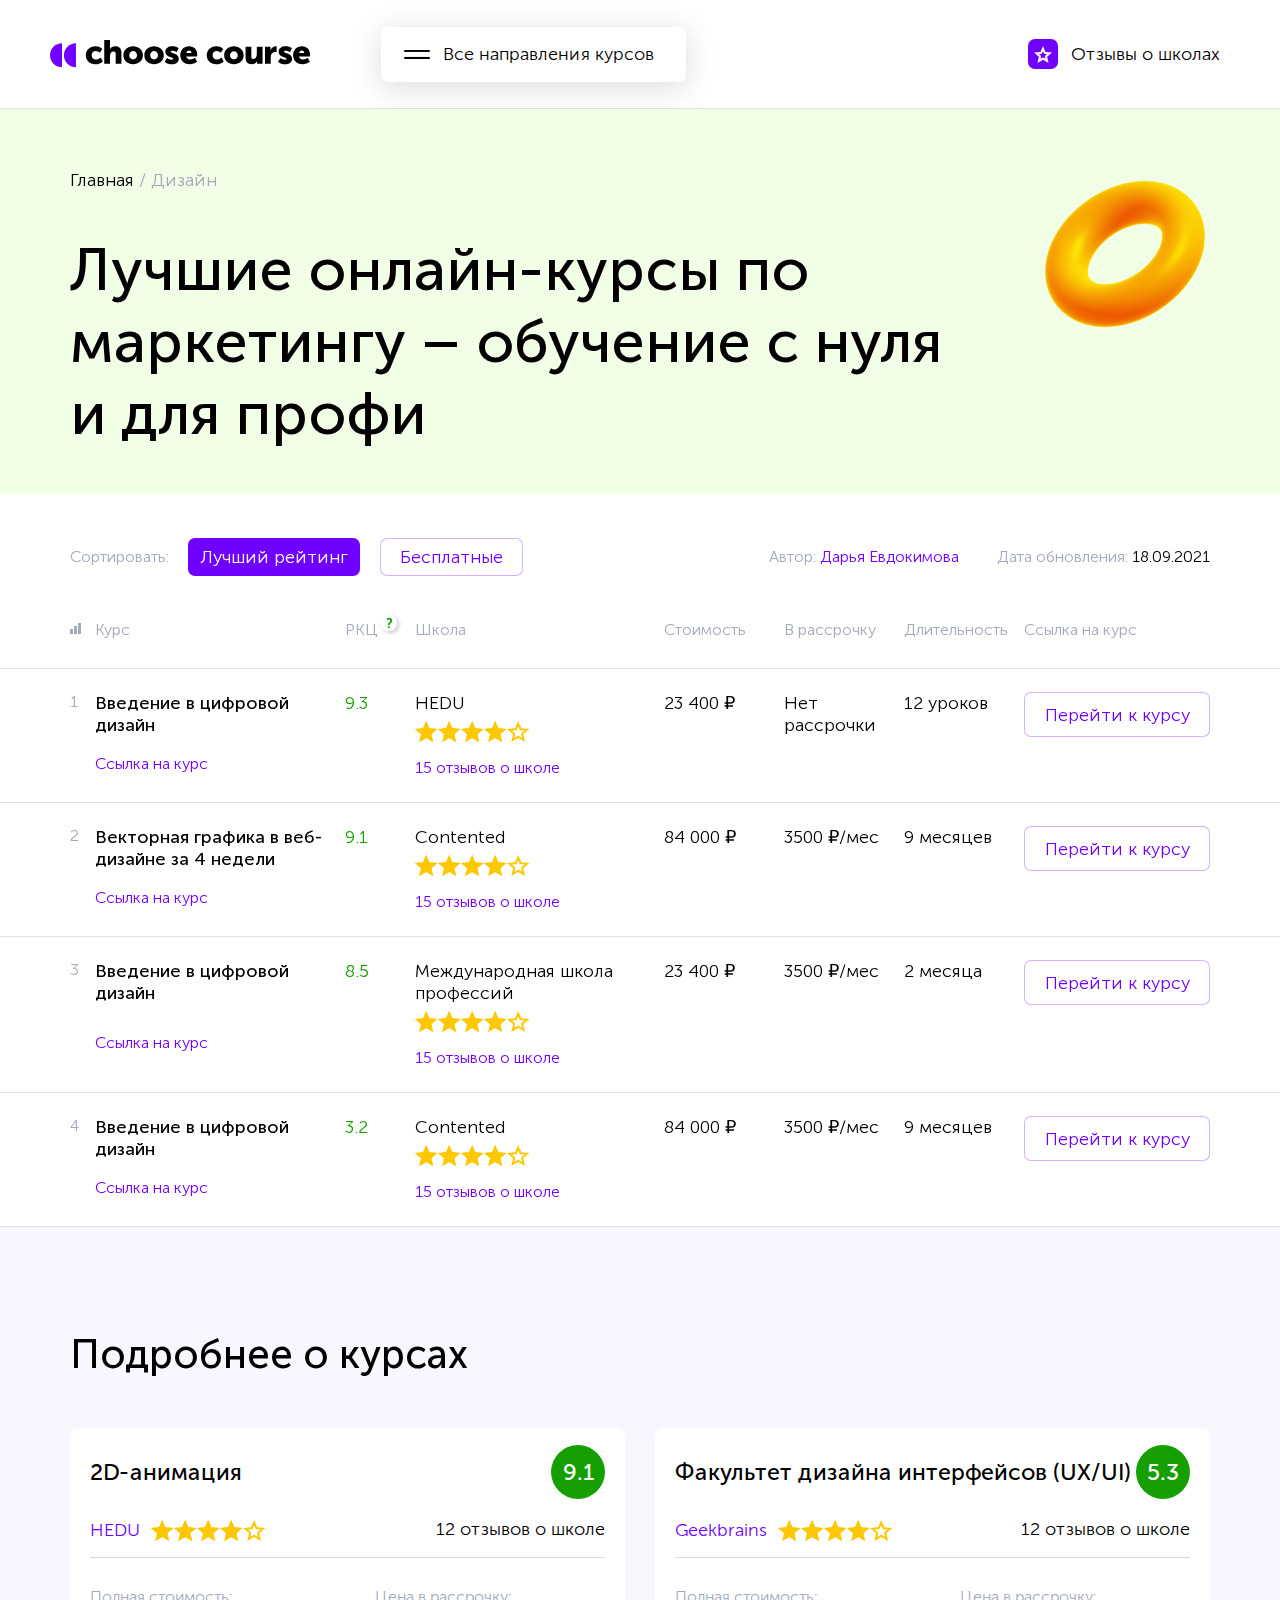
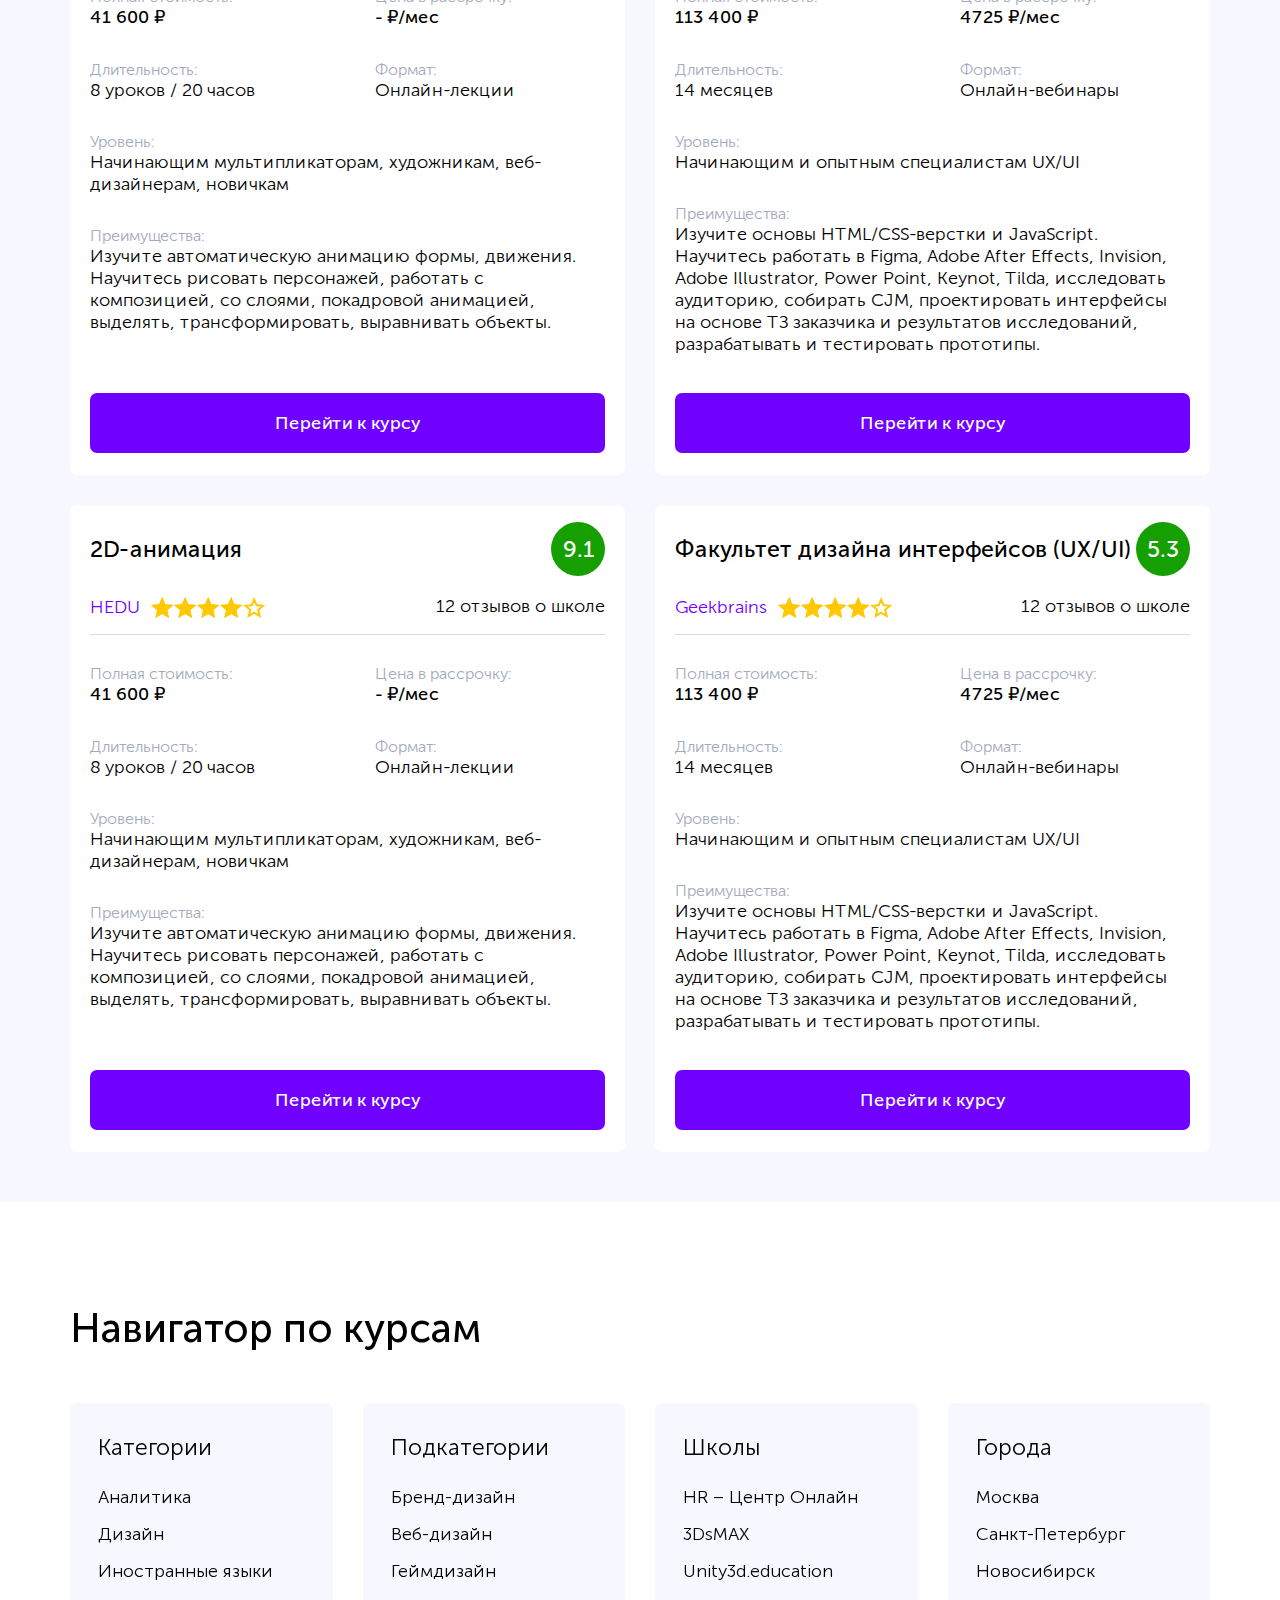
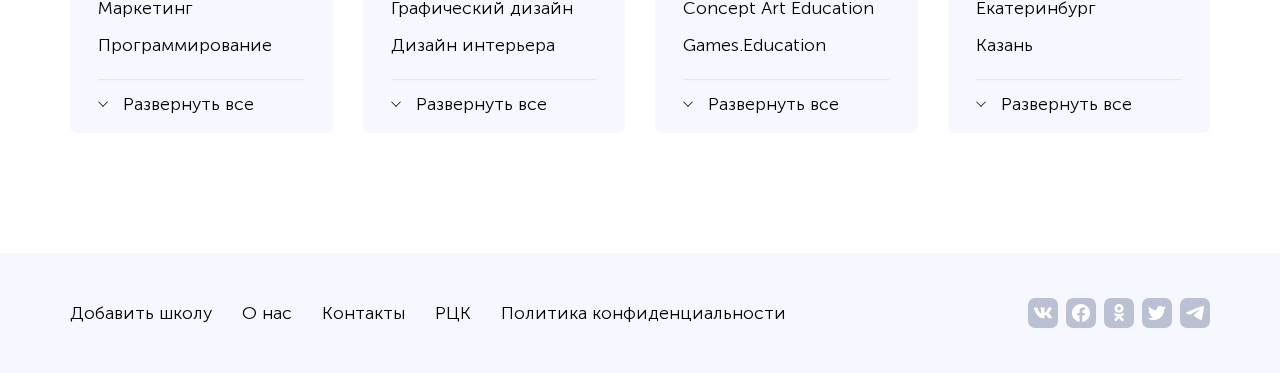
<file: marketingPage.html>
<!doctype html>
<html lang="en">
<head>
    <meta charset="UTF-8">
    <meta name="viewport"
          content="width=device-width, user-scalable=no, initial-scale=1.0, maximum-scale=1.0, minimum-scale=1.0">
    <meta http-equiv="X-UA-Compatible" content="ie=edge">
    <link rel="stylesheet" href="assets/css/fonts.css">
    <link rel="stylesheet" href="assets/css/normal.css">
    <link rel="stylesheet" href="assets/css/MarketingPage/marketingStyles.css">
    <link rel="stylesheet" href="assets/css/MarketingPage/mobile.css">
    <title>Маркетинг</title>
</head>
<body>
<div id="wrapper">
    <div class="dark" id="dark"></div>
    <header>
        <div class="content header">
            <div class="left">
                <div class="logoAndButton">
                    <a class="logo" href="/">
                        <svg width="260" height="28" viewBox="0 0 260 28" fill="none"
                             xmlns="http://www.w3.org/2000/svg">
                            <path d="M0 15.27C0 21.8966 5.37666 27.2748 12.0015 27.2748V3.26526C5.37666 3.26526 0 8.64339 0 15.27Z"
                                  fill="#7000FF"/>
                            <path d="M13.9217 15.27C13.9217 21.8966 19.2984 27.2748 25.9232 27.2748V3.26526C19.2984 3.26526 13.9217 8.64339 13.9217 15.27Z"
                                  fill="#7000FF"/>
                            <path d="M45.4136 6.29053C47.8139 6.29053 50.5502 7.05883 52.2784 8.88355L49.8301 12.7731C48.822 11.8127 47.2858 11.0924 45.7976 11.0924C43.0613 11.0924 41.6691 13.1572 41.6691 15.2221C41.6691 17.2389 43.0613 19.4958 45.9897 19.4958C47.6699 19.4958 49.4461 18.4874 50.6942 17.4309L52.8065 21.4645C51.1263 23.1932 48.2939 24.2977 45.4136 24.2977C39.2688 24.2977 35.8124 20.024 35.8124 15.2701C35.8604 10.6603 39.2688 6.29053 45.4136 6.29053Z"
                                  fill="black"/>
                            <path d="M54.2467 0H60.0074V7.53898C60.0074 8.40333 59.9594 9.02757 59.9594 9.02757H60.0074C60.9675 7.34691 62.9837 6.29049 65.24 6.29049C68.6964 6.29049 71.4328 7.87512 71.4328 12.725V23.8654H65.6721V13.7815C65.6721 12.1968 65.048 11.5246 63.7518 11.5246C61.2555 11.5246 60.0074 13.4933 60.0074 16.1344V23.8654H54.2467V0V0Z"
                                  fill="black"/>
                            <path d="M83.0983 6.29053C88.523 6.29053 92.8915 9.93997 92.8915 15.3181C92.8915 20.6962 88.571 24.2496 83.1463 24.2496C77.7216 24.2496 73.4011 20.6962 73.4011 15.3181C73.4011 9.93997 77.7217 6.29053 83.0983 6.29053ZM83.1463 19.4477C85.2586 19.4477 87.0348 17.8631 87.0348 15.3181C87.0348 12.7251 85.2106 11.0924 83.1463 11.0924C81.0821 11.0924 79.2578 12.7251 79.2578 15.3181C79.2098 17.9111 81.0341 19.4477 83.1463 19.4477Z"
                                  fill="black"/>
                            <path d="M104.029 6.29053C109.453 6.29053 113.822 9.93997 113.822 15.3181C113.822 20.6962 109.501 24.2496 104.077 24.2496C98.6521 24.2496 94.3316 20.6962 94.3316 15.3181C94.3316 9.93997 98.6521 6.29053 104.029 6.29053ZM104.077 19.4477C106.189 19.4477 107.965 17.8631 107.965 15.3181C107.965 12.7251 106.141 11.0924 104.077 11.0924C102.013 11.0924 100.188 12.7251 100.188 15.3181C100.188 17.9111 101.965 19.4477 104.077 19.4477Z"
                                  fill="black"/>
                            <path d="M117.134 17.9591C118.383 19.0156 120.159 19.6878 121.791 19.6878C122.943 19.6878 123.375 19.3037 123.375 18.7755C123.375 16.9507 115.31 17.3349 115.31 11.7167C115.31 8.16327 118.479 6.29053 122.463 6.29053C124.671 6.29053 126.88 6.86676 128.608 8.25931L126.64 12.2449C125.631 11.4286 123.759 10.8523 122.319 10.8523C121.071 10.8523 120.735 11.2365 120.735 11.6687C120.735 13.4934 128.8 13.0612 128.8 18.6314C128.8 21.8487 126.112 24.2977 121.743 24.2977C119.295 24.2977 116.654 23.4813 114.734 21.7526L117.134 17.9591Z"
                                  fill="black"/>
                            <path d="M139.217 6.29053C144.306 6.29053 147.186 9.84393 147.186 14.5978C147.186 15.2221 147.138 15.7983 147.042 16.4225H136.193C136.625 18.5354 138.353 19.4958 140.177 19.4958C141.857 19.4958 143.538 18.6794 144.93 17.7671L147.09 21.8007C145.218 23.3853 142.386 24.2977 139.745 24.2977C133.6 24.2977 130.288 19.8799 130.288 15.2701C130.288 10.2281 133.696 6.29053 139.217 6.29053ZM141.473 13.1092C141.473 11.7167 140.561 10.5162 139.121 10.5162C137.441 10.5162 136.673 11.7167 136.337 13.1092H141.473V13.1092Z"
                                  fill="black"/>
                            <path d="M166.34 6.29053C168.741 6.29053 171.477 7.05883 173.205 8.88355L170.757 12.7731C169.749 11.8127 168.213 11.0924 166.725 11.0924C163.988 11.0924 162.596 13.1572 162.596 15.2221C162.596 17.2389 163.988 19.4958 166.917 19.4958C168.597 19.4958 170.373 18.4874 171.621 17.4309L173.733 21.4645C172.053 23.1932 169.221 24.2977 166.34 24.2977C160.196 24.2977 156.739 20.024 156.739 15.2701C156.787 10.6603 160.196 6.29053 166.34 6.29053Z"
                                  fill="black"/>
                            <path d="M183.863 6.29053C189.287 6.29053 193.656 9.93997 193.656 15.3181C193.656 20.6962 189.335 24.2496 183.911 24.2496C178.486 24.2496 174.165 20.6962 174.165 15.3181C174.117 9.93997 178.486 6.29053 183.863 6.29053ZM183.911 19.4958C186.023 19.4958 187.799 17.9111 187.799 15.3661C187.799 12.7731 185.975 11.1404 183.911 11.1404C181.798 11.1404 180.022 12.7731 180.022 15.3661C179.974 17.9111 181.798 19.4958 183.911 19.4958Z"
                                  fill="black"/>
                            <path d="M195.576 6.67468H201.337V16.7587C201.337 18.3433 201.961 19.0156 203.161 19.0156C205.609 19.0156 206.809 16.8547 206.809 14.2617V6.67468H212.57V23.8655H207.049V22.3769C207.049 21.8007 207.097 21.3205 207.097 21.3205H207.049C206.137 23.1452 203.977 24.2977 201.673 24.2977C198.264 24.2977 195.576 22.713 195.576 17.8631V6.67468V6.67468Z"
                                  fill="black"/>
                            <path d="M214.97 6.67463H220.491V9.55577C220.491 10.132 220.443 10.6122 220.443 10.6122H220.491C221.211 8.25926 223.42 6.3385 225.964 6.3385C226.204 6.3385 226.444 6.38652 226.636 6.38652V12.0528C226.444 12.0047 225.868 11.9567 225.484 11.9567C222.267 11.9567 220.731 13.9735 220.731 17.1428V23.8174H214.97V6.67463Z"
                                  fill="black"/>
                            <path d="M230.428 17.9591C231.677 19.0156 233.453 19.6878 235.085 19.6878C236.237 19.6878 236.669 19.3037 236.669 18.7755C236.669 16.9507 228.604 17.3349 228.604 11.7167C228.604 8.16327 231.773 6.29053 235.757 6.29053C237.965 6.29053 240.174 6.86676 241.902 8.25931L239.934 12.2449C238.925 11.4286 237.053 10.8523 235.613 10.8523C234.365 10.8523 234.029 11.2365 234.029 11.6687C234.029 13.4934 242.094 13.0612 242.094 18.6314C242.094 21.8487 239.406 24.2977 235.037 24.2977C232.589 24.2977 229.948 23.4813 228.028 21.7526L230.428 17.9591Z"
                                  fill="black"/>
                            <path d="M252.031 6.29053C257.12 6.29053 260 9.84393 260 14.5978C260 15.2221 259.952 15.7983 259.856 16.4225H249.007C249.439 18.5354 251.167 19.4958 252.991 19.4958C254.671 19.4958 256.352 18.6794 257.744 17.7671L259.904 21.8007C258.032 23.3853 255.199 24.2977 252.559 24.2977C246.414 24.2977 243.102 19.8799 243.102 15.2701C243.102 10.2281 246.51 6.29053 252.031 6.29053ZM254.287 13.1092C254.287 11.7167 253.375 10.5162 251.935 10.5162C250.255 10.5162 249.487 11.7167 249.151 13.1092H254.287V13.1092Z"
                                  fill="black"/>
                        </svg>
                    </a>
                    <div id="coursesBtn" class="coursesBtn">
                        <svg id="burger" width="26" height="9" viewBox="0 0 26 9" fill="none"
                             xmlns="http://www.w3.org/2000/svg">
                            <line x1="1" y1="1" x2="25" y2="1" stroke="var(--burger-color)" stroke-width="2"
                                  stroke-linecap="round"/>
                            <line x1="1" y1="8" x2="25" y2="8" stroke="var(--burger-color)" stroke-width="2"
                                  stroke-linecap="round"/>
                        </svg>
                        <svg id="x" width="20" height="20" viewBox="0 0 20 20" fill="none"
                             xmlns="http://www.w3.org/2000/svg">
                            <line x1="1.51456" y1="1.51465" x2="18.4851" y2="18.4852" stroke="white" stroke-width="2"
                                  stroke-linecap="round"/>
                            <line x1="1.51465" y1="18.4852" x2="18.4852" y2="1.51464" stroke="white" stroke-width="2"
                                  stroke-linecap="round"/>
                        </svg>
                        <p>Все направления курсов</p>
                    </div>
                </div>
            </div>
            <div class="feedback">
                <div class="starBtn btn-violet">
                    <svg width="18" height="17" viewBox="0 0 18 17" fill="none" xmlns="http://www.w3.org/2000/svg">
                        <path d="M9.00281 2.55457L10.6073 6.33296L10.8427 6.88712L11.4425 6.93845L15.544 7.28938L12.4428 9.95698L11.9831 10.3524L12.1212 10.9428L13.0533 14.9287L9.51839 12.8107L9.00484 12.5031L8.49107 12.8104L4.94992 14.9287L5.88734 10.9441L6.02655 10.3524L5.56536 9.9564L2.45893 7.28913L6.55746 6.93845L7.15647 6.8872L7.39216 6.33413L9.00281 2.55457Z"
                              stroke="white" stroke-width="2"/>
                    </svg>
                </div>
                <a href="#">Отзывы о школах</a>
            </div>
        </div>
    </header>
    <div class="menu" id="menu">
        <div class="content">
            <ul class="menuList">
                <li class="menuItem">
                    <div class="titleMenu">
                        <img class="drop" src="assets/images/drop.svg" alt="drop">
                        <a href="#" class="menuLink menuArrow">Аналитика</a>
                    </div>
                    <div class="ulBox">
                        <ul id="subMenuAnalyticList" class="subMenuList subMenuList_active"></ul>
                    </div>
                </li>
                <li class="menuItem">
                    <div class="titleMenu">
                        <img class="drop" src="assets/images/drop.svg" alt="drop">
                        <a href="#" class="menuLink menuArrow">Дизайн</a>
                    </div>
                    <div class="ulBox">
                        <ul id="subMenuDesignList" class="subMenuList"></ul>
                    </div>
                </li>
                <li class="menuItem">
                    <div class="titleMenu">
                        <img class="drop" src="assets/images/drop.svg" alt="drop">
                        <a href="#" class="menuLink menuArrow">Программирование</a>
                    </div>
                    <div class="ulBox">
                        <ul id="subMenuProgramList" class="subMenuList"></ul>
                    </div>

                </li>
                <li class="menuItem">
                    <div class="titleMenu">
                        <img class="drop" src="assets/images/drop.svg" alt="drop">
                        <a href="#" class="menuLink menuArrow">Иностранные языки</a>
                    </div>
                    <div class="ulBox">
                        <ul id="subMenuForeignList" class="subMenuList"></ul>
                    </div>

                </li>
                <li class="menuItem">
                    <div class="titleMenu">
                        <img class="drop" src="assets/images/drop.svg" alt="drop">
                        <a href="#" class="menuLink menuArrow">Маркетинг</a>
                    </div>
                    <div class="ulBox">
                        <ul id="subMenuMarkList" class="subMenuList"></ul>
                    </div>
                </li>
                <li class="menuItem">
                    <div class="titleMenu">
                        <img class="drop" src="assets/images/drop.svg" alt="drop">
                        <a href="#" class="menuLink menuArrow">Управление</a>
                    </div>
                    <div class="ulBox">
                        <ul id="subMenuManageList" class="subMenuList"></ul>
                    </div>
                </li>
                <li id="schoolFeedback" class="menuItem">
                    <div class="titleMenu">
                        <a class="menuLink menuArrow" href="#">Отзывы о школах</a>
                    </div>
                </li>
            </ul>
        </div>
    </div>
    <main>
        <div class="head-present">
            <div class="content">
                <div class="box">
                    <div class="navigation">
                        <a href="index.html">Главная</a> <span>/</span> <span>Дизайн</span>
                    </div>
                    <div class="title">
                        Лучшие онлайн-курсы по маркетингу – обучение с нуля и для профи
                    </div>
                    <div class="head-image">
                        <img class="head-image__image" src="assets/images/1.png" alt="orange">
                    </div>
                </div>
            </div>
        </div>
        <div class="courses-table">
            <div class="content courses-table__info">
                <div class="courses-table__sort">
                    <p class="grey-text">Сортировать:</p>
                    <div class="sort-buttons">
                        <button class="rating-btn btn-violet">Лучший рейтинг</button>
                        <button class="free-btn btn-white">Бесплатные</button>
                    </div>
                </div>
                <div class="courses-table__author">
                    <p class="author grey-text">Автор: <span id="author-name">Дарья Евдокимова</span></p>
                    <p class="date grey-text">Дата обновления:
                        <time datetime="2021-09-18" id="update-date">18.09.2021</time>
                    </p>
                </div>
            </div>
            <div class="courses-table__table">
                <div class="content row table-title">
                    <div class="sequence">
                        <svg width="11" height="11" viewBox="0 0 11 11" fill="none" xmlns="http://www.w3.org/2000/svg">
                            <rect y="6" width="3" height="5" fill="#A3AABC"/>
                            <rect x="4" y="3" width="3" height="8" fill="#A3AABC"/>
                            <rect x="8" width="3" height="11" fill="#A3AABC"/>
                        </svg>
                    </div>
                    <div class="course grey-text">Курс</div>
                    <div class="rkc grey-text">РКЦ
                        <menu type="popup" class="rkc__popup popup">
                            <div class="popup-content">
                                <p class="desc">
                                    РЦК — рейтинг ценности курса, с помощью которого мы оцениваем онлайн курсы. Для
                                    объективной оценки используется формула, основанная на классической методике
                                    сравнительного
                                    анализа, модели цена-ценность, а также конджоинт-анализ (conjoint analysis). В
                                    процессе
                                    оценки задействованы не только основные атрибуты продукта (такие как школа, цена или
                                    длительность курса и др.), но и оценки клиентов.
                                </p>
                                <p class="high">
                                    <strong>8-10 баллов</strong> — курс рекомендован к покупке, его ценность превышает
                                    цену
                                </p>
                                <p class="middle">
                                    <strong>5-7 баллов</strong> — цена курса соответствует его ценности, к покупке
                                    рекомендуется
                                </p>
                                <p class="low">
                                    <strong>1-4 баллов</strong> — курс переоценен, к покупке не рекомендуется
                                </p>
                                <a href="#" class="details">Подробнее про РЦK</a>
                            </div>
                        </menu>
                    </div>
                    <div class="school grey-text">Школа</div>
                    <div class="price grey-text">Стоимость</div>
                    <div class="credit grey-text">В рассрочку</div>
                    <div class="duration grey-text">Длительность</div>
                    <div class="link grey-text">Ссылка на курс</div>
                </div>
                <div class="courses-table__item">
                    <div class="content row list-item">
                        <div class="sequence-item">1</div>
                        <p class="name-item">Введение в цифровой дизайн</p>
                        <a href="#" class="courlink-item">Ссылка на курс</a>
                        <div class="rkc-item">9.3</div>
                        <div class="school-item">
                            <p class="school-item__name">HEDU</p>
                            <div class="rating school-item__rating">
                                <div class="rating-fill"></div>
                            </div>
                            <a href="#" class="school-item__feedbacks">15 отзывов о школе</a>
                        </div>
                        <div class="price-item">23 400 &#x20bd;</div>
                        <div class="credit-item">Нет рассрочки</div>
                        <div class="duration-item">12 уроков</div>
                        <div class="link-item">
                            <button class="link btn-white">Перейти к курсу</button>
                        </div>
                    </div>
                </div>
                <div class="courses-table__item">
                    <div class="content row list-item">
                        <div class="sequence-item">2</div>
                        <p class="name-item">Векторная графика в веб-дизайне за 4 недели</p>
                        <a href="#" class="courlink-item">Ссылка на курс</a>
                        <div class="rkc-item">9.1</div>
                        <div class="school-item">
                            <p class="school-item__name">Contented</p>
                            <div class="rating school-item__rating">
                                <div class="rating-fill"></div>
                            </div>
                            <a href="#" class="school-item__feedbacks">15 отзывов о школе</a>
                        </div>
                        <div class="price-item">84 000 ₽</div>
                        <div class="credit-item">3500 ₽/мес</div>
                        <div class="duration-item">9 месяцев</div>
                        <div class="link-item">
                            <button class="link btn-white">Перейти к курсу</button>
                        </div>
                    </div>
                </div>
                <div class="courses-table__item">
                    <div class="content row list-item">
                        <div class="sequence-item">3</div>
                        <p class="name-item">Введение в цифровой дизайн</p>
                        <a href="#" class="courlink-item">Ссылка на курс</a>
                        <div class="rkc-item">8.5</div>
                        <div class="school-item">
                            <p class="school-item__name">Международная школа профессий</p>
                            <div class="rating school-item__rating">
                                <div class="rating-fill"></div>
                            </div>
                            <a href="#" class="school-item__feedbacks">15 отзывов о школе</a>
                        </div>
                        <div class="price-item">23 400 ₽</div>
                        <div class="credit-item">3500 ₽/мес</div>
                        <div class="duration-item">2 месяца</div>
                        <div class="link-item">
                            <button class="link btn-white">Перейти к курсу</button>
                        </div>
                    </div>
                </div>
                <div class="courses-table__item">
                    <div class="content row list-item">
                        <div class="sequence-item">4</div>
                        <p class="name-item">Введение в цифровой дизайн</p>
                        <a href="#" class="courlink-item">Ссылка на курс</a>
                        <div class="rkc-item">3.2</div>
                        <div class="school-item">
                            <p class="school-item__name">Contented</p>
                            <div class="rating school-item__rating">
                                <div class="rating-fill"></div>
                            </div>
                            <a href="#" class="school-item__feedbacks">15 отзывов о школе</a>
                        </div>
                        <div class="price-item">84 000 ₽</div>
                        <div class="credit-item">3500 ₽/мес</div>
                        <div class="duration-item">9 месяцев</div>
                        <div class="link-item">
                            <button class="link btn-white">Перейти к курсу</button>
                        </div>
                    </div>
                </div>
            </div>
        </div>
        <div class="course-details">
            <div id="cards-content" class="content">
                <h2 class="course-details__title">Подробнее о курсах</h2>
                <div class="course-details__cards">
                    <div class="cards-limiter">
                        <div class="card">
                            <div class="card__title">
                                <h4>2D-анимация</h4>
                                <div class="card__rating">
                                    <p class="rating-num">9.1</p>
                                    <menu type="popup" class="rating__popup popup">
                                        <div class="popup-content">
                                            <p class="desc">
                                                РЦК — рейтинг ценности курса, с помощью которого мы оцениваем онлайн
                                                курсы.
                                                Для
                                                объективной оценки используется формула, основанная на классической
                                                методике
                                                сравнительного
                                                анализа, модели цена-ценность, а также конджоинт-анализ (conjoint
                                                analysis).
                                                В
                                                процессе
                                                оценки задействованы не только основные атрибуты продукта (такие как
                                                школа,
                                                цена
                                                или
                                                длительность курса и др.), но и оценки клиентов.
                                            </p>
                                            <p class="high">
                                                <strong>8-10 баллов</strong> — курс рекомендован к покупке, его ценность
                                                превышает цену
                                            </p>
                                            <p class="middle">
                                                <strong>5-7 баллов</strong> — цена курса соответствует его ценности, к
                                                покупке
                                                рекомендуется
                                            </p>
                                            <p class="low">
                                                <strong>1-4 баллов</strong> — курс переоценен, к покупке не
                                                рекомендуется
                                            </p>
                                            <a href="#" class="details">Подробнее про РЦK</a>
                                        </div>
                                    </menu>
                                </div>
                            </div>
                            <div class="card__feedback-block">
                                <div class="organization">
                                    <p class="name">HEDU</p>
                                    <div class="rating">
                                        <div class="rating-fill"></div>
                                    </div>
                                </div>
                                <a class="feed-link">12 отзывов о школе</a>
                            </div>
                            <div class="card__quick-info">
                                <p class="subtitle price">Полная стоимость:<br>
                                    <span class="rate">41 600 ₽</span>
                                </p>
                                <p class="subtitle credit">Цена в рассрочку:<br>
                                    <span class="rate">- ₽/мес</span>
                                </p>
                                <p class="subtitle duration">Длительность:<br>
                                    <span class="time">8 уроков / 20 часов</span>
                                </p>
                                <p class="subtitle format">Формат:<br>
                                    <span class="time">Онлайн-лекции</span>
                                </p>
                            </div>
                            <p class="subtitle card__level">
                                Уровень:<br>
                                <span>Начинающим мультипликаторам, художникам, веб-дизайнерам, новичкам</span>
                            </p>
                            <p class="subtitle card__advantages">
                                Преимущества:<br>
                                <span>
                                Изучите автоматическую анимацию формы, движения.
                                Научитесь рисовать персонажей, работать с композицией, со слоями,
                                покадровой анимацией, выделять, трансформировать, выравнивать объекты.
                            </span>
                            </p>
                            <button class="card__course-btn">Перейти к курсу</button>
                        </div>
                        <div class="card">
                            <div class="card__title">
                                <h4>Факультет дизайна интерфейсов (UX/UI)</h4>
                                <div class="card__rating">
                                    <p class="rating-num">5.3</p>
                                    <menu type="popup" class="rating__popup popup">
                                        <div class="popup-content">
                                            <p class="desc">
                                                РЦК — рейтинг ценности курса, с помощью которого мы оцениваем онлайн
                                                курсы.
                                                Для
                                                объективной оценки используется формула, основанная на классической
                                                методике
                                                сравнительного
                                                анализа, модели цена-ценность, а также конджоинт-анализ (conjoint
                                                analysis).
                                                В
                                                процессе
                                                оценки задействованы не только основные атрибуты продукта (такие как
                                                школа,
                                                цена
                                                или
                                                длительность курса и др.), но и оценки клиентов.
                                            </p>
                                            <p class="high">
                                                <strong>8-10 баллов</strong> — курс рекомендован к покупке, его ценность
                                                превышает цену
                                            </p>
                                            <p class="middle">
                                                <strong>5-7 баллов</strong> — цена курса соответствует его ценности, к
                                                покупке
                                                рекомендуется
                                            </p>
                                            <p class="low">
                                                <strong>1-4 баллов</strong> — курс переоценен, к покупке не
                                                рекомендуется
                                            </p>
                                            <a href="#" class="details">Подробнее про РЦK</a>
                                        </div>
                                    </menu>
                                </div>
                            </div>
                            <div class="card__feedback-block">
                                <div class="organization">
                                    <p class="name">Geekbrains</p>
                                    <div class="rating">
                                        <div class="rating-fill"></div>
                                    </div>
                                </div>
                                <a class="feed-link">12 отзывов о школе</a>
                            </div>
                            <div class="card__quick-info">
                                <p class="subtitle price">Полная стоимость:<br>
                                    <span class="rate">113 400 ₽</span>
                                </p>
                                <p class="subtitle credit">Цена в рассрочку:<br>
                                    <span class="rate">4725 ₽/мес</span>
                                </p>
                                <p class="subtitle duration">Длительность:<br>
                                    <span class="time">14 месяцев</span>
                                </p>
                                <p class="subtitle format">Формат:<br>
                                    <span class="time">Онлайн-вебинары</span>
                                </p>
                            </div>
                            <p class="subtitle card__level">
                                Уровень:<br>
                                <span>Начинающим и опытным специалистам UX/UI</span>
                            </p>
                            <p class="subtitle card__advantages">
                                Преимущества:<br>
                                <span>
                                Изучите основы HTML/CSS-верстки и JavaScript.
                                Научитесь работать в Figma, Adobe After Effects, Invision, Adobe Illustrator,
                                Power Point, Keynot, Tilda, исследовать аудиторию, собирать CJM,
                                проектировать интерфейсы на основе ТЗ заказчика и результатов исследований,
                                разрабатывать и тестировать прототипы.
                            </span>
                            </p>
                            <button class="card__course-btn">Перейти к курсу</button>
                        </div>
                        <div class="card">
                            <div class="card__title">
                                <h4>2D-анимация</h4>
                                <div class="card__rating">
                                    <p class="rating-num">9.1</p>
                                    <menu type="popup" class="rating__popup popup">
                                        <div class="popup-content">
                                            <p class="desc">
                                                РЦК — рейтинг ценности курса, с помощью которого мы оцениваем онлайн
                                                курсы.
                                                Для
                                                объективной оценки используется формула, основанная на классической
                                                методике
                                                сравнительного
                                                анализа, модели цена-ценность, а также конджоинт-анализ (conjoint
                                                analysis).
                                                В
                                                процессе
                                                оценки задействованы не только основные атрибуты продукта (такие как
                                                школа,
                                                цена
                                                или
                                                длительность курса и др.), но и оценки клиентов.
                                            </p>
                                            <p class="high">
                                                <strong>8-10 баллов</strong> — курс рекомендован к покупке, его ценность
                                                превышает цену
                                            </p>
                                            <p class="middle">
                                                <strong>5-7 баллов</strong> — цена курса соответствует его ценности, к
                                                покупке
                                                рекомендуется
                                            </p>
                                            <p class="low">
                                                <strong>1-4 баллов</strong> — курс переоценен, к покупке не
                                                рекомендуется
                                            </p>
                                            <a href="#" class="details">Подробнее про РЦK</a>
                                        </div>
                                    </menu>
                                </div>
                            </div>
                            <div class="card__feedback-block">
                                <div class="organization">
                                    <p class="name">HEDU</p>
                                    <div class="rating">
                                        <div class="rating-fill"></div>
                                    </div>
                                </div>
                                <a class="feed-link">12 отзывов о школе</a>
                            </div>
                            <div class="card__quick-info">
                                <p class="subtitle price">Полная стоимость:<br>
                                    <span class="rate">41 600 ₽</span>
                                </p>
                                <p class="subtitle credit">Цена в рассрочку:<br>
                                    <span class="rate">- ₽/мес</span>
                                </p>
                                <p class="subtitle duration">Длительность:<br>
                                    <span class="time">8 уроков / 20 часов</span>
                                </p>
                                <p class="subtitle format">Формат:<br>
                                    <span class="time">Онлайн-лекции</span>
                                </p>
                            </div>
                            <p class="subtitle card__level">
                                Уровень:<br>
                                <span>Начинающим мультипликаторам, художникам, веб-дизайнерам, новичкам</span>
                            </p>
                            <p class="subtitle card__advantages">
                                Преимущества:<br>
                                <span>
                                Изучите автоматическую анимацию формы, движения.
                                Научитесь рисовать персонажей, работать с композицией, со слоями,
                                покадровой анимацией, выделять, трансформировать, выравнивать объекты.
                            </span>
                            </p>
                            <button class="card__course-btn">Перейти к курсу</button>
                        </div>
                        <div class="card">
                            <div class="card__title">
                                <h4>Факультет дизайна интерфейсов (UX/UI)</h4>
                                <div class="card__rating">
                                    <p class="rating-num">5.3</p>
                                    <menu type="popup" class="rating__popup popup">
                                        <div class="popup-content">
                                            <p class="desc">
                                                РЦК — рейтинг ценности курса, с помощью которого мы оцениваем онлайн
                                                курсы. Для
                                                объективной оценки используется формула, основанная на классической
                                                методике
                                                сравнительного
                                                анализа, модели цена-ценность, а также конджоинт-анализ (conjoint
                                                analysis). В
                                                процессе
                                                оценки задействованы не только основные атрибуты продукта (такие как
                                                школа, цена
                                                или
                                                длительность курса и др.), но и оценки клиентов.
                                            </p>
                                            <p class="high">
                                                <strong>8-10 баллов</strong> — курс рекомендован к покупке, его ценность
                                                превышает цену
                                            </p>
                                            <p class="middle">
                                                <strong>5-7 баллов</strong> — цена курса соответствует его ценности, к
                                                покупке
                                                рекомендуется
                                            </p>
                                            <p class="low">
                                                <strong>1-4 баллов</strong> — курс переоценен, к покупке не
                                                рекомендуется
                                            </p>
                                            <a href="#" class="details">Подробнее про РЦK</a>
                                        </div>
                                    </menu>
                                </div>
                            </div>
                            <div class="card__feedback-block">
                                <div class="organization">
                                    <p class="name">Geekbrains</p>
                                    <div class="rating">
                                        <div class="rating-fill"></div>
                                    </div>
                                </div>
                                <a class="feed-link">12 отзывов о школе</a>
                            </div>
                            <div class="card__quick-info">
                                <p class="subtitle price">Полная стоимость:<br>
                                    <span class="rate">113 400 ₽</span>
                                </p>
                                <p class="subtitle credit">Цена в рассрочку:<br>
                                    <span class="rate">4725 ₽/мес</span>
                                </p>
                                <p class="subtitle duration">Длительность:<br>
                                    <span class="time">14 месяцев</span>
                                </p>
                                <p class="subtitle format">Формат:<br>
                                    <span class="time">Онлайн-вебинары</span>
                                </p>
                            </div>
                            <p class="subtitle card__level">
                                Уровень:<br>
                                <span>Начинающим и опытным специалистам UX/UI</span>
                            </p>
                            <p class="subtitle card__advantages">
                                Преимущества:<br>
                                <span>
                                Изучите основы HTML/CSS-верстки и JavaScript.
                                Научитесь работать в Figma, Adobe After Effects, Invision, Adobe Illustrator,
                                Power Point, Keynot, Tilda, исследовать аудиторию, собирать CJM,
                                проектировать интерфейсы на основе ТЗ заказчика и результатов исследований,
                                разрабатывать и тестировать прототипы.
                            </span>
                            </p>
                            <button class="card__course-btn">Перейти к курсу</button>
                        </div>
                    </div>
                </div>
                <div class="expandBlock">
                    <hr>
                    <div class="line">
                        <img class="expand-arrow" src="assets/images/drop.svg" alt="drop">
                        <a id="expand-name" class="expand-name">Развернуть все курсы</a>
                    </div>
                </div>
            </div>
        </div>
        <div class="content courses-nav">
            <h2 class="courses-nav__title">Навигатор по курсам</h2>
            <div class="courses-nav__cards">
                <div class="card">
                    <h4 class="card__name">Категории</h4>
                    <div class="list-limiter">
                        <ul id="categories-list" class="list"></ul>
                    </div>
                    <div class="expandBlock">
                        <hr/>
                        <div class="line">
                            <img class="expand-arrow" src="assets/images/drop.svg" alt="drop"/>
                            <a id="category-expand" class="expand-name expand-nav">Развернуть все</a>
                        </div>
                    </div>
                </div>
                <div class="card">
                    <h4 class="card__name">Подкатегории</h4>
                    <div class="list-limiter">
                        <ul id="subcategory-list" class="list"></ul>
                    </div>
                    <div class="expandBlock">
                        <hr/>
                        <div class="line">
                            <img class="expand-arrow" src="assets/images/drop.svg" alt="drop"/>
                            <a id="subcategory-expand" class="expand-name expand-nav">Развернуть все</a>
                        </div>
                    </div>
                </div>
                <div class="card">
                    <h4 class="card__name">Школы</h4>
                    <div class="list-limiter">
                        <ul id="schools-list" class="list"></ul>
                    </div>
                    <div class="expandBlock">
                        <hr/>
                        <div class="line">
                            <img class="expand-arrow" src="assets/images/drop.svg" alt="drop"/>
                            <a id="schools-expand" class="expand-name expand-nav">Развернуть все</a>
                        </div>
                    </div>
                </div>
                <div class="card">
                    <h4 class="card__name">Города</h4>
                    <div class="list-limiter">
                        <ul id="cities-list" class="list"></ul>
                    </div>
                    <div class="expandBlock">
                        <hr/>
                        <div class="line">
                            <img class="expand-arrow" src="assets/images/drop.svg" alt="drop"/>
                            <a id="cities-expand" class="expand-name expand-nav">Развернуть все</a>
                        </div>
                    </div>
                </div>
            </div>
        </div>
    </main>
    <footer>
        <div class="content footer">
            <div class="links">
                <a href="addSchoolPage.html">Добавить школу</a>
                <a href="aboutUsPage.html">О нас</a>
                <a href="contactsPage.html">Контакты</a>
                <a href="aboutRCKPage.html">РЦК</a>
                <a href="privacyPolicyPage.html">Политика конфиденциальности</a>
            </div>
            <div class="socialMedia">
                <div class="icon-vk">
                    <svg width="18" height="12" viewBox="0 0 18 12" fill="none" xmlns="http://www.w3.org/2000/svg">
                        <path fill-rule="evenodd" clip-rule="evenodd"
                              d="M2.64437 0.59375H0.675168C0.112534 0.59375 0 0.858575 0 1.15051C0 1.67201 0.667608 4.25832 3.10848 7.67894C4.73574 10.0149 7.02837 11.2812 9.11463 11.2812C10.3664 11.2812 10.5212 11 10.5212 10.5156V8.74999C10.5212 8.18749 10.6398 8.07522 11.0361 8.07522C11.3282 8.07522 11.8289 8.22124 12.9972 9.34754C14.3324 10.6824 14.5525 11.2812 15.3035 11.2812H17.2727C17.8354 11.2812 18.1167 11 17.9544 10.445C17.7768 9.89181 17.1394 9.08918 16.2935 8.13782C15.8345 7.59552 15.146 7.01153 14.9374 6.71948C14.6453 6.34407 14.7288 6.17718 14.9374 5.8435C14.9374 5.8435 17.3366 2.46457 17.5869 1.31746C17.7121 0.900256 17.5869 0.59375 16.9914 0.59375H15.0222C14.5215 0.59375 14.2907 0.858575 14.1655 1.15051C14.1655 1.15051 13.1641 3.59086 11.7455 5.17604C11.2865 5.63487 11.0779 5.7809 10.8275 5.7809C10.7023 5.7809 10.5212 5.63487 10.5212 5.21778V1.31746C10.5212 0.816837 10.3759 0.59375 9.95855 0.59375H6.86407C6.55121 0.59375 6.36299 0.826062 6.36299 1.04628C6.36299 1.52081 7.07231 1.63027 7.14543 2.96514V5.86437C7.14543 6.5 7.03057 6.61525 6.78026 6.61525C6.11268 6.61525 4.4888 4.16399 3.52569 1.35914C3.33697 0.813969 3.14763 0.59375 2.64437 0.59375Z"
                              fill="white"/>
                    </svg>
                </div>
                <div class="icon-facebook">
                    <svg width="18" height="18" viewBox="0 0 18 18" fill="none" xmlns="http://www.w3.org/2000/svg">
                        <path d="M18 9C18 4.05 13.95 0 9 0C4.05 0 0 4.05 0 9C0 13.5 3.2625 17.2125 7.5375 17.8875V11.5875H5.2875V9H7.5375V6.975C7.5375 4.725 8.8875 3.4875 10.9125 3.4875C11.925 3.4875 12.9375 3.7125 12.9375 3.7125V5.9625H11.8125C10.6875 5.9625 10.35 6.6375 10.35 7.3125V9H12.825L12.375 11.5875H10.2375V18C14.7375 17.325 18 13.5 18 9Z"
                              fill="white"/>
                    </svg>
                </div>
                <div class="icon-ok">
                    <svg width="10" height="17" viewBox="0 0 10 17" fill="none" xmlns="http://www.w3.org/2000/svg">
                        <path fill-rule="evenodd" clip-rule="evenodd"
                              d="M9.46922 4.39303C9.46922 6.81312 7.47141 8.78602 5.02065 8.78602C2.5434 8.78602 0.545566 6.81312 0.545566 4.39303C0.545566 1.97292 2.5434 0 5.02065 0C7.47141 0 9.46922 1.97292 9.46922 4.39303ZM6.85872 4.39303C6.85872 3.39342 6.03291 2.57794 5.02065 2.57794C3.98184 2.57794 3.15602 3.39342 3.18271 4.39303C3.18271 5.39265 4.00852 6.20807 5.02065 6.20807C6.03291 6.20807 6.85872 5.39265 6.85872 4.39303Z"
                              fill="white"/>
                        <path d="M9.38929 11.3377C8.59016 11.8375 7.7111 12.1795 6.80547 12.39L9.33604 14.81C9.8421 15.3099 9.8421 16.1253 9.33604 16.6252C8.82997 17.1249 8.00416 17.1249 7.49809 16.6252L5.04734 14.205L2.59671 16.6252C2.33032 16.8619 2.01067 16.9934 1.66438 16.9934C1.3181 16.9934 0.998444 16.8882 0.732065 16.6252C0.225936 16.1253 0.225936 15.3099 0.732065 14.81L3.2094 12.3636C2.30368 12.1531 1.42464 11.8113 0.625512 11.3114C0.0128378 10.9432 -0.173624 10.154 0.172664 9.54895C0.572239 8.9439 1.37137 8.78614 1.98403 9.15437C3.7954 10.2855 6.1661 10.2855 7.97748 9.15437C8.59016 8.75979 9.41597 8.9439 9.78885 9.54895C10.1884 10.154 10.002 10.9694 9.38929 11.3377Z"
                              fill="white"/>
                    </svg>
                </div>
                <div class="icon-twitter">
                    <svg width="18" height="14" viewBox="0 0 18 14" fill="none" xmlns="http://www.w3.org/2000/svg">
                        <path d="M18 1.61538C17.325 1.93846 16.65 2.04615 15.8625 2.15385C16.65 1.72308 17.2125 1.07692 17.4375 0.215384C16.7625 0.646154 15.975 0.861539 15.075 1.07692C14.4 0.430769 13.3875 0 12.375 0C10.0125 0 8.2125 2.15385 8.775 4.30769C5.7375 4.2 3.0375 2.8 1.125 0.646154C0.1125 2.26154 0.675 4.30769 2.25 5.38462C1.6875 5.38462 1.125 5.16923 0.5625 4.95385C0.5625 6.56923 1.8 8.07692 3.4875 8.50769C2.925 8.61539 2.3625 8.72308 1.8 8.61539C2.25 10.0154 3.6 11.0923 5.2875 11.0923C3.9375 12.0615 1.9125 12.6 0 12.3846C1.6875 13.3538 3.6 14 5.625 14C12.4875 14 16.3125 8.50769 16.0875 3.44615C16.875 3.01538 17.55 2.36923 18 1.61538Z"
                              fill="white"/>
                    </svg>
                </div>
                <div class="icon-telegram">
                    <svg width="18" height="14" viewBox="0 0 18 14" fill="none" xmlns="http://www.w3.org/2000/svg">
                        <path d="M1.23741 6.02697C6.06923 4.05126 9.29121 2.74875 10.9033 2.11944C15.5063 0.322639 16.4627 0.0105163 17.0861 9.9919e-05C17.2232 -0.00205699 17.5298 0.0298337 17.7284 0.181063C17.8961 0.308757 17.9422 0.481255 17.9643 0.602323C17.9864 0.723392 18.0139 0.999189 17.992 1.21469C17.7426 3.67437 16.6633 9.64338 16.1142 12.3983C15.8818 13.564 15.4244 13.9548 14.9815 13.9931C14.0189 14.0762 13.288 13.3961 12.3558 12.8226C10.897 11.9251 10.0729 11.3664 8.65691 10.4907C7.02048 9.47862 8.08131 8.92236 9.0139 8.01329C9.25797 7.77538 13.4988 4.15516 13.5809 3.82675C13.5912 3.78568 13.6007 3.63258 13.5038 3.55173C13.4069 3.47089 13.2639 3.49853 13.1606 3.52052C13.0143 3.55169 10.6839 4.9973 6.16938 7.85735C5.5079 8.28364 4.90875 8.49135 4.37193 8.48046C3.78013 8.46846 2.64175 8.16643 1.79548 7.90825C0.757494 7.59159 -0.0674757 7.42417 0.00436067 6.88638C0.0417775 6.60627 0.452793 6.3198 1.23741 6.02697Z"
                              fill="white"/>
                    </svg>
                </div>
            </div>
        </div>
    </footer>
</div>
<script src="https://ajax.googleapis.com/ajax/libs/jquery/3.5.1/jquery.min.js"></script>
<script src="assets/js/script.js"></script>
<script src="assets/js/designPage.js"></script>
</body>
</html>
</file>
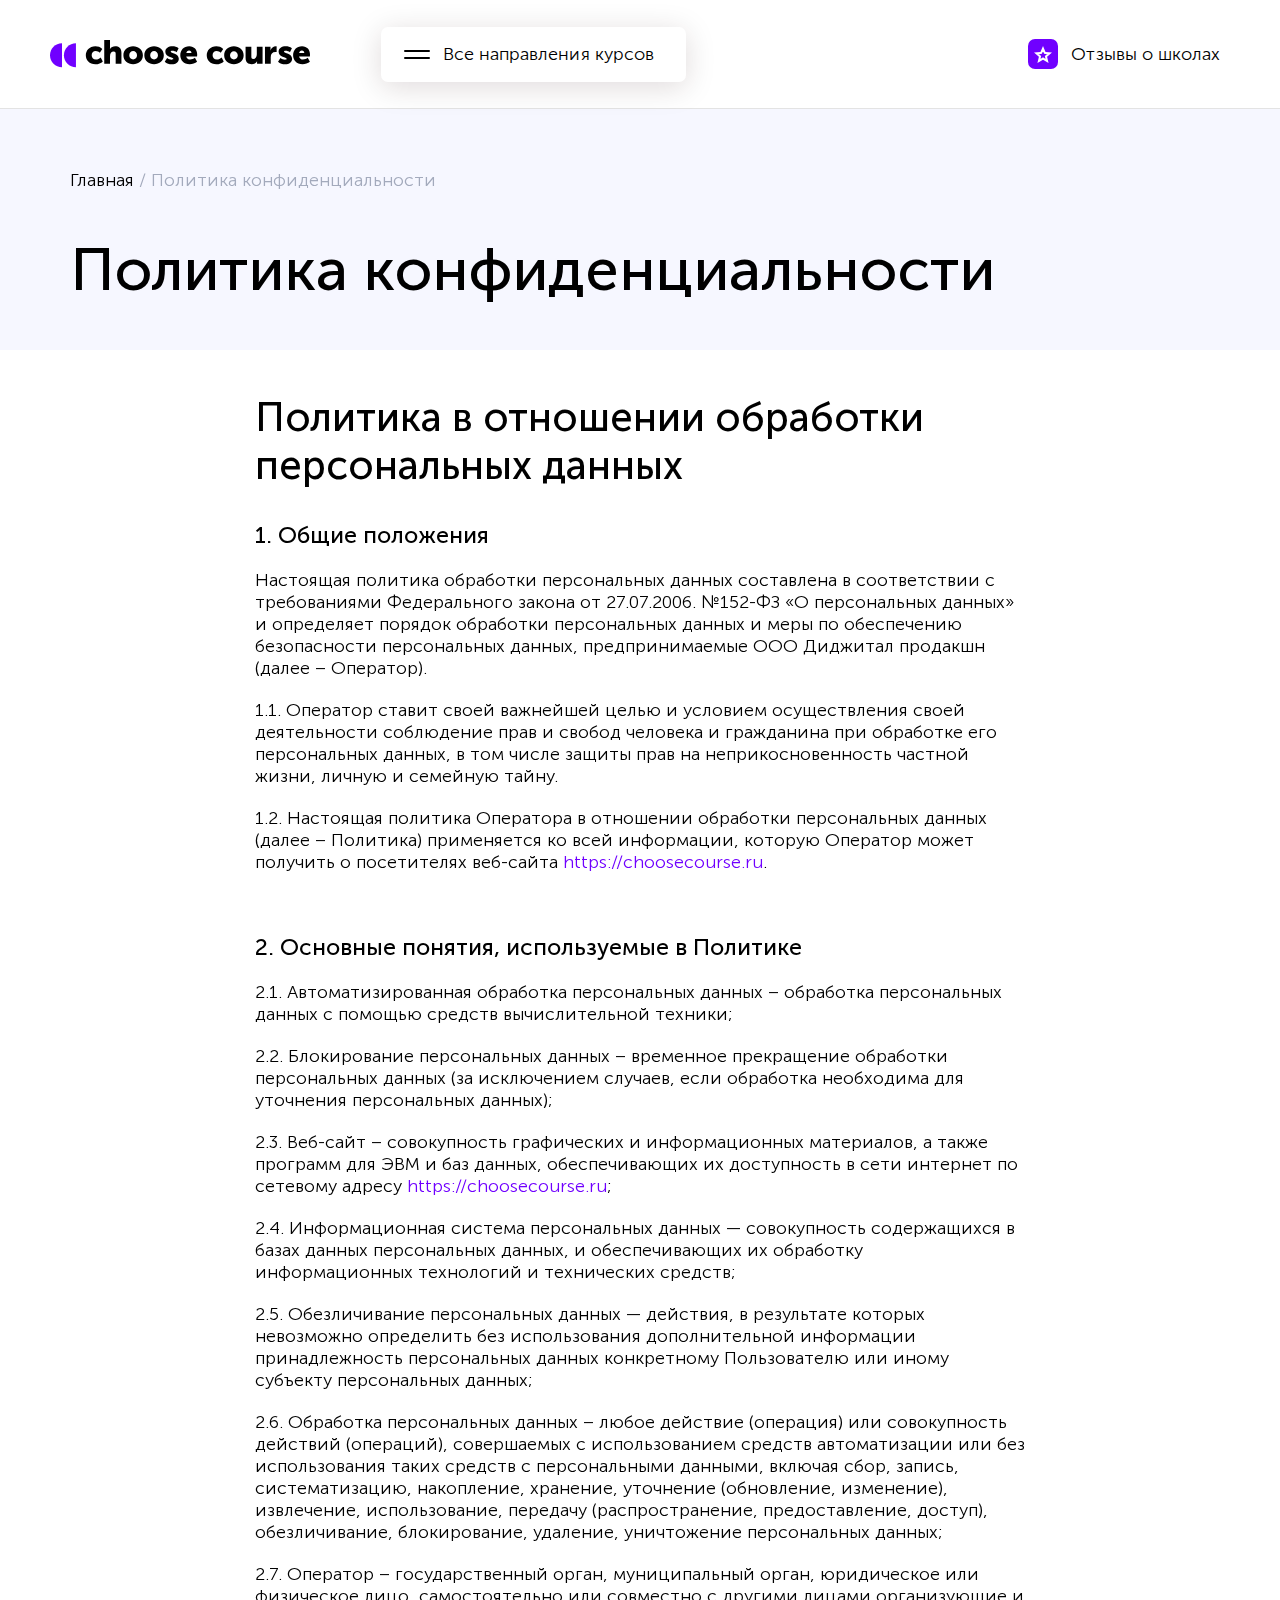
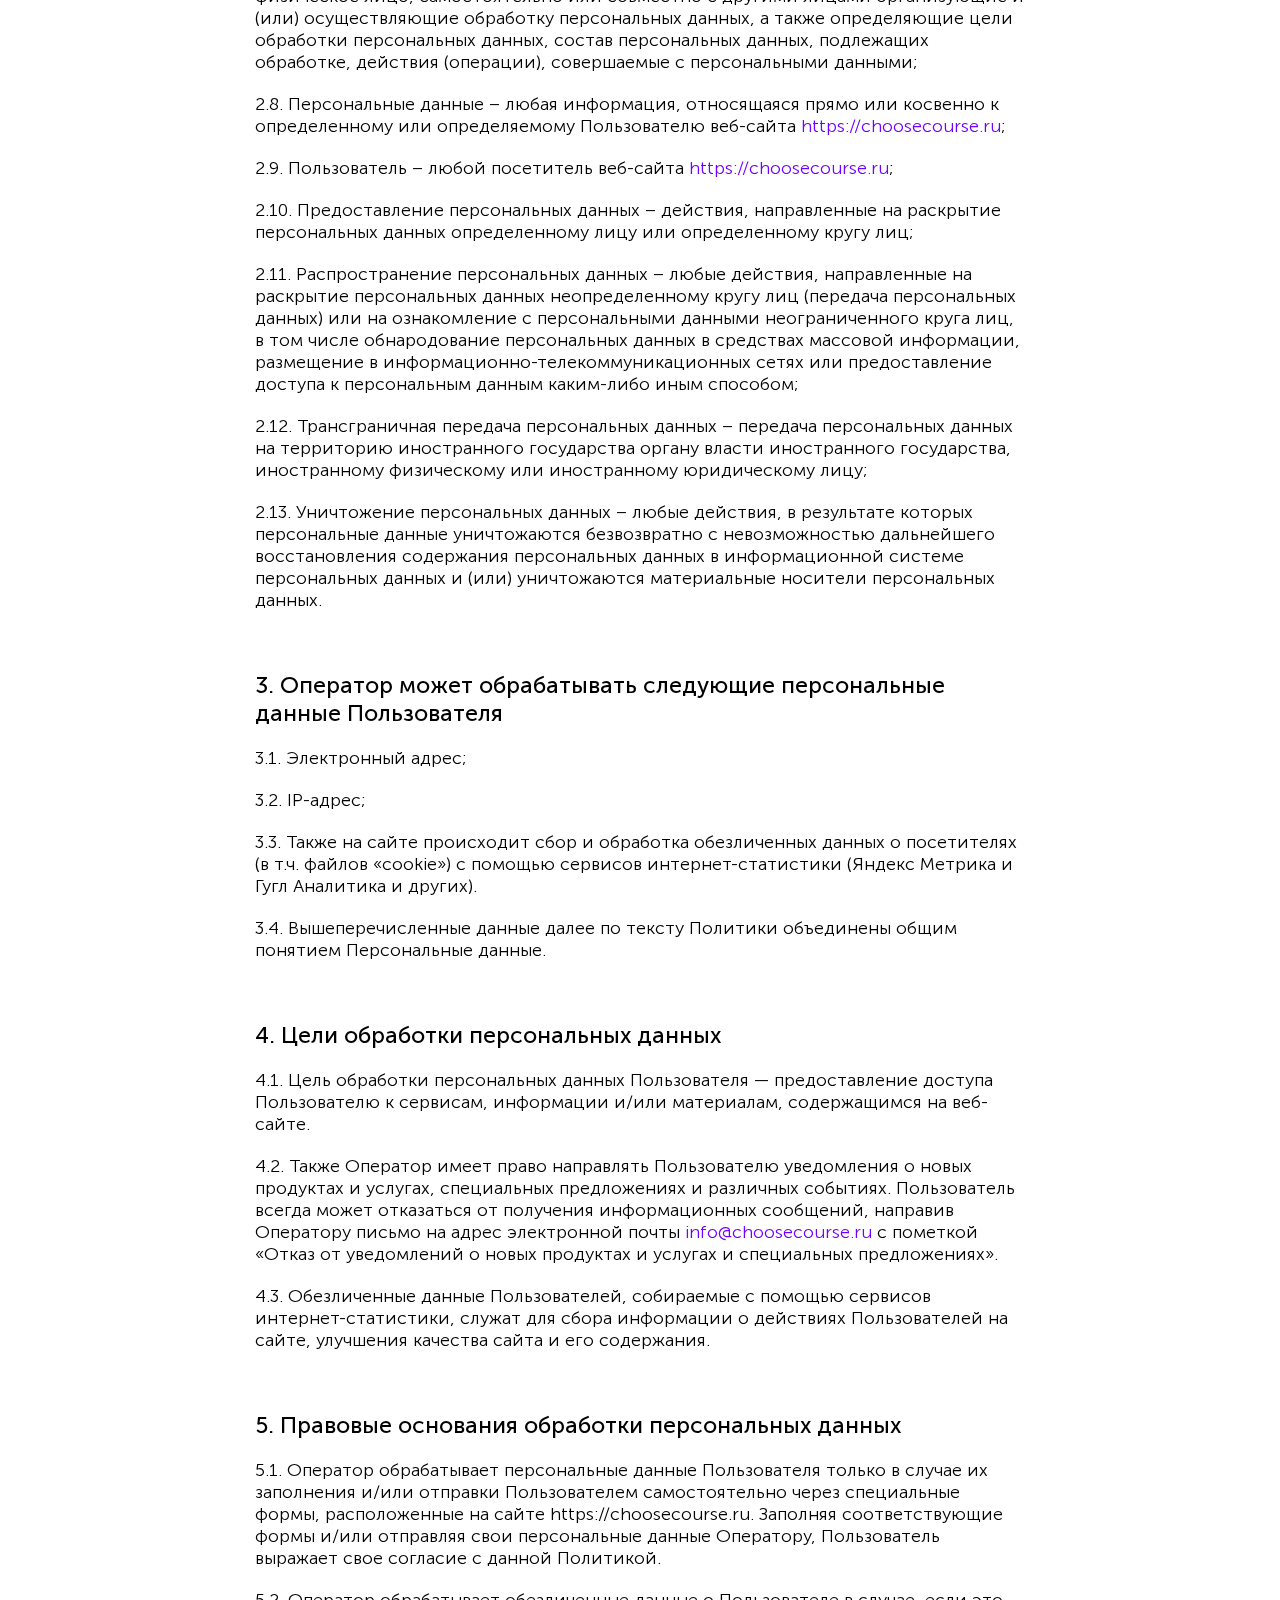
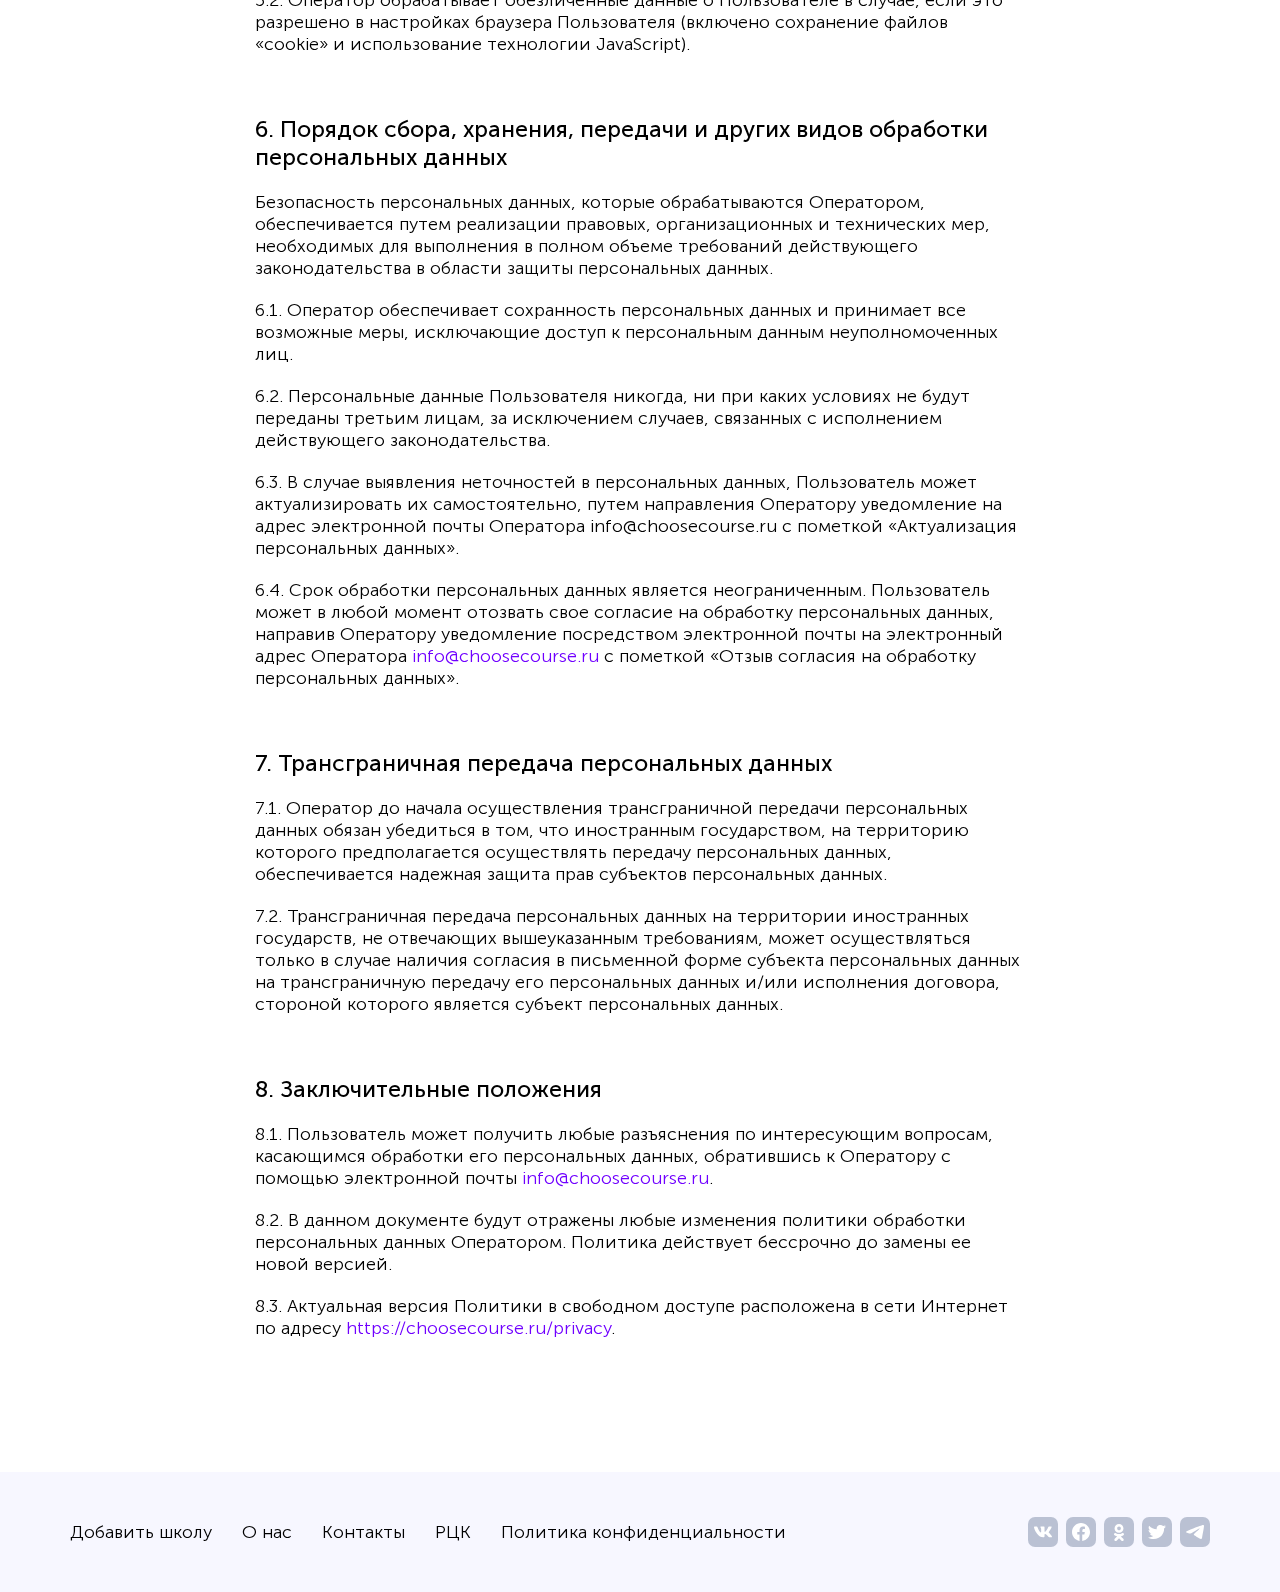
<file: privacyPolicyPage.html>
<!doctype html>
<html lang="en">
<head>
    <meta charset="UTF-8">
    <meta name="viewport"
          content="width=device-width, user-scalable=no, initial-scale=1.0, maximum-scale=1.0, minimum-scale=1.0">
    <meta http-equiv="X-UA-Compatible" content="ie=edge">
    <link rel="stylesheet" href="assets/css/fonts.css">
    <link rel="stylesheet" href="assets/css/normal.css">
    <link rel="stylesheet" href="assets/css/PrivacyPolicy/policyStyles.css">
    <title>Политика конфиденциальности</title>
</head>
<body>
<div id="wrapper">
    <div class="dark" id="dark"></div>
    <header>
        <div class="content header">
            <div class="left">
                <div class="logoAndButton">
                    <a class="logo" href="/">
                        <svg width="260" height="28" viewBox="0 0 260 28" fill="none"
                             xmlns="http://www.w3.org/2000/svg">
                            <path d="M0 15.27C0 21.8966 5.37666 27.2748 12.0015 27.2748V3.26526C5.37666 3.26526 0 8.64339 0 15.27Z"
                                  fill="#7000FF"/>
                            <path d="M13.9217 15.27C13.9217 21.8966 19.2984 27.2748 25.9232 27.2748V3.26526C19.2984 3.26526 13.9217 8.64339 13.9217 15.27Z"
                                  fill="#7000FF"/>
                            <path d="M45.4136 6.29053C47.8139 6.29053 50.5502 7.05883 52.2784 8.88355L49.8301 12.7731C48.822 11.8127 47.2858 11.0924 45.7976 11.0924C43.0613 11.0924 41.6691 13.1572 41.6691 15.2221C41.6691 17.2389 43.0613 19.4958 45.9897 19.4958C47.6699 19.4958 49.4461 18.4874 50.6942 17.4309L52.8065 21.4645C51.1263 23.1932 48.2939 24.2977 45.4136 24.2977C39.2688 24.2977 35.8124 20.024 35.8124 15.2701C35.8604 10.6603 39.2688 6.29053 45.4136 6.29053Z"
                                  fill="black"/>
                            <path d="M54.2467 0H60.0074V7.53898C60.0074 8.40333 59.9594 9.02757 59.9594 9.02757H60.0074C60.9675 7.34691 62.9837 6.29049 65.24 6.29049C68.6964 6.29049 71.4328 7.87512 71.4328 12.725V23.8654H65.6721V13.7815C65.6721 12.1968 65.048 11.5246 63.7518 11.5246C61.2555 11.5246 60.0074 13.4933 60.0074 16.1344V23.8654H54.2467V0V0Z"
                                  fill="black"/>
                            <path d="M83.0983 6.29053C88.523 6.29053 92.8915 9.93997 92.8915 15.3181C92.8915 20.6962 88.571 24.2496 83.1463 24.2496C77.7216 24.2496 73.4011 20.6962 73.4011 15.3181C73.4011 9.93997 77.7217 6.29053 83.0983 6.29053ZM83.1463 19.4477C85.2586 19.4477 87.0348 17.8631 87.0348 15.3181C87.0348 12.7251 85.2106 11.0924 83.1463 11.0924C81.0821 11.0924 79.2578 12.7251 79.2578 15.3181C79.2098 17.9111 81.0341 19.4477 83.1463 19.4477Z"
                                  fill="black"/>
                            <path d="M104.029 6.29053C109.453 6.29053 113.822 9.93997 113.822 15.3181C113.822 20.6962 109.501 24.2496 104.077 24.2496C98.6521 24.2496 94.3316 20.6962 94.3316 15.3181C94.3316 9.93997 98.6521 6.29053 104.029 6.29053ZM104.077 19.4477C106.189 19.4477 107.965 17.8631 107.965 15.3181C107.965 12.7251 106.141 11.0924 104.077 11.0924C102.013 11.0924 100.188 12.7251 100.188 15.3181C100.188 17.9111 101.965 19.4477 104.077 19.4477Z"
                                  fill="black"/>
                            <path d="M117.134 17.9591C118.383 19.0156 120.159 19.6878 121.791 19.6878C122.943 19.6878 123.375 19.3037 123.375 18.7755C123.375 16.9507 115.31 17.3349 115.31 11.7167C115.31 8.16327 118.479 6.29053 122.463 6.29053C124.671 6.29053 126.88 6.86676 128.608 8.25931L126.64 12.2449C125.631 11.4286 123.759 10.8523 122.319 10.8523C121.071 10.8523 120.735 11.2365 120.735 11.6687C120.735 13.4934 128.8 13.0612 128.8 18.6314C128.8 21.8487 126.112 24.2977 121.743 24.2977C119.295 24.2977 116.654 23.4813 114.734 21.7526L117.134 17.9591Z"
                                  fill="black"/>
                            <path d="M139.217 6.29053C144.306 6.29053 147.186 9.84393 147.186 14.5978C147.186 15.2221 147.138 15.7983 147.042 16.4225H136.193C136.625 18.5354 138.353 19.4958 140.177 19.4958C141.857 19.4958 143.538 18.6794 144.93 17.7671L147.09 21.8007C145.218 23.3853 142.386 24.2977 139.745 24.2977C133.6 24.2977 130.288 19.8799 130.288 15.2701C130.288 10.2281 133.696 6.29053 139.217 6.29053ZM141.473 13.1092C141.473 11.7167 140.561 10.5162 139.121 10.5162C137.441 10.5162 136.673 11.7167 136.337 13.1092H141.473V13.1092Z"
                                  fill="black"/>
                            <path d="M166.34 6.29053C168.741 6.29053 171.477 7.05883 173.205 8.88355L170.757 12.7731C169.749 11.8127 168.213 11.0924 166.725 11.0924C163.988 11.0924 162.596 13.1572 162.596 15.2221C162.596 17.2389 163.988 19.4958 166.917 19.4958C168.597 19.4958 170.373 18.4874 171.621 17.4309L173.733 21.4645C172.053 23.1932 169.221 24.2977 166.34 24.2977C160.196 24.2977 156.739 20.024 156.739 15.2701C156.787 10.6603 160.196 6.29053 166.34 6.29053Z"
                                  fill="black"/>
                            <path d="M183.863 6.29053C189.287 6.29053 193.656 9.93997 193.656 15.3181C193.656 20.6962 189.335 24.2496 183.911 24.2496C178.486 24.2496 174.165 20.6962 174.165 15.3181C174.117 9.93997 178.486 6.29053 183.863 6.29053ZM183.911 19.4958C186.023 19.4958 187.799 17.9111 187.799 15.3661C187.799 12.7731 185.975 11.1404 183.911 11.1404C181.798 11.1404 180.022 12.7731 180.022 15.3661C179.974 17.9111 181.798 19.4958 183.911 19.4958Z"
                                  fill="black"/>
                            <path d="M195.576 6.67468H201.337V16.7587C201.337 18.3433 201.961 19.0156 203.161 19.0156C205.609 19.0156 206.809 16.8547 206.809 14.2617V6.67468H212.57V23.8655H207.049V22.3769C207.049 21.8007 207.097 21.3205 207.097 21.3205H207.049C206.137 23.1452 203.977 24.2977 201.673 24.2977C198.264 24.2977 195.576 22.713 195.576 17.8631V6.67468V6.67468Z"
                                  fill="black"/>
                            <path d="M214.97 6.67463H220.491V9.55577C220.491 10.132 220.443 10.6122 220.443 10.6122H220.491C221.211 8.25926 223.42 6.3385 225.964 6.3385C226.204 6.3385 226.444 6.38652 226.636 6.38652V12.0528C226.444 12.0047 225.868 11.9567 225.484 11.9567C222.267 11.9567 220.731 13.9735 220.731 17.1428V23.8174H214.97V6.67463Z"
                                  fill="black"/>
                            <path d="M230.428 17.9591C231.677 19.0156 233.453 19.6878 235.085 19.6878C236.237 19.6878 236.669 19.3037 236.669 18.7755C236.669 16.9507 228.604 17.3349 228.604 11.7167C228.604 8.16327 231.773 6.29053 235.757 6.29053C237.965 6.29053 240.174 6.86676 241.902 8.25931L239.934 12.2449C238.925 11.4286 237.053 10.8523 235.613 10.8523C234.365 10.8523 234.029 11.2365 234.029 11.6687C234.029 13.4934 242.094 13.0612 242.094 18.6314C242.094 21.8487 239.406 24.2977 235.037 24.2977C232.589 24.2977 229.948 23.4813 228.028 21.7526L230.428 17.9591Z"
                                  fill="black"/>
                            <path d="M252.031 6.29053C257.12 6.29053 260 9.84393 260 14.5978C260 15.2221 259.952 15.7983 259.856 16.4225H249.007C249.439 18.5354 251.167 19.4958 252.991 19.4958C254.671 19.4958 256.352 18.6794 257.744 17.7671L259.904 21.8007C258.032 23.3853 255.199 24.2977 252.559 24.2977C246.414 24.2977 243.102 19.8799 243.102 15.2701C243.102 10.2281 246.51 6.29053 252.031 6.29053ZM254.287 13.1092C254.287 11.7167 253.375 10.5162 251.935 10.5162C250.255 10.5162 249.487 11.7167 249.151 13.1092H254.287V13.1092Z"
                                  fill="black"/>
                        </svg>
                    </a>
                    <div id="coursesBtn" class="coursesBtn">
                        <svg id="burger" width="26" height="9" viewBox="0 0 26 9" fill="none"
                             xmlns="http://www.w3.org/2000/svg">
                            <line x1="1" y1="1" x2="25" y2="1" stroke="var(--burger-color)" stroke-width="2"
                                  stroke-linecap="round"/>
                            <line x1="1" y1="8" x2="25" y2="8" stroke="var(--burger-color)" stroke-width="2"
                                  stroke-linecap="round"/>
                        </svg>
                        <svg id="x" width="20" height="20" viewBox="0 0 20 20" fill="none"
                             xmlns="http://www.w3.org/2000/svg">
                            <line x1="1.51456" y1="1.51465" x2="18.4851" y2="18.4852" stroke="white" stroke-width="2"
                                  stroke-linecap="round"/>
                            <line x1="1.51465" y1="18.4852" x2="18.4852" y2="1.51464" stroke="white" stroke-width="2"
                                  stroke-linecap="round"/>
                        </svg>
                        <p>Все направления курсов</p>
                    </div>
                </div>
            </div>
            <div class="feedback">
                <div class="starBtn btn-violet">
                    <svg width="18" height="17" viewBox="0 0 18 17" fill="none" xmlns="http://www.w3.org/2000/svg">
                        <path d="M9.00281 2.55457L10.6073 6.33296L10.8427 6.88712L11.4425 6.93845L15.544 7.28938L12.4428 9.95698L11.9831 10.3524L12.1212 10.9428L13.0533 14.9287L9.51839 12.8107L9.00484 12.5031L8.49107 12.8104L4.94992 14.9287L5.88734 10.9441L6.02655 10.3524L5.56536 9.9564L2.45893 7.28913L6.55746 6.93845L7.15647 6.8872L7.39216 6.33413L9.00281 2.55457Z"
                              stroke="white" stroke-width="2"/>
                    </svg>
                </div>
                <a href="#">Отзывы о школах</a>
            </div>
        </div>
    </header>
    <div class="menu" id="menu">
        <div class="content">
            <ul class="menuList">
                <li class="menuItem">
                    <div class="titleMenu">
                        <img class="drop" src="assets/images/drop.svg" alt="drop">
                        <a href="#" class="menuLink menuArrow">Аналитика</a>
                    </div>
                    <div class="ulBox">
                        <ul id="subMenuAnalyticList" class="subMenuList subMenuList_active"></ul>
                    </div>
                </li>
                <li class="menuItem">
                    <div class="titleMenu">
                        <img class="drop" src="assets/images/drop.svg" alt="drop">
                        <a href="#" class="menuLink menuArrow">Дизайн</a>
                    </div>
                    <div class="ulBox">
                        <ul id="subMenuDesignList" class="subMenuList"></ul>
                    </div>
                </li>
                <li class="menuItem">
                    <div class="titleMenu">
                        <img class="drop" src="assets/images/drop.svg" alt="drop">
                        <a href="#" class="menuLink menuArrow">Программирование</a>
                    </div>
                    <div class="ulBox">
                        <ul id="subMenuProgramList" class="subMenuList"></ul>
                    </div>

                </li>
                <li class="menuItem">
                    <div class="titleMenu">
                        <img class="drop" src="assets/images/drop.svg" alt="drop">
                        <a href="#" class="menuLink menuArrow">Иностранные языки</a>
                    </div>
                    <div class="ulBox">
                        <ul id="subMenuForeignList" class="subMenuList"></ul>
                    </div>

                </li>
                <li class="menuItem">
                    <div class="titleMenu">
                        <img class="drop" src="assets/images/drop.svg" alt="drop">
                        <a href="#" class="menuLink menuArrow">Маркетинг</a>
                    </div>
                    <div class="ulBox">
                        <ul id="subMenuMarkList" class="subMenuList"></ul>
                    </div>
                </li>
                <li class="menuItem">
                    <div class="titleMenu">
                        <img class="drop" src="assets/images/drop.svg" alt="drop">
                        <a href="#" class="menuLink menuArrow">Управление</a>
                    </div>
                    <div class="ulBox">
                        <ul id="subMenuManageList" class="subMenuList"></ul>
                    </div>
                </li>
                <li id="schoolFeedback" class="menuItem">
                    <div class="titleMenu">
                        <a class="menuLink menuArrow" href="#">Отзывы о школах</a>
                    </div>
                </li>
            </ul>
        </div>
    </div>
    <main>
        <div class="head-present">
            <div class="content">
                <div class="box">
                    <div class="navigation">
                        <a href="index.html">Главная</a> <span>/</span> <span>Политика конфиденциальности</span>
                    </div>
                    <div class="title">
                        Политика конфиденциальности
                    </div>
                </div>
            </div>
        </div>
        <div class="document-box">
            <h2>Политика в отношении обработки персональных данных</h2>
            <div class="part">
                <h3>1. Общие положения</h3>
                <p>Настоящая политика обработки персональных данных составлена в соответствии с требованиями
                    Федерального закона от 27.07.2006. №152-ФЗ «О персональных данных» и определяет порядок обработки
                    персональных данных и меры по обеспечению безопасности персональных данных, предпринимаемые ООО Диджитал
                    продакшн (далее – Оператор).</p>
                <p>1.1. Оператор ставит своей важнейшей целью и условием осуществления своей деятельности соблюдение прав и
                    свобод человека и гражданина при обработке его персональных данных, в том числе защиты прав на
                    неприкосновенность частной жизни, личную и семейную тайну.</p>
                <p>1.2. Настоящая политика Оператора в отношении обработки персональных данных (далее – Политика) применяется
                    ко всей информации, которую Оператор может получить о посетителях веб-сайта <a href="#">https://choosecourse.ru</a>.</p>
            </div>

            <div class="part">
                <h3>2. Основные понятия, используемые в Политике</h3>
                <p>2.1. Автоматизированная обработка персональных данных – обработка персональных данных с помощью средств
                    вычислительной техники;</p>
                <p>
                    2.2. Блокирование персональных данных – временное прекращение обработки персональных данных (за исключением
                    случаев, если обработка необходима для уточнения персональных данных);
                </p>
                <p>2.3. Веб-сайт – совокупность графических и информационных материалов, а также программ для ЭВМ и баз данных,
                    обеспечивающих их доступность в сети интернет по сетевому адресу <a href="#">https://choosecourse.ru</a>;</p>
                <p>2.4. Информационная система персональных данных — совокупность содержащихся в базах данных персональных
                    данных, и обеспечивающих их обработку информационных технологий и технических средств;</p>
                <p> 2.5. Обезличивание персональных данных — действия, в результате которых невозможно определить без
                    использования дополнительной информации принадлежность персональных данных конкретному Пользователю или
                    иному субъекту персональных данных;</p>
                <p>2.6. Обработка персональных данных – любое действие (операция) или совокупность действий (операций),
                    совершаемых с использованием средств автоматизации или без использования таких средств с персональными
                    данными, включая сбор, запись, систематизацию, накопление, хранение, уточнение (обновление, изменение),
                    извлечение, использование, передачу (распространение, предоставление, доступ), обезличивание, блокирование,
                    удаление, уничтожение персональных данных;</p>
                <p>2.7. Оператор – государственный орган, муниципальный орган, юридическое или физическое лицо, самостоятельно
                    или совместно с другими лицами организующие и (или) осуществляющие обработку персональных данных, а также
                    определяющие цели обработки персональных данных, состав персональных данных, подлежащих обработке, действия
                    (операции), совершаемые с персональными данными;</p>
                <p>2.8. Персональные данные – любая информация, относящаяся прямо или косвенно к определенному или
                    определяемому Пользователю веб-сайта <a href="#">https://choosecourse.ru</a>;</p>
                <p>2.9. Пользователь – любой посетитель веб-сайта <a href="#">https://choosecourse.ru</a>;</p>
                <p> 2.10. Предоставление персональных данных – действия, направленные на раскрытие персональных данных
                    определенному лицу или определенному кругу лиц;</p>
                <p>2.11. Распространение персональных данных – любые действия, направленные на раскрытие персональных данных
                    неопределенному кругу лиц (передача персональных данных) или на ознакомление с персональными данными
                    неограниченного круга лиц, в том числе обнародование персональных данных в средствах массовой информации,
                    размещение в информационно-телекоммуникационных сетях или предоставление доступа к персональным данным
                    каким-либо иным способом;</p>
                <p>2.12. Трансграничная передача персональных данных – передача персональных данных на территорию иностранного
                    государства органу власти иностранного государства, иностранному физическому или иностранному юридическому
                    лицу;</p>
                <p>2.13. Уничтожение персональных данных – любые действия, в результате которых персональные данные
                    уничтожаются безвозвратно с невозможностью дальнейшего восстановления содержания персональных данных в
                    информационной системе персональных данных и (или) уничтожаются материальные носители персональных данных.</p>
            </div>
            <div class="part">
                <h3>3. Оператор может обрабатывать следующие персональные данные Пользователя</h3>
                <p>3.1. Электронный адрес;</p>
                <p>3.2. IP-адрес;</p>
                <p>3.3. Также на сайте происходит сбор и обработка обезличенных данных о посетителях (в т.ч. файлов «cookie») с
                    помощью сервисов интернет-статистики (Яндекс Метрика и Гугл Аналитика и других).</p>
                <p>3.4. Вышеперечисленные данные далее по тексту Политики объединены общим понятием Персональные данные.</p>
            </div>

            <div class="part">
                <h3>4. Цели обработки персональных данных</h3>
                <p>4.1. Цель обработки персональных данных Пользователя — предоставление доступа Пользователю к сервисам,
                    информации и/или материалам, содержащимся на веб-сайте.</p>
                <p>4.2. Также Оператор имеет право направлять Пользователю уведомления о новых продуктах и услугах, специальных
                    предложениях и различных событиях. Пользователь всегда может отказаться от получения информационных
                    сообщений, направив Оператору письмо на адрес электронной почты <a href="#">info@choosecourse.ru</a> с пометкой «Отказ от
                    уведомлений о новых продуктах и услугах и специальных предложениях».</p>
                <p>4.3. Обезличенные данные Пользователей, собираемые с помощью сервисов интернет-статистики, служат для сбора
                    информации о действиях Пользователей на сайте, улучшения качества сайта и его содержания.</p>
            </div>

            <div class="part">
                <h3>5. Правовые основания обработки персональных данных</h3>
                <p>5.1. Оператор обрабатывает персональные данные Пользователя только в случае их заполнения и/или отправки
                    Пользователем самостоятельно через специальные формы, расположенные на сайте https://choosecourse.ru.
                    Заполняя соответствующие формы и/или отправляя свои персональные данные Оператору, Пользователь выражает
                    свое согласие с данной Политикой.</p>
                <p>5.2. Оператор обрабатывает обезличенные данные о Пользователе в случае, если это разрешено в настройках
                    браузера Пользователя (включено сохранение файлов «cookie» и использование технологии JavaScript).</p>
            </div>

            <div class="part">
                <h3>6. Порядок сбора, хранения, передачи и других видов обработки персональных данных</h3>
                <p>Безопасность персональных данных, которые обрабатываются Оператором, обеспечивается путем реализации
                    правовых, организационных и технических мер, необходимых для выполнения в полном объеме требований
                    действующего законодательства в области защиты персональных данных.</p>
                <p>6.1. Оператор обеспечивает сохранность персональных данных и принимает все возможные меры, исключающие
                    доступ к персональным данным неуполномоченных лиц.</p>
                <p>6.2. Персональные данные Пользователя никогда, ни при каких условиях не будут переданы третьим лицам, за
                    исключением случаев, связанных с исполнением действующего законодательства.</p>
                <p> 6.3. В случае выявления неточностей в персональных данных, Пользователь может актуализировать их
                    самостоятельно, путем направления Оператору уведомление на адрес электронной почты Оператора
                    info@choosecourse.ru с пометкой «Актуализация персональных данных».</p>
                <p>6.4. Срок обработки персональных данных является неограниченным. Пользователь может в любой момент отозвать
                    свое согласие на обработку персональных данных, направив Оператору уведомление посредством электронной почты
                    на электронный адрес Оператора <a href="#">info@choosecourse.ru</a> с пометкой «Отзыв согласия на обработку персональных
                    данных».</p>
            </div>

            <div class="part">
                <h3>7. Трансграничная передача персональных данных</h3>
                <p>7.1. Оператор до начала осуществления трансграничной передачи персональных данных обязан убедиться в том,
                    что иностранным государством, на территорию которого предполагается осуществлять передачу персональных
                    данных, обеспечивается надежная защита прав субъектов персональных данных.</p>
                <p>7.2. Трансграничная передача персональных данных на территории иностранных государств, не отвечающих
                    вышеуказанным требованиям, может осуществляться только в случае наличия согласия в письменной форме субъекта
                    персональных данных на трансграничную передачу его персональных данных и/или исполнения договора, стороной
                    которого является субъект персональных данных.</p>
            </div>

            <div class="part">
                <h3>8. Заключительные положения</h3>
                <p>8.1. Пользователь может получить любые разъяснения по интересующим вопросам, касающимся обработки его
                    персональных данных, обратившись к Оператору с помощью электронной почты <a href="#">info@choosecourse.ru</a>.</p>
                <p>8.2. В данном документе будут отражены любые изменения политики обработки персональных данных Оператором.
                    Политика действует бессрочно до замены ее новой версией.</p>
                <p>8.3. Актуальная версия Политики в свободном доступе расположена в сети Интернет по адресу
                    <a href="#">https://choosecourse.ru/privacy</a>.</p>
            </div>
        </div>
    </main>
    <footer>
        <div class="content footer">
            <div class="links">
                <a href="addSchoolPage.html">Добавить школу</a>
                <a href="aboutUsPage.html">О нас</a>
                <a href="contactsPage.html">Контакты</a>
                <a href="aboutRCKPage.html">РЦК</a>
                <a href="privacyPolicyPage.html">Политика конфиденциальности</a>
            </div>
            <div class="socialMedia">
                <div class="icon-vk">
                    <svg width="18" height="12" viewBox="0 0 18 12" fill="none" xmlns="http://www.w3.org/2000/svg">
                        <path fill-rule="evenodd" clip-rule="evenodd"
                              d="M2.64437 0.59375H0.675168C0.112534 0.59375 0 0.858575 0 1.15051C0 1.67201 0.667608 4.25832 3.10848 7.67894C4.73574 10.0149 7.02837 11.2812 9.11463 11.2812C10.3664 11.2812 10.5212 11 10.5212 10.5156V8.74999C10.5212 8.18749 10.6398 8.07522 11.0361 8.07522C11.3282 8.07522 11.8289 8.22124 12.9972 9.34754C14.3324 10.6824 14.5525 11.2812 15.3035 11.2812H17.2727C17.8354 11.2812 18.1167 11 17.9544 10.445C17.7768 9.89181 17.1394 9.08918 16.2935 8.13782C15.8345 7.59552 15.146 7.01153 14.9374 6.71948C14.6453 6.34407 14.7288 6.17718 14.9374 5.8435C14.9374 5.8435 17.3366 2.46457 17.5869 1.31746C17.7121 0.900256 17.5869 0.59375 16.9914 0.59375H15.0222C14.5215 0.59375 14.2907 0.858575 14.1655 1.15051C14.1655 1.15051 13.1641 3.59086 11.7455 5.17604C11.2865 5.63487 11.0779 5.7809 10.8275 5.7809C10.7023 5.7809 10.5212 5.63487 10.5212 5.21778V1.31746C10.5212 0.816837 10.3759 0.59375 9.95855 0.59375H6.86407C6.55121 0.59375 6.36299 0.826062 6.36299 1.04628C6.36299 1.52081 7.07231 1.63027 7.14543 2.96514V5.86437C7.14543 6.5 7.03057 6.61525 6.78026 6.61525C6.11268 6.61525 4.4888 4.16399 3.52569 1.35914C3.33697 0.813969 3.14763 0.59375 2.64437 0.59375Z"
                              fill="white"/>
                    </svg>
                </div>
                <div class="icon-facebook">
                    <svg width="18" height="18" viewBox="0 0 18 18" fill="none" xmlns="http://www.w3.org/2000/svg">
                        <path d="M18 9C18 4.05 13.95 0 9 0C4.05 0 0 4.05 0 9C0 13.5 3.2625 17.2125 7.5375 17.8875V11.5875H5.2875V9H7.5375V6.975C7.5375 4.725 8.8875 3.4875 10.9125 3.4875C11.925 3.4875 12.9375 3.7125 12.9375 3.7125V5.9625H11.8125C10.6875 5.9625 10.35 6.6375 10.35 7.3125V9H12.825L12.375 11.5875H10.2375V18C14.7375 17.325 18 13.5 18 9Z"
                              fill="white"/>
                    </svg>
                </div>
                <div class="icon-ok">
                    <svg width="10" height="17" viewBox="0 0 10 17" fill="none" xmlns="http://www.w3.org/2000/svg">
                        <path fill-rule="evenodd" clip-rule="evenodd"
                              d="M9.46922 4.39303C9.46922 6.81312 7.47141 8.78602 5.02065 8.78602C2.5434 8.78602 0.545566 6.81312 0.545566 4.39303C0.545566 1.97292 2.5434 0 5.02065 0C7.47141 0 9.46922 1.97292 9.46922 4.39303ZM6.85872 4.39303C6.85872 3.39342 6.03291 2.57794 5.02065 2.57794C3.98184 2.57794 3.15602 3.39342 3.18271 4.39303C3.18271 5.39265 4.00852 6.20807 5.02065 6.20807C6.03291 6.20807 6.85872 5.39265 6.85872 4.39303Z"
                              fill="white"/>
                        <path d="M9.38929 11.3377C8.59016 11.8375 7.7111 12.1795 6.80547 12.39L9.33604 14.81C9.8421 15.3099 9.8421 16.1253 9.33604 16.6252C8.82997 17.1249 8.00416 17.1249 7.49809 16.6252L5.04734 14.205L2.59671 16.6252C2.33032 16.8619 2.01067 16.9934 1.66438 16.9934C1.3181 16.9934 0.998444 16.8882 0.732065 16.6252C0.225936 16.1253 0.225936 15.3099 0.732065 14.81L3.2094 12.3636C2.30368 12.1531 1.42464 11.8113 0.625512 11.3114C0.0128378 10.9432 -0.173624 10.154 0.172664 9.54895C0.572239 8.9439 1.37137 8.78614 1.98403 9.15437C3.7954 10.2855 6.1661 10.2855 7.97748 9.15437C8.59016 8.75979 9.41597 8.9439 9.78885 9.54895C10.1884 10.154 10.002 10.9694 9.38929 11.3377Z"
                              fill="white"/>
                    </svg>
                </div>
                <div class="icon-twitter">
                    <svg width="18" height="14" viewBox="0 0 18 14" fill="none" xmlns="http://www.w3.org/2000/svg">
                        <path d="M18 1.61538C17.325 1.93846 16.65 2.04615 15.8625 2.15385C16.65 1.72308 17.2125 1.07692 17.4375 0.215384C16.7625 0.646154 15.975 0.861539 15.075 1.07692C14.4 0.430769 13.3875 0 12.375 0C10.0125 0 8.2125 2.15385 8.775 4.30769C5.7375 4.2 3.0375 2.8 1.125 0.646154C0.1125 2.26154 0.675 4.30769 2.25 5.38462C1.6875 5.38462 1.125 5.16923 0.5625 4.95385C0.5625 6.56923 1.8 8.07692 3.4875 8.50769C2.925 8.61539 2.3625 8.72308 1.8 8.61539C2.25 10.0154 3.6 11.0923 5.2875 11.0923C3.9375 12.0615 1.9125 12.6 0 12.3846C1.6875 13.3538 3.6 14 5.625 14C12.4875 14 16.3125 8.50769 16.0875 3.44615C16.875 3.01538 17.55 2.36923 18 1.61538Z"
                              fill="white"/>
                    </svg>
                </div>
                <div class="icon-telegram">
                    <svg width="18" height="14" viewBox="0 0 18 14" fill="none" xmlns="http://www.w3.org/2000/svg">
                        <path d="M1.23741 6.02697C6.06923 4.05126 9.29121 2.74875 10.9033 2.11944C15.5063 0.322639 16.4627 0.0105163 17.0861 9.9919e-05C17.2232 -0.00205699 17.5298 0.0298337 17.7284 0.181063C17.8961 0.308757 17.9422 0.481255 17.9643 0.602323C17.9864 0.723392 18.0139 0.999189 17.992 1.21469C17.7426 3.67437 16.6633 9.64338 16.1142 12.3983C15.8818 13.564 15.4244 13.9548 14.9815 13.9931C14.0189 14.0762 13.288 13.3961 12.3558 12.8226C10.897 11.9251 10.0729 11.3664 8.65691 10.4907C7.02048 9.47862 8.08131 8.92236 9.0139 8.01329C9.25797 7.77538 13.4988 4.15516 13.5809 3.82675C13.5912 3.78568 13.6007 3.63258 13.5038 3.55173C13.4069 3.47089 13.2639 3.49853 13.1606 3.52052C13.0143 3.55169 10.6839 4.9973 6.16938 7.85735C5.5079 8.28364 4.90875 8.49135 4.37193 8.48046C3.78013 8.46846 2.64175 8.16643 1.79548 7.90825C0.757494 7.59159 -0.0674757 7.42417 0.00436067 6.88638C0.0417775 6.60627 0.452793 6.3198 1.23741 6.02697Z"
                              fill="white"/>
                    </svg>
                </div>
            </div>
        </div>
    </footer>
</div>
<script src="https://ajax.googleapis.com/ajax/libs/jquery/3.5.1/jquery.min.js"></script>
<script src="assets/js/script.js"></script>
</body>
</html>
</file>
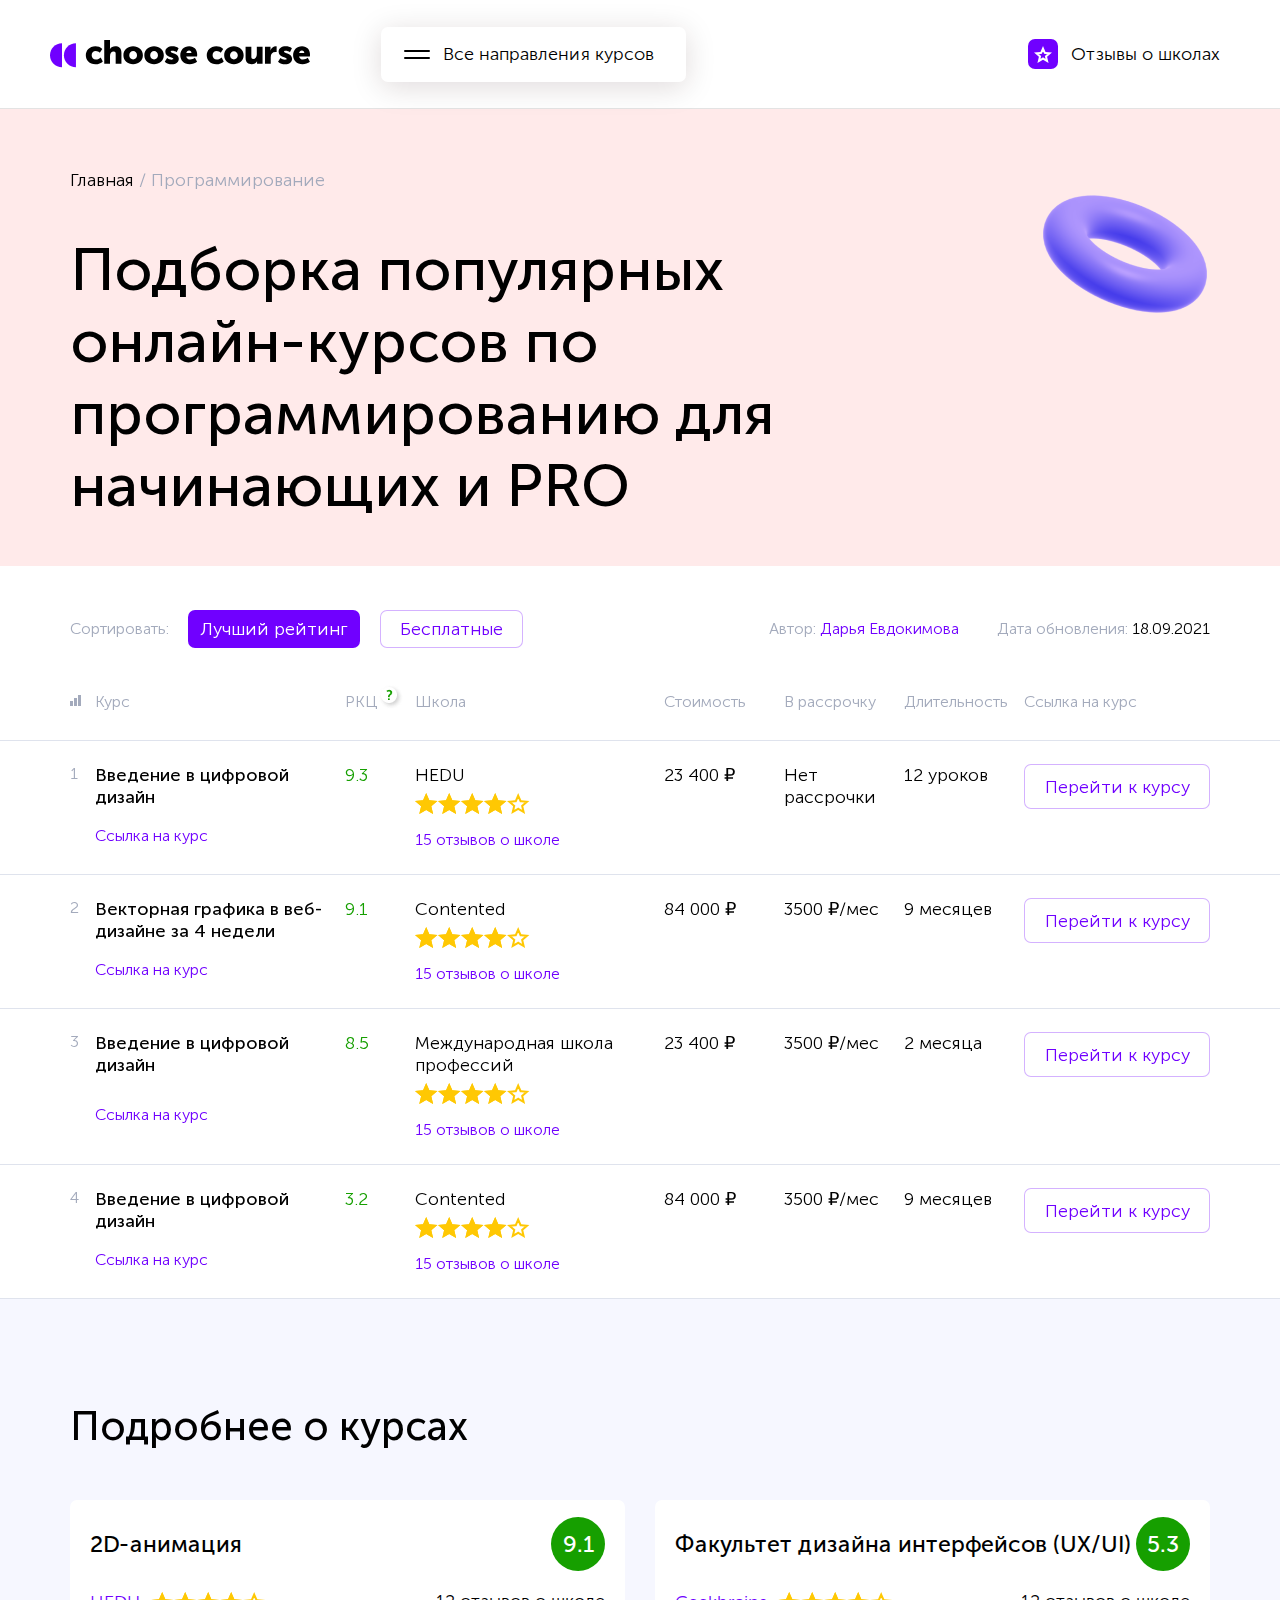
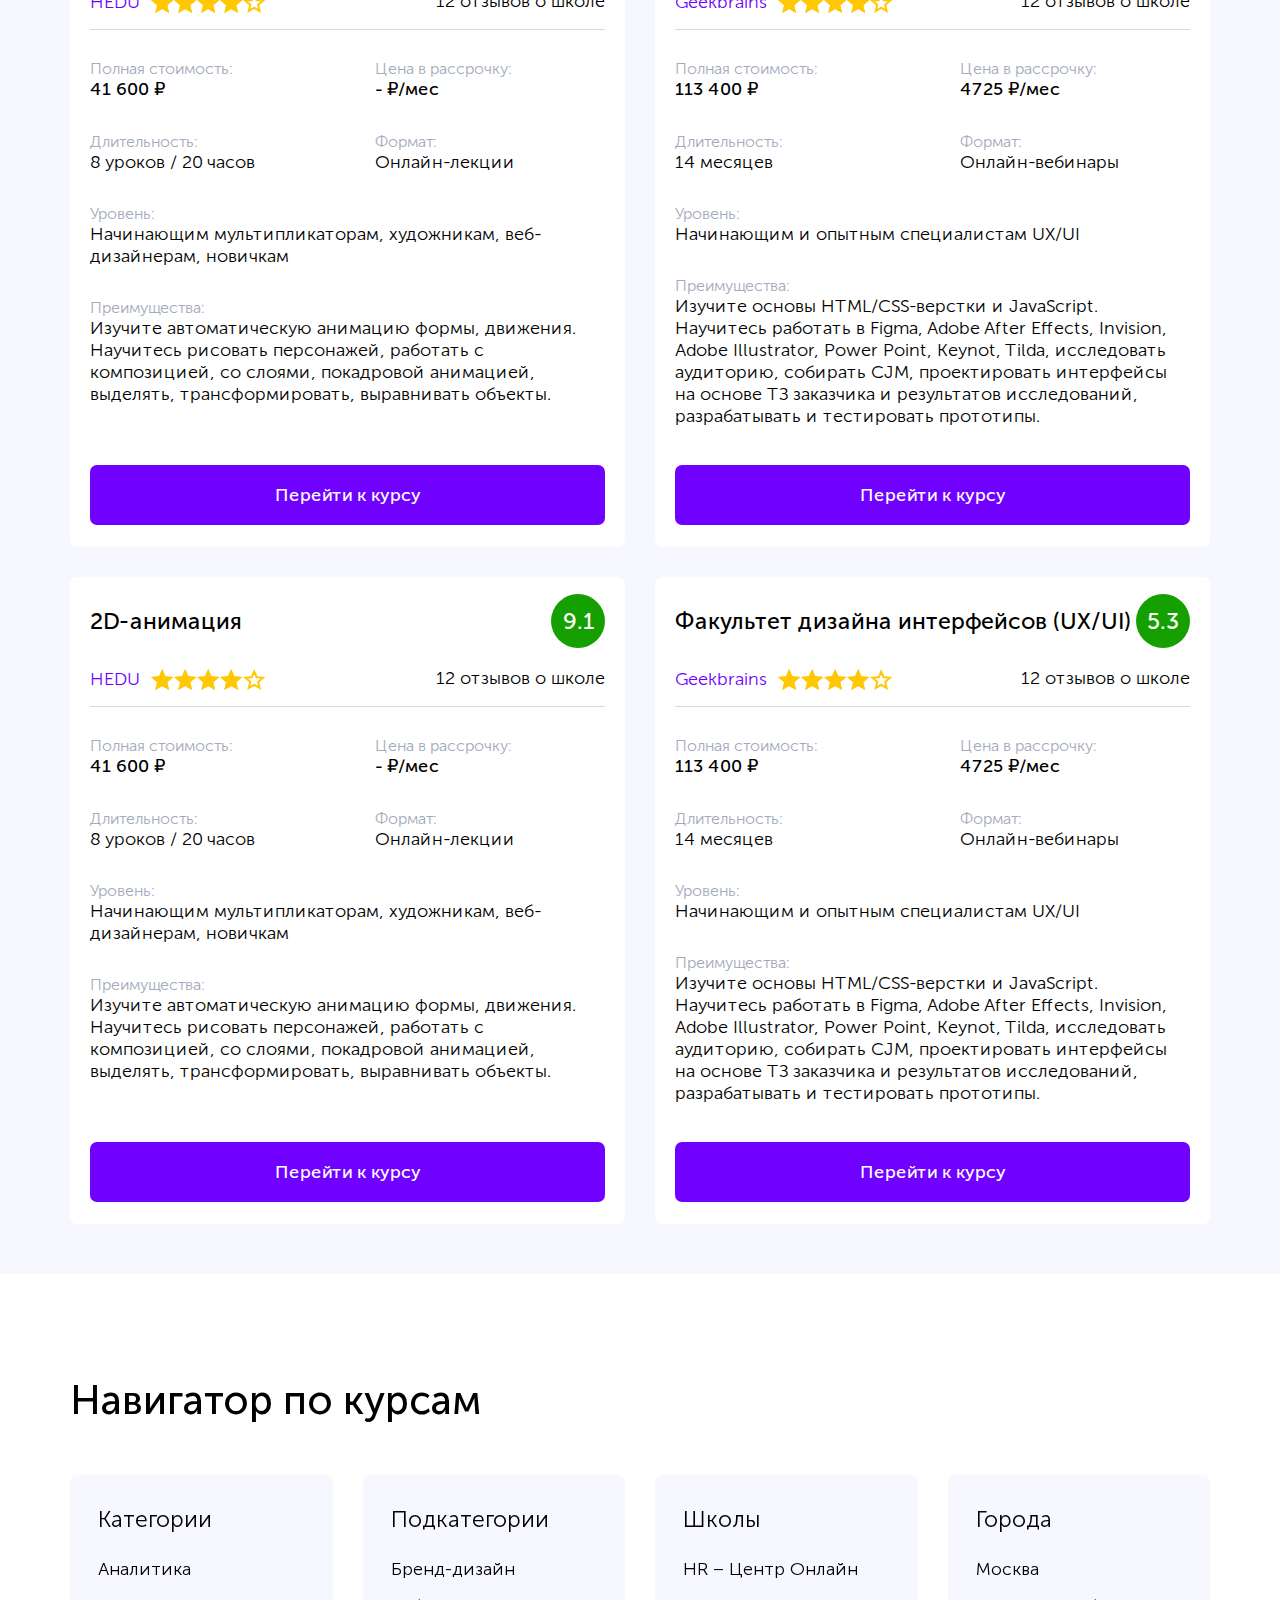
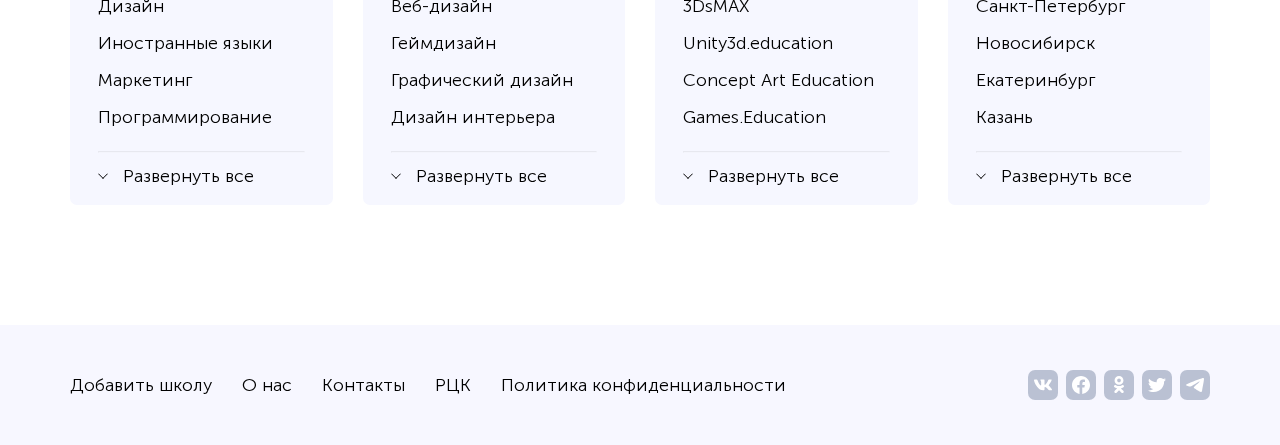
<file: programmingPage.html>
<!doctype html>
<html lang="en">
<head>
    <meta charset="UTF-8">
    <meta name="viewport"
          content="width=device-width, user-scalable=no, initial-scale=1.0, maximum-scale=1.0, minimum-scale=1.0">
    <meta http-equiv="X-UA-Compatible" content="ie=edge">
    <link rel="stylesheet" href="assets/css/fonts.css">
    <link rel="stylesheet" href="assets/css/normal.css">
    <link rel="stylesheet" href="assets/css/ProgrammingPage/programmingStyles.css">
    <link rel="stylesheet" href="assets/css/ProgrammingPage/mobile.css">
    <title>Программирование</title>
</head>
<body>
<div id="wrapper">
    <div class="dark" id="dark"></div>
    <header>
        <div class="content header">
            <div class="left">
                <div class="logoAndButton">
                    <a class="logo" href="/">
                        <svg width="260" height="28" viewBox="0 0 260 28" fill="none"
                             xmlns="http://www.w3.org/2000/svg">
                            <path d="M0 15.27C0 21.8966 5.37666 27.2748 12.0015 27.2748V3.26526C5.37666 3.26526 0 8.64339 0 15.27Z"
                                  fill="#7000FF"/>
                            <path d="M13.9217 15.27C13.9217 21.8966 19.2984 27.2748 25.9232 27.2748V3.26526C19.2984 3.26526 13.9217 8.64339 13.9217 15.27Z"
                                  fill="#7000FF"/>
                            <path d="M45.4136 6.29053C47.8139 6.29053 50.5502 7.05883 52.2784 8.88355L49.8301 12.7731C48.822 11.8127 47.2858 11.0924 45.7976 11.0924C43.0613 11.0924 41.6691 13.1572 41.6691 15.2221C41.6691 17.2389 43.0613 19.4958 45.9897 19.4958C47.6699 19.4958 49.4461 18.4874 50.6942 17.4309L52.8065 21.4645C51.1263 23.1932 48.2939 24.2977 45.4136 24.2977C39.2688 24.2977 35.8124 20.024 35.8124 15.2701C35.8604 10.6603 39.2688 6.29053 45.4136 6.29053Z"
                                  fill="black"/>
                            <path d="M54.2467 0H60.0074V7.53898C60.0074 8.40333 59.9594 9.02757 59.9594 9.02757H60.0074C60.9675 7.34691 62.9837 6.29049 65.24 6.29049C68.6964 6.29049 71.4328 7.87512 71.4328 12.725V23.8654H65.6721V13.7815C65.6721 12.1968 65.048 11.5246 63.7518 11.5246C61.2555 11.5246 60.0074 13.4933 60.0074 16.1344V23.8654H54.2467V0V0Z"
                                  fill="black"/>
                            <path d="M83.0983 6.29053C88.523 6.29053 92.8915 9.93997 92.8915 15.3181C92.8915 20.6962 88.571 24.2496 83.1463 24.2496C77.7216 24.2496 73.4011 20.6962 73.4011 15.3181C73.4011 9.93997 77.7217 6.29053 83.0983 6.29053ZM83.1463 19.4477C85.2586 19.4477 87.0348 17.8631 87.0348 15.3181C87.0348 12.7251 85.2106 11.0924 83.1463 11.0924C81.0821 11.0924 79.2578 12.7251 79.2578 15.3181C79.2098 17.9111 81.0341 19.4477 83.1463 19.4477Z"
                                  fill="black"/>
                            <path d="M104.029 6.29053C109.453 6.29053 113.822 9.93997 113.822 15.3181C113.822 20.6962 109.501 24.2496 104.077 24.2496C98.6521 24.2496 94.3316 20.6962 94.3316 15.3181C94.3316 9.93997 98.6521 6.29053 104.029 6.29053ZM104.077 19.4477C106.189 19.4477 107.965 17.8631 107.965 15.3181C107.965 12.7251 106.141 11.0924 104.077 11.0924C102.013 11.0924 100.188 12.7251 100.188 15.3181C100.188 17.9111 101.965 19.4477 104.077 19.4477Z"
                                  fill="black"/>
                            <path d="M117.134 17.9591C118.383 19.0156 120.159 19.6878 121.791 19.6878C122.943 19.6878 123.375 19.3037 123.375 18.7755C123.375 16.9507 115.31 17.3349 115.31 11.7167C115.31 8.16327 118.479 6.29053 122.463 6.29053C124.671 6.29053 126.88 6.86676 128.608 8.25931L126.64 12.2449C125.631 11.4286 123.759 10.8523 122.319 10.8523C121.071 10.8523 120.735 11.2365 120.735 11.6687C120.735 13.4934 128.8 13.0612 128.8 18.6314C128.8 21.8487 126.112 24.2977 121.743 24.2977C119.295 24.2977 116.654 23.4813 114.734 21.7526L117.134 17.9591Z"
                                  fill="black"/>
                            <path d="M139.217 6.29053C144.306 6.29053 147.186 9.84393 147.186 14.5978C147.186 15.2221 147.138 15.7983 147.042 16.4225H136.193C136.625 18.5354 138.353 19.4958 140.177 19.4958C141.857 19.4958 143.538 18.6794 144.93 17.7671L147.09 21.8007C145.218 23.3853 142.386 24.2977 139.745 24.2977C133.6 24.2977 130.288 19.8799 130.288 15.2701C130.288 10.2281 133.696 6.29053 139.217 6.29053ZM141.473 13.1092C141.473 11.7167 140.561 10.5162 139.121 10.5162C137.441 10.5162 136.673 11.7167 136.337 13.1092H141.473V13.1092Z"
                                  fill="black"/>
                            <path d="M166.34 6.29053C168.741 6.29053 171.477 7.05883 173.205 8.88355L170.757 12.7731C169.749 11.8127 168.213 11.0924 166.725 11.0924C163.988 11.0924 162.596 13.1572 162.596 15.2221C162.596 17.2389 163.988 19.4958 166.917 19.4958C168.597 19.4958 170.373 18.4874 171.621 17.4309L173.733 21.4645C172.053 23.1932 169.221 24.2977 166.34 24.2977C160.196 24.2977 156.739 20.024 156.739 15.2701C156.787 10.6603 160.196 6.29053 166.34 6.29053Z"
                                  fill="black"/>
                            <path d="M183.863 6.29053C189.287 6.29053 193.656 9.93997 193.656 15.3181C193.656 20.6962 189.335 24.2496 183.911 24.2496C178.486 24.2496 174.165 20.6962 174.165 15.3181C174.117 9.93997 178.486 6.29053 183.863 6.29053ZM183.911 19.4958C186.023 19.4958 187.799 17.9111 187.799 15.3661C187.799 12.7731 185.975 11.1404 183.911 11.1404C181.798 11.1404 180.022 12.7731 180.022 15.3661C179.974 17.9111 181.798 19.4958 183.911 19.4958Z"
                                  fill="black"/>
                            <path d="M195.576 6.67468H201.337V16.7587C201.337 18.3433 201.961 19.0156 203.161 19.0156C205.609 19.0156 206.809 16.8547 206.809 14.2617V6.67468H212.57V23.8655H207.049V22.3769C207.049 21.8007 207.097 21.3205 207.097 21.3205H207.049C206.137 23.1452 203.977 24.2977 201.673 24.2977C198.264 24.2977 195.576 22.713 195.576 17.8631V6.67468V6.67468Z"
                                  fill="black"/>
                            <path d="M214.97 6.67463H220.491V9.55577C220.491 10.132 220.443 10.6122 220.443 10.6122H220.491C221.211 8.25926 223.42 6.3385 225.964 6.3385C226.204 6.3385 226.444 6.38652 226.636 6.38652V12.0528C226.444 12.0047 225.868 11.9567 225.484 11.9567C222.267 11.9567 220.731 13.9735 220.731 17.1428V23.8174H214.97V6.67463Z"
                                  fill="black"/>
                            <path d="M230.428 17.9591C231.677 19.0156 233.453 19.6878 235.085 19.6878C236.237 19.6878 236.669 19.3037 236.669 18.7755C236.669 16.9507 228.604 17.3349 228.604 11.7167C228.604 8.16327 231.773 6.29053 235.757 6.29053C237.965 6.29053 240.174 6.86676 241.902 8.25931L239.934 12.2449C238.925 11.4286 237.053 10.8523 235.613 10.8523C234.365 10.8523 234.029 11.2365 234.029 11.6687C234.029 13.4934 242.094 13.0612 242.094 18.6314C242.094 21.8487 239.406 24.2977 235.037 24.2977C232.589 24.2977 229.948 23.4813 228.028 21.7526L230.428 17.9591Z"
                                  fill="black"/>
                            <path d="M252.031 6.29053C257.12 6.29053 260 9.84393 260 14.5978C260 15.2221 259.952 15.7983 259.856 16.4225H249.007C249.439 18.5354 251.167 19.4958 252.991 19.4958C254.671 19.4958 256.352 18.6794 257.744 17.7671L259.904 21.8007C258.032 23.3853 255.199 24.2977 252.559 24.2977C246.414 24.2977 243.102 19.8799 243.102 15.2701C243.102 10.2281 246.51 6.29053 252.031 6.29053ZM254.287 13.1092C254.287 11.7167 253.375 10.5162 251.935 10.5162C250.255 10.5162 249.487 11.7167 249.151 13.1092H254.287V13.1092Z"
                                  fill="black"/>
                        </svg>
                    </a>
                    <div id="coursesBtn" class="coursesBtn">
                        <svg id="burger" width="26" height="9" viewBox="0 0 26 9" fill="none"
                             xmlns="http://www.w3.org/2000/svg">
                            <line x1="1" y1="1" x2="25" y2="1" stroke="var(--burger-color)" stroke-width="2"
                                  stroke-linecap="round"/>
                            <line x1="1" y1="8" x2="25" y2="8" stroke="var(--burger-color)" stroke-width="2"
                                  stroke-linecap="round"/>
                        </svg>
                        <svg id="x" width="20" height="20" viewBox="0 0 20 20" fill="none"
                             xmlns="http://www.w3.org/2000/svg">
                            <line x1="1.51456" y1="1.51465" x2="18.4851" y2="18.4852" stroke="white" stroke-width="2"
                                  stroke-linecap="round"/>
                            <line x1="1.51465" y1="18.4852" x2="18.4852" y2="1.51464" stroke="white" stroke-width="2"
                                  stroke-linecap="round"/>
                        </svg>
                        <p>Все направления курсов</p>
                    </div>
                </div>
            </div>
            <div class="feedback">
                <div class="starBtn btn-violet">
                    <svg width="18" height="17" viewBox="0 0 18 17" fill="none" xmlns="http://www.w3.org/2000/svg">
                        <path d="M9.00281 2.55457L10.6073 6.33296L10.8427 6.88712L11.4425 6.93845L15.544 7.28938L12.4428 9.95698L11.9831 10.3524L12.1212 10.9428L13.0533 14.9287L9.51839 12.8107L9.00484 12.5031L8.49107 12.8104L4.94992 14.9287L5.88734 10.9441L6.02655 10.3524L5.56536 9.9564L2.45893 7.28913L6.55746 6.93845L7.15647 6.8872L7.39216 6.33413L9.00281 2.55457Z"
                              stroke="white" stroke-width="2"/>
                    </svg>
                </div>
                <a href="#">Отзывы о школах</a>
            </div>
        </div>
    </header>
    <div class="menu" id="menu">
        <div class="content">
            <ul class="menuList">
                <li class="menuItem">
                    <div class="titleMenu">
                        <img class="drop" src="assets/images/drop.svg" alt="drop">
                        <a href="#" class="menuLink menuArrow">Аналитика</a>
                    </div>
                    <div class="ulBox">
                        <ul id="subMenuAnalyticList" class="subMenuList subMenuList_active"></ul>
                    </div>
                </li>
                <li class="menuItem">
                    <div class="titleMenu">
                        <img class="drop" src="assets/images/drop.svg" alt="drop">
                        <a href="#" class="menuLink menuArrow">Дизайн</a>
                    </div>
                    <div class="ulBox">
                        <ul id="subMenuDesignList" class="subMenuList"></ul>
                    </div>
                </li>
                <li class="menuItem">
                    <div class="titleMenu">
                        <img class="drop" src="assets/images/drop.svg" alt="drop">
                        <a href="#" class="menuLink menuArrow">Программирование</a>
                    </div>
                    <div class="ulBox">
                        <ul id="subMenuProgramList" class="subMenuList"></ul>
                    </div>

                </li>
                <li class="menuItem">
                    <div class="titleMenu">
                        <img class="drop" src="assets/images/drop.svg" alt="drop">
                        <a href="#" class="menuLink menuArrow">Иностранные языки</a>
                    </div>
                    <div class="ulBox">
                        <ul id="subMenuForeignList" class="subMenuList"></ul>
                    </div>

                </li>
                <li class="menuItem">
                    <div class="titleMenu">
                        <img class="drop" src="assets/images/drop.svg" alt="drop">
                        <a href="#" class="menuLink menuArrow">Маркетинг</a>
                    </div>
                    <div class="ulBox">
                        <ul id="subMenuMarkList" class="subMenuList"></ul>
                    </div>
                </li>
                <li class="menuItem">
                    <div class="titleMenu">
                        <img class="drop" src="assets/images/drop.svg" alt="drop">
                        <a href="#" class="menuLink menuArrow">Управление</a>
                    </div>
                    <div class="ulBox">
                        <ul id="subMenuManageList" class="subMenuList"></ul>
                    </div>
                </li>
                <li id="schoolFeedback" class="menuItem">
                    <div class="titleMenu">
                        <a class="menuLink menuArrow" href="#">Отзывы о школах</a>
                    </div>
                </li>
            </ul>
        </div>
    </div>
    <main>
        <div class="head-present">
            <div class="content">
                <div class="box">
                    <div class="navigation">
                        <a href="index.html">Главная</a> <span>/</span> <span>Программирование</span>
                    </div>
                    <div class="title">
                        Подборка популярных онлайн-курсов по программированию для начинающих и PRO
                    </div>
                    <div class="head-image">
                        <img class="head-image__image" src="assets/images/3.png" alt="orange">
                    </div>
                </div>
            </div>
        </div>
        <div class="courses-table">
            <div class="content courses-table__info">
                <div class="courses-table__sort">
                    <p class="grey-text">Сортировать:</p>
                    <div class="sort-buttons">
                        <button class="rating-btn btn-violet">Лучший рейтинг</button>
                        <button class="free-btn btn-white">Бесплатные</button>
                    </div>
                </div>
                <div class="courses-table__author">
                    <p class="author grey-text">Автор: <span id="author-name">Дарья Евдокимова</span></p>
                    <p class="date grey-text">Дата обновления:
                        <time datetime="2021-09-18" id="update-date">18.09.2021</time>
                    </p>
                </div>
            </div>
            <div class="courses-table__table">
                <div class="content row table-title">
                    <div class="sequence">
                        <svg width="11" height="11" viewBox="0 0 11 11" fill="none" xmlns="http://www.w3.org/2000/svg">
                            <rect y="6" width="3" height="5" fill="#A3AABC"/>
                            <rect x="4" y="3" width="3" height="8" fill="#A3AABC"/>
                            <rect x="8" width="3" height="11" fill="#A3AABC"/>
                        </svg>
                    </div>
                    <div class="course grey-text">Курс</div>
                    <div class="rkc grey-text">РКЦ
                        <menu type="popup" class="rkc__popup popup">
                            <div class="popup-content">
                                <p class="desc">
                                    РЦК — рейтинг ценности курса, с помощью которого мы оцениваем онлайн курсы. Для
                                    объективной оценки используется формула, основанная на классической методике
                                    сравнительного
                                    анализа, модели цена-ценность, а также конджоинт-анализ (conjoint analysis). В
                                    процессе
                                    оценки задействованы не только основные атрибуты продукта (такие как школа, цена или
                                    длительность курса и др.), но и оценки клиентов.
                                </p>
                                <p class="high">
                                    <strong>8-10 баллов</strong> — курс рекомендован к покупке, его ценность превышает
                                    цену
                                </p>
                                <p class="middle">
                                    <strong>5-7 баллов</strong> — цена курса соответствует его ценности, к покупке
                                    рекомендуется
                                </p>
                                <p class="low">
                                    <strong>1-4 баллов</strong> — курс переоценен, к покупке не рекомендуется
                                </p>
                                <a href="#" class="details">Подробнее про РЦK</a>
                            </div>
                        </menu>
                    </div>
                    <div class="school grey-text">Школа</div>
                    <div class="price grey-text">Стоимость</div>
                    <div class="credit grey-text">В рассрочку</div>
                    <div class="duration grey-text">Длительность</div>
                    <div class="link grey-text">Ссылка на курс</div>
                </div>
                <div class="courses-table__item">
                    <div class="content row list-item">
                        <div class="sequence-item">1</div>
                        <p class="name-item">Введение в цифровой дизайн</p>
                        <a href="#" class="courlink-item">Ссылка на курс</a>
                        <div class="rkc-item">9.3</div>
                        <div class="school-item">
                            <p class="school-item__name">HEDU</p>
                            <div class="rating school-item__rating">
                                <div class="rating-fill"></div>
                            </div>
                            <a href="#" class="school-item__feedbacks">15 отзывов о школе</a>
                        </div>
                        <div class="price-item">23 400 &#x20bd;</div>
                        <div class="credit-item">Нет рассрочки</div>
                        <div class="duration-item">12 уроков</div>
                        <div class="link-item">
                            <button class="link btn-white">Перейти к курсу</button>
                        </div>
                    </div>
                </div>
                <div class="courses-table__item">
                    <div class="content row list-item">
                        <div class="sequence-item">2</div>
                        <p class="name-item">Векторная графика в веб-дизайне за 4 недели</p>
                        <a href="#" class="courlink-item">Ссылка на курс</a>
                        <div class="rkc-item">9.1</div>
                        <div class="school-item">
                            <p class="school-item__name">Contented</p>
                            <div class="rating school-item__rating">
                                <div class="rating-fill"></div>
                            </div>
                            <a href="#" class="school-item__feedbacks">15 отзывов о школе</a>
                        </div>
                        <div class="price-item">84 000 ₽</div>
                        <div class="credit-item">3500 ₽/мес</div>
                        <div class="duration-item">9 месяцев</div>
                        <div class="link-item">
                            <button class="link btn-white">Перейти к курсу</button>
                        </div>
                    </div>
                </div>
                <div class="courses-table__item">
                    <div class="content row list-item">
                        <div class="sequence-item">3</div>
                        <p class="name-item">Введение в цифровой дизайн</p>
                        <a href="#" class="courlink-item">Ссылка на курс</a>
                        <div class="rkc-item">8.5</div>
                        <div class="school-item">
                            <p class="school-item__name">Международная школа профессий</p>
                            <div class="rating school-item__rating">
                                <div class="rating-fill"></div>
                            </div>
                            <a href="#" class="school-item__feedbacks">15 отзывов о школе</a>
                        </div>
                        <div class="price-item">23 400 ₽</div>
                        <div class="credit-item">3500 ₽/мес</div>
                        <div class="duration-item">2 месяца</div>
                        <div class="link-item">
                            <button class="link btn-white">Перейти к курсу</button>
                        </div>
                    </div>
                </div>
                <div class="courses-table__item">
                    <div class="content row list-item">
                        <div class="sequence-item">4</div>
                        <p class="name-item">Введение в цифровой дизайн</p>
                        <a href="#" class="courlink-item">Ссылка на курс</a>
                        <div class="rkc-item">3.2</div>
                        <div class="school-item">
                            <p class="school-item__name">Contented</p>
                            <div class="rating school-item__rating">
                                <div class="rating-fill"></div>
                            </div>
                            <a href="#" class="school-item__feedbacks">15 отзывов о школе</a>
                        </div>
                        <div class="price-item">84 000 ₽</div>
                        <div class="credit-item">3500 ₽/мес</div>
                        <div class="duration-item">9 месяцев</div>
                        <div class="link-item">
                            <button class="link btn-white">Перейти к курсу</button>
                        </div>
                    </div>
                </div>
            </div>
        </div>
        <div class="course-details">
            <div id="cards-content" class="content">
                <h2 class="course-details__title">Подробнее о курсах</h2>
                <div class="course-details__cards">
                    <div class="cards-limiter">
                        <div class="card">
                            <div class="card__title">
                                <h4>2D-анимация</h4>
                                <div class="card__rating">
                                    <p class="rating-num">9.1</p>
                                    <menu type="popup" class="rating__popup popup">
                                        <div class="popup-content">
                                            <p class="desc">
                                                РЦК — рейтинг ценности курса, с помощью которого мы оцениваем онлайн
                                                курсы.
                                                Для
                                                объективной оценки используется формула, основанная на классической
                                                методике
                                                сравнительного
                                                анализа, модели цена-ценность, а также конджоинт-анализ (conjoint
                                                analysis).
                                                В
                                                процессе
                                                оценки задействованы не только основные атрибуты продукта (такие как
                                                школа,
                                                цена
                                                или
                                                длительность курса и др.), но и оценки клиентов.
                                            </p>
                                            <p class="high">
                                                <strong>8-10 баллов</strong> — курс рекомендован к покупке, его ценность
                                                превышает цену
                                            </p>
                                            <p class="middle">
                                                <strong>5-7 баллов</strong> — цена курса соответствует его ценности, к
                                                покупке
                                                рекомендуется
                                            </p>
                                            <p class="low">
                                                <strong>1-4 баллов</strong> — курс переоценен, к покупке не
                                                рекомендуется
                                            </p>
                                            <a href="#" class="details">Подробнее про РЦK</a>
                                        </div>
                                    </menu>
                                </div>
                            </div>
                            <div class="card__feedback-block">
                                <div class="organization">
                                    <p class="name">HEDU</p>
                                    <div class="rating">
                                        <div class="rating-fill"></div>
                                    </div>
                                </div>
                                <a class="feed-link">12 отзывов о школе</a>
                            </div>
                            <div class="card__quick-info">
                                <p class="subtitle price">Полная стоимость:<br>
                                    <span class="rate">41 600 ₽</span>
                                </p>
                                <p class="subtitle credit">Цена в рассрочку:<br>
                                    <span class="rate">- ₽/мес</span>
                                </p>
                                <p class="subtitle duration">Длительность:<br>
                                    <span class="time">8 уроков / 20 часов</span>
                                </p>
                                <p class="subtitle format">Формат:<br>
                                    <span class="time">Онлайн-лекции</span>
                                </p>
                            </div>
                            <p class="subtitle card__level">
                                Уровень:<br>
                                <span>Начинающим мультипликаторам, художникам, веб-дизайнерам, новичкам</span>
                            </p>
                            <p class="subtitle card__advantages">
                                Преимущества:<br>
                                <span>
                                Изучите автоматическую анимацию формы, движения.
                                Научитесь рисовать персонажей, работать с композицией, со слоями,
                                покадровой анимацией, выделять, трансформировать, выравнивать объекты.
                            </span>
                            </p>
                            <button class="card__course-btn">Перейти к курсу</button>
                        </div>
                        <div class="card">
                            <div class="card__title">
                                <h4>Факультет дизайна интерфейсов (UX/UI)</h4>
                                <div class="card__rating">
                                    <p class="rating-num">5.3</p>
                                    <menu type="popup" class="rating__popup popup">
                                        <div class="popup-content">
                                            <p class="desc">
                                                РЦК — рейтинг ценности курса, с помощью которого мы оцениваем онлайн
                                                курсы.
                                                Для
                                                объективной оценки используется формула, основанная на классической
                                                методике
                                                сравнительного
                                                анализа, модели цена-ценность, а также конджоинт-анализ (conjoint
                                                analysis).
                                                В
                                                процессе
                                                оценки задействованы не только основные атрибуты продукта (такие как
                                                школа,
                                                цена
                                                или
                                                длительность курса и др.), но и оценки клиентов.
                                            </p>
                                            <p class="high">
                                                <strong>8-10 баллов</strong> — курс рекомендован к покупке, его ценность
                                                превышает цену
                                            </p>
                                            <p class="middle">
                                                <strong>5-7 баллов</strong> — цена курса соответствует его ценности, к
                                                покупке
                                                рекомендуется
                                            </p>
                                            <p class="low">
                                                <strong>1-4 баллов</strong> — курс переоценен, к покупке не
                                                рекомендуется
                                            </p>
                                            <a href="#" class="details">Подробнее про РЦK</a>
                                        </div>
                                    </menu>
                                </div>
                            </div>
                            <div class="card__feedback-block">
                                <div class="organization">
                                    <p class="name">Geekbrains</p>
                                    <div class="rating">
                                        <div class="rating-fill"></div>
                                    </div>
                                </div>
                                <a class="feed-link">12 отзывов о школе</a>
                            </div>
                            <div class="card__quick-info">
                                <p class="subtitle price">Полная стоимость:<br>
                                    <span class="rate">113 400 ₽</span>
                                </p>
                                <p class="subtitle credit">Цена в рассрочку:<br>
                                    <span class="rate">4725 ₽/мес</span>
                                </p>
                                <p class="subtitle duration">Длительность:<br>
                                    <span class="time">14 месяцев</span>
                                </p>
                                <p class="subtitle format">Формат:<br>
                                    <span class="time">Онлайн-вебинары</span>
                                </p>
                            </div>
                            <p class="subtitle card__level">
                                Уровень:<br>
                                <span>Начинающим и опытным специалистам UX/UI</span>
                            </p>
                            <p class="subtitle card__advantages">
                                Преимущества:<br>
                                <span>
                                Изучите основы HTML/CSS-верстки и JavaScript.
                                Научитесь работать в Figma, Adobe After Effects, Invision, Adobe Illustrator,
                                Power Point, Keynot, Tilda, исследовать аудиторию, собирать CJM,
                                проектировать интерфейсы на основе ТЗ заказчика и результатов исследований,
                                разрабатывать и тестировать прототипы.
                            </span>
                            </p>
                            <button class="card__course-btn">Перейти к курсу</button>
                        </div>
                        <div class="card">
                            <div class="card__title">
                                <h4>2D-анимация</h4>
                                <div class="card__rating">
                                    <p class="rating-num">9.1</p>
                                    <menu type="popup" class="rating__popup popup">
                                        <div class="popup-content">
                                            <p class="desc">
                                                РЦК — рейтинг ценности курса, с помощью которого мы оцениваем онлайн
                                                курсы.
                                                Для
                                                объективной оценки используется формула, основанная на классической
                                                методике
                                                сравнительного
                                                анализа, модели цена-ценность, а также конджоинт-анализ (conjoint
                                                analysis).
                                                В
                                                процессе
                                                оценки задействованы не только основные атрибуты продукта (такие как
                                                школа,
                                                цена
                                                или
                                                длительность курса и др.), но и оценки клиентов.
                                            </p>
                                            <p class="high">
                                                <strong>8-10 баллов</strong> — курс рекомендован к покупке, его ценность
                                                превышает цену
                                            </p>
                                            <p class="middle">
                                                <strong>5-7 баллов</strong> — цена курса соответствует его ценности, к
                                                покупке
                                                рекомендуется
                                            </p>
                                            <p class="low">
                                                <strong>1-4 баллов</strong> — курс переоценен, к покупке не
                                                рекомендуется
                                            </p>
                                            <a href="#" class="details">Подробнее про РЦK</a>
                                        </div>
                                    </menu>
                                </div>
                            </div>
                            <div class="card__feedback-block">
                                <div class="organization">
                                    <p class="name">HEDU</p>
                                    <div class="rating">
                                        <div class="rating-fill"></div>
                                    </div>
                                </div>
                                <a class="feed-link">12 отзывов о школе</a>
                            </div>
                            <div class="card__quick-info">
                                <p class="subtitle price">Полная стоимость:<br>
                                    <span class="rate">41 600 ₽</span>
                                </p>
                                <p class="subtitle credit">Цена в рассрочку:<br>
                                    <span class="rate">- ₽/мес</span>
                                </p>
                                <p class="subtitle duration">Длительность:<br>
                                    <span class="time">8 уроков / 20 часов</span>
                                </p>
                                <p class="subtitle format">Формат:<br>
                                    <span class="time">Онлайн-лекции</span>
                                </p>
                            </div>
                            <p class="subtitle card__level">
                                Уровень:<br>
                                <span>Начинающим мультипликаторам, художникам, веб-дизайнерам, новичкам</span>
                            </p>
                            <p class="subtitle card__advantages">
                                Преимущества:<br>
                                <span>
                                Изучите автоматическую анимацию формы, движения.
                                Научитесь рисовать персонажей, работать с композицией, со слоями,
                                покадровой анимацией, выделять, трансформировать, выравнивать объекты.
                            </span>
                            </p>
                            <button class="card__course-btn">Перейти к курсу</button>
                        </div>
                        <div class="card">
                            <div class="card__title">
                                <h4>Факультет дизайна интерфейсов (UX/UI)</h4>
                                <div class="card__rating">
                                    <p class="rating-num">5.3</p>
                                    <menu type="popup" class="rating__popup popup">
                                        <div class="popup-content">
                                            <p class="desc">
                                                РЦК — рейтинг ценности курса, с помощью которого мы оцениваем онлайн
                                                курсы. Для
                                                объективной оценки используется формула, основанная на классической
                                                методике
                                                сравнительного
                                                анализа, модели цена-ценность, а также конджоинт-анализ (conjoint
                                                analysis). В
                                                процессе
                                                оценки задействованы не только основные атрибуты продукта (такие как
                                                школа, цена
                                                или
                                                длительность курса и др.), но и оценки клиентов.
                                            </p>
                                            <p class="high">
                                                <strong>8-10 баллов</strong> — курс рекомендован к покупке, его ценность
                                                превышает цену
                                            </p>
                                            <p class="middle">
                                                <strong>5-7 баллов</strong> — цена курса соответствует его ценности, к
                                                покупке
                                                рекомендуется
                                            </p>
                                            <p class="low">
                                                <strong>1-4 баллов</strong> — курс переоценен, к покупке не
                                                рекомендуется
                                            </p>
                                            <a href="#" class="details">Подробнее про РЦK</a>
                                        </div>
                                    </menu>
                                </div>
                            </div>
                            <div class="card__feedback-block">
                                <div class="organization">
                                    <p class="name">Geekbrains</p>
                                    <div class="rating">
                                        <div class="rating-fill"></div>
                                    </div>
                                </div>
                                <a class="feed-link">12 отзывов о школе</a>
                            </div>
                            <div class="card__quick-info">
                                <p class="subtitle price">Полная стоимость:<br>
                                    <span class="rate">113 400 ₽</span>
                                </p>
                                <p class="subtitle credit">Цена в рассрочку:<br>
                                    <span class="rate">4725 ₽/мес</span>
                                </p>
                                <p class="subtitle duration">Длительность:<br>
                                    <span class="time">14 месяцев</span>
                                </p>
                                <p class="subtitle format">Формат:<br>
                                    <span class="time">Онлайн-вебинары</span>
                                </p>
                            </div>
                            <p class="subtitle card__level">
                                Уровень:<br>
                                <span>Начинающим и опытным специалистам UX/UI</span>
                            </p>
                            <p class="subtitle card__advantages">
                                Преимущества:<br>
                                <span>
                                Изучите основы HTML/CSS-верстки и JavaScript.
                                Научитесь работать в Figma, Adobe After Effects, Invision, Adobe Illustrator,
                                Power Point, Keynot, Tilda, исследовать аудиторию, собирать CJM,
                                проектировать интерфейсы на основе ТЗ заказчика и результатов исследований,
                                разрабатывать и тестировать прототипы.
                            </span>
                            </p>
                            <button class="card__course-btn">Перейти к курсу</button>
                        </div>
                    </div>
                </div>
                <div class="expandBlock">
                    <hr>
                    <div class="line">
                        <img class="expand-arrow" src="assets/images/drop.svg" alt="drop">
                        <a id="expand-name" class="expand-name">Развернуть все курсы</a>
                    </div>
                </div>
            </div>
        </div>
        <div class="content courses-nav">
            <h2 class="courses-nav__title">Навигатор по курсам</h2>
            <div class="courses-nav__cards">
                <div class="card">
                    <h4 class="card__name">Категории</h4>
                    <div class="list-limiter">
                        <ul id="categories-list" class="list"></ul>
                    </div>
                    <div class="expandBlock">
                        <hr/>
                        <div class="line">
                            <img class="expand-arrow" src="assets/images/drop.svg" alt="drop"/>
                            <a id="category-expand" class="expand-name expand-nav">Развернуть все</a>
                        </div>
                    </div>
                </div>
                <div class="card">
                    <h4 class="card__name">Подкатегории</h4>
                    <div class="list-limiter">
                        <ul id="subcategory-list" class="list"></ul>
                    </div>
                    <div class="expandBlock">
                        <hr/>
                        <div class="line">
                            <img class="expand-arrow" src="assets/images/drop.svg" alt="drop"/>
                            <a id="subcategory-expand" class="expand-name expand-nav">Развернуть все</a>
                        </div>
                    </div>
                </div>
                <div class="card">
                    <h4 class="card__name">Школы</h4>
                    <div class="list-limiter">
                        <ul id="schools-list" class="list"></ul>
                    </div>
                    <div class="expandBlock">
                        <hr/>
                        <div class="line">
                            <img class="expand-arrow" src="assets/images/drop.svg" alt="drop"/>
                            <a id="schools-expand" class="expand-name expand-nav">Развернуть все</a>
                        </div>
                    </div>
                </div>
                <div class="card">
                    <h4 class="card__name">Города</h4>
                    <div class="list-limiter">
                        <ul id="cities-list" class="list"></ul>
                    </div>
                    <div class="expandBlock">
                        <hr/>
                        <div class="line">
                            <img class="expand-arrow" src="assets/images/drop.svg" alt="drop"/>
                            <a id="cities-expand" class="expand-name expand-nav">Развернуть все</a>
                        </div>
                    </div>
                </div>
            </div>
        </div>
    </main>
    <footer>
        <div class="content footer">
            <div class="links">
                <a href="addSchoolPage.html">Добавить школу</a>
                <a href="aboutUsPage.html">О нас</a>
                <a href="contactsPage.html">Контакты</a>
                <a href="aboutRCKPage.html">РЦК</a>
                <a href="privacyPolicyPage.html">Политика конфиденциальности</a>
            </div>
            <div class="socialMedia">
                <div class="icon-vk">
                    <svg width="18" height="12" viewBox="0 0 18 12" fill="none" xmlns="http://www.w3.org/2000/svg">
                        <path fill-rule="evenodd" clip-rule="evenodd"
                              d="M2.64437 0.59375H0.675168C0.112534 0.59375 0 0.858575 0 1.15051C0 1.67201 0.667608 4.25832 3.10848 7.67894C4.73574 10.0149 7.02837 11.2812 9.11463 11.2812C10.3664 11.2812 10.5212 11 10.5212 10.5156V8.74999C10.5212 8.18749 10.6398 8.07522 11.0361 8.07522C11.3282 8.07522 11.8289 8.22124 12.9972 9.34754C14.3324 10.6824 14.5525 11.2812 15.3035 11.2812H17.2727C17.8354 11.2812 18.1167 11 17.9544 10.445C17.7768 9.89181 17.1394 9.08918 16.2935 8.13782C15.8345 7.59552 15.146 7.01153 14.9374 6.71948C14.6453 6.34407 14.7288 6.17718 14.9374 5.8435C14.9374 5.8435 17.3366 2.46457 17.5869 1.31746C17.7121 0.900256 17.5869 0.59375 16.9914 0.59375H15.0222C14.5215 0.59375 14.2907 0.858575 14.1655 1.15051C14.1655 1.15051 13.1641 3.59086 11.7455 5.17604C11.2865 5.63487 11.0779 5.7809 10.8275 5.7809C10.7023 5.7809 10.5212 5.63487 10.5212 5.21778V1.31746C10.5212 0.816837 10.3759 0.59375 9.95855 0.59375H6.86407C6.55121 0.59375 6.36299 0.826062 6.36299 1.04628C6.36299 1.52081 7.07231 1.63027 7.14543 2.96514V5.86437C7.14543 6.5 7.03057 6.61525 6.78026 6.61525C6.11268 6.61525 4.4888 4.16399 3.52569 1.35914C3.33697 0.813969 3.14763 0.59375 2.64437 0.59375Z"
                              fill="white"/>
                    </svg>
                </div>
                <div class="icon-facebook">
                    <svg width="18" height="18" viewBox="0 0 18 18" fill="none" xmlns="http://www.w3.org/2000/svg">
                        <path d="M18 9C18 4.05 13.95 0 9 0C4.05 0 0 4.05 0 9C0 13.5 3.2625 17.2125 7.5375 17.8875V11.5875H5.2875V9H7.5375V6.975C7.5375 4.725 8.8875 3.4875 10.9125 3.4875C11.925 3.4875 12.9375 3.7125 12.9375 3.7125V5.9625H11.8125C10.6875 5.9625 10.35 6.6375 10.35 7.3125V9H12.825L12.375 11.5875H10.2375V18C14.7375 17.325 18 13.5 18 9Z"
                              fill="white"/>
                    </svg>
                </div>
                <div class="icon-ok">
                    <svg width="10" height="17" viewBox="0 0 10 17" fill="none" xmlns="http://www.w3.org/2000/svg">
                        <path fill-rule="evenodd" clip-rule="evenodd"
                              d="M9.46922 4.39303C9.46922 6.81312 7.47141 8.78602 5.02065 8.78602C2.5434 8.78602 0.545566 6.81312 0.545566 4.39303C0.545566 1.97292 2.5434 0 5.02065 0C7.47141 0 9.46922 1.97292 9.46922 4.39303ZM6.85872 4.39303C6.85872 3.39342 6.03291 2.57794 5.02065 2.57794C3.98184 2.57794 3.15602 3.39342 3.18271 4.39303C3.18271 5.39265 4.00852 6.20807 5.02065 6.20807C6.03291 6.20807 6.85872 5.39265 6.85872 4.39303Z"
                              fill="white"/>
                        <path d="M9.38929 11.3377C8.59016 11.8375 7.7111 12.1795 6.80547 12.39L9.33604 14.81C9.8421 15.3099 9.8421 16.1253 9.33604 16.6252C8.82997 17.1249 8.00416 17.1249 7.49809 16.6252L5.04734 14.205L2.59671 16.6252C2.33032 16.8619 2.01067 16.9934 1.66438 16.9934C1.3181 16.9934 0.998444 16.8882 0.732065 16.6252C0.225936 16.1253 0.225936 15.3099 0.732065 14.81L3.2094 12.3636C2.30368 12.1531 1.42464 11.8113 0.625512 11.3114C0.0128378 10.9432 -0.173624 10.154 0.172664 9.54895C0.572239 8.9439 1.37137 8.78614 1.98403 9.15437C3.7954 10.2855 6.1661 10.2855 7.97748 9.15437C8.59016 8.75979 9.41597 8.9439 9.78885 9.54895C10.1884 10.154 10.002 10.9694 9.38929 11.3377Z"
                              fill="white"/>
                    </svg>
                </div>
                <div class="icon-twitter">
                    <svg width="18" height="14" viewBox="0 0 18 14" fill="none" xmlns="http://www.w3.org/2000/svg">
                        <path d="M18 1.61538C17.325 1.93846 16.65 2.04615 15.8625 2.15385C16.65 1.72308 17.2125 1.07692 17.4375 0.215384C16.7625 0.646154 15.975 0.861539 15.075 1.07692C14.4 0.430769 13.3875 0 12.375 0C10.0125 0 8.2125 2.15385 8.775 4.30769C5.7375 4.2 3.0375 2.8 1.125 0.646154C0.1125 2.26154 0.675 4.30769 2.25 5.38462C1.6875 5.38462 1.125 5.16923 0.5625 4.95385C0.5625 6.56923 1.8 8.07692 3.4875 8.50769C2.925 8.61539 2.3625 8.72308 1.8 8.61539C2.25 10.0154 3.6 11.0923 5.2875 11.0923C3.9375 12.0615 1.9125 12.6 0 12.3846C1.6875 13.3538 3.6 14 5.625 14C12.4875 14 16.3125 8.50769 16.0875 3.44615C16.875 3.01538 17.55 2.36923 18 1.61538Z"
                              fill="white"/>
                    </svg>
                </div>
                <div class="icon-telegram">
                    <svg width="18" height="14" viewBox="0 0 18 14" fill="none" xmlns="http://www.w3.org/2000/svg">
                        <path d="M1.23741 6.02697C6.06923 4.05126 9.29121 2.74875 10.9033 2.11944C15.5063 0.322639 16.4627 0.0105163 17.0861 9.9919e-05C17.2232 -0.00205699 17.5298 0.0298337 17.7284 0.181063C17.8961 0.308757 17.9422 0.481255 17.9643 0.602323C17.9864 0.723392 18.0139 0.999189 17.992 1.21469C17.7426 3.67437 16.6633 9.64338 16.1142 12.3983C15.8818 13.564 15.4244 13.9548 14.9815 13.9931C14.0189 14.0762 13.288 13.3961 12.3558 12.8226C10.897 11.9251 10.0729 11.3664 8.65691 10.4907C7.02048 9.47862 8.08131 8.92236 9.0139 8.01329C9.25797 7.77538 13.4988 4.15516 13.5809 3.82675C13.5912 3.78568 13.6007 3.63258 13.5038 3.55173C13.4069 3.47089 13.2639 3.49853 13.1606 3.52052C13.0143 3.55169 10.6839 4.9973 6.16938 7.85735C5.5079 8.28364 4.90875 8.49135 4.37193 8.48046C3.78013 8.46846 2.64175 8.16643 1.79548 7.90825C0.757494 7.59159 -0.0674757 7.42417 0.00436067 6.88638C0.0417775 6.60627 0.452793 6.3198 1.23741 6.02697Z"
                              fill="white"/>
                    </svg>
                </div>
            </div>
        </div>
    </footer>
</div>
<script src="https://ajax.googleapis.com/ajax/libs/jquery/3.5.1/jquery.min.js"></script>
<script src="assets/js/script.js"></script>
<script src="assets/js/designPage.js"></script>
</body>
</html>
</file>
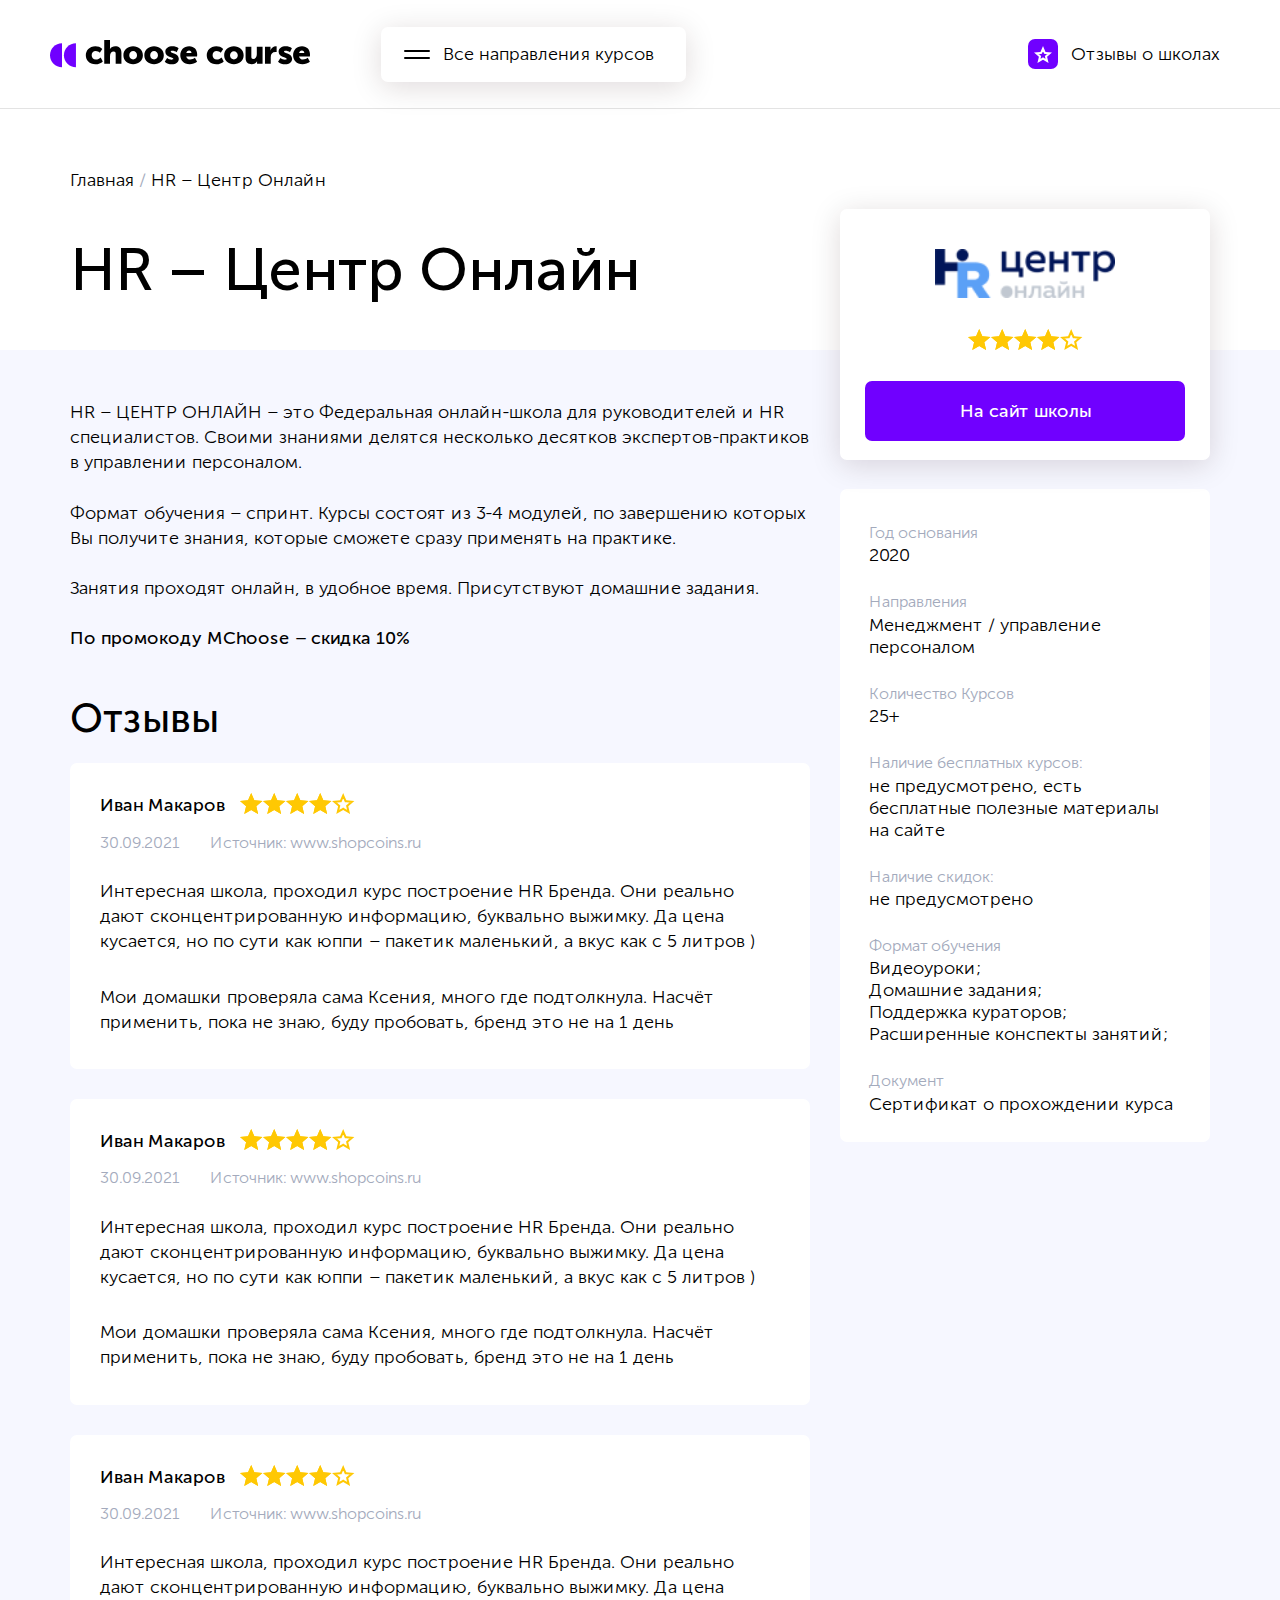
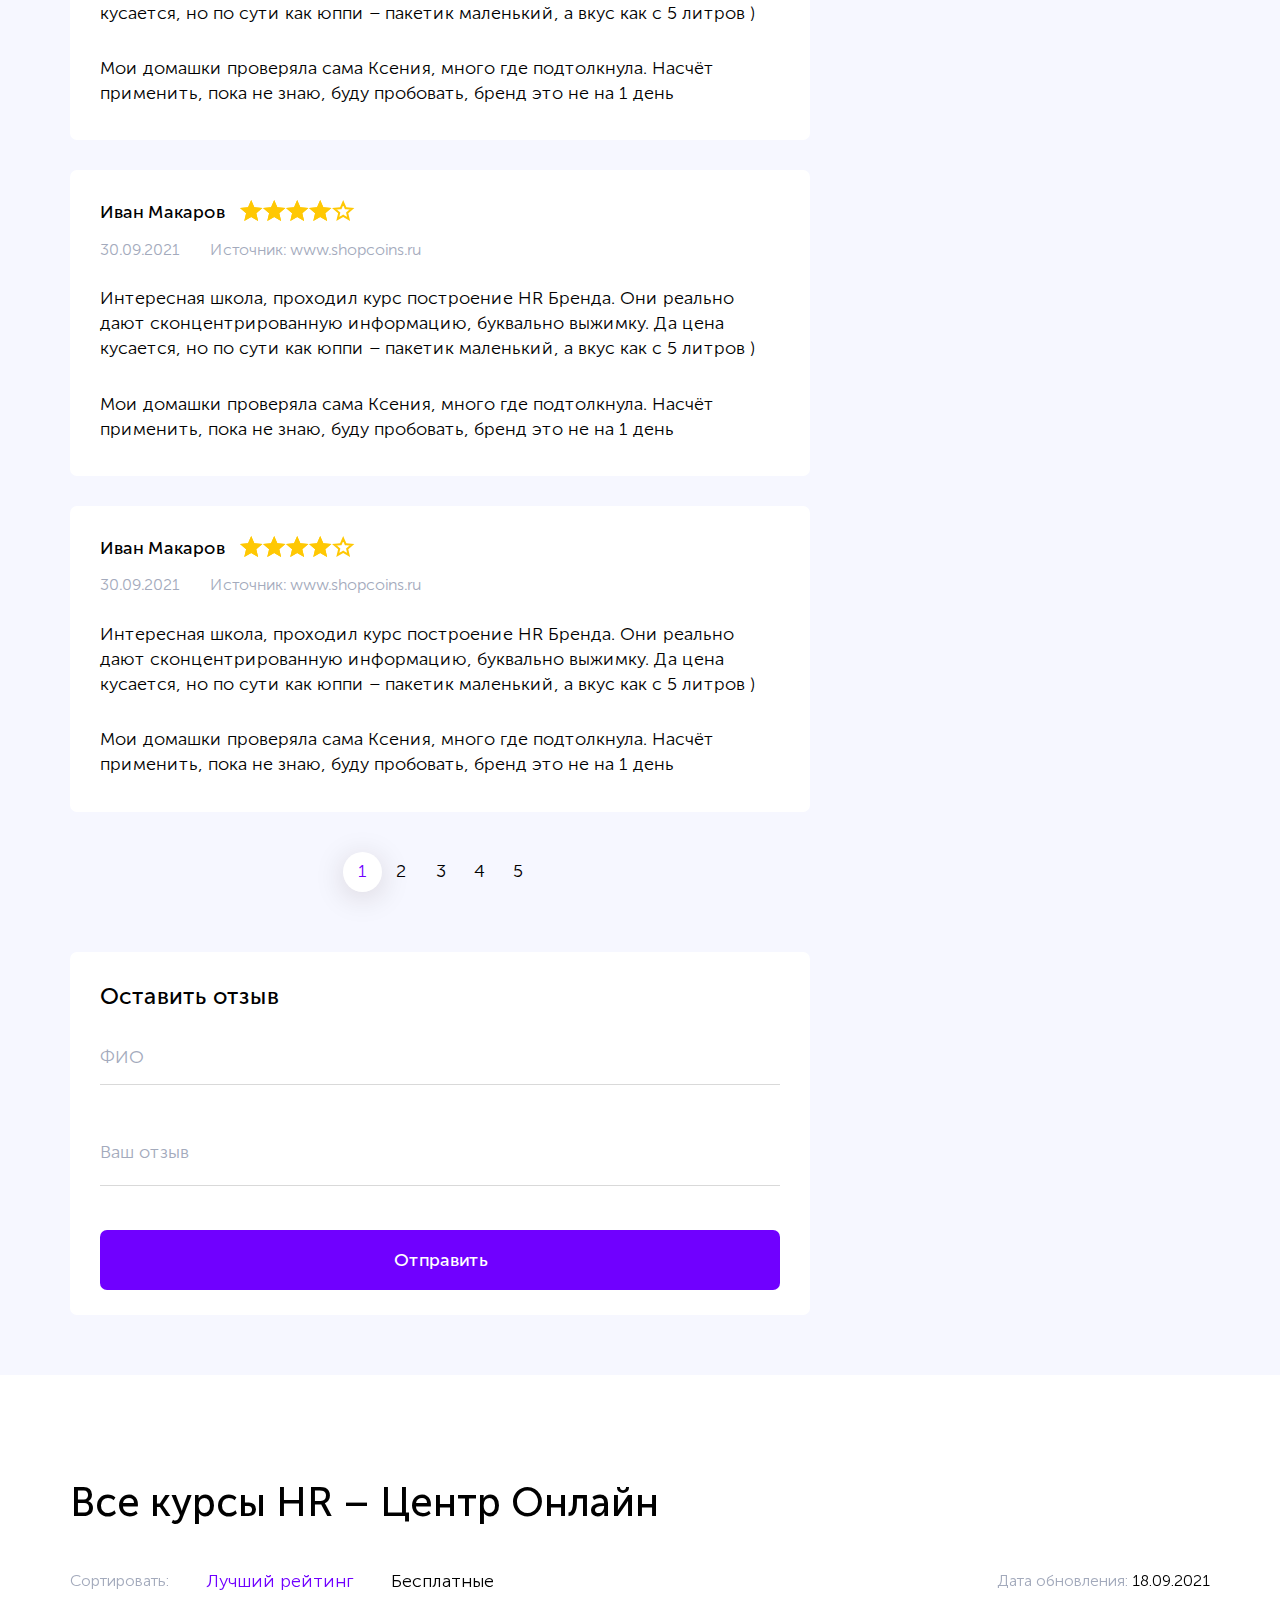
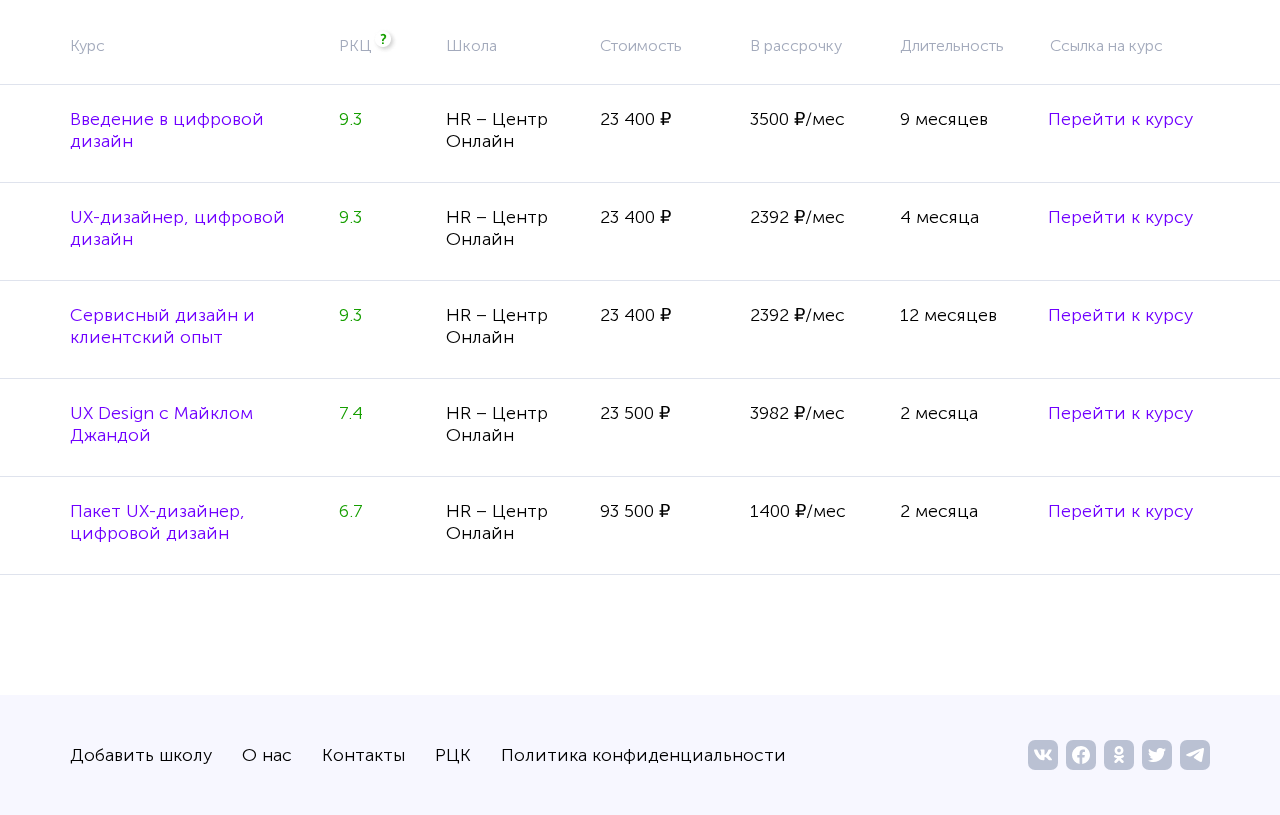
<file: schoolPage.html>
<!doctype html>
<html lang="en">
<head>
    <meta charset="UTF-8">
    <meta name="viewport"
          content="width=device-width, user-scalable=no, initial-scale=1.0, maximum-scale=1.0, minimum-scale=1.0">
    <meta http-equiv="X-UA-Compatible" content="ie=edge">
    <link rel="stylesheet" href="assets/css/fonts.css">
    <link rel="stylesheet" href="assets/css/normal.css">
    <link rel="stylesheet" href="assets/css/SchoolPage/schoolStyles.css">
    <link rel="stylesheet" href="assets/css/SchoolPage/mobile.css">
    <title>HR – Центр Онлайн</title>
</head>
<body>
<div id="wrapper">
    <div class="dark" id="dark"></div>
    <header>
        <div class="content header">
            <div class="left">
                <div class="logoAndButton">
                    <a class="logo" href="/">
                        <svg width="260" height="28" viewBox="0 0 260 28" fill="none"
                             xmlns="http://www.w3.org/2000/svg">
                            <path d="M0 15.27C0 21.8966 5.37666 27.2748 12.0015 27.2748V3.26526C5.37666 3.26526 0 8.64339 0 15.27Z"
                                  fill="#7000FF"/>
                            <path d="M13.9217 15.27C13.9217 21.8966 19.2984 27.2748 25.9232 27.2748V3.26526C19.2984 3.26526 13.9217 8.64339 13.9217 15.27Z"
                                  fill="#7000FF"/>
                            <path d="M45.4136 6.29053C47.8139 6.29053 50.5502 7.05883 52.2784 8.88355L49.8301 12.7731C48.822 11.8127 47.2858 11.0924 45.7976 11.0924C43.0613 11.0924 41.6691 13.1572 41.6691 15.2221C41.6691 17.2389 43.0613 19.4958 45.9897 19.4958C47.6699 19.4958 49.4461 18.4874 50.6942 17.4309L52.8065 21.4645C51.1263 23.1932 48.2939 24.2977 45.4136 24.2977C39.2688 24.2977 35.8124 20.024 35.8124 15.2701C35.8604 10.6603 39.2688 6.29053 45.4136 6.29053Z"
                                  fill="black"/>
                            <path d="M54.2467 0H60.0074V7.53898C60.0074 8.40333 59.9594 9.02757 59.9594 9.02757H60.0074C60.9675 7.34691 62.9837 6.29049 65.24 6.29049C68.6964 6.29049 71.4328 7.87512 71.4328 12.725V23.8654H65.6721V13.7815C65.6721 12.1968 65.048 11.5246 63.7518 11.5246C61.2555 11.5246 60.0074 13.4933 60.0074 16.1344V23.8654H54.2467V0V0Z"
                                  fill="black"/>
                            <path d="M83.0983 6.29053C88.523 6.29053 92.8915 9.93997 92.8915 15.3181C92.8915 20.6962 88.571 24.2496 83.1463 24.2496C77.7216 24.2496 73.4011 20.6962 73.4011 15.3181C73.4011 9.93997 77.7217 6.29053 83.0983 6.29053ZM83.1463 19.4477C85.2586 19.4477 87.0348 17.8631 87.0348 15.3181C87.0348 12.7251 85.2106 11.0924 83.1463 11.0924C81.0821 11.0924 79.2578 12.7251 79.2578 15.3181C79.2098 17.9111 81.0341 19.4477 83.1463 19.4477Z"
                                  fill="black"/>
                            <path d="M104.029 6.29053C109.453 6.29053 113.822 9.93997 113.822 15.3181C113.822 20.6962 109.501 24.2496 104.077 24.2496C98.6521 24.2496 94.3316 20.6962 94.3316 15.3181C94.3316 9.93997 98.6521 6.29053 104.029 6.29053ZM104.077 19.4477C106.189 19.4477 107.965 17.8631 107.965 15.3181C107.965 12.7251 106.141 11.0924 104.077 11.0924C102.013 11.0924 100.188 12.7251 100.188 15.3181C100.188 17.9111 101.965 19.4477 104.077 19.4477Z"
                                  fill="black"/>
                            <path d="M117.134 17.9591C118.383 19.0156 120.159 19.6878 121.791 19.6878C122.943 19.6878 123.375 19.3037 123.375 18.7755C123.375 16.9507 115.31 17.3349 115.31 11.7167C115.31 8.16327 118.479 6.29053 122.463 6.29053C124.671 6.29053 126.88 6.86676 128.608 8.25931L126.64 12.2449C125.631 11.4286 123.759 10.8523 122.319 10.8523C121.071 10.8523 120.735 11.2365 120.735 11.6687C120.735 13.4934 128.8 13.0612 128.8 18.6314C128.8 21.8487 126.112 24.2977 121.743 24.2977C119.295 24.2977 116.654 23.4813 114.734 21.7526L117.134 17.9591Z"
                                  fill="black"/>
                            <path d="M139.217 6.29053C144.306 6.29053 147.186 9.84393 147.186 14.5978C147.186 15.2221 147.138 15.7983 147.042 16.4225H136.193C136.625 18.5354 138.353 19.4958 140.177 19.4958C141.857 19.4958 143.538 18.6794 144.93 17.7671L147.09 21.8007C145.218 23.3853 142.386 24.2977 139.745 24.2977C133.6 24.2977 130.288 19.8799 130.288 15.2701C130.288 10.2281 133.696 6.29053 139.217 6.29053ZM141.473 13.1092C141.473 11.7167 140.561 10.5162 139.121 10.5162C137.441 10.5162 136.673 11.7167 136.337 13.1092H141.473V13.1092Z"
                                  fill="black"/>
                            <path d="M166.34 6.29053C168.741 6.29053 171.477 7.05883 173.205 8.88355L170.757 12.7731C169.749 11.8127 168.213 11.0924 166.725 11.0924C163.988 11.0924 162.596 13.1572 162.596 15.2221C162.596 17.2389 163.988 19.4958 166.917 19.4958C168.597 19.4958 170.373 18.4874 171.621 17.4309L173.733 21.4645C172.053 23.1932 169.221 24.2977 166.34 24.2977C160.196 24.2977 156.739 20.024 156.739 15.2701C156.787 10.6603 160.196 6.29053 166.34 6.29053Z"
                                  fill="black"/>
                            <path d="M183.863 6.29053C189.287 6.29053 193.656 9.93997 193.656 15.3181C193.656 20.6962 189.335 24.2496 183.911 24.2496C178.486 24.2496 174.165 20.6962 174.165 15.3181C174.117 9.93997 178.486 6.29053 183.863 6.29053ZM183.911 19.4958C186.023 19.4958 187.799 17.9111 187.799 15.3661C187.799 12.7731 185.975 11.1404 183.911 11.1404C181.798 11.1404 180.022 12.7731 180.022 15.3661C179.974 17.9111 181.798 19.4958 183.911 19.4958Z"
                                  fill="black"/>
                            <path d="M195.576 6.67468H201.337V16.7587C201.337 18.3433 201.961 19.0156 203.161 19.0156C205.609 19.0156 206.809 16.8547 206.809 14.2617V6.67468H212.57V23.8655H207.049V22.3769C207.049 21.8007 207.097 21.3205 207.097 21.3205H207.049C206.137 23.1452 203.977 24.2977 201.673 24.2977C198.264 24.2977 195.576 22.713 195.576 17.8631V6.67468V6.67468Z"
                                  fill="black"/>
                            <path d="M214.97 6.67463H220.491V9.55577C220.491 10.132 220.443 10.6122 220.443 10.6122H220.491C221.211 8.25926 223.42 6.3385 225.964 6.3385C226.204 6.3385 226.444 6.38652 226.636 6.38652V12.0528C226.444 12.0047 225.868 11.9567 225.484 11.9567C222.267 11.9567 220.731 13.9735 220.731 17.1428V23.8174H214.97V6.67463Z"
                                  fill="black"/>
                            <path d="M230.428 17.9591C231.677 19.0156 233.453 19.6878 235.085 19.6878C236.237 19.6878 236.669 19.3037 236.669 18.7755C236.669 16.9507 228.604 17.3349 228.604 11.7167C228.604 8.16327 231.773 6.29053 235.757 6.29053C237.965 6.29053 240.174 6.86676 241.902 8.25931L239.934 12.2449C238.925 11.4286 237.053 10.8523 235.613 10.8523C234.365 10.8523 234.029 11.2365 234.029 11.6687C234.029 13.4934 242.094 13.0612 242.094 18.6314C242.094 21.8487 239.406 24.2977 235.037 24.2977C232.589 24.2977 229.948 23.4813 228.028 21.7526L230.428 17.9591Z"
                                  fill="black"/>
                            <path d="M252.031 6.29053C257.12 6.29053 260 9.84393 260 14.5978C260 15.2221 259.952 15.7983 259.856 16.4225H249.007C249.439 18.5354 251.167 19.4958 252.991 19.4958C254.671 19.4958 256.352 18.6794 257.744 17.7671L259.904 21.8007C258.032 23.3853 255.199 24.2977 252.559 24.2977C246.414 24.2977 243.102 19.8799 243.102 15.2701C243.102 10.2281 246.51 6.29053 252.031 6.29053ZM254.287 13.1092C254.287 11.7167 253.375 10.5162 251.935 10.5162C250.255 10.5162 249.487 11.7167 249.151 13.1092H254.287V13.1092Z"
                                  fill="black"/>
                        </svg>
                    </a>
                    <div id="coursesBtn" class="coursesBtn">
                        <svg id="burger" width="26" height="9" viewBox="0 0 26 9" fill="none"
                             xmlns="http://www.w3.org/2000/svg">
                            <line x1="1" y1="1" x2="25" y2="1" stroke="var(--burger-color)" stroke-width="2"
                                  stroke-linecap="round"/>
                            <line x1="1" y1="8" x2="25" y2="8" stroke="var(--burger-color)" stroke-width="2"
                                  stroke-linecap="round"/>
                        </svg>
                        <svg id="x" width="20" height="20" viewBox="0 0 20 20" fill="none"
                             xmlns="http://www.w3.org/2000/svg">
                            <line x1="1.51456" y1="1.51465" x2="18.4851" y2="18.4852" stroke="white" stroke-width="2"
                                  stroke-linecap="round"/>
                            <line x1="1.51465" y1="18.4852" x2="18.4852" y2="1.51464" stroke="white" stroke-width="2"
                                  stroke-linecap="round"/>
                        </svg>
                        <p>Все направления курсов</p>
                    </div>
                </div>
            </div>
            <div class="feedback">
                <div class="starBtn btn-violet">
                    <svg width="18" height="17" viewBox="0 0 18 17" fill="none" xmlns="http://www.w3.org/2000/svg">
                        <path d="M9.00281 2.55457L10.6073 6.33296L10.8427 6.88712L11.4425 6.93845L15.544 7.28938L12.4428 9.95698L11.9831 10.3524L12.1212 10.9428L13.0533 14.9287L9.51839 12.8107L9.00484 12.5031L8.49107 12.8104L4.94992 14.9287L5.88734 10.9441L6.02655 10.3524L5.56536 9.9564L2.45893 7.28913L6.55746 6.93845L7.15647 6.8872L7.39216 6.33413L9.00281 2.55457Z"
                              stroke="white" stroke-width="2"/>
                    </svg>
                </div>
                <a href="#">Отзывы о школах</a>
            </div>
        </div>
    </header>
    <div class="menu" id="menu">
        <div class="content">
            <ul class="menuList">
                <li class="menuItem">
                    <div class="titleMenu">
                        <img class="drop" src="assets/images/drop.svg" alt="drop">
                        <a href="#" class="menuLink menuArrow">Аналитика</a>
                    </div>
                    <div class="ulBox">
                        <ul id="subMenuAnalyticList" class="subMenuList subMenuList_active"></ul>
                    </div>
                </li>
                <li class="menuItem">
                    <div class="titleMenu">
                        <img class="drop" src="assets/images/drop.svg" alt="drop">
                        <a href="#" class="menuLink menuArrow">Дизайн</a>
                    </div>
                    <div class="ulBox">
                        <ul id="subMenuDesignList" class="subMenuList"></ul>
                    </div>
                </li>
                <li class="menuItem">
                    <div class="titleMenu">
                        <img class="drop" src="assets/images/drop.svg" alt="drop">
                        <a href="#" class="menuLink menuArrow">Программирование</a>
                    </div>
                    <div class="ulBox">
                        <ul id="subMenuProgramList" class="subMenuList"></ul>
                    </div>

                </li>
                <li class="menuItem">
                    <div class="titleMenu">
                        <img class="drop" src="assets/images/drop.svg" alt="drop">
                        <a href="#" class="menuLink menuArrow">Иностранные языки</a>
                    </div>
                    <div class="ulBox">
                        <ul id="subMenuForeignList" class="subMenuList"></ul>
                    </div>

                </li>
                <li class="menuItem">
                    <div class="titleMenu">
                        <img class="drop" src="assets/images/drop.svg" alt="drop">
                        <a href="#" class="menuLink menuArrow">Маркетинг</a>
                    </div>
                    <div class="ulBox">
                        <ul id="subMenuMarkList" class="subMenuList"></ul>
                    </div>
                </li>
                <li class="menuItem">
                    <div class="titleMenu">
                        <img class="drop" src="assets/images/drop.svg" alt="drop">
                        <a href="#" class="menuLink menuArrow">Управление</a>
                    </div>
                    <div class="ulBox">
                        <ul id="subMenuManageList" class="subMenuList"></ul>
                    </div>
                </li>
                <li id="schoolFeedback" class="menuItem">
                    <div class="titleMenu">
                        <a class="menuLink menuArrow" href="#">Отзывы о школах</a>
                    </div>
                </li>
            </ul>
        </div>
    </div>
    <main>
        <div class="head-present">
            <div class="content">
                <div class="box">
                    <div class="navigation">
                        <a href="index.html">Главная</a> <span>/</span> HR – Центр Онлайн
                    </div>
                    <div class="title">
                        HR – Центр Онлайн
                    </div>
                </div>
            </div>
        </div>
        <div class="feedbacks-box">
            <div class="content">
                <div class="left-side">
                    <div class="feedbacks-box__desc">
                        <p>HR – ЦЕНТР ОНЛАЙН – это Федеральная онлайн-школа для руководителей и HR специалистов. Своими
                            знаниями делятся несколько десятков экспертов-практиков в управлении персоналом.</p>
                        <p>Формат обучения – спринт. Курсы состоят из 3-4 модулей, по завершению которых Вы получите
                            знания, которые сможете сразу применять на практике.</p>
                        <p>Занятия проходят онлайн, в удобное время. Присутствуют домашние задания.</p>
                        <strong>По промокоду МChoose – скидка 10%</strong>
                    </div>
                    <h2 class="feedbacks-box__title">Отзывы</h2>
                    <div class="feedbacks-box__feeds">
                        <div class="feed-item">
                            <div class="personal-info">
                                <div class="up">
                                    <h3 class="name">Иван Макаров</h3>
                                    <div class="rating">
                                        <div class="rating-fill"></div>
                                    </div>
                                </div>
                                <div class="sub-up">
                                    <time>30.09.2021</time>
                                    <p class="source">Источник: www.shopcoins.ru</p>
                                </div>
                            </div>
                            <div class="feed-body">
                                <p>Интересная школа, проходил курс построение HR Бренда. Они реально дают
                                    сконцентрированную
                                    информацию, буквально выжимку. Да цена кусается, но по сути как юппи – пакетик
                                    маленький, а вкус как с 5 литров )</p>
                                <p>Мои домашки проверяла сама Ксения, много где подтолкнула. Насчёт применить, пока не
                                    знаю, буду пробовать, бренд это не на 1 день</p>
                            </div>
                        </div>
                        <div class="feed-item">
                            <div class="personal-info">
                                <div class="up">
                                    <h3 class="name">Иван Макаров</h3>
                                    <div class="rating">
                                        <div class="rating-fill"></div>
                                    </div>
                                </div>
                                <div class="sub-up">
                                    <time>30.09.2021</time>
                                    <p class="source">Источник: www.shopcoins.ru</p>
                                </div>
                            </div>
                            <div class="feed-body">
                                <p>Интересная школа, проходил курс построение HR Бренда. Они реально дают
                                    сконцентрированную
                                    информацию, буквально выжимку. Да цена кусается, но по сути как юппи – пакетик
                                    маленький, а вкус как с 5 литров )</p>
                                <p>Мои домашки проверяла сама Ксения, много где подтолкнула. Насчёт применить, пока не
                                    знаю, буду пробовать, бренд это не на 1 день</p>
                            </div>
                        </div>
                        <div class="feed-item">
                            <div class="personal-info">
                                <div class="up">
                                    <h3 class="name">Иван Макаров</h3>
                                    <div class="rating">
                                        <div class="rating-fill"></div>
                                    </div>
                                </div>
                                <div class="sub-up">
                                    <time>30.09.2021</time>
                                    <p class="source">Источник: www.shopcoins.ru</p>
                                </div>
                            </div>
                            <div class="feed-body">
                                <p>Интересная школа, проходил курс построение HR Бренда. Они реально дают
                                    сконцентрированную
                                    информацию, буквально выжимку. Да цена кусается, но по сути как юппи – пакетик
                                    маленький, а вкус как с 5 литров )</p>
                                <p>Мои домашки проверяла сама Ксения, много где подтолкнула. Насчёт применить, пока не
                                    знаю, буду пробовать, бренд это не на 1 день</p>
                            </div>
                        </div>
                        <div class="feed-item">
                            <div class="personal-info">
                                <div class="up">
                                    <h3 class="name">Иван Макаров</h3>
                                    <div class="rating">
                                        <div class="rating-fill"></div>
                                    </div>
                                </div>
                                <div class="sub-up">
                                    <time>30.09.2021</time>
                                    <p class="source">Источник: www.shopcoins.ru</p>
                                </div>
                            </div>
                            <div class="feed-body">
                                <p>Интересная школа, проходил курс построение HR Бренда. Они реально дают
                                    сконцентрированную
                                    информацию, буквально выжимку. Да цена кусается, но по сути как юппи – пакетик
                                    маленький, а вкус как с 5 литров )</p>
                                <p>Мои домашки проверяла сама Ксения, много где подтолкнула. Насчёт применить, пока не
                                    знаю, буду пробовать, бренд это не на 1 день</p>
                            </div>
                        </div>
                        <div class="feed-item">
                            <div class="personal-info">
                                <div class="up">
                                    <h3 class="name">Иван Макаров</h3>
                                    <div class="rating">
                                        <div class="rating-fill"></div>
                                    </div>
                                </div>
                                <div class="sub-up">
                                    <time>30.09.2021</time>
                                    <p class="source">Источник: www.shopcoins.ru</p>
                                </div>
                            </div>
                            <div class="feed-body">
                                <p>Интересная школа, проходил курс построение HR Бренда. Они реально дают
                                    сконцентрированную
                                    информацию, буквально выжимку. Да цена кусается, но по сути как юппи – пакетик
                                    маленький, а вкус как с 5 литров )</p>
                                <p>Мои домашки проверяла сама Ксения, много где подтолкнула. Насчёт применить, пока не
                                    знаю, буду пробовать, бренд это не на 1 день</p>
                            </div>
                        </div>
                    </div>
                    <div class="cards-box__pages">
                        <div class="pages-list">
                            <div class="page selected-page">1</div>
                            <div class="page">2</div>
                            <div class="page">3</div>
                            <div class="page">4</div>
                            <div class="page">5</div>
                        </div>
                    </div>
                    <form class="feedback-form form">
                        <h3 class="label">Оставить отзыв</h3>
                        <div class="name-input input-box">
                            <label class="label-name" for="name-input">ФИО</label>
                            <input id="name-input" class="input" type="text">
                        </div>
                        <div class="feed-input input-box">
                            <label class="label-feed" for="feedback-input">Ваш отзыв</label>
                            <textarea id="feedback-input" class="input textarea" type="text"></textarea>
                        </div>
                        <button type="submit" class="send btn-violet">Отправить</button>
                    </form>
                </div>
                <div class="right-side">
                    <div class="school-card">
                        <div class="logo" style="background-image: url('assets/images/hr-centr.png')"></div>
                        <div class="rating">
                            <div class="rating-fill"></div>
                        </div>
                        <a href="#" class="to-site btn-violet">На сайт школы</a>
                    </div>
                    <div class="school-info">
                        <span>Год основания</span>
                        <p>2020</p>
                        <span>Направления</span>
                        <p>Менеджмент / управление персоналом</p>
                        <span>Количество Курсов</span>
                        <p>25+</p>
                        <span>Наличие бесплатных курсов:</span>
                        <p>не предусмотрено, есть бесплатные полезные материалы на сайте</p>
                        <span>Наличие скидок:</span>
                        <p>не предусмотрено</p>
                        <span>Формат обучения</span>
                        <p>
                            Видеоуроки;<br>
                            Домашние задания;<br>
                            Поддержка кураторов;<br>
                            Расширенные конспекты занятий;<br>
                        </p>
                        <span>Документ</span>
                        <p>Сертификат о прохождении курса</p>
                    </div>
                </div>
            </div>
        </div>
        <div class="all-courses">
            <div class="content">
                <h2>Все курсы HR – Центр Онлайн</h2>
            </div>
            <div class="courses-table">
                <div class="content courses-table__info">
                    <div class="courses-table__sort">
                        <p class="grey-text">Сортировать:</p>
                        <div class="sort-buttons">
                            <a class="rating-btn sort-set">Лучший рейтинг</a>
                            <a class="free-btn">Бесплатные</a>
                        </div>
                    </div>
                    <div class="courses-table__author">
                        <p class="date grey-text">Дата обновления:
                            <time datetime="2021-09-18" id="update-date">18.09.2021</time>
                        </p>
                    </div>
                </div>
                <div class="courses-table__table">
                    <div class="content row table-title">
                        <div class="course grey-text">Курс</div>
                        <div class="rkc grey-text">РКЦ
                            <menu type="popup" class="rkc__popup popup">
                                <div class="popup-content">
                                    <p class="desc">
                                        РЦК — рейтинг ценности курса, с помощью которого мы оцениваем онлайн курсы. Для
                                        объективной оценки используется формула, основанная на классической методике
                                        сравнительного
                                        анализа, модели цена-ценность, а также конджоинт-анализ (conjoint analysis). В
                                        процессе
                                        оценки задействованы не только основные атрибуты продукта (такие как школа, цена
                                        или
                                        длительность курса и др.), но и оценки клиентов.
                                    </p>
                                    <p class="high">
                                        <strong>8-10 баллов</strong> — курс рекомендован к покупке, его ценность
                                        превышает
                                        цену
                                    </p>
                                    <p class="middle">
                                        <strong>5-7 баллов</strong> — цена курса соответствует его ценности, к покупке
                                        рекомендуется
                                    </p>
                                    <p class="low">
                                        <strong>1-4 баллов</strong> — курс переоценен, к покупке не рекомендуется
                                    </p>
                                    <a href="#" class="details">Подробнее про РЦK</a>
                                </div>
                            </menu>
                        </div>
                        <div class="school grey-text">Школа</div>
                        <div class="price grey-text">Стоимость</div>
                        <div class="credit grey-text">В рассрочку</div>
                        <div class="duration grey-text">Длительность</div>
                        <div class="link grey-text">Ссылка на курс</div>
                    </div>
                    <div class="courses-table__item">
                        <div class="content row list-item">
                            <div class="name-item">
                                <a class="name-link">Введение в цифровой дизайн</a>
                            </div>
                            <div class="rkc-item">9.3</div>
                            <div class="school-item">
                                <p class="school-item__name">HR – Центр Онлайн</p>
                            </div>
                            <div class="price-item">23 400 &#x20bd;</div>
                            <div class="credit-item">3500 ₽/мес</div>
                            <div class="duration-item">9 месяцев</div>
                            <div class="link-item">
                                <a class="link">Перейти к курсу</a>
                            </div>
                        </div>
                    </div>
                    <div class="courses-table__item">
                        <div class="content row list-item">
                            <div class="name-item">
                                <a class="name-link">UX-дизайнер, цифровой дизайн</a>
                            </div>
                            <div class="rkc-item">9.3</div>
                            <div class="school-item">
                                <p class="school-item__name">HR – Центр Онлайн</p>
                            </div>
                            <div class="price-item">23 400 &#x20bd;</div>
                            <div class="credit-item">2392 ₽/мес</div>
                            <div class="duration-item">4 месяца</div>
                            <div class="link-item">
                                <a class="link">Перейти к курсу</a>
                            </div>
                        </div>
                    </div>
                    <div class="courses-table__item">
                        <div class="content row list-item">
                            <div class="name-item">
                                <a class="name-link">Сервисный дизайн и клиентский опыт</a>
                            </div>
                            <div class="rkc-item">9.3</div>
                            <div class="school-item">
                                <p class="school-item__name">HR – Центр Онлайн</p>
                            </div>
                            <div class="price-item">23 400 &#x20bd;</div>
                            <div class="credit-item">2392 ₽/мес</div>
                            <div class="duration-item">12 месяцев</div>
                            <div class="link-item">
                                <a class="link">Перейти к курсу</a>
                            </div>
                        </div>
                    </div>
                    <div class="courses-table__item">
                        <div class="content row list-item">
                            <div class="name-item">
                                <a class="name-link">UX Design с Майклом Джандой</a>
                            </div>
                            <div class="rkc-item">7.4</div>
                            <div class="school-item">
                                <p class="school-item__name">HR – Центр Онлайн</p>
                            </div>
                            <div class="price-item">23 500 &#x20bd;</div>
                            <div class="credit-item">3982 ₽/мес</div>
                            <div class="duration-item">2 месяца</div>
                            <div class="link-item">
                                <a class="link">Перейти к курсу</a>
                            </div>
                        </div>
                    </div>
                    <div class="courses-table__item">
                        <div class="content row list-item">
                            <div class="name-item">
                                <a class="name-link">Пакет UX-дизайнер, цифровой дизайн</a>
                            </div>
                            <div class="rkc-item">6.7</div>
                            <div class="school-item">
                                <p class="school-item__name">HR – Центр Онлайн</p>
                            </div>
                            <div class="price-item">93 500 ₽</div>
                            <div class="credit-item">1400 ₽/мес</div>
                            <div class="duration-item">2 месяца</div>
                            <div class="link-item">
                                <a class="link">Перейти к курсу</a>
                            </div>
                        </div>
                    </div>
                </div>
            </div>
        </div>
    </main>
    <footer>
        <div class="content footer">
            <div class="links">
                <a href="addSchoolPage.html">Добавить школу</a>
                <a href="aboutUsPage.html">О нас</a>
                <a href="contactsPage.html">Контакты</a>
                <a href="aboutRCKPage.html">РЦК</a>
                <a href="privacyPolicyPage.html">Политика конфиденциальности</a>
            </div>
            <div class="socialMedia">
                <div class="icon-vk">
                    <svg width="18" height="12" viewBox="0 0 18 12" fill="none" xmlns="http://www.w3.org/2000/svg">
                        <path fill-rule="evenodd" clip-rule="evenodd"
                              d="M2.64437 0.59375H0.675168C0.112534 0.59375 0 0.858575 0 1.15051C0 1.67201 0.667608 4.25832 3.10848 7.67894C4.73574 10.0149 7.02837 11.2812 9.11463 11.2812C10.3664 11.2812 10.5212 11 10.5212 10.5156V8.74999C10.5212 8.18749 10.6398 8.07522 11.0361 8.07522C11.3282 8.07522 11.8289 8.22124 12.9972 9.34754C14.3324 10.6824 14.5525 11.2812 15.3035 11.2812H17.2727C17.8354 11.2812 18.1167 11 17.9544 10.445C17.7768 9.89181 17.1394 9.08918 16.2935 8.13782C15.8345 7.59552 15.146 7.01153 14.9374 6.71948C14.6453 6.34407 14.7288 6.17718 14.9374 5.8435C14.9374 5.8435 17.3366 2.46457 17.5869 1.31746C17.7121 0.900256 17.5869 0.59375 16.9914 0.59375H15.0222C14.5215 0.59375 14.2907 0.858575 14.1655 1.15051C14.1655 1.15051 13.1641 3.59086 11.7455 5.17604C11.2865 5.63487 11.0779 5.7809 10.8275 5.7809C10.7023 5.7809 10.5212 5.63487 10.5212 5.21778V1.31746C10.5212 0.816837 10.3759 0.59375 9.95855 0.59375H6.86407C6.55121 0.59375 6.36299 0.826062 6.36299 1.04628C6.36299 1.52081 7.07231 1.63027 7.14543 2.96514V5.86437C7.14543 6.5 7.03057 6.61525 6.78026 6.61525C6.11268 6.61525 4.4888 4.16399 3.52569 1.35914C3.33697 0.813969 3.14763 0.59375 2.64437 0.59375Z"
                              fill="white"/>
                    </svg>
                </div>
                <div class="icon-facebook">
                    <svg width="18" height="18" viewBox="0 0 18 18" fill="none" xmlns="http://www.w3.org/2000/svg">
                        <path d="M18 9C18 4.05 13.95 0 9 0C4.05 0 0 4.05 0 9C0 13.5 3.2625 17.2125 7.5375 17.8875V11.5875H5.2875V9H7.5375V6.975C7.5375 4.725 8.8875 3.4875 10.9125 3.4875C11.925 3.4875 12.9375 3.7125 12.9375 3.7125V5.9625H11.8125C10.6875 5.9625 10.35 6.6375 10.35 7.3125V9H12.825L12.375 11.5875H10.2375V18C14.7375 17.325 18 13.5 18 9Z"
                              fill="white"/>
                    </svg>
                </div>
                <div class="icon-ok">
                    <svg width="10" height="17" viewBox="0 0 10 17" fill="none" xmlns="http://www.w3.org/2000/svg">
                        <path fill-rule="evenodd" clip-rule="evenodd"
                              d="M9.46922 4.39303C9.46922 6.81312 7.47141 8.78602 5.02065 8.78602C2.5434 8.78602 0.545566 6.81312 0.545566 4.39303C0.545566 1.97292 2.5434 0 5.02065 0C7.47141 0 9.46922 1.97292 9.46922 4.39303ZM6.85872 4.39303C6.85872 3.39342 6.03291 2.57794 5.02065 2.57794C3.98184 2.57794 3.15602 3.39342 3.18271 4.39303C3.18271 5.39265 4.00852 6.20807 5.02065 6.20807C6.03291 6.20807 6.85872 5.39265 6.85872 4.39303Z"
                              fill="white"/>
                        <path d="M9.38929 11.3377C8.59016 11.8375 7.7111 12.1795 6.80547 12.39L9.33604 14.81C9.8421 15.3099 9.8421 16.1253 9.33604 16.6252C8.82997 17.1249 8.00416 17.1249 7.49809 16.6252L5.04734 14.205L2.59671 16.6252C2.33032 16.8619 2.01067 16.9934 1.66438 16.9934C1.3181 16.9934 0.998444 16.8882 0.732065 16.6252C0.225936 16.1253 0.225936 15.3099 0.732065 14.81L3.2094 12.3636C2.30368 12.1531 1.42464 11.8113 0.625512 11.3114C0.0128378 10.9432 -0.173624 10.154 0.172664 9.54895C0.572239 8.9439 1.37137 8.78614 1.98403 9.15437C3.7954 10.2855 6.1661 10.2855 7.97748 9.15437C8.59016 8.75979 9.41597 8.9439 9.78885 9.54895C10.1884 10.154 10.002 10.9694 9.38929 11.3377Z"
                              fill="white"/>
                    </svg>
                </div>
                <div class="icon-twitter">
                    <svg width="18" height="14" viewBox="0 0 18 14" fill="none" xmlns="http://www.w3.org/2000/svg">
                        <path d="M18 1.61538C17.325 1.93846 16.65 2.04615 15.8625 2.15385C16.65 1.72308 17.2125 1.07692 17.4375 0.215384C16.7625 0.646154 15.975 0.861539 15.075 1.07692C14.4 0.430769 13.3875 0 12.375 0C10.0125 0 8.2125 2.15385 8.775 4.30769C5.7375 4.2 3.0375 2.8 1.125 0.646154C0.1125 2.26154 0.675 4.30769 2.25 5.38462C1.6875 5.38462 1.125 5.16923 0.5625 4.95385C0.5625 6.56923 1.8 8.07692 3.4875 8.50769C2.925 8.61539 2.3625 8.72308 1.8 8.61539C2.25 10.0154 3.6 11.0923 5.2875 11.0923C3.9375 12.0615 1.9125 12.6 0 12.3846C1.6875 13.3538 3.6 14 5.625 14C12.4875 14 16.3125 8.50769 16.0875 3.44615C16.875 3.01538 17.55 2.36923 18 1.61538Z"
                              fill="white"/>
                    </svg>
                </div>
                <div class="icon-telegram">
                    <svg width="18" height="14" viewBox="0 0 18 14" fill="none" xmlns="http://www.w3.org/2000/svg">
                        <path d="M1.23741 6.02697C6.06923 4.05126 9.29121 2.74875 10.9033 2.11944C15.5063 0.322639 16.4627 0.0105163 17.0861 9.9919e-05C17.2232 -0.00205699 17.5298 0.0298337 17.7284 0.181063C17.8961 0.308757 17.9422 0.481255 17.9643 0.602323C17.9864 0.723392 18.0139 0.999189 17.992 1.21469C17.7426 3.67437 16.6633 9.64338 16.1142 12.3983C15.8818 13.564 15.4244 13.9548 14.9815 13.9931C14.0189 14.0762 13.288 13.3961 12.3558 12.8226C10.897 11.9251 10.0729 11.3664 8.65691 10.4907C7.02048 9.47862 8.08131 8.92236 9.0139 8.01329C9.25797 7.77538 13.4988 4.15516 13.5809 3.82675C13.5912 3.78568 13.6007 3.63258 13.5038 3.55173C13.4069 3.47089 13.2639 3.49853 13.1606 3.52052C13.0143 3.55169 10.6839 4.9973 6.16938 7.85735C5.5079 8.28364 4.90875 8.49135 4.37193 8.48046C3.78013 8.46846 2.64175 8.16643 1.79548 7.90825C0.757494 7.59159 -0.0674757 7.42417 0.00436067 6.88638C0.0417775 6.60627 0.452793 6.3198 1.23741 6.02697Z"
                              fill="white"/>
                    </svg>
                </div>
            </div>
        </div>
    </footer>
</div>
<script src="https://ajax.googleapis.com/ajax/libs/jquery/3.5.1/jquery.min.js"></script>
<script src="assets/js/script.js"></script>
<script src="assets/js/schoolPage.js"></script>
</body>
</html>
</file>
<file: assets/css/fonts.css>
@font-face {
  font-family: "Museo Sans Cyrl 300";
  src: url("../fonts/subset-MuseoSansCyrl-300.woff2") format("woff2"), url("../fonts/subset-MuseoSansCyrl-300.woff") format("woff");
  font-weight: 300;
  font-style: normal;
  font-display: swap;
}
@font-face {
  font-family: "Museo Sans Cyrl 500";
  src: url("../fonts/subset-MuseoSansCyrl-500.woff2") format("woff2"), url("../fonts/subset-MuseoSansCyrl-500.woff") format("woff");
  font-weight: normal;
  font-style: normal;
  font-display: swap;
}

/*# sourceMappingURL=fonts.css.map */
</file>
<file: assets/css/normal.css>
html, body {
  height: 100%;
}

body {
  font-family: "Museo Sans Cyrl 300", serif;
  margin: 0;
  padding: 0;
  overflow: auto;
  --burger-color: #000;
}

main {
  flex: 1 1 auto;
}

.stopScroll {
  overflow: hidden;
}

h2 {
  font-family: "Museo Sans Cyrl 500", serif;
  font-size: 40px;
  color: #000000;
}

a, p, strong, span, h1, h2, h3, h4, h5, h6, ul, li, menu {
  font-weight: normal;
  margin: 0;
  padding: 0;
}

#wrapper {
  min-height: 100%;
  display: flex;
  flex-direction: column;
}
#wrapper .dark {
  position: fixed;
  left: 0;
  top: 0;
  bottom: 0;
  right: 0;
  background-color: rgba(0, 0, 0, 0);
  z-index: -1;
}
#wrapper .background {
  background-color: rgba(0, 0, 0, 0.3);
  z-index: 130;
}

.content {
  max-width: 1170px;
  margin: 0 auto;
  width: 100%;
  box-sizing: border-box;
  position: relative;
  padding: 0 15px;
}

a {
  font-weight: normal;
  font-size: 18px;
  color: #000000;
  text-decoration: none;
  transition: color 0.3s;
}
a:hover {
  transition: color 0.3s;
  cursor: pointer;
  color: #7000FF;
}
@media (max-width: 1024px) {
  a {
    font-size: 16px;
  }
}

button {
  border: none;
  font-size: 18px;
  font-family: inherit;
  transition: all 0.3s;
  border-radius: 7px;
}
button:hover {
  cursor: pointer;
  background: #E8007D !important;
  color: #ffffff !important;
  transition: background 0.3s;
}
@media (max-width: 1024px) {
  button {
    font-size: 16px;
  }
}

.btn-violet {
  border: none;
  height: 60px;
  background: #7000FF !important;
  border-radius: 7px;
  color: #ffffff !important;
  width: 100%;
  display: flex;
  font-family: "Museo Sans Cyrl 300", serif;
  justify-content: center;
  align-items: center;
  transition: background 0.3s;
}
.btn-violet:hover {
  background: #E8007D !important;
  color: #ffffff !important;
  transition: background 0.3s;
}

.btn-white {
  border: 1px solid rgba(112, 0, 255, 0.3);
  display: flex;
  justify-content: center;
  align-items: center;
  background-color: #ffffff;
  font-family: "Museo Sans Cyrl 300", serif;
  color: #7000FF;
  border-radius: 7px;
  transition: background 0.3s;
}
.btn-white:hover {
  background: #E8007D !important;
  color: #ffffff !important;
  transition: background 0.3s;
}

header {
  position: fixed;
  width: 100%;
  height: 109px;
  left: 0;
  top: 0;
  box-sizing: border-box;
  background: #ffffff;
  border-bottom: 1px solid #E3E3E3;
  z-index: 1000;
}
header .header {
  display: flex;
  height: 100%;
  flex-direction: row;
  justify-content: space-between;
  align-items: center;
  max-width: unset;
  padding: 0 60px 0 50px;
}
header .header .left {
  display: flex;
  margin: auto 0;
}
header .header .left .logoAndButton {
  display: flex;
  flex-direction: row;
}
header .header .left .logoAndButton .logo {
  display: flex;
  align-items: center;
  position: relative;
}
header .header .left .logoAndButton .logo svg {
  float: left;
}
header .header .left .coursesBtn {
  position: relative;
  display: flex;
  flex-direction: row;
  align-items: center;
  margin-left: 71px;
  width: 305px;
  height: 55px;
  cursor: pointer;
  box-shadow: 0 5px 30px rgba(41, 8, 13, 0.15);
  border-radius: 7px;
  font-size: 18px;
  color: #000000;
  transition: all 0.3s;
}
header .header .left .coursesBtn svg {
  position: absolute;
  left: 23px;
}
header .header .left .coursesBtn svg line {
  transition: all 0.3s;
}
header .header .left .coursesBtn p {
  left: 43px;
  position: absolute;
  margin-left: 19px;
}
header .header .left .coursesBtn #burger {
  visibility: visible;
  transform: rotate(-180deg) translateZ(1px);
  transition: all 0.3s;
}
header .header .left .coursesBtn #x {
  opacity: 0;
  left: 25px;
  visibility: hidden;
  transition: all 0.3s;
}
header .header .left .coursesBtn:hover {
  color: #ffffff;
  background-color: #E8007D;
  --burger-color: #fff;
  transition: all 0.3s;
}
header .header .left .coursesBtn:hover line {
  transition: all 0.3s;
}
header .header .feedback {
  display: flex;
  flex-direction: row;
}
header .header .feedback .starBtn {
  cursor: pointer;
  display: flex;
  justify-content: center;
  align-items: center;
  width: 30px;
  height: 30px;
  border-radius: 7px;
  border: none;
  margin: auto 13px auto 0;
  background-color: #7000FF;
  transition: background-color 0.3s;
}
header .header .feedback .starBtn:hover {
  background-color: #E8007D;
  transition: background-color 0.3s;
}
header .header .feedback a {
  margin: auto 0;
}

.menu {
  visibility: hidden;
  position: fixed;
  padding: 109px 0 0;
  box-sizing: border-box;
  left: 0;
  top: 0;
  overflow: auto;
  width: 100%;
  z-index: 200;
  min-height: 772px;
  background-color: #ffffff;
}
.menu #schoolFeedback {
  margin-left: 23px;
  display: none;
}
.menu .menuList {
  position: relative;
  display: flex;
  flex-direction: column;
  padding-left: 0;
  margin: 50px auto 0;
  float: left;
  width: 271px;
}
.menu .menuList .menuItem {
  position: static;
  list-style: none;
  margin-bottom: 20px;
  overflow: auto;
}
.menu .menuList .menuItem .titleMenu {
  display: flex;
}
.menu .menuList .menuItem .titleMenu .drop {
  display: none;
  margin-right: 14px;
}
.menu .menuList .menuItem .titleMenu .menuLink {
  font-family: "Museo Sans Cyrl 500", serif;
  font-size: 23px;
}
.menu .menuList .menuItem .subMenuList {
  visibility: hidden;
  position: absolute;
  min-height: 300px;
  left: 100%;
  top: 0;
  display: flex;
  flex-direction: column;
  flex-wrap: wrap;
  max-height: 600px;
}
.menu .menuList .menuItem .subMenuList li {
  list-style: none;
  margin-bottom: 20px;
  width: 270px;
  display: flex;
  flex-wrap: wrap;
}
.menu .menuList .menuItem .subMenuList a {
  font-size: 18px;
}
@media (max-width: 1024px) {
  .menu {
    padding-top: 58px;
    min-height: unset;
    height: 100%;
  }
  .menu #schoolFeedback {
    display: block;
  }
  .menu .menuList {
    position: static;
    margin: 31px 0 0;
    float: unset;
    width: 100%;
  }
  .menu .menuList .menuItem {
    overflow: hidden;
  }
  .menu .menuList .menuItem .titleMenu .drop {
    display: block;
    transition: transform 0.3s;
  }
  .menu .menuList .menuItem .titleMenu .menuLink {
    font-size: 19px;
  }
  .menu .menuList .menuItem .ulBox {
    max-height: 0;
    margin-left: 25px;
    transition: max-height 0.3s;
  }
  .menu .menuList .menuItem .ulBox .subMenuList {
    visibility: visible;
    position: static;
    min-height: unset;
    flex-direction: column;
    flex-wrap: nowrap;
    max-height: unset;
    margin-left: 0;
  }
  .menu .menuList .menuItem .ulBox .subMenuList li {
    width: 100%;
    margin-bottom: 0;
    margin-top: 23px;
    flex-wrap: unset;
  }
  .menu .menuList .menuItem .ulBox .subMenuList li a {
    font-size: 16px;
  }
}
@media (max-width: 768px) {
  .menu .menuList {
    margin-top: 31px;
  }
}

.active .header .left .coursesBtn {
  background-color: #7000FF;
  box-shadow: none;
  color: #ffffff;
}
.active .header .left .coursesBtn #burger {
  opacity: 0;
  visibility: hidden;
  transform: rotate(180deg);
}
.active .header .left .coursesBtn #x {
  opacity: 1;
  visibility: visible;
  transform: rotate(180deg);
}
.active .menu {
  visibility: visible;
}
@media (min-width: 1024px) {
  .active .menu .menuList .menuItem .subMenuList_active {
    display: flex;
    visibility: visible;
  }
}
.active .menu .menuList .openDropDown {
  max-height: min-content;
  transition: max-height 0.3s;
}
.active .menu .menuList .openDropDown .titleMenu .drop {
  transform: rotate(180deg);
  transition: transform 0.3s;
}
.active .menu .menuList .openDropDown .ulBox {
  max-height: 1800px;
  transition: max-height 0.3s;
}
@media (min-width: 1024px) {
  .active .menu .menuList .openDropDown .ulBox .subMenuList {
    visibility: visible;
  }
}

footer {
  width: 100%;
  height: 120px;
  background: #F7F7FF;
}
footer .footer {
  display: flex;
  height: 100%;
  justify-content: space-between;
  align-items: center;
}
footer .footer .links {
  display: flex;
  flex-direction: row;
}
footer .footer .links a {
  margin-right: 30px;
}
footer .footer .socialMedia {
  display: flex;
  flex-flow: row;
}
footer .footer .socialMedia div {
  width: 30px;
  height: 30px;
  border: none;
  border-radius: 7px;
  margin-left: 8px;
  cursor: pointer;
  background: #BAC1D3;
  display: flex;
  flex-flow: column;
  align-items: center;
  justify-content: center;
  transition: 0.3s;
}
footer .footer .socialMedia div:hover {
  background: #7000FF;
  transition: 0.3s;
}
@media (max-width: 1024px) {
  footer {
    height: min-content;
  }
  footer .footer {
    flex-direction: column;
    justify-content: unset;
    padding-bottom: 20px;
  }
  footer .footer .links {
    margin: 30px 0 34px;
  }
  footer .footer .links a {
    margin-right: 10px;
    font-size: 18px;
  }
  footer .footer .links a:last-child {
    margin-bottom: 0;
  }
}
@media (max-width: 768px) {
  footer .footer {
    align-items: start;
  }
  footer .footer .links {
    flex-direction: column;
  }
  footer .footer .links a {
    margin-bottom: 12px;
  }
  footer .footer .socialMedia div {
    margin-left: 0;
    margin-right: 8px;
  }
}

@media (max-width: 1250px) {
  header .header {
    max-width: 1170px;
    padding: 0 15px;
  }
}
@media (max-width: 1024px) {
  header {
    height: auto;
  }
  header .header .left {
    width: 100%;
    display: flex;
    flex-direction: column;
  }
  header .header .left .logoAndButton {
    display: flex;
    justify-content: space-between;
  }
  header .header .left .logoAndButton .logo svg {
    width: 200px;
  }
  header .header .left .logoAndButton .coursesBtn {
    height: 35px;
    width: 46px;
    display: flex;
    justify-content: center;
    margin: 11px 0 12px;
  }
  header .header .left .logoAndButton .coursesBtn svg {
    left: 10px;
  }
  header .header .left .logoAndButton .coursesBtn #x {
    left: 13px;
  }
  header .header .left .logoAndButton .coursesBtn p {
    display: none;
  }
  header .header .feedback {
    display: none;
  }
}

/*# sourceMappingURL=normal.css.map */
</file>
<file: assets/css/RCKPage/rckStyles.css>
.head-present {
  width: 100%;
  padding-top: 109px;
  background: #FCF1FF;
}
.head-present .box {
  display: grid;
  grid-template-areas: "navigation headimage" "title headimage";
  grid-template-columns: 1fr;
}
.head-present .navigation {
  font-size: 18px;
  margin-top: 60px;
  grid-area: navigation;
}
.head-present .navigation span {
  color: #A3AABC;
}
.head-present .title {
  grid-area: title;
  max-width: 874px;
  margin-top: 43px;
  font-family: "Museo Sans Cyrl 500", serif;
  font-size: 60px;
  margin-bottom: 44px;
}
.head-present .head-image {
  margin-top: 60px;
  grid-area: headimage;
}
.head-present .head-image__image {
  width: 170px;
  height: 170px;
}
@media (max-width: 1024px) {
  .head-present {
    padding-top: 58px;
  }
  .head-present .box {
    grid-template-areas: "navigation" "headimage" "title";
  }
  .head-present .navigation {
    font-size: 16px;
    margin-top: 24px;
  }
  .head-present .title {
    max-width: 400px;
    margin-top: 16px;
    font-size: 30px;
    margin-bottom: 22px;
  }
  .head-present .head-image {
    margin-top: 26px;
  }
  .head-present .head-image__image {
    margin-top: 0;
    width: 100px;
    height: 100px;
  }
}

.head-present {
  background: #F6F7FF;
}
.head-present .content .box .title {
  max-width: unset;
}

.article {
  margin: 0 auto;
  max-width: 770px;
  padding-top: 43px;
  padding-bottom: 114px;
}
.article h2 {
  font-size: 40px;
  line-height: 48px;
  margin-bottom: 20px;
}
.article h3 {
  font-size: 23px;
  margin-bottom: 15px;
}
.article p {
  font-size: 18px;
  line-height: 140%;
  margin-bottom: 15px;
}
.article img {
  width: 100%;
  margin-top: 19px;
  margin-bottom: 30px;
}
.article strong, .article h3 {
  font-family: "Museo Sans Cyrl 500";
}
.article a {
  color: #7000FF;
  transition: color 0.3s;
}
.article a:hover {
  color: #E8007D;
}
@media (max-width: 1024px) {
  .article {
    padding: 19px 15px 54px;
  }
  .article h2 {
    font-size: 25px;
    line-height: 30px;
    margin-bottom: 14px;
  }
  .article h3 {
    font-size: 19px;
    margin-bottom: 12px;
  }
  .article p, .article strong {
    font-size: 16px;
    margin-bottom: 12px;
  }
  .article img {
    margin-top: 12px;
    margin-bottom: 22px;
  }
}

/*# sourceMappingURL=rckStyles.css.map */
</file>
<file: assets/css/AboutUsPage/aboutUsStyles.css>
.ourNumbers {
  padding-top: 87px;
  display: flex;
  flex-direction: row;
}
.ourNumbers .numbers {
  display: flex;
}
.ourNumbers .schools {
  display: flex;
  flex-direction: column;
  margin-right: 125px;
}
.ourNumbers .schools span {
  margin-left: 5px;
}
.ourNumbers .courses {
  display: flex;
  flex-direction: column;
  margin-right: 92px;
}
.ourNumbers .courses span {
  margin-left: 5px;
}
.ourNumbers p {
  line-height: 140%;
}
.ourNumbers .desc {
  font-weight: normal;
  font-size: 23px;
  color: #000000;
  padding-top: 23px;
}
.ourNumbers .desc .desc_1 {
  padding-bottom: 30px;
}
.ourNumbers strong {
  font-family: "Museo Sans Cyrl 500", serif;
  font-size: 60px;
  color: #000000;
}
@media (max-width: 1024px) {
  .ourNumbers {
    padding-top: 40px;
    flex-direction: column;
  }
  .ourNumbers .schools {
    margin-right: 78px;
  }
  .ourNumbers .courses {
    margin-right: 0;
  }
  .ourNumbers .dig {
    flex-direction: row;
  }
  .ourNumbers .dig span {
    margin-left: 5px;
    padding-top: 13px;
  }
  .ourNumbers .desc {
    font-size: 16px;
  }
  .ourNumbers .desc .desc_1 {
    padding-bottom: 15px;
  }
  .ourNumbers strong {
    font-size: 30px;
  }
}
.head-present {
  width: 100%;
  padding-top: 109px;
  background: #FCF1FF;
}
.head-present .box {
  display: grid;
  grid-template-areas: "navigation headimage" "title headimage";
  grid-template-columns: 1fr;
}
.head-present .navigation {
  font-size: 18px;
  margin-top: 60px;
  grid-area: navigation;
}
.head-present .navigation span {
  color: #A3AABC;
}
.head-present .title {
  grid-area: title;
  max-width: 874px;
  margin-top: 43px;
  font-family: "Museo Sans Cyrl 500", serif;
  font-size: 60px;
  margin-bottom: 44px;
}
.head-present .head-image {
  margin-top: 60px;
  grid-area: headimage;
}
.head-present .head-image__image {
  width: 170px;
  height: 170px;
}
@media (max-width: 1024px) {
  .head-present {
    padding-top: 58px;
  }
  .head-present .box {
    grid-template-areas: "navigation" "headimage" "title";
  }
  .head-present .navigation {
    font-size: 16px;
    margin-top: 24px;
  }
  .head-present .title {
    max-width: 400px;
    margin-top: 16px;
    font-size: 30px;
    margin-bottom: 22px;
  }
  .head-present .head-image {
    margin-top: 26px;
  }
  .head-present .head-image__image {
    margin-top: 0;
    width: 100px;
    height: 100px;
  }
}

.head-present {
  background: #F6F7FF;
}
.head-present .content .box .title {
  max-width: unset;
}

@media (max-width: 1024px) {
  h2 {
    font-size: 25px;
    line-height: 30px;
  }
}

.partners {
  margin-top: 94px;
  margin-bottom: 102px;
}
.partners__logos {
  display: grid;
  grid-template-columns: 1fr 1fr 1fr;
  grid-gap: 30px;
  margin-top: 30px;
  margin-bottom: 30px;
}
.partners__logos .logos__item {
  border: 1px solid #DFE3ED;
  box-sizing: border-box;
  border-radius: 7px;
  height: 130px;
  display: flex;
  justify-content: center;
  align-items: center;
}
.partners__add-school {
  margin: 0 auto;
  max-width: 290px;
  font-family: "Museo Sans Cyrl 500";
}

.our-team {
  margin-bottom: 113px;
}
.our-team__items {
  margin-top: 48px;
  display: grid;
  grid-template-columns: repeat(3, 1fr);
  grid-gap: 53px;
}
.our-team__item .avatar {
  width: 170px;
  height: 170px;
  border-radius: 7px;
  margin-bottom: 18px;
}
.our-team__item .name {
  font-family: "Museo Sans Cyrl 500";
  font-size: 23px;
  line-height: 140%;
  margin-bottom: 20px;
}
.our-team__item p {
  font-size: 18px;
  margin-bottom: 18px;
}
.our-team__item .post {
  color: #A3AABC;
}

/*# sourceMappingURL=aboutUsStyles.css.map */
</file>
<file: assets/css/AboutUsPage/mobile.css>
@media (max-width: 1024px) {
  .ourNumbers {
    padding-top: 43px;
    padding-bottom: 0;
  }
  .ourNumbers .dig {
    flex-direction: row;
  }
  .ourNumbers .dig span {
    margin-left: 5px;
    padding-top: 13px;
  }
  .ourNumbers .desc {
    font-size: 16px;
  }
  .ourNumbers .desc .desc_1 {
    padding-bottom: 15px;
  }
  .ourNumbers strong {
    font-size: 30px;
  }
}

@media (max-width: 1024px) {
  .partners {
    margin-top: 43px;
    margin-bottom: 49px;
  }
  .partners__logos {
    grid-template-columns: 1fr 1fr;
    grid-gap: 20px;
    margin-top: 24px;
  }
  .partners__logos .logos__item {
    height: 130px;
  }
  .partners__add-school {
    max-width: unset;
  }
}
@media (max-width: 768px) {
  .partners__logos {
    grid-template-columns: 1fr;
  }
}

@media (max-width: 1024px) {
  .our-team {
    margin-bottom: 54px;
  }
  .our-team__items {
    margin-top: 24px;
    grid-template-columns: 1fr 1fr;
    grid-gap: 24px;
  }
  .our-team__item {
    display: grid;
    grid-template-columns: 60px 1fr;
    grid-column-gap: 15px;
    grid-template-areas: "avatar name" "avatar post" "avatar desc" "avatar link";
  }
  .our-team__item .avatar {
    grid-area: avatar;
    width: 60px;
    height: 60px;
    margin-bottom: 0;
  }
  .our-team__item .name {
    grid-area: name;
    font-size: 19px;
    margin-bottom: 7px;
  }
  .our-team__item p {
    font-size: 16px;
    margin-bottom: 10px;
  }
  .our-team__item .post {
    grid-area: post;
  }
  .our-team__item .desc {
    grid-area: desc;
  }
  .our-team__item .social-link {
    grid-area: link;
  }
}
@media (max-width: 768px) {
  .our-team__items {
    grid-template-columns: 1fr;
  }
}

/*# sourceMappingURL=mobile.css.map */
</file>
<file: assets/css/addSchoolPage/addShoolStyle.css>
.head-present {
  width: 100%;
  padding-top: 109px;
  background: #FCF1FF;
}
.head-present .box {
  display: grid;
  grid-template-areas: "navigation headimage" "title headimage";
  grid-template-columns: 1fr;
}
.head-present .navigation {
  font-size: 18px;
  margin-top: 60px;
  grid-area: navigation;
}
.head-present .navigation span {
  color: #A3AABC;
}
.head-present .title {
  grid-area: title;
  max-width: 874px;
  margin-top: 43px;
  font-family: "Museo Sans Cyrl 500", serif;
  font-size: 60px;
  margin-bottom: 44px;
}
.head-present .head-image {
  margin-top: 60px;
  grid-area: headimage;
}
.head-present .head-image__image {
  width: 170px;
  height: 170px;
}
@media (max-width: 1024px) {
  .head-present {
    padding-top: 58px;
  }
  .head-present .box {
    grid-template-areas: "navigation" "headimage" "title";
  }
  .head-present .navigation {
    font-size: 16px;
    margin-top: 24px;
  }
  .head-present .title {
    max-width: 400px;
    margin-top: 16px;
    font-size: 30px;
    margin-bottom: 22px;
  }
  .head-present .head-image {
    margin-top: 26px;
  }
  .head-present .head-image__image {
    margin-top: 0;
    width: 100px;
    height: 100px;
  }
}

.form {
  background: #FFFFFF;
  border-radius: 7px;
  padding: 30px 30px 25px;
  display: flex;
  position: relative;
  flex-direction: column;
}
.form .label {
  font-size: 23px;
  line-height: 28px;
  font-family: "Museo Sans Cyrl 500";
  margin-bottom: 20px;
}
.form .input-box {
  transition: margin-top 0.3s;
  position: relative;
}
.form .input-box label {
  transform: translateY(16px);
  position: absolute;
  color: #A3AABC;
  cursor: text;
  font-size: 18px;
  transition: transform, font-size 0.3s;
}
.form .input-box .input {
  width: 100%;
  padding: 16px 16px 16px 0;
  margin-bottom: 20px;
  font-family: inherit;
  font-size: 18px;
  box-sizing: border-box;
  resize: none;
  border: none;
  border-bottom: 1px solid rgba(0, 0, 0, 0.15);
  outline: none;
}
.form .input-box .input:last-child {
  margin-bottom: 40px;
}
@media (max-width: 1024px) {
  .form .input-box .input:last-child {
    margin-bottom: 31px;
  }
}
.form .input-box .textarea {
  overflow: hidden;
  padding-bottom: 0;
}
.form .moving-lables {
  transition: margin-top 0.3s;
}
.form .moving-lables label {
  font-size: 16px;
  cursor: default;
  transform: translateY(-16px);
  transition: font-size, transform 0.3s;
}
@media (max-width: 1024px) {
  .form .moving-lables label {
    font-size: 14px !important;
  }
}
.form .send {
  height: 60px;
  font-family: "Museo Sans Cyrl 500";
}
@media (max-width: 1024px) {
  .form .input-box label {
    transition: font-size, transform 0.3s;
    font-size: 16px;
  }
}

.clear-form {
  display: flex;
  flex-direction: column;
  justify-content: center;
  align-items: center;
}
.clear-form .label, .clear-form p, .clear-form label, .clear-form .input, .clear-form .send {
  visibility: hidden;
}
.clear-form h3 {
  position: absolute;
  font-size: 23px;
  line-height: 140%;
  text-align: center;
  font-family: "Museo Sans Cyrl 500";
}
@media (max-width: 1024px) {
  .clear-form h3 {
    font-size: 19px;
    line-height: 23px;
  }
}

.head-present {
  background: #F6F7FF;
}
.head-present .content .box .title {
  max-width: unset;
}

.school-form {
  margin: 60px auto 120px;
  box-shadow: 0 5px 30px rgba(41, 8, 13, 0.15);
  max-width: 770px;
}
.school-form p {
  margin-bottom: 30px;
  font-size: 18px;
}
.school-form .label {
  font-size: 23px;
  line-height: 28px;
  margin-bottom: 24px;
}
.school-form .input {
  padding: 16px 16px 16px 0;
  margin-bottom: 20px;
  font-family: inherit;
  font-size: inherit;
  resize: none;
  border: none;
  border-bottom: 1px solid rgba(0, 0, 0, 0.15);
  outline: none;
}
.school-form .input::placeholder {
  color: #A3AABC;
}
.school-form .input:last-child {
  margin-bottom: 40px;
}
.school-form .send {
  height: 60px;
  font-family: "Museo Sans Cyrl 500";
  margin-top: 9px;
}

/*# sourceMappingURL=addShoolStyle.css.map */
</file>
<file: assets/css/addSchoolPage/mobile.css>
@media (max-width: 1024px) {
  .school-form {
    padding: 17px 20px 18px;
    margin: 48px auto;
  }
  .school-form .label {
    font-size: 19px;
  }
  .school-form p, .school-form input {
    font-size: 16px;
  }
  .school-form .input {
    margin-bottom: 10px;
  }
}

/*# sourceMappingURL=mobile.css.map */
</file>
<file: assets/css/AllSchoolsPage/schoolsStyles.css>
@charset "UTF-8";
.cards-box {
  background: #F6F7FF;
  padding-top: 60px;
}
.cards-box__container {
  display: grid;
  grid-template-columns: 1fr 1fr;
  grid-gap: 30px;
  align-items: first baseline;
}
.cards-box__container .card {
  background: #ffffff;
  border-radius: 7px;
  padding: 30px 30px 21px;
  position: relative;
}
.cards-box__container .card__up {
  display: grid;
  grid-template-areas: "name name logo" "rating feedNum logo";
  grid-template-columns: min-content 1fr;
  margin-bottom: 0;
  padding-bottom: 18px;
  border-bottom: 1px solid rgba(0, 0, 0, 0.15);
}
.cards-box__container .card__up .name {
  grid-area: name;
  margin-top: 0;
  margin-bottom: 16px;
  font-weight: 600;
  font-size: 23px;
  line-height: 28px;
  color: #000000;
}
.cards-box__container .card__up .logo {
  grid-area: logo;
  justify-self: end;
  width: 140px;
  height: 60px;
  background-position: right top;
  background-repeat: no-repeat;
  background-size: contain;
}
.cards-box__container .card__up .rating {
  align-self: center;
  grid-area: rating;
  padding: 0;
}
.cards-box__container .card__up .feedNum {
  margin-left: 14px;
  grid-area: feedNum;
  color: #7000FF;
  transition: color 0.3s;
}
.cards-box__container .card__up .feedNum:hover {
  color: #E8007D;
  transition: color 0.3s;
}
.cards-box__container .card__desc {
  padding-top: 21px;
  padding-bottom: 21px;
  border-bottom: 1px solid rgba(0, 0, 0, 0.15);
  position: relative;
}
.cards-box__container .card__desc .desc-limiter {
  overflow: hidden;
  max-height: 65px;
  transition: max-height 0.3s;
}
.cards-box__container .card__desc .desc-limiter .desc p {
  font-size: 18px;
  line-height: 126%;
  margin-bottom: 25px;
}
.cards-box__container .card__desc .desc-limiter .desc p:last-child {
  margin-bottom: 0;
}
.cards-box__container .card__desc .arrow-btn {
  position: absolute;
  background-color: #ffffff;
  border-radius: 50%;
  display: flex;
  justify-content: center;
  align-items: center;
  height: 24px;
  width: 24px;
  box-shadow: 2px 2px 5px rgba(0, 0, 0, 0.2);
  right: 50%;
  margin-right: -12px;
  bottom: -12px;
}
.cards-box__container .card__desc .arrow-btn svg {
  transition: trasform 0.3s;
}
.cards-box__container .card__buttons {
  display: grid;
  padding-top: 30px;
  grid-template-columns: 1fr 1fr;
  grid-column-gap: 30px;
}
.cards-box__container .card__buttons .btn {
  box-sizing: border-box;
  border-radius: 7px;
  height: 60px;
  font-family: "Museo Sans Cyrl 500";
  font-size: 18px;
  line-height: 22px;
  display: flex;
  justify-content: center;
  align-items: center;
  transition: all 0.3s;
}
.cards-box__container .card__buttons .btn:hover {
  background-color: #E8007D;
  color: #ffffff;
  transition: all 0.3s;
}
.cards-box__container .card__buttons .to-site_btn {
  background: #7000FF;
  color: #ffffff;
}
.cards-box__container .card__buttons .to-details_btn {
  border: 1px solid rgba(112, 0, 255, 0.3);
  color: #7000FF;
}
.cards-box__container .open-arrow .card__desc .desc-limiter {
  max-height: 400px;
  transition: max-height 0.3s;
}
.cards-box__container .open-arrow .card__desc .arrow-btn svg {
  transform: rotate(180deg);
  transition: transform 0.3s;
}
.cards-box__pages {
  display: flex;
  justify-content: center;
  margin-top: 40px;
}
.cards-box__pages .pages-list {
  display: flex;
  width: 195px;
  justify-content: space-between;
}
.cards-box__pages .pages-list .page {
  font-size: 18px;
  line-height: 140%;
  height: 40px;
  width: 40px;
  border-radius: 50%;
  display: flex;
  justify-content: center;
  align-items: center;
  cursor: pointer;
}
.cards-box__pages .pages-list .selected-page {
  color: #7000FF;
  background-color: #ffffff;
  box-shadow: 0px 5px 30px rgba(41, 8, 13, 0.15);
}

.edPlatforms {
  display: flex;
  flex-direction: column;
  margin-top: 103px;
  margin-bottom: 99px;
}
.edPlatforms .lists {
  margin-top: 54px;
}
.edPlatforms .lists .container {
  overflow: hidden;
  max-height: 650px;
  transition: max-height 0.3s;
}
.edPlatforms .lists .container .platforms {
  display: flex;
  flex-wrap: wrap;
  max-height: 640px;
  flex-direction: column;
  justify-content: space-between;
  list-style-position: inside;
  padding: 0;
  margin: 0;
}
.edPlatforms .lists .container .platforms li {
  font-size: 18px;
  margin-bottom: 18px;
  color: #BAC1D3;
  list-style: none;
}
.edPlatforms .lists .container .platforms li > a {
  transition: all 0.3s;
}
.edPlatforms .lists .container .platforms li::before {
  position: relative;
  top: -1px;
  margin: auto 31px auto 0;
  content: "•";
}
.edPlatforms .lists .container .platforms li:last-child {
  margin-bottom: 0;
}
.edPlatforms .lists .expandBlock {
  display: none;
}
.edPlatforms .lists .expandBlock hr {
  margin: 25px 0 12px;
  opacity: 0.15;
}
.edPlatforms .lists .expandBlock .line {
  display: flex;
  align-items: center;
}
.edPlatforms .lists .expandBlock .line .dropCard {
  margin-right: 15px;
  transform: rotate(0deg);
}
.edPlatforms .lists .expandBlock .line .expand {
  line-height: 190%;
}
.edPlatforms .addListItemsEdu .expandBlock .line .dropCard {
  transform: rotate(180deg);
}
@media (max-width: 1024px) {
  .edPlatforms {
    margin-top: 49px;
    margin-bottom: 50px;
  }
  .edPlatforms h2 {
    font-size: 25px;
  }
  .edPlatforms .lists {
    margin-top: 26px;
    display: flex;
    flex-direction: column;
  }
  .edPlatforms .lists .container {
    max-height: 620px;
  }
  .edPlatforms .lists .container .platforms {
    max-height: none;
  }
  .edPlatforms .lists .container .platforms li::before {
    margin-right: 18px;
  }
  .edPlatforms .lists .container .platforms li a {
    font-size: 16px;
  }
  .edPlatforms .lists .expandBlock {
    display: block;
  }
  .edPlatforms .lists .expandBlock .line .expand {
    font-size: 16px;
  }
  .edPlatforms .addListItemsEdu .container {
    max-height: 1880px;
    transition: max-height 0.3s;
  }
}

.head-present {
  width: 100%;
  padding-top: 109px;
  background: #FCF1FF;
}
.head-present .box {
  display: grid;
  grid-template-areas: "navigation headimage" "title headimage";
  grid-template-columns: 1fr;
}
.head-present .navigation {
  font-size: 18px;
  margin-top: 60px;
  grid-area: navigation;
}
.head-present .navigation span {
  color: #A3AABC;
}
.head-present .title {
  grid-area: title;
  max-width: 874px;
  margin-top: 43px;
  font-family: "Museo Sans Cyrl 500", serif;
  font-size: 60px;
  margin-bottom: 44px;
}
.head-present .head-image {
  margin-top: 60px;
  grid-area: headimage;
}
.head-present .head-image__image {
  width: 170px;
  height: 170px;
}
@media (max-width: 1024px) {
  .head-present {
    padding-top: 58px;
  }
  .head-present .box {
    grid-template-areas: "navigation" "headimage" "title";
  }
  .head-present .navigation {
    font-size: 16px;
    margin-top: 24px;
  }
  .head-present .title {
    max-width: 400px;
    margin-top: 16px;
    font-size: 30px;
    margin-bottom: 22px;
  }
  .head-present .head-image {
    margin-top: 26px;
  }
  .head-present .head-image__image {
    margin-top: 0;
    width: 100px;
    height: 100px;
  }
}

.rating {
  width: 115px;
  height: 21px;
  background: url("../../images/star_yellow.svg") repeat-x;
}
.rating .rating-fill {
  height: 21px;
  background: url("../../images/star_fill.svg") repeat-x;
  width: 80%;
}

.head-present {
  background: #ffffff;
}
.head-present .content .box .title {
  max-width: unset;
}

.edPlatforms {
  margin-top: 0;
  margin-bottom: 0;
  padding-top: 102px;
  padding-bottom: 115px;
}
@media (max-width: 1024px) {
  .edPlatforms {
    padding-bottom: 50px;
    padding-top: 50px;
  }
}

/*# sourceMappingURL=schoolsStyles.css.map */
</file>
<file: assets/css/AllSchoolsPage/mobile.css>
@media (max-width: 1024px) {
  .cards-box {
    padding-top: 31px;
    padding-bottom: 18px;
  }
  .cards-box__container {
    grid-template-columns: 1fr;
    grid-gap: 20px;
  }
  .cards-box__pages {
    margin-top: 20px;
  }
}
@media (max-width: 768px) {
  .cards-box__container .card {
    padding: 20px 20px 17px;
  }
  .cards-box__container .card__up {
    grid-template-areas: "name" "feedNum" "rating";
    grid-template-columns: 1fr;
    padding-bottom: 21px;
  }
  .cards-box__container .card__up .name {
    font-size: 19px;
    line-height: 23px;
    margin-bottom: 0;
  }
  .cards-box__container .card__up .logo {
    display: none;
  }
  .cards-box__container .card__up .feedNum {
    margin-left: 0;
    font-size: 16px;
    line-height: 220%;
    margin-bottom: 4px;
  }
  .cards-box__container .card__desc {
    padding-bottom: 19px;
    padding-top: 13px;
  }
  .cards-box__container .card__desc .desc-limiter {
    max-height: 80px;
  }
  .cards-box__container .card__desc .desc-limiter .desc p {
    font-size: 16px;
    margin-bottom: 15px;
  }
  .cards-box__container .card__buttons {
    grid-template-columns: 1fr;
    grid-row-gap: 10px;
  }
}

/*# sourceMappingURL=mobile.css.map */
</file>
<file: assets/css/AnalyticPage/analyticStyles.css>
@charset "UTF-8";
/*------------ Внутренние блоки ------------*/
.courses-table {
  margin-top: 44px;
}
.courses-table .grey-text {
  font-size: 16px;
  line-height: 22px;
  color: #A3AABC;
}
.courses-table__info {
  display: flex;
  justify-content: space-between;
  margin-bottom: 43px;
}
.courses-table__info .courses-table__sort {
  display: flex;
  align-items: center;
}
.courses-table__info .courses-table__sort > p {
  margin-right: 19px;
}
.courses-table__info .courses-table__sort .sort-buttons {
  display: flex;
}
.courses-table__info .courses-table__sort .rating-btn {
  width: 172px;
  height: 38px;
  margin-right: 20px;
}
.courses-table__info .courses-table__sort .free-btn {
  width: 143px;
  height: 38px;
}
.courses-table__info .courses-table__author {
  display: flex;
  align-items: center;
}
.courses-table__info .courses-table__author .author {
  margin-right: 38px;
}
.courses-table__info .courses-table__author .author > span {
  color: #7000FF;
  transition: color 0.3s;
}
.courses-table__info .courses-table__author .author > span:hover {
  cursor: pointer;
  color: #E8007D;
  transition: color 0.3s;
}
.courses-table__info .courses-table__author .date > time {
  color: #000000;
}
.courses-table__table .table-title {
  margin-bottom: 27px;
}
.courses-table__table .table-title .rkc::after {
  position: absolute;
  top: -7px;
  height: 16px;
  width: 16px;
  content: url("../../images/hint.png");
}
.courses-table__table .table-title .rkc__popup .popup-content {
  min-width: 520px;
}
.courses-table__table .table-title .open-popup .rkc__popup {
  z-index: 10;
  visibility: visible;
}
.courses-table__table .courses-table__item {
  transition: box-shadow 0.3s;
  border-top: 1px solid #DFE3ED;
  padding-top: 23px;
  padding-bottom: 25px;
  position: relative;
  z-index: 2;
}
.courses-table__table .courses-table__item:last-child {
  border-bottom: 1px solid #DFE3ED;
}
.courses-table__table .courses-table__item:hover {
  cursor: pointer;
  box-shadow: 0 5px 30px rgba(41, 8, 13, 0.15);
  transition: box-shadow 0.3s;
}
.courses-table__table .row {
  display: grid;
  grid-template-areas: "sequence courname rkc school price credit duration linkitem" "sequence courlink rkc school price credit duration linkitem";
  grid-template-columns: 25px 1fr 70px 1fr minmax(100px, 120px) 120px 120px 186px;
}
.courses-table__table .row .sequence-item {
  grid-area: sequence;
  color: #A3AABC;
}
.courses-table__table .row .name-item {
  grid-area: courname;
  font-family: "Museo Sans Cyrl 500";
  font-size: 18px;
  margin-bottom: 14px;
  margin-right: 20px;
}
.courses-table__table .row .courlink-item {
  grid-area: courlink;
  font-size: 16px;
  color: #7000FF;
}
.courses-table__table .row .courlink-item:hover {
  color: #E8007D;
}
.courses-table__table .row .rkc-item {
  grid-area: rkc;
  font-size: 18px;
  color: #169F00;
}
.courses-table__table .row .school-item {
  grid-area: school;
  padding-right: 10px;
}
.courses-table__table .row .school-item__name {
  font-size: 18px;
  margin-bottom: 7px;
}
.courses-table__table .row .school-item__rating {
  margin-bottom: 16px;
}
.courses-table__table .row .school-item__feedbacks {
  font-size: 16px;
  color: #7000FF;
}
.courses-table__table .row .school-item__feedbacks:hover {
  color: #E8007D;
}
.courses-table__table .row .price-item, .courses-table__table .row .credit-item, .courses-table__table .row .duration-item {
  font-size: 18px;
}
.courses-table__table .row .price-item {
  grid-area: price;
}
.courses-table__table .row .credit-item {
  grid-area: credit;
}
.courses-table__table .row .duration-item {
  grid-area: duration;
}
.courses-table__table .row .link-item {
  grid-area: linkitem;
}
.courses-table__table .row .link-item .link {
  width: 186px;
  height: 45px;
  font-size: 18px;
  padding: 0;
}

.course-details {
  padding-top: 92px;
  padding-bottom: 60px;
  background: #F6F7FF;
  position: relative;
}
.course-details__title {
  line-height: 176%;
  font-size: 40px;
  font-family: "Museo Sans Cyrl 500";
  margin-bottom: 39px;
}
.course-details__cards .cards-limiter {
  display: grid;
  grid-template-columns: 1fr 1fr;
  grid-gap: 30px;
}
.course-details__cards .cards-limiter .card {
  position: relative;
  background: #ffffff;
  border-radius: 7px;
  padding: 17px 20px 22px;
  display: grid;
  grid-template-rows: minmax(65px, auto) 48px auto min-content 1fr 60px;
}
.course-details__cards .cards-limiter .card__title {
  font-size: 23px;
  line-height: 28px;
  font-family: "Museo Sans Cyrl 500";
  padding-bottom: 11px;
  display: flex;
}
.course-details__cards .cards-limiter .card__title h4 {
  margin: auto 0;
}
.course-details__cards .cards-limiter .card__title .card__rating {
  height: 54px;
  min-width: 54px;
  width: 54px;
  border-radius: 50%;
  background: #169F00;
  margin-left: auto;
}
.course-details__cards .cards-limiter .card__title .card__rating .rating-num {
  font-size: 23px;
  font-family: "Museo Sans Cyrl 500";
  color: #ffffff;
  display: flex;
  height: 100%;
  width: 100%;
  justify-content: center;
  align-items: center;
}
.course-details__cards .cards-limiter .card__title .card__rating .rating__popup {
  padding-top: 40px;
  margin-left: -15px;
  margin-top: -20px;
}
.course-details__cards .cards-limiter .card__title .card__rating .rating__popup .popup-content {
  min-width: 520px;
}
.course-details__cards .cards-limiter .card__title .open-popup .rating__popup {
  z-index: 10;
  visibility: visible;
}
.course-details__cards .cards-limiter .card:nth-child(2n) .rating__popup {
  right: 1%;
}
.course-details__cards .cards-limiter .card:nth-child(2n) .rating__popup .popup-content:before {
  left: unset;
  right: 32px;
}
.course-details__cards .cards-limiter .card .subtitle {
  color: #A3AABC;
  font-size: 16px;
  margin-bottom: 5px;
}
.course-details__cards .cards-limiter .card span {
  font-size: 18px;
  color: #000000;
}
.course-details__cards .cards-limiter .card__feedback-block {
  display: flex;
  justify-content: space-between;
  padding-bottom: 7px;
  border-bottom: 1px solid #DADADA;
}
.course-details__cards .cards-limiter .card__feedback-block .organization {
  display: flex;
  align-items: center;
}
.course-details__cards .cards-limiter .card__feedback-block .organization .name {
  font-size: 18px;
  line-height: 220%;
  color: #7000FF;
  margin-right: 11px;
}
.course-details__cards .cards-limiter .card__feedback-block .organization .rating {
  margin-bottom: 0;
}
.course-details__cards .cards-limiter .card__feedback-block .feed-link {
  line-height: 220%;
}
.course-details__cards .cards-limiter .card__quick-info {
  margin-top: 29px;
  display: grid;
  grid-gap: 27px;
  grid-template-columns: 50% 50%;
}
.course-details__cards .cards-limiter .card__quick-info .rate {
  font-family: "Museo Sans Cyrl 500";
}
.course-details__cards .cards-limiter .card__level {
  padding-top: 26px;
}
.course-details__cards .cards-limiter .card__advantages {
  padding-top: 26px;
  padding-bottom: 33px;
}
.course-details__cards .cards-limiter .card__course-btn {
  width: 100%;
  height: 60px;
  background: #7000FF;
  border-radius: 7px;
  color: #ffffff;
  margin-bottom: 0;
  font-family: "Museo Sans Cyrl 500";
}
.course-details .expandBlock {
  display: none;
  margin-top: 21px;
}
.course-details .expandBlock hr {
  opacity: 0.15;
}
.course-details .expandBlock .line {
  display: flex;
  align-items: center;
}
.course-details .expandBlock .line .expand-arrow {
  margin-right: 15px;
  transform: rotate(0deg);
  transition: transform 0.3s;
}
.course-details .open-cards .expandBlock .expand-arrow {
  transform: rotate(180deg);
  transition: transform 0.3s;
}

.courses-nav {
  padding-top: 91px;
  padding-bottom: 120px;
}
.courses-nav__title {
  font-size: 40px;
  line-height: 176%;
  font-family: "Museo Sans Cyrl 500";
  margin-bottom: 39px;
}
.courses-nav__cards {
  display: grid;
  grid-template-columns: repeat(4, 1fr);
  grid-gap: 30px;
  align-items: first baseline;
}
.courses-nav__cards .card {
  padding: 30px 28px 18px;
  background: #F6F7FF;
  border-radius: 7px;
}
.courses-nav__cards .card__name {
  font-size: 23px;
  line-height: 28px;
  margin-bottom: 25px;
}
.courses-nav__cards .card .list-limiter {
  max-height: 168px;
  transition: max-height 0.3s;
  overflow: hidden;
}
.courses-nav__cards .card .list-limiter .list li {
  list-style: none;
  margin-bottom: 15px;
}
.courses-nav__cards .card .list-limiter .list li:last-child {
  margin-bottom: 0;
}
.courses-nav__cards .card .expandBlock {
  margin-top: 25px;
}
.courses-nav__cards .card .expandBlock hr {
  opacity: 0.15;
  margin-bottom: 12px;
}
.courses-nav__cards .card .expandBlock .line {
  display: flex;
  align-items: center;
}
.courses-nav__cards .card .expandBlock .line .expand-arrow {
  margin-right: 15px;
  transform: rotate(0deg);
  transition: transform 0.3s;
}
.courses-nav__cards .open-cards .list-limiter {
  max-height: 1925px;
  transition: max-height 0.3s;
}
.courses-nav__cards .open-cards .expandBlock .line .expand-arrow {
  transform: rotate(180deg);
  transition: transform 0.3s;
}

/*------------- Внешние блоки --------------*/
.popup {
  position: absolute;
  margin-top: -20px;
  padding-top: 40px;
  z-index: -1;
  visibility: hidden;
}
.popup .popup-content {
  color: #000000;
  z-index: 10;
  padding: 23px 30px;
  background: #ffffff;
  border-radius: 7px;
  max-width: 570px;
  font-family: "Museo Sans Cyrl 300", serif;
  box-shadow: 0 5px 30px rgba(41, 8, 13, 0.15);
}
.popup .popup-content::before {
  position: absolute;
  top: 27px;
  left: 32px;
  content: "";
  width: 0;
  height: 0;
  border: 7px solid transparent;
  border-bottom-color: #ffffff;
}
.popup .popup-content p, .popup .popup-content a {
  font-size: 16px;
  line-height: 130%;
}
.popup .popup-content p {
  margin-bottom: 20px;
}
.popup .popup-content p strong {
  font-family: "Museo Sans Cyrl 500";
}
.popup .popup-content a {
  color: #7000FF;
  transition: color 0.3s;
}
.popup .popup-content a:hover {
  color: #E8007D;
  transition: color 0.3s;
}
@media (max-width: 1024px) {
  .popup {
    left: 15px;
    right: 15px;
  }
  .popup .popup-content {
    padding: 16px;
  }
  .popup .popup-content p, .popup .popup-content a {
    font-size: 14px;
    line-height: 130%;
  }
  .popup .popup-content p {
    margin-bottom: 10px;
  }
}

.head-present {
  width: 100%;
  padding-top: 109px;
  background: #FCF1FF;
}
.head-present .box {
  display: grid;
  grid-template-areas: "navigation headimage" "title headimage";
  grid-template-columns: 1fr;
}
.head-present .navigation {
  font-size: 18px;
  margin-top: 60px;
  grid-area: navigation;
}
.head-present .navigation span {
  color: #A3AABC;
}
.head-present .title {
  grid-area: title;
  max-width: 874px;
  margin-top: 43px;
  font-family: "Museo Sans Cyrl 500", serif;
  font-size: 60px;
  margin-bottom: 44px;
}
.head-present .head-image {
  margin-top: 60px;
  grid-area: headimage;
}
.head-present .head-image__image {
  width: 170px;
  height: 170px;
}
@media (max-width: 1024px) {
  .head-present {
    padding-top: 58px;
  }
  .head-present .box {
    grid-template-areas: "navigation" "headimage" "title";
  }
  .head-present .navigation {
    font-size: 16px;
    margin-top: 24px;
  }
  .head-present .title {
    max-width: 400px;
    margin-top: 16px;
    font-size: 30px;
    margin-bottom: 22px;
  }
  .head-present .head-image {
    margin-top: 26px;
  }
  .head-present .head-image__image {
    margin-top: 0;
    width: 100px;
    height: 100px;
  }
}

.rating {
  width: 115px;
  height: 21px;
  background: url("../../images/star_yellow.svg") repeat-x;
}
.rating .rating-fill {
  height: 21px;
  background: url("../../images/star_fill.svg") repeat-x;
  width: 80%;
}

.head-present {
  background: #F1F5FF;
}

/*# sourceMappingURL=analyticStyles.css.map */
</file>
<file: assets/css/AnalyticPage/mobile.css>
@media (max-width: 1024px) {
  .courses-table {
    margin-top: 15px;
  }
  .courses-table__info {
    justify-content: unset;
    flex-direction: column-reverse;
    margin-bottom: 40px;
  }
  .courses-table__info .courses-table__sort {
    align-items: unset;
    flex-direction: column;
  }
  .courses-table__info .courses-table__sort > p {
    margin-right: 0;
    font-size: 14px;
    margin-bottom: 9px;
  }
  .courses-table__info .courses-table__sort .rating-btn {
    width: 140px;
    font-size: 14px;
    margin-right: 12px;
  }
  .courses-table__info .courses-table__sort .free-btn {
    width: 140px;
    font-size: 14px;
  }
  .courses-table__info .courses-table__author {
    display: flex;
    align-items: center;
    margin-bottom: 10px;
  }
  .courses-table__info .courses-table__author .author {
    display: flex;
    flex-direction: column;
    margin-right: 38px;
  }
  .courses-table__info .courses-table__author .date {
    display: flex;
    flex-direction: column;
  }
  .courses-table__info .grey-text {
    line-height: 20px;
    font-size: 14px;
  }
  .courses-table__table .row {
    grid-template-columns: 25px 1fr 70px 1fr;
  }
  .courses-table__table .table-title .rkc__popup .popup-content {
    max-width: none;
    min-width: unset;
    left: 15px;
    right: 15px;
  }
  .courses-table__table .table-title .rkc__popup .popup-content::before {
    left: 50%;
  }
  .courses-table__table .courses-table__item {
    padding-top: 15px;
    padding-bottom: 21px;
  }
  .courses-table__table .courses-table__item .list-item {
    display: grid;
    grid-template-areas: "sequence course rkc school" "sequence course rkc school" "sequence price rkc school" "sequence credit credit credit" "link link link link";
  }
  .courses-table__table .courses-table__item .list-item .sequence-item {
    grid-area: sequence;
  }
  .courses-table__table .courses-table__item .list-item .name-item {
    grid-area: course;
    font-size: 16px;
    margin-bottom: 0;
  }
  .courses-table__table .courses-table__item .list-item .courlink-item {
    grid-area: link;
    display: flex;
    align-items: center;
    justify-content: center;
    width: 100%;
    height: 45px;
    border: 1px solid rgba(112, 0, 255, 0.3);
    color: #7000FF;
    border-radius: 7px;
    transition: all 0.3s;
  }
  .courses-table__table .courses-table__item .list-item .courlink-item:hover {
    cursor: pointer;
    background-color: #E8007D;
    color: #ffffff;
    transition: all 0.3s;
  }
  .courses-table__table .courses-table__item .list-item .rkc-item {
    grid-area: rkc;
    font-size: 16px;
  }
  .courses-table__table .courses-table__item .list-item .school-item {
    grid-area: school;
    padding-right: 0;
  }
  .courses-table__table .courses-table__item .list-item .school-item__name {
    font-size: 16px;
    line-height: 22px;
    margin-bottom: 3px;
  }
  .courses-table__table .courses-table__item .list-item .school-item__rating {
    margin-bottom: 12px;
  }
  .courses-table__table .courses-table__item .list-item .school-item__feedbacks {
    font-size: 14px;
  }
  .courses-table__table .courses-table__item .list-item .price-item, .courses-table__table .courses-table__item .list-item .credit-item {
    font-size: 16px;
    color: #A3AABC;
  }
  .courses-table__table .courses-table__item .list-item .price-item {
    grid-area: price;
    padding-top: 10px;
  }
  .courses-table__table .courses-table__item .list-item .credit-item {
    grid-area: credit;
    padding-bottom: 15px;
  }
  .courses-table__table .courses-table__item .list-item .duration-item {
    display: none;
  }
  .courses-table__table .courses-table__item .list-item .link-item {
    display: none;
  }
  .courses-table__table .table-title {
    margin-bottom: 16px;
  }
  .courses-table__table .table-title div {
    font-size: 14px;
  }
  .courses-table__table .table-title .price, .courses-table__table .table-title .credit, .courses-table__table .table-title .duration, .courses-table__table .table-title .link {
    display: none;
  }
}
@media (max-width: 340px) {
  .courses-table__table .row {
    grid-template-columns: 15px 85px 58px minmax(50px, 1fr);
  }
  .courses-table__table .row .sequence, .courses-table__table .row .sequence-item {
    margin-right: 13px;
  }
  .courses-table__table .row .rkc, .courses-table__table .row .rkc-item {
    margin-right: 23px;
  }
}

@media (max-width: 1024px) {
  .courses-nav {
    padding-bottom: 60px;
    padding-top: 60px;
  }
  .courses-nav__title {
    display: none;
  }
  .courses-nav__cards {
    grid-template-columns: 1fr 1fr;
    grid-gap: 20px;
  }
}
@media (max-width: 768px) {
  .courses-nav__cards {
    grid-template-columns: 1fr;
  }
  .courses-nav__cards .card__name {
    font-size: 19px;
    line-height: 23px;
    margin-bottom: 17px;
  }
  .courses-nav__cards .card .list-limiter {
    max-height: 149px;
    transition: max-height 0.3s;
  }
  .courses-nav__cards .card .list-limiter .list li {
    margin-bottom: 10px;
  }
  .courses-nav__cards .card .list-limiter .list li a {
    font-size: 16px;
    line-height: 140%;
  }
  .courses-nav__cards .card .expandBlock .line .expand-name {
    font-size: 16px;
    line-height: 140%;
  }
  .courses-nav__cards .open-cards .list-limiter {
    max-height: 1925px;
    transition: max-height 0.3s;
  }
}

@media (max-width: 1024px) {
  .course-details {
    padding-top: 12px;
    padding-bottom: 14px;
  }
  .course-details__title {
    margin-bottom: 17px;
  }
  .course-details__cards {
    overflow: hidden;
  }
  .course-details__cards .cards-limiter {
    grid-template-columns: 1fr;
    grid-gap: 0;
    grid-row-gap: 20px;
    max-height: 1px;
    transition: max-height 0.3s;
  }
  .course-details__cards .cards-limiter .card__title .card__rating .rating__popup {
    right: unset;
    left: 0;
    margin-right: 15px;
    margin-left: 15px;
  }
  .course-details__cards .cards-limiter .card__title .card__rating .rating__popup .popup-content {
    max-width: none;
    min-width: unset;
  }
  .course-details__cards .cards-limiter .card__title .card__rating .rating__popup .popup-content:before {
    left: unset;
    right: 25px;
  }
  .course-details__cards .cards-limiter .card__title .card__rating:nth-child(2n) .rating__popup .popup-content {
    right: unset;
  }
  .course-details .expandBlock {
    display: block;
  }
  .course-details .open-cards .cards-limiter {
    max-height: 3000px;
    transition: max-height 0.3s;
  }
}
@media (max-width: 768px) {
  .course-details__title {
    font-size: 25px;
    line-height: 176%;
  }
  .course-details__cards .cards-limiter .card {
    padding: 20px 20px 21px;
    grid-template-rows: auto min-content auto min-content 1fr 60px;
  }
  .course-details__cards .cards-limiter .card .subtitle {
    font-size: 14px;
  }
  .course-details__cards .cards-limiter .card .subtitle span {
    font-size: 16px;
  }
  .course-details__cards .cards-limiter .card__title {
    font-size: 19px;
    line-height: 23px;
    padding-bottom: 8px;
  }
  .course-details__cards .cards-limiter .card__title .card__rating {
    height: 48px;
    width: 48px;
    min-width: 48px;
    font-size: 19px;
  }
  .course-details__cards .cards-limiter .card__title .card__rating .rating__popup {
    min-width: unset;
  }
  .course-details__cards .cards-limiter .card__title .card__rating .rating__popup:before {
    right: 22px;
  }
  .course-details__cards .cards-limiter .card__feedback-block {
    display: flex;
    flex-direction: column;
    justify-content: unset;
    padding-bottom: 9px;
    border-bottom: 1px solid #DADADA;
  }
  .course-details__cards .cards-limiter .card__feedback-block .organization {
    display: flex;
    align-items: center;
  }
  .course-details__cards .cards-limiter .card__feedback-block .organization .name {
    font-size: 16px;
    line-height: 21px;
    margin-right: 8px;
  }
  .course-details__cards .cards-limiter .card__feedback-block .organization .rating {
    font-size: 16px;
  }
  .course-details__cards .cards-limiter .card__feedback-block .feed-link {
    font-size: 16px;
    line-height: 35px;
  }
  .course-details__cards .cards-limiter .card__quick-info {
    margin-top: 12px;
    grid-gap: 11px;
    grid-template-columns: 100%;
    grid-template-rows: repeat(4, min-content);
  }
  .course-details__cards .cards-limiter .card__level {
    padding-top: 11px;
  }
  .course-details__cards .cards-limiter .card__advantages {
    padding-top: 11px;
    padding-bottom: 25px;
  }
  .course-details__cards .cards-limiter .card__course-btn {
    width: 100%;
    height: 60px;
    background: #7000FF;
    border-radius: 7px;
    color: #ffffff;
    margin-bottom: 0;
    font-family: "Museo Sans Cyrl 500";
  }
  .course-details .expandBlock .line .expand-name {
    font-size: 16px;
  }
}

/*# sourceMappingURL=mobile.css.map */
</file>
<file: assets/css/DesignPage/designStyles.css>
@charset "UTF-8";
/*------------ Внутренние блоки ------------*/
.courses-table {
  margin-top: 44px;
}
.courses-table .grey-text {
  font-size: 16px;
  line-height: 22px;
  color: #A3AABC;
}
.courses-table__info {
  display: flex;
  justify-content: space-between;
  margin-bottom: 43px;
}
.courses-table__info .courses-table__sort {
  display: flex;
  align-items: center;
}
.courses-table__info .courses-table__sort > p {
  margin-right: 19px;
}
.courses-table__info .courses-table__sort .sort-buttons {
  display: flex;
}
.courses-table__info .courses-table__sort .rating-btn {
  width: 172px;
  height: 38px;
  margin-right: 20px;
}
.courses-table__info .courses-table__sort .free-btn {
  width: 143px;
  height: 38px;
}
.courses-table__info .courses-table__author {
  display: flex;
  align-items: center;
}
.courses-table__info .courses-table__author .author {
  margin-right: 38px;
}
.courses-table__info .courses-table__author .author > span {
  color: #7000FF;
  transition: color 0.3s;
}
.courses-table__info .courses-table__author .author > span:hover {
  cursor: pointer;
  color: #E8007D;
  transition: color 0.3s;
}
.courses-table__info .courses-table__author .date > time {
  color: #000000;
}
.courses-table__table .table-title {
  margin-bottom: 27px;
}
.courses-table__table .table-title .rkc::after {
  position: absolute;
  top: -7px;
  height: 16px;
  width: 16px;
  content: url("../../images/hint.png");
}
.courses-table__table .table-title .rkc__popup .popup-content {
  min-width: 520px;
}
.courses-table__table .table-title .open-popup .rkc__popup {
  z-index: 10;
  visibility: visible;
}
.courses-table__table .courses-table__item {
  transition: box-shadow 0.3s;
  border-top: 1px solid #DFE3ED;
  padding-top: 23px;
  padding-bottom: 25px;
  position: relative;
  z-index: 2;
}
.courses-table__table .courses-table__item:last-child {
  border-bottom: 1px solid #DFE3ED;
}
.courses-table__table .courses-table__item:hover {
  cursor: pointer;
  box-shadow: 0 5px 30px rgba(41, 8, 13, 0.15);
  transition: box-shadow 0.3s;
}
.courses-table__table .row {
  display: grid;
  grid-template-areas: "sequence courname rkc school price credit duration linkitem" "sequence courlink rkc school price credit duration linkitem";
  grid-template-columns: 25px 1fr 70px 1fr minmax(100px, 120px) 120px 120px 186px;
}
.courses-table__table .row .sequence-item {
  grid-area: sequence;
  color: #A3AABC;
}
.courses-table__table .row .name-item {
  grid-area: courname;
  font-family: "Museo Sans Cyrl 500";
  font-size: 18px;
  margin-bottom: 14px;
  margin-right: 20px;
}
.courses-table__table .row .courlink-item {
  grid-area: courlink;
  font-size: 16px;
  color: #7000FF;
}
.courses-table__table .row .courlink-item:hover {
  color: #E8007D;
}
.courses-table__table .row .rkc-item {
  grid-area: rkc;
  font-size: 18px;
  color: #169F00;
}
.courses-table__table .row .school-item {
  grid-area: school;
  padding-right: 10px;
}
.courses-table__table .row .school-item__name {
  font-size: 18px;
  margin-bottom: 7px;
}
.courses-table__table .row .school-item__rating {
  margin-bottom: 16px;
}
.courses-table__table .row .school-item__feedbacks {
  font-size: 16px;
  color: #7000FF;
}
.courses-table__table .row .school-item__feedbacks:hover {
  color: #E8007D;
}
.courses-table__table .row .price-item, .courses-table__table .row .credit-item, .courses-table__table .row .duration-item {
  font-size: 18px;
}
.courses-table__table .row .price-item {
  grid-area: price;
}
.courses-table__table .row .credit-item {
  grid-area: credit;
}
.courses-table__table .row .duration-item {
  grid-area: duration;
}
.courses-table__table .row .link-item {
  grid-area: linkitem;
}
.courses-table__table .row .link-item .link {
  width: 186px;
  height: 45px;
  font-size: 18px;
  padding: 0;
}

.course-details {
  padding-top: 92px;
  padding-bottom: 60px;
  background: #F6F7FF;
  position: relative;
}
.course-details__title {
  line-height: 176%;
  font-size: 40px;
  font-family: "Museo Sans Cyrl 500";
  margin-bottom: 39px;
}
.course-details__cards .cards-limiter {
  display: grid;
  grid-template-columns: 1fr 1fr;
  grid-gap: 30px;
}
.course-details__cards .cards-limiter .card {
  position: relative;
  background: #ffffff;
  border-radius: 7px;
  padding: 17px 20px 22px;
  display: grid;
  grid-template-rows: minmax(65px, auto) 48px auto min-content 1fr 60px;
}
.course-details__cards .cards-limiter .card__title {
  font-size: 23px;
  line-height: 28px;
  font-family: "Museo Sans Cyrl 500";
  padding-bottom: 11px;
  display: flex;
}
.course-details__cards .cards-limiter .card__title h4 {
  margin: auto 0;
}
.course-details__cards .cards-limiter .card__title .card__rating {
  height: 54px;
  min-width: 54px;
  width: 54px;
  border-radius: 50%;
  background: #169F00;
  margin-left: auto;
}
.course-details__cards .cards-limiter .card__title .card__rating .rating-num {
  font-size: 23px;
  font-family: "Museo Sans Cyrl 500";
  color: #ffffff;
  display: flex;
  height: 100%;
  width: 100%;
  justify-content: center;
  align-items: center;
}
.course-details__cards .cards-limiter .card__title .card__rating .rating__popup {
  padding-top: 40px;
  margin-left: -15px;
  margin-top: -20px;
}
.course-details__cards .cards-limiter .card__title .card__rating .rating__popup .popup-content {
  min-width: 520px;
}
.course-details__cards .cards-limiter .card__title .open-popup .rating__popup {
  z-index: 10;
  visibility: visible;
}
.course-details__cards .cards-limiter .card:nth-child(2n) .rating__popup {
  right: 1%;
}
.course-details__cards .cards-limiter .card:nth-child(2n) .rating__popup .popup-content:before {
  left: unset;
  right: 32px;
}
.course-details__cards .cards-limiter .card .subtitle {
  color: #A3AABC;
  font-size: 16px;
  margin-bottom: 5px;
}
.course-details__cards .cards-limiter .card span {
  font-size: 18px;
  color: #000000;
}
.course-details__cards .cards-limiter .card__feedback-block {
  display: flex;
  justify-content: space-between;
  padding-bottom: 7px;
  border-bottom: 1px solid #DADADA;
}
.course-details__cards .cards-limiter .card__feedback-block .organization {
  display: flex;
  align-items: center;
}
.course-details__cards .cards-limiter .card__feedback-block .organization .name {
  font-size: 18px;
  line-height: 220%;
  color: #7000FF;
  margin-right: 11px;
}
.course-details__cards .cards-limiter .card__feedback-block .organization .rating {
  margin-bottom: 0;
}
.course-details__cards .cards-limiter .card__feedback-block .feed-link {
  line-height: 220%;
}
.course-details__cards .cards-limiter .card__quick-info {
  margin-top: 29px;
  display: grid;
  grid-gap: 27px;
  grid-template-columns: 50% 50%;
}
.course-details__cards .cards-limiter .card__quick-info .rate {
  font-family: "Museo Sans Cyrl 500";
}
.course-details__cards .cards-limiter .card__level {
  padding-top: 26px;
}
.course-details__cards .cards-limiter .card__advantages {
  padding-top: 26px;
  padding-bottom: 33px;
}
.course-details__cards .cards-limiter .card__course-btn {
  width: 100%;
  height: 60px;
  background: #7000FF;
  border-radius: 7px;
  color: #ffffff;
  margin-bottom: 0;
  font-family: "Museo Sans Cyrl 500";
}
.course-details .expandBlock {
  display: none;
  margin-top: 21px;
}
.course-details .expandBlock hr {
  opacity: 0.15;
}
.course-details .expandBlock .line {
  display: flex;
  align-items: center;
}
.course-details .expandBlock .line .expand-arrow {
  margin-right: 15px;
  transform: rotate(0deg);
  transition: transform 0.3s;
}
.course-details .open-cards .expandBlock .expand-arrow {
  transform: rotate(180deg);
  transition: transform 0.3s;
}

.courses-nav {
  padding-top: 91px;
  padding-bottom: 120px;
}
.courses-nav__title {
  font-size: 40px;
  line-height: 176%;
  font-family: "Museo Sans Cyrl 500";
  margin-bottom: 39px;
}
.courses-nav__cards {
  display: grid;
  grid-template-columns: repeat(4, 1fr);
  grid-gap: 30px;
  align-items: first baseline;
}
.courses-nav__cards .card {
  padding: 30px 28px 18px;
  background: #F6F7FF;
  border-radius: 7px;
}
.courses-nav__cards .card__name {
  font-size: 23px;
  line-height: 28px;
  margin-bottom: 25px;
}
.courses-nav__cards .card .list-limiter {
  max-height: 168px;
  transition: max-height 0.3s;
  overflow: hidden;
}
.courses-nav__cards .card .list-limiter .list li {
  list-style: none;
  margin-bottom: 15px;
}
.courses-nav__cards .card .list-limiter .list li:last-child {
  margin-bottom: 0;
}
.courses-nav__cards .card .expandBlock {
  margin-top: 25px;
}
.courses-nav__cards .card .expandBlock hr {
  opacity: 0.15;
  margin-bottom: 12px;
}
.courses-nav__cards .card .expandBlock .line {
  display: flex;
  align-items: center;
}
.courses-nav__cards .card .expandBlock .line .expand-arrow {
  margin-right: 15px;
  transform: rotate(0deg);
  transition: transform 0.3s;
}
.courses-nav__cards .open-cards .list-limiter {
  max-height: 1925px;
  transition: max-height 0.3s;
}
.courses-nav__cards .open-cards .expandBlock .line .expand-arrow {
  transform: rotate(180deg);
  transition: transform 0.3s;
}

/*------------- Внешние блоки --------------*/
.popup {
  position: absolute;
  margin-top: -20px;
  padding-top: 40px;
  z-index: -1;
  visibility: hidden;
}
.popup .popup-content {
  color: #000000;
  z-index: 10;
  padding: 23px 30px;
  background: #ffffff;
  border-radius: 7px;
  max-width: 570px;
  font-family: "Museo Sans Cyrl 300", serif;
  box-shadow: 0 5px 30px rgba(41, 8, 13, 0.15);
}
.popup .popup-content::before {
  position: absolute;
  top: 27px;
  left: 32px;
  content: "";
  width: 0;
  height: 0;
  border: 7px solid transparent;
  border-bottom-color: #ffffff;
}
.popup .popup-content p, .popup .popup-content a {
  font-size: 16px;
  line-height: 130%;
}
.popup .popup-content p {
  margin-bottom: 20px;
}
.popup .popup-content p strong {
  font-family: "Museo Sans Cyrl 500";
}
.popup .popup-content a {
  color: #7000FF;
  transition: color 0.3s;
}
.popup .popup-content a:hover {
  color: #E8007D;
  transition: color 0.3s;
}
@media (max-width: 1024px) {
  .popup {
    left: 15px;
    right: 15px;
  }
  .popup .popup-content {
    padding: 16px;
  }
  .popup .popup-content p, .popup .popup-content a {
    font-size: 14px;
    line-height: 130%;
  }
  .popup .popup-content p {
    margin-bottom: 10px;
  }
}

.head-present {
  width: 100%;
  padding-top: 109px;
  background: #FCF1FF;
}
.head-present .box {
  display: grid;
  grid-template-areas: "navigation headimage" "title headimage";
  grid-template-columns: 1fr;
}
.head-present .navigation {
  font-size: 18px;
  margin-top: 60px;
  grid-area: navigation;
}
.head-present .navigation span {
  color: #A3AABC;
}
.head-present .title {
  grid-area: title;
  max-width: 874px;
  margin-top: 43px;
  font-family: "Museo Sans Cyrl 500", serif;
  font-size: 60px;
  margin-bottom: 44px;
}
.head-present .head-image {
  margin-top: 60px;
  grid-area: headimage;
}
.head-present .head-image__image {
  width: 170px;
  height: 170px;
}
@media (max-width: 1024px) {
  .head-present {
    padding-top: 58px;
  }
  .head-present .box {
    grid-template-areas: "navigation" "headimage" "title";
  }
  .head-present .navigation {
    font-size: 16px;
    margin-top: 24px;
  }
  .head-present .title {
    max-width: 400px;
    margin-top: 16px;
    font-size: 30px;
    margin-bottom: 22px;
  }
  .head-present .head-image {
    margin-top: 26px;
  }
  .head-present .head-image__image {
    margin-top: 0;
    width: 100px;
    height: 100px;
  }
}

.rating {
  width: 115px;
  height: 21px;
  background: url("../../images/star_yellow.svg") repeat-x;
}
.rating .rating-fill {
  height: 21px;
  background: url("../../images/star_fill.svg") repeat-x;
  width: 80%;
}

/*# sourceMappingURL=designStyles.css.map */
</file>
<file: assets/css/DesignPage/mobile.css>
@media (max-width: 1024px) {
  .courses-table {
    margin-top: 15px;
  }
  .courses-table__info {
    justify-content: unset;
    flex-direction: column-reverse;
    margin-bottom: 40px;
  }
  .courses-table__info .courses-table__sort {
    align-items: unset;
    flex-direction: column;
  }
  .courses-table__info .courses-table__sort > p {
    margin-right: 0;
    font-size: 14px;
    margin-bottom: 9px;
  }
  .courses-table__info .courses-table__sort .rating-btn {
    width: 140px;
    font-size: 14px;
    margin-right: 12px;
  }
  .courses-table__info .courses-table__sort .free-btn {
    width: 140px;
    font-size: 14px;
  }
  .courses-table__info .courses-table__author {
    display: flex;
    align-items: center;
    margin-bottom: 10px;
  }
  .courses-table__info .courses-table__author .author {
    display: flex;
    flex-direction: column;
    margin-right: 38px;
  }
  .courses-table__info .courses-table__author .date {
    display: flex;
    flex-direction: column;
  }
  .courses-table__info .grey-text {
    line-height: 20px;
    font-size: 14px;
  }
  .courses-table__table .row {
    grid-template-columns: 25px 1fr 70px 1fr;
  }
  .courses-table__table .table-title .rkc__popup .popup-content {
    max-width: none;
    min-width: unset;
    left: 15px;
    right: 15px;
  }
  .courses-table__table .table-title .rkc__popup .popup-content::before {
    left: 50%;
  }
  .courses-table__table .courses-table__item {
    padding-top: 15px;
    padding-bottom: 21px;
  }
  .courses-table__table .courses-table__item .list-item {
    display: grid;
    grid-template-areas: "sequence course rkc school" "sequence course rkc school" "sequence price rkc school" "sequence credit credit credit" "link link link link";
  }
  .courses-table__table .courses-table__item .list-item .sequence-item {
    grid-area: sequence;
  }
  .courses-table__table .courses-table__item .list-item .name-item {
    grid-area: course;
    font-size: 16px;
    margin-bottom: 0;
  }
  .courses-table__table .courses-table__item .list-item .courlink-item {
    grid-area: link;
    display: flex;
    align-items: center;
    justify-content: center;
    width: 100%;
    height: 45px;
    border: 1px solid rgba(112, 0, 255, 0.3);
    color: #7000FF;
    border-radius: 7px;
    transition: all 0.3s;
  }
  .courses-table__table .courses-table__item .list-item .courlink-item:hover {
    cursor: pointer;
    background-color: #E8007D;
    color: #ffffff;
    transition: all 0.3s;
  }
  .courses-table__table .courses-table__item .list-item .rkc-item {
    grid-area: rkc;
    font-size: 16px;
  }
  .courses-table__table .courses-table__item .list-item .school-item {
    grid-area: school;
    padding-right: 0;
  }
  .courses-table__table .courses-table__item .list-item .school-item__name {
    font-size: 16px;
    line-height: 22px;
    margin-bottom: 3px;
  }
  .courses-table__table .courses-table__item .list-item .school-item__rating {
    margin-bottom: 12px;
  }
  .courses-table__table .courses-table__item .list-item .school-item__feedbacks {
    font-size: 14px;
  }
  .courses-table__table .courses-table__item .list-item .price-item, .courses-table__table .courses-table__item .list-item .credit-item {
    font-size: 16px;
    color: #A3AABC;
  }
  .courses-table__table .courses-table__item .list-item .price-item {
    grid-area: price;
    padding-top: 10px;
  }
  .courses-table__table .courses-table__item .list-item .credit-item {
    grid-area: credit;
    padding-bottom: 15px;
  }
  .courses-table__table .courses-table__item .list-item .duration-item {
    display: none;
  }
  .courses-table__table .courses-table__item .list-item .link-item {
    display: none;
  }
  .courses-table__table .table-title {
    margin-bottom: 16px;
  }
  .courses-table__table .table-title div {
    font-size: 14px;
  }
  .courses-table__table .table-title .price, .courses-table__table .table-title .credit, .courses-table__table .table-title .duration, .courses-table__table .table-title .link {
    display: none;
  }
}
@media (max-width: 340px) {
  .courses-table__table .row {
    grid-template-columns: 15px 85px 58px minmax(50px, 1fr);
  }
  .courses-table__table .row .sequence, .courses-table__table .row .sequence-item {
    margin-right: 13px;
  }
  .courses-table__table .row .rkc, .courses-table__table .row .rkc-item {
    margin-right: 23px;
  }
}

@media (max-width: 1024px) {
  .courses-nav {
    padding-bottom: 60px;
    padding-top: 60px;
  }
  .courses-nav__title {
    display: none;
  }
  .courses-nav__cards {
    grid-template-columns: 1fr 1fr;
    grid-gap: 20px;
  }
}
@media (max-width: 768px) {
  .courses-nav__cards {
    grid-template-columns: 1fr;
  }
  .courses-nav__cards .card__name {
    font-size: 19px;
    line-height: 23px;
    margin-bottom: 17px;
  }
  .courses-nav__cards .card .list-limiter {
    max-height: 149px;
    transition: max-height 0.3s;
  }
  .courses-nav__cards .card .list-limiter .list li {
    margin-bottom: 10px;
  }
  .courses-nav__cards .card .list-limiter .list li a {
    font-size: 16px;
    line-height: 140%;
  }
  .courses-nav__cards .card .expandBlock .line .expand-name {
    font-size: 16px;
    line-height: 140%;
  }
  .courses-nav__cards .open-cards .list-limiter {
    max-height: 1925px;
    transition: max-height 0.3s;
  }
}

@media (max-width: 1024px) {
  .course-details {
    padding-top: 12px;
    padding-bottom: 14px;
  }
  .course-details__title {
    margin-bottom: 17px;
  }
  .course-details__cards {
    overflow: hidden;
  }
  .course-details__cards .cards-limiter {
    grid-template-columns: 1fr;
    grid-gap: 0;
    grid-row-gap: 20px;
    max-height: 1px;
    transition: max-height 0.3s;
  }
  .course-details__cards .cards-limiter .card__title .card__rating .rating__popup {
    right: unset;
    left: 0;
    margin-right: 15px;
    margin-left: 15px;
  }
  .course-details__cards .cards-limiter .card__title .card__rating .rating__popup .popup-content {
    max-width: none;
    min-width: unset;
  }
  .course-details__cards .cards-limiter .card__title .card__rating .rating__popup .popup-content:before {
    left: unset;
    right: 25px;
  }
  .course-details__cards .cards-limiter .card__title .card__rating:nth-child(2n) .rating__popup .popup-content {
    right: unset;
  }
  .course-details .expandBlock {
    display: block;
  }
  .course-details .open-cards .cards-limiter {
    max-height: 3000px;
    transition: max-height 0.3s;
  }
}
@media (max-width: 768px) {
  .course-details__title {
    font-size: 25px;
    line-height: 176%;
  }
  .course-details__cards .cards-limiter .card {
    padding: 20px 20px 21px;
    grid-template-rows: auto min-content auto min-content 1fr 60px;
  }
  .course-details__cards .cards-limiter .card .subtitle {
    font-size: 14px;
  }
  .course-details__cards .cards-limiter .card .subtitle span {
    font-size: 16px;
  }
  .course-details__cards .cards-limiter .card__title {
    font-size: 19px;
    line-height: 23px;
    padding-bottom: 8px;
  }
  .course-details__cards .cards-limiter .card__title .card__rating {
    height: 48px;
    width: 48px;
    min-width: 48px;
    font-size: 19px;
  }
  .course-details__cards .cards-limiter .card__title .card__rating .rating__popup {
    min-width: unset;
  }
  .course-details__cards .cards-limiter .card__title .card__rating .rating__popup:before {
    right: 22px;
  }
  .course-details__cards .cards-limiter .card__feedback-block {
    display: flex;
    flex-direction: column;
    justify-content: unset;
    padding-bottom: 9px;
    border-bottom: 1px solid #DADADA;
  }
  .course-details__cards .cards-limiter .card__feedback-block .organization {
    display: flex;
    align-items: center;
  }
  .course-details__cards .cards-limiter .card__feedback-block .organization .name {
    font-size: 16px;
    line-height: 21px;
    margin-right: 8px;
  }
  .course-details__cards .cards-limiter .card__feedback-block .organization .rating {
    font-size: 16px;
  }
  .course-details__cards .cards-limiter .card__feedback-block .feed-link {
    font-size: 16px;
    line-height: 35px;
  }
  .course-details__cards .cards-limiter .card__quick-info {
    margin-top: 12px;
    grid-gap: 11px;
    grid-template-columns: 100%;
    grid-template-rows: repeat(4, min-content);
  }
  .course-details__cards .cards-limiter .card__level {
    padding-top: 11px;
  }
  .course-details__cards .cards-limiter .card__advantages {
    padding-top: 11px;
    padding-bottom: 25px;
  }
  .course-details__cards .cards-limiter .card__course-btn {
    width: 100%;
    height: 60px;
    background: #7000FF;
    border-radius: 7px;
    color: #ffffff;
    margin-bottom: 0;
    font-family: "Museo Sans Cyrl 500";
  }
  .course-details .expandBlock .line .expand-name {
    font-size: 16px;
  }
}

/*# sourceMappingURL=mobile.css.map */
</file>
<file: assets/css/ForeignPage/foreignStyles.css>
@charset "UTF-8";
/*------------ Внутренние блоки ------------*/
.courses-table {
  margin-top: 44px;
}
.courses-table .grey-text {
  font-size: 16px;
  line-height: 22px;
  color: #A3AABC;
}
.courses-table__info {
  display: flex;
  justify-content: space-between;
  margin-bottom: 43px;
}
.courses-table__info .courses-table__sort {
  display: flex;
  align-items: center;
}
.courses-table__info .courses-table__sort > p {
  margin-right: 19px;
}
.courses-table__info .courses-table__sort .sort-buttons {
  display: flex;
}
.courses-table__info .courses-table__sort .rating-btn {
  width: 172px;
  height: 38px;
  margin-right: 20px;
}
.courses-table__info .courses-table__sort .free-btn {
  width: 143px;
  height: 38px;
}
.courses-table__info .courses-table__author {
  display: flex;
  align-items: center;
}
.courses-table__info .courses-table__author .author {
  margin-right: 38px;
}
.courses-table__info .courses-table__author .author > span {
  color: #7000FF;
  transition: color 0.3s;
}
.courses-table__info .courses-table__author .author > span:hover {
  cursor: pointer;
  color: #E8007D;
  transition: color 0.3s;
}
.courses-table__info .courses-table__author .date > time {
  color: #000000;
}
.courses-table__table .table-title {
  margin-bottom: 27px;
}
.courses-table__table .table-title .rkc::after {
  position: absolute;
  top: -7px;
  height: 16px;
  width: 16px;
  content: url("../../images/hint.png");
}
.courses-table__table .table-title .rkc__popup .popup-content {
  min-width: 520px;
}
.courses-table__table .table-title .open-popup .rkc__popup {
  z-index: 10;
  visibility: visible;
}
.courses-table__table .courses-table__item {
  transition: box-shadow 0.3s;
  border-top: 1px solid #DFE3ED;
  padding-top: 23px;
  padding-bottom: 25px;
  position: relative;
  z-index: 2;
}
.courses-table__table .courses-table__item:last-child {
  border-bottom: 1px solid #DFE3ED;
}
.courses-table__table .courses-table__item:hover {
  cursor: pointer;
  box-shadow: 0 5px 30px rgba(41, 8, 13, 0.15);
  transition: box-shadow 0.3s;
}
.courses-table__table .row {
  display: grid;
  grid-template-areas: "sequence courname rkc school price credit duration linkitem" "sequence courlink rkc school price credit duration linkitem";
  grid-template-columns: 25px 1fr 70px 1fr minmax(100px, 120px) 120px 120px 186px;
}
.courses-table__table .row .sequence-item {
  grid-area: sequence;
  color: #A3AABC;
}
.courses-table__table .row .name-item {
  grid-area: courname;
  font-family: "Museo Sans Cyrl 500";
  font-size: 18px;
  margin-bottom: 14px;
  margin-right: 20px;
}
.courses-table__table .row .courlink-item {
  grid-area: courlink;
  font-size: 16px;
  color: #7000FF;
}
.courses-table__table .row .courlink-item:hover {
  color: #E8007D;
}
.courses-table__table .row .rkc-item {
  grid-area: rkc;
  font-size: 18px;
  color: #169F00;
}
.courses-table__table .row .school-item {
  grid-area: school;
  padding-right: 10px;
}
.courses-table__table .row .school-item__name {
  font-size: 18px;
  margin-bottom: 7px;
}
.courses-table__table .row .school-item__rating {
  margin-bottom: 16px;
}
.courses-table__table .row .school-item__feedbacks {
  font-size: 16px;
  color: #7000FF;
}
.courses-table__table .row .school-item__feedbacks:hover {
  color: #E8007D;
}
.courses-table__table .row .price-item, .courses-table__table .row .credit-item, .courses-table__table .row .duration-item {
  font-size: 18px;
}
.courses-table__table .row .price-item {
  grid-area: price;
}
.courses-table__table .row .credit-item {
  grid-area: credit;
}
.courses-table__table .row .duration-item {
  grid-area: duration;
}
.courses-table__table .row .link-item {
  grid-area: linkitem;
}
.courses-table__table .row .link-item .link {
  width: 186px;
  height: 45px;
  font-size: 18px;
  padding: 0;
}

.course-details {
  padding-top: 92px;
  padding-bottom: 60px;
  background: #F6F7FF;
  position: relative;
}
.course-details__title {
  line-height: 176%;
  font-size: 40px;
  font-family: "Museo Sans Cyrl 500";
  margin-bottom: 39px;
}
.course-details__cards .cards-limiter {
  display: grid;
  grid-template-columns: 1fr 1fr;
  grid-gap: 30px;
}
.course-details__cards .cards-limiter .card {
  position: relative;
  background: #ffffff;
  border-radius: 7px;
  padding: 17px 20px 22px;
  display: grid;
  grid-template-rows: minmax(65px, auto) 48px auto min-content 1fr 60px;
}
.course-details__cards .cards-limiter .card__title {
  font-size: 23px;
  line-height: 28px;
  font-family: "Museo Sans Cyrl 500";
  padding-bottom: 11px;
  display: flex;
}
.course-details__cards .cards-limiter .card__title h4 {
  margin: auto 0;
}
.course-details__cards .cards-limiter .card__title .card__rating {
  height: 54px;
  min-width: 54px;
  width: 54px;
  border-radius: 50%;
  background: #169F00;
  margin-left: auto;
}
.course-details__cards .cards-limiter .card__title .card__rating .rating-num {
  font-size: 23px;
  font-family: "Museo Sans Cyrl 500";
  color: #ffffff;
  display: flex;
  height: 100%;
  width: 100%;
  justify-content: center;
  align-items: center;
}
.course-details__cards .cards-limiter .card__title .card__rating .rating__popup {
  padding-top: 40px;
  margin-left: -15px;
  margin-top: -20px;
}
.course-details__cards .cards-limiter .card__title .card__rating .rating__popup .popup-content {
  min-width: 520px;
}
.course-details__cards .cards-limiter .card__title .open-popup .rating__popup {
  z-index: 10;
  visibility: visible;
}
.course-details__cards .cards-limiter .card:nth-child(2n) .rating__popup {
  right: 1%;
}
.course-details__cards .cards-limiter .card:nth-child(2n) .rating__popup .popup-content:before {
  left: unset;
  right: 32px;
}
.course-details__cards .cards-limiter .card .subtitle {
  color: #A3AABC;
  font-size: 16px;
  margin-bottom: 5px;
}
.course-details__cards .cards-limiter .card span {
  font-size: 18px;
  color: #000000;
}
.course-details__cards .cards-limiter .card__feedback-block {
  display: flex;
  justify-content: space-between;
  padding-bottom: 7px;
  border-bottom: 1px solid #DADADA;
}
.course-details__cards .cards-limiter .card__feedback-block .organization {
  display: flex;
  align-items: center;
}
.course-details__cards .cards-limiter .card__feedback-block .organization .name {
  font-size: 18px;
  line-height: 220%;
  color: #7000FF;
  margin-right: 11px;
}
.course-details__cards .cards-limiter .card__feedback-block .organization .rating {
  margin-bottom: 0;
}
.course-details__cards .cards-limiter .card__feedback-block .feed-link {
  line-height: 220%;
}
.course-details__cards .cards-limiter .card__quick-info {
  margin-top: 29px;
  display: grid;
  grid-gap: 27px;
  grid-template-columns: 50% 50%;
}
.course-details__cards .cards-limiter .card__quick-info .rate {
  font-family: "Museo Sans Cyrl 500";
}
.course-details__cards .cards-limiter .card__level {
  padding-top: 26px;
}
.course-details__cards .cards-limiter .card__advantages {
  padding-top: 26px;
  padding-bottom: 33px;
}
.course-details__cards .cards-limiter .card__course-btn {
  width: 100%;
  height: 60px;
  background: #7000FF;
  border-radius: 7px;
  color: #ffffff;
  margin-bottom: 0;
  font-family: "Museo Sans Cyrl 500";
}
.course-details .expandBlock {
  display: none;
  margin-top: 21px;
}
.course-details .expandBlock hr {
  opacity: 0.15;
}
.course-details .expandBlock .line {
  display: flex;
  align-items: center;
}
.course-details .expandBlock .line .expand-arrow {
  margin-right: 15px;
  transform: rotate(0deg);
  transition: transform 0.3s;
}
.course-details .open-cards .expandBlock .expand-arrow {
  transform: rotate(180deg);
  transition: transform 0.3s;
}

.courses-nav {
  padding-top: 91px;
  padding-bottom: 120px;
}
.courses-nav__title {
  font-size: 40px;
  line-height: 176%;
  font-family: "Museo Sans Cyrl 500";
  margin-bottom: 39px;
}
.courses-nav__cards {
  display: grid;
  grid-template-columns: repeat(4, 1fr);
  grid-gap: 30px;
  align-items: first baseline;
}
.courses-nav__cards .card {
  padding: 30px 28px 18px;
  background: #F6F7FF;
  border-radius: 7px;
}
.courses-nav__cards .card__name {
  font-size: 23px;
  line-height: 28px;
  margin-bottom: 25px;
}
.courses-nav__cards .card .list-limiter {
  max-height: 168px;
  transition: max-height 0.3s;
  overflow: hidden;
}
.courses-nav__cards .card .list-limiter .list li {
  list-style: none;
  margin-bottom: 15px;
}
.courses-nav__cards .card .list-limiter .list li:last-child {
  margin-bottom: 0;
}
.courses-nav__cards .card .expandBlock {
  margin-top: 25px;
}
.courses-nav__cards .card .expandBlock hr {
  opacity: 0.15;
  margin-bottom: 12px;
}
.courses-nav__cards .card .expandBlock .line {
  display: flex;
  align-items: center;
}
.courses-nav__cards .card .expandBlock .line .expand-arrow {
  margin-right: 15px;
  transform: rotate(0deg);
  transition: transform 0.3s;
}
.courses-nav__cards .open-cards .list-limiter {
  max-height: 1925px;
  transition: max-height 0.3s;
}
.courses-nav__cards .open-cards .expandBlock .line .expand-arrow {
  transform: rotate(180deg);
  transition: transform 0.3s;
}

/*------------- Внешние блоки --------------*/
.popup {
  position: absolute;
  margin-top: -20px;
  padding-top: 40px;
  z-index: -1;
  visibility: hidden;
}
.popup .popup-content {
  color: #000000;
  z-index: 10;
  padding: 23px 30px;
  background: #ffffff;
  border-radius: 7px;
  max-width: 570px;
  font-family: "Museo Sans Cyrl 300", serif;
  box-shadow: 0 5px 30px rgba(41, 8, 13, 0.15);
}
.popup .popup-content::before {
  position: absolute;
  top: 27px;
  left: 32px;
  content: "";
  width: 0;
  height: 0;
  border: 7px solid transparent;
  border-bottom-color: #ffffff;
}
.popup .popup-content p, .popup .popup-content a {
  font-size: 16px;
  line-height: 130%;
}
.popup .popup-content p {
  margin-bottom: 20px;
}
.popup .popup-content p strong {
  font-family: "Museo Sans Cyrl 500";
}
.popup .popup-content a {
  color: #7000FF;
  transition: color 0.3s;
}
.popup .popup-content a:hover {
  color: #E8007D;
  transition: color 0.3s;
}
@media (max-width: 1024px) {
  .popup {
    left: 15px;
    right: 15px;
  }
  .popup .popup-content {
    padding: 16px;
  }
  .popup .popup-content p, .popup .popup-content a {
    font-size: 14px;
    line-height: 130%;
  }
  .popup .popup-content p {
    margin-bottom: 10px;
  }
}

.head-present {
  width: 100%;
  padding-top: 109px;
  background: #FCF1FF;
}
.head-present .box {
  display: grid;
  grid-template-areas: "navigation headimage" "title headimage";
  grid-template-columns: 1fr;
}
.head-present .navigation {
  font-size: 18px;
  margin-top: 60px;
  grid-area: navigation;
}
.head-present .navigation span {
  color: #A3AABC;
}
.head-present .title {
  grid-area: title;
  max-width: 874px;
  margin-top: 43px;
  font-family: "Museo Sans Cyrl 500", serif;
  font-size: 60px;
  margin-bottom: 44px;
}
.head-present .head-image {
  margin-top: 60px;
  grid-area: headimage;
}
.head-present .head-image__image {
  width: 170px;
  height: 170px;
}
@media (max-width: 1024px) {
  .head-present {
    padding-top: 58px;
  }
  .head-present .box {
    grid-template-areas: "navigation" "headimage" "title";
  }
  .head-present .navigation {
    font-size: 16px;
    margin-top: 24px;
  }
  .head-present .title {
    max-width: 400px;
    margin-top: 16px;
    font-size: 30px;
    margin-bottom: 22px;
  }
  .head-present .head-image {
    margin-top: 26px;
  }
  .head-present .head-image__image {
    margin-top: 0;
    width: 100px;
    height: 100px;
  }
}

.rating {
  width: 115px;
  height: 21px;
  background: url("../../images/star_yellow.svg") repeat-x;
}
.rating .rating-fill {
  height: 21px;
  background: url("../../images/star_fill.svg") repeat-x;
  width: 80%;
}

.head-present {
  background: #FFFBD6;
}

/*# sourceMappingURL=foreignStyles.css.map */
</file>
<file: assets/css/ForeignPage/mobile.css>
@media (max-width: 1024px) {
  .courses-table {
    margin-top: 15px;
  }
  .courses-table__info {
    justify-content: unset;
    flex-direction: column-reverse;
    margin-bottom: 40px;
  }
  .courses-table__info .courses-table__sort {
    align-items: unset;
    flex-direction: column;
  }
  .courses-table__info .courses-table__sort > p {
    margin-right: 0;
    font-size: 14px;
    margin-bottom: 9px;
  }
  .courses-table__info .courses-table__sort .rating-btn {
    width: 140px;
    font-size: 14px;
    margin-right: 12px;
  }
  .courses-table__info .courses-table__sort .free-btn {
    width: 140px;
    font-size: 14px;
  }
  .courses-table__info .courses-table__author {
    display: flex;
    align-items: center;
    margin-bottom: 10px;
  }
  .courses-table__info .courses-table__author .author {
    display: flex;
    flex-direction: column;
    margin-right: 38px;
  }
  .courses-table__info .courses-table__author .date {
    display: flex;
    flex-direction: column;
  }
  .courses-table__info .grey-text {
    line-height: 20px;
    font-size: 14px;
  }
  .courses-table__table .row {
    grid-template-columns: 25px 1fr 70px 1fr;
  }
  .courses-table__table .table-title .rkc__popup .popup-content {
    max-width: none;
    min-width: unset;
    left: 15px;
    right: 15px;
  }
  .courses-table__table .table-title .rkc__popup .popup-content::before {
    left: 50%;
  }
  .courses-table__table .courses-table__item {
    padding-top: 15px;
    padding-bottom: 21px;
  }
  .courses-table__table .courses-table__item .list-item {
    display: grid;
    grid-template-areas: "sequence course rkc school" "sequence course rkc school" "sequence price rkc school" "sequence credit credit credit" "link link link link";
  }
  .courses-table__table .courses-table__item .list-item .sequence-item {
    grid-area: sequence;
  }
  .courses-table__table .courses-table__item .list-item .name-item {
    grid-area: course;
    font-size: 16px;
    margin-bottom: 0;
  }
  .courses-table__table .courses-table__item .list-item .courlink-item {
    grid-area: link;
    display: flex;
    align-items: center;
    justify-content: center;
    width: 100%;
    height: 45px;
    border: 1px solid rgba(112, 0, 255, 0.3);
    color: #7000FF;
    border-radius: 7px;
    transition: all 0.3s;
  }
  .courses-table__table .courses-table__item .list-item .courlink-item:hover {
    cursor: pointer;
    background-color: #E8007D;
    color: #ffffff;
    transition: all 0.3s;
  }
  .courses-table__table .courses-table__item .list-item .rkc-item {
    grid-area: rkc;
    font-size: 16px;
  }
  .courses-table__table .courses-table__item .list-item .school-item {
    grid-area: school;
    padding-right: 0;
  }
  .courses-table__table .courses-table__item .list-item .school-item__name {
    font-size: 16px;
    line-height: 22px;
    margin-bottom: 3px;
  }
  .courses-table__table .courses-table__item .list-item .school-item__rating {
    margin-bottom: 12px;
  }
  .courses-table__table .courses-table__item .list-item .school-item__feedbacks {
    font-size: 14px;
  }
  .courses-table__table .courses-table__item .list-item .price-item, .courses-table__table .courses-table__item .list-item .credit-item {
    font-size: 16px;
    color: #A3AABC;
  }
  .courses-table__table .courses-table__item .list-item .price-item {
    grid-area: price;
    padding-top: 10px;
  }
  .courses-table__table .courses-table__item .list-item .credit-item {
    grid-area: credit;
    padding-bottom: 15px;
  }
  .courses-table__table .courses-table__item .list-item .duration-item {
    display: none;
  }
  .courses-table__table .courses-table__item .list-item .link-item {
    display: none;
  }
  .courses-table__table .table-title {
    margin-bottom: 16px;
  }
  .courses-table__table .table-title div {
    font-size: 14px;
  }
  .courses-table__table .table-title .price, .courses-table__table .table-title .credit, .courses-table__table .table-title .duration, .courses-table__table .table-title .link {
    display: none;
  }
}
@media (max-width: 340px) {
  .courses-table__table .row {
    grid-template-columns: 15px 85px 58px minmax(50px, 1fr);
  }
  .courses-table__table .row .sequence, .courses-table__table .row .sequence-item {
    margin-right: 13px;
  }
  .courses-table__table .row .rkc, .courses-table__table .row .rkc-item {
    margin-right: 23px;
  }
}

@media (max-width: 1024px) {
  .courses-nav {
    padding-bottom: 60px;
    padding-top: 60px;
  }
  .courses-nav__title {
    display: none;
  }
  .courses-nav__cards {
    grid-template-columns: 1fr 1fr;
    grid-gap: 20px;
  }
}
@media (max-width: 768px) {
  .courses-nav__cards {
    grid-template-columns: 1fr;
  }
  .courses-nav__cards .card__name {
    font-size: 19px;
    line-height: 23px;
    margin-bottom: 17px;
  }
  .courses-nav__cards .card .list-limiter {
    max-height: 149px;
    transition: max-height 0.3s;
  }
  .courses-nav__cards .card .list-limiter .list li {
    margin-bottom: 10px;
  }
  .courses-nav__cards .card .list-limiter .list li a {
    font-size: 16px;
    line-height: 140%;
  }
  .courses-nav__cards .card .expandBlock .line .expand-name {
    font-size: 16px;
    line-height: 140%;
  }
  .courses-nav__cards .open-cards .list-limiter {
    max-height: 1925px;
    transition: max-height 0.3s;
  }
}

@media (max-width: 1024px) {
  .course-details {
    padding-top: 12px;
    padding-bottom: 14px;
  }
  .course-details__title {
    margin-bottom: 17px;
  }
  .course-details__cards {
    overflow: hidden;
  }
  .course-details__cards .cards-limiter {
    grid-template-columns: 1fr;
    grid-gap: 0;
    grid-row-gap: 20px;
    max-height: 1px;
    transition: max-height 0.3s;
  }
  .course-details__cards .cards-limiter .card__title .card__rating .rating__popup {
    right: unset;
    left: 0;
    margin-right: 15px;
    margin-left: 15px;
  }
  .course-details__cards .cards-limiter .card__title .card__rating .rating__popup .popup-content {
    max-width: none;
    min-width: unset;
  }
  .course-details__cards .cards-limiter .card__title .card__rating .rating__popup .popup-content:before {
    left: unset;
    right: 25px;
  }
  .course-details__cards .cards-limiter .card__title .card__rating:nth-child(2n) .rating__popup .popup-content {
    right: unset;
  }
  .course-details .expandBlock {
    display: block;
  }
  .course-details .open-cards .cards-limiter {
    max-height: 3000px;
    transition: max-height 0.3s;
  }
}
@media (max-width: 768px) {
  .course-details__title {
    font-size: 25px;
    line-height: 176%;
  }
  .course-details__cards .cards-limiter .card {
    padding: 20px 20px 21px;
    grid-template-rows: auto min-content auto min-content 1fr 60px;
  }
  .course-details__cards .cards-limiter .card .subtitle {
    font-size: 14px;
  }
  .course-details__cards .cards-limiter .card .subtitle span {
    font-size: 16px;
  }
  .course-details__cards .cards-limiter .card__title {
    font-size: 19px;
    line-height: 23px;
    padding-bottom: 8px;
  }
  .course-details__cards .cards-limiter .card__title .card__rating {
    height: 48px;
    width: 48px;
    min-width: 48px;
    font-size: 19px;
  }
  .course-details__cards .cards-limiter .card__title .card__rating .rating__popup {
    min-width: unset;
  }
  .course-details__cards .cards-limiter .card__title .card__rating .rating__popup:before {
    right: 22px;
  }
  .course-details__cards .cards-limiter .card__feedback-block {
    display: flex;
    flex-direction: column;
    justify-content: unset;
    padding-bottom: 9px;
    border-bottom: 1px solid #DADADA;
  }
  .course-details__cards .cards-limiter .card__feedback-block .organization {
    display: flex;
    align-items: center;
  }
  .course-details__cards .cards-limiter .card__feedback-block .organization .name {
    font-size: 16px;
    line-height: 21px;
    margin-right: 8px;
  }
  .course-details__cards .cards-limiter .card__feedback-block .organization .rating {
    font-size: 16px;
  }
  .course-details__cards .cards-limiter .card__feedback-block .feed-link {
    font-size: 16px;
    line-height: 35px;
  }
  .course-details__cards .cards-limiter .card__quick-info {
    margin-top: 12px;
    grid-gap: 11px;
    grid-template-columns: 100%;
    grid-template-rows: repeat(4, min-content);
  }
  .course-details__cards .cards-limiter .card__level {
    padding-top: 11px;
  }
  .course-details__cards .cards-limiter .card__advantages {
    padding-top: 11px;
    padding-bottom: 25px;
  }
  .course-details__cards .cards-limiter .card__course-btn {
    width: 100%;
    height: 60px;
    background: #7000FF;
    border-radius: 7px;
    color: #ffffff;
    margin-bottom: 0;
    font-family: "Museo Sans Cyrl 500";
  }
  .course-details .expandBlock .line .expand-name {
    font-size: 16px;
  }
}

/*# sourceMappingURL=mobile.css.map */
</file>
<file: assets/css/ManagementPage/managementStyles.css>
@charset "UTF-8";
/*------------ Внутренние блоки ------------*/
.courses-table {
  margin-top: 44px;
}
.courses-table .grey-text {
  font-size: 16px;
  line-height: 22px;
  color: #A3AABC;
}
.courses-table__info {
  display: flex;
  justify-content: space-between;
  margin-bottom: 43px;
}
.courses-table__info .courses-table__sort {
  display: flex;
  align-items: center;
}
.courses-table__info .courses-table__sort > p {
  margin-right: 19px;
}
.courses-table__info .courses-table__sort .sort-buttons {
  display: flex;
}
.courses-table__info .courses-table__sort .rating-btn {
  width: 172px;
  height: 38px;
  margin-right: 20px;
}
.courses-table__info .courses-table__sort .free-btn {
  width: 143px;
  height: 38px;
}
.courses-table__info .courses-table__author {
  display: flex;
  align-items: center;
}
.courses-table__info .courses-table__author .author {
  margin-right: 38px;
}
.courses-table__info .courses-table__author .author > span {
  color: #7000FF;
  transition: color 0.3s;
}
.courses-table__info .courses-table__author .author > span:hover {
  cursor: pointer;
  color: #E8007D;
  transition: color 0.3s;
}
.courses-table__info .courses-table__author .date > time {
  color: #000000;
}
.courses-table__table .table-title {
  margin-bottom: 27px;
}
.courses-table__table .table-title .rkc::after {
  position: absolute;
  top: -7px;
  height: 16px;
  width: 16px;
  content: url("../../images/hint.png");
}
.courses-table__table .table-title .rkc__popup .popup-content {
  min-width: 520px;
}
.courses-table__table .table-title .open-popup .rkc__popup {
  z-index: 10;
  visibility: visible;
}
.courses-table__table .courses-table__item {
  transition: box-shadow 0.3s;
  border-top: 1px solid #DFE3ED;
  padding-top: 23px;
  padding-bottom: 25px;
  position: relative;
  z-index: 2;
}
.courses-table__table .courses-table__item:last-child {
  border-bottom: 1px solid #DFE3ED;
}
.courses-table__table .courses-table__item:hover {
  cursor: pointer;
  box-shadow: 0 5px 30px rgba(41, 8, 13, 0.15);
  transition: box-shadow 0.3s;
}
.courses-table__table .row {
  display: grid;
  grid-template-areas: "sequence courname rkc school price credit duration linkitem" "sequence courlink rkc school price credit duration linkitem";
  grid-template-columns: 25px 1fr 70px 1fr minmax(100px, 120px) 120px 120px 186px;
}
.courses-table__table .row .sequence-item {
  grid-area: sequence;
  color: #A3AABC;
}
.courses-table__table .row .name-item {
  grid-area: courname;
  font-family: "Museo Sans Cyrl 500";
  font-size: 18px;
  margin-bottom: 14px;
  margin-right: 20px;
}
.courses-table__table .row .courlink-item {
  grid-area: courlink;
  font-size: 16px;
  color: #7000FF;
}
.courses-table__table .row .courlink-item:hover {
  color: #E8007D;
}
.courses-table__table .row .rkc-item {
  grid-area: rkc;
  font-size: 18px;
  color: #169F00;
}
.courses-table__table .row .school-item {
  grid-area: school;
  padding-right: 10px;
}
.courses-table__table .row .school-item__name {
  font-size: 18px;
  margin-bottom: 7px;
}
.courses-table__table .row .school-item__rating {
  margin-bottom: 16px;
}
.courses-table__table .row .school-item__feedbacks {
  font-size: 16px;
  color: #7000FF;
}
.courses-table__table .row .school-item__feedbacks:hover {
  color: #E8007D;
}
.courses-table__table .row .price-item, .courses-table__table .row .credit-item, .courses-table__table .row .duration-item {
  font-size: 18px;
}
.courses-table__table .row .price-item {
  grid-area: price;
}
.courses-table__table .row .credit-item {
  grid-area: credit;
}
.courses-table__table .row .duration-item {
  grid-area: duration;
}
.courses-table__table .row .link-item {
  grid-area: linkitem;
}
.courses-table__table .row .link-item .link {
  width: 186px;
  height: 45px;
  font-size: 18px;
  padding: 0;
}

.course-details {
  padding-top: 92px;
  padding-bottom: 60px;
  background: #F6F7FF;
  position: relative;
}
.course-details__title {
  line-height: 176%;
  font-size: 40px;
  font-family: "Museo Sans Cyrl 500";
  margin-bottom: 39px;
}
.course-details__cards .cards-limiter {
  display: grid;
  grid-template-columns: 1fr 1fr;
  grid-gap: 30px;
}
.course-details__cards .cards-limiter .card {
  position: relative;
  background: #ffffff;
  border-radius: 7px;
  padding: 17px 20px 22px;
  display: grid;
  grid-template-rows: minmax(65px, auto) 48px auto min-content 1fr 60px;
}
.course-details__cards .cards-limiter .card__title {
  font-size: 23px;
  line-height: 28px;
  font-family: "Museo Sans Cyrl 500";
  padding-bottom: 11px;
  display: flex;
}
.course-details__cards .cards-limiter .card__title h4 {
  margin: auto 0;
}
.course-details__cards .cards-limiter .card__title .card__rating {
  height: 54px;
  min-width: 54px;
  width: 54px;
  border-radius: 50%;
  background: #169F00;
  margin-left: auto;
}
.course-details__cards .cards-limiter .card__title .card__rating .rating-num {
  font-size: 23px;
  font-family: "Museo Sans Cyrl 500";
  color: #ffffff;
  display: flex;
  height: 100%;
  width: 100%;
  justify-content: center;
  align-items: center;
}
.course-details__cards .cards-limiter .card__title .card__rating .rating__popup {
  padding-top: 40px;
  margin-left: -15px;
  margin-top: -20px;
}
.course-details__cards .cards-limiter .card__title .card__rating .rating__popup .popup-content {
  min-width: 520px;
}
.course-details__cards .cards-limiter .card__title .open-popup .rating__popup {
  z-index: 10;
  visibility: visible;
}
.course-details__cards .cards-limiter .card:nth-child(2n) .rating__popup {
  right: 1%;
}
.course-details__cards .cards-limiter .card:nth-child(2n) .rating__popup .popup-content:before {
  left: unset;
  right: 32px;
}
.course-details__cards .cards-limiter .card .subtitle {
  color: #A3AABC;
  font-size: 16px;
  margin-bottom: 5px;
}
.course-details__cards .cards-limiter .card span {
  font-size: 18px;
  color: #000000;
}
.course-details__cards .cards-limiter .card__feedback-block {
  display: flex;
  justify-content: space-between;
  padding-bottom: 7px;
  border-bottom: 1px solid #DADADA;
}
.course-details__cards .cards-limiter .card__feedback-block .organization {
  display: flex;
  align-items: center;
}
.course-details__cards .cards-limiter .card__feedback-block .organization .name {
  font-size: 18px;
  line-height: 220%;
  color: #7000FF;
  margin-right: 11px;
}
.course-details__cards .cards-limiter .card__feedback-block .organization .rating {
  margin-bottom: 0;
}
.course-details__cards .cards-limiter .card__feedback-block .feed-link {
  line-height: 220%;
}
.course-details__cards .cards-limiter .card__quick-info {
  margin-top: 29px;
  display: grid;
  grid-gap: 27px;
  grid-template-columns: 50% 50%;
}
.course-details__cards .cards-limiter .card__quick-info .rate {
  font-family: "Museo Sans Cyrl 500";
}
.course-details__cards .cards-limiter .card__level {
  padding-top: 26px;
}
.course-details__cards .cards-limiter .card__advantages {
  padding-top: 26px;
  padding-bottom: 33px;
}
.course-details__cards .cards-limiter .card__course-btn {
  width: 100%;
  height: 60px;
  background: #7000FF;
  border-radius: 7px;
  color: #ffffff;
  margin-bottom: 0;
  font-family: "Museo Sans Cyrl 500";
}
.course-details .expandBlock {
  display: none;
  margin-top: 21px;
}
.course-details .expandBlock hr {
  opacity: 0.15;
}
.course-details .expandBlock .line {
  display: flex;
  align-items: center;
}
.course-details .expandBlock .line .expand-arrow {
  margin-right: 15px;
  transform: rotate(0deg);
  transition: transform 0.3s;
}
.course-details .open-cards .expandBlock .expand-arrow {
  transform: rotate(180deg);
  transition: transform 0.3s;
}

.courses-nav {
  padding-top: 91px;
  padding-bottom: 120px;
}
.courses-nav__title {
  font-size: 40px;
  line-height: 176%;
  font-family: "Museo Sans Cyrl 500";
  margin-bottom: 39px;
}
.courses-nav__cards {
  display: grid;
  grid-template-columns: repeat(4, 1fr);
  grid-gap: 30px;
  align-items: first baseline;
}
.courses-nav__cards .card {
  padding: 30px 28px 18px;
  background: #F6F7FF;
  border-radius: 7px;
}
.courses-nav__cards .card__name {
  font-size: 23px;
  line-height: 28px;
  margin-bottom: 25px;
}
.courses-nav__cards .card .list-limiter {
  max-height: 168px;
  transition: max-height 0.3s;
  overflow: hidden;
}
.courses-nav__cards .card .list-limiter .list li {
  list-style: none;
  margin-bottom: 15px;
}
.courses-nav__cards .card .list-limiter .list li:last-child {
  margin-bottom: 0;
}
.courses-nav__cards .card .expandBlock {
  margin-top: 25px;
}
.courses-nav__cards .card .expandBlock hr {
  opacity: 0.15;
  margin-bottom: 12px;
}
.courses-nav__cards .card .expandBlock .line {
  display: flex;
  align-items: center;
}
.courses-nav__cards .card .expandBlock .line .expand-arrow {
  margin-right: 15px;
  transform: rotate(0deg);
  transition: transform 0.3s;
}
.courses-nav__cards .open-cards .list-limiter {
  max-height: 1925px;
  transition: max-height 0.3s;
}
.courses-nav__cards .open-cards .expandBlock .line .expand-arrow {
  transform: rotate(180deg);
  transition: transform 0.3s;
}

/*------------- Внешние блоки --------------*/
.popup {
  position: absolute;
  margin-top: -20px;
  padding-top: 40px;
  z-index: -1;
  visibility: hidden;
}
.popup .popup-content {
  color: #000000;
  z-index: 10;
  padding: 23px 30px;
  background: #ffffff;
  border-radius: 7px;
  max-width: 570px;
  font-family: "Museo Sans Cyrl 300", serif;
  box-shadow: 0 5px 30px rgba(41, 8, 13, 0.15);
}
.popup .popup-content::before {
  position: absolute;
  top: 27px;
  left: 32px;
  content: "";
  width: 0;
  height: 0;
  border: 7px solid transparent;
  border-bottom-color: #ffffff;
}
.popup .popup-content p, .popup .popup-content a {
  font-size: 16px;
  line-height: 130%;
}
.popup .popup-content p {
  margin-bottom: 20px;
}
.popup .popup-content p strong {
  font-family: "Museo Sans Cyrl 500";
}
.popup .popup-content a {
  color: #7000FF;
  transition: color 0.3s;
}
.popup .popup-content a:hover {
  color: #E8007D;
  transition: color 0.3s;
}
@media (max-width: 1024px) {
  .popup {
    left: 15px;
    right: 15px;
  }
  .popup .popup-content {
    padding: 16px;
  }
  .popup .popup-content p, .popup .popup-content a {
    font-size: 14px;
    line-height: 130%;
  }
  .popup .popup-content p {
    margin-bottom: 10px;
  }
}

.head-present {
  width: 100%;
  padding-top: 109px;
  background: #FCF1FF;
}
.head-present .box {
  display: grid;
  grid-template-areas: "navigation headimage" "title headimage";
  grid-template-columns: 1fr;
}
.head-present .navigation {
  font-size: 18px;
  margin-top: 60px;
  grid-area: navigation;
}
.head-present .navigation span {
  color: #A3AABC;
}
.head-present .title {
  grid-area: title;
  max-width: 874px;
  margin-top: 43px;
  font-family: "Museo Sans Cyrl 500", serif;
  font-size: 60px;
  margin-bottom: 44px;
}
.head-present .head-image {
  margin-top: 60px;
  grid-area: headimage;
}
.head-present .head-image__image {
  width: 170px;
  height: 170px;
}
@media (max-width: 1024px) {
  .head-present {
    padding-top: 58px;
  }
  .head-present .box {
    grid-template-areas: "navigation" "headimage" "title";
  }
  .head-present .navigation {
    font-size: 16px;
    margin-top: 24px;
  }
  .head-present .title {
    max-width: 400px;
    margin-top: 16px;
    font-size: 30px;
    margin-bottom: 22px;
  }
  .head-present .head-image {
    margin-top: 26px;
  }
  .head-present .head-image__image {
    margin-top: 0;
    width: 100px;
    height: 100px;
  }
}

.rating {
  width: 115px;
  height: 21px;
  background: url("../../images/star_yellow.svg") repeat-x;
}
.rating .rating-fill {
  height: 21px;
  background: url("../../images/star_fill.svg") repeat-x;
  width: 80%;
}

.head-present {
  background: #FFEEE1;
}

/*# sourceMappingURL=managementStyles.css.map */
</file>
<file: assets/css/ManagementPage/mobile.css>
@media (max-width: 1024px) {
  .courses-table {
    margin-top: 15px;
  }
  .courses-table__info {
    justify-content: unset;
    flex-direction: column-reverse;
    margin-bottom: 40px;
  }
  .courses-table__info .courses-table__sort {
    align-items: unset;
    flex-direction: column;
  }
  .courses-table__info .courses-table__sort > p {
    margin-right: 0;
    font-size: 14px;
    margin-bottom: 9px;
  }
  .courses-table__info .courses-table__sort .rating-btn {
    width: 140px;
    font-size: 14px;
    margin-right: 12px;
  }
  .courses-table__info .courses-table__sort .free-btn {
    width: 140px;
    font-size: 14px;
  }
  .courses-table__info .courses-table__author {
    display: flex;
    align-items: center;
    margin-bottom: 10px;
  }
  .courses-table__info .courses-table__author .author {
    display: flex;
    flex-direction: column;
    margin-right: 38px;
  }
  .courses-table__info .courses-table__author .date {
    display: flex;
    flex-direction: column;
  }
  .courses-table__info .grey-text {
    line-height: 20px;
    font-size: 14px;
  }
  .courses-table__table .row {
    grid-template-columns: 25px 1fr 70px 1fr;
  }
  .courses-table__table .table-title .rkc__popup .popup-content {
    max-width: none;
    min-width: unset;
    left: 15px;
    right: 15px;
  }
  .courses-table__table .table-title .rkc__popup .popup-content::before {
    left: 50%;
  }
  .courses-table__table .courses-table__item {
    padding-top: 15px;
    padding-bottom: 21px;
  }
  .courses-table__table .courses-table__item .list-item {
    display: grid;
    grid-template-areas: "sequence course rkc school" "sequence course rkc school" "sequence price rkc school" "sequence credit credit credit" "link link link link";
  }
  .courses-table__table .courses-table__item .list-item .sequence-item {
    grid-area: sequence;
  }
  .courses-table__table .courses-table__item .list-item .name-item {
    grid-area: course;
    font-size: 16px;
    margin-bottom: 0;
  }
  .courses-table__table .courses-table__item .list-item .courlink-item {
    grid-area: link;
    display: flex;
    align-items: center;
    justify-content: center;
    width: 100%;
    height: 45px;
    border: 1px solid rgba(112, 0, 255, 0.3);
    color: #7000FF;
    border-radius: 7px;
    transition: all 0.3s;
  }
  .courses-table__table .courses-table__item .list-item .courlink-item:hover {
    cursor: pointer;
    background-color: #E8007D;
    color: #ffffff;
    transition: all 0.3s;
  }
  .courses-table__table .courses-table__item .list-item .rkc-item {
    grid-area: rkc;
    font-size: 16px;
  }
  .courses-table__table .courses-table__item .list-item .school-item {
    grid-area: school;
    padding-right: 0;
  }
  .courses-table__table .courses-table__item .list-item .school-item__name {
    font-size: 16px;
    line-height: 22px;
    margin-bottom: 3px;
  }
  .courses-table__table .courses-table__item .list-item .school-item__rating {
    margin-bottom: 12px;
  }
  .courses-table__table .courses-table__item .list-item .school-item__feedbacks {
    font-size: 14px;
  }
  .courses-table__table .courses-table__item .list-item .price-item, .courses-table__table .courses-table__item .list-item .credit-item {
    font-size: 16px;
    color: #A3AABC;
  }
  .courses-table__table .courses-table__item .list-item .price-item {
    grid-area: price;
    padding-top: 10px;
  }
  .courses-table__table .courses-table__item .list-item .credit-item {
    grid-area: credit;
    padding-bottom: 15px;
  }
  .courses-table__table .courses-table__item .list-item .duration-item {
    display: none;
  }
  .courses-table__table .courses-table__item .list-item .link-item {
    display: none;
  }
  .courses-table__table .table-title {
    margin-bottom: 16px;
  }
  .courses-table__table .table-title div {
    font-size: 14px;
  }
  .courses-table__table .table-title .price, .courses-table__table .table-title .credit, .courses-table__table .table-title .duration, .courses-table__table .table-title .link {
    display: none;
  }
}
@media (max-width: 340px) {
  .courses-table__table .row {
    grid-template-columns: 15px 85px 58px minmax(50px, 1fr);
  }
  .courses-table__table .row .sequence, .courses-table__table .row .sequence-item {
    margin-right: 13px;
  }
  .courses-table__table .row .rkc, .courses-table__table .row .rkc-item {
    margin-right: 23px;
  }
}

@media (max-width: 1024px) {
  .courses-nav {
    padding-bottom: 60px;
    padding-top: 60px;
  }
  .courses-nav__title {
    display: none;
  }
  .courses-nav__cards {
    grid-template-columns: 1fr 1fr;
    grid-gap: 20px;
  }
}
@media (max-width: 768px) {
  .courses-nav__cards {
    grid-template-columns: 1fr;
  }
  .courses-nav__cards .card__name {
    font-size: 19px;
    line-height: 23px;
    margin-bottom: 17px;
  }
  .courses-nav__cards .card .list-limiter {
    max-height: 149px;
    transition: max-height 0.3s;
  }
  .courses-nav__cards .card .list-limiter .list li {
    margin-bottom: 10px;
  }
  .courses-nav__cards .card .list-limiter .list li a {
    font-size: 16px;
    line-height: 140%;
  }
  .courses-nav__cards .card .expandBlock .line .expand-name {
    font-size: 16px;
    line-height: 140%;
  }
  .courses-nav__cards .open-cards .list-limiter {
    max-height: 1925px;
    transition: max-height 0.3s;
  }
}

@media (max-width: 1024px) {
  .course-details {
    padding-top: 12px;
    padding-bottom: 14px;
  }
  .course-details__title {
    margin-bottom: 17px;
  }
  .course-details__cards {
    overflow: hidden;
  }
  .course-details__cards .cards-limiter {
    grid-template-columns: 1fr;
    grid-gap: 0;
    grid-row-gap: 20px;
    max-height: 1px;
    transition: max-height 0.3s;
  }
  .course-details__cards .cards-limiter .card__title .card__rating .rating__popup {
    right: unset;
    left: 0;
    margin-right: 15px;
    margin-left: 15px;
  }
  .course-details__cards .cards-limiter .card__title .card__rating .rating__popup .popup-content {
    max-width: none;
    min-width: unset;
  }
  .course-details__cards .cards-limiter .card__title .card__rating .rating__popup .popup-content:before {
    left: unset;
    right: 25px;
  }
  .course-details__cards .cards-limiter .card__title .card__rating:nth-child(2n) .rating__popup .popup-content {
    right: unset;
  }
  .course-details .expandBlock {
    display: block;
  }
  .course-details .open-cards .cards-limiter {
    max-height: 3000px;
    transition: max-height 0.3s;
  }
}
@media (max-width: 768px) {
  .course-details__title {
    font-size: 25px;
    line-height: 176%;
  }
  .course-details__cards .cards-limiter .card {
    padding: 20px 20px 21px;
    grid-template-rows: auto min-content auto min-content 1fr 60px;
  }
  .course-details__cards .cards-limiter .card .subtitle {
    font-size: 14px;
  }
  .course-details__cards .cards-limiter .card .subtitle span {
    font-size: 16px;
  }
  .course-details__cards .cards-limiter .card__title {
    font-size: 19px;
    line-height: 23px;
    padding-bottom: 8px;
  }
  .course-details__cards .cards-limiter .card__title .card__rating {
    height: 48px;
    width: 48px;
    min-width: 48px;
    font-size: 19px;
  }
  .course-details__cards .cards-limiter .card__title .card__rating .rating__popup {
    min-width: unset;
  }
  .course-details__cards .cards-limiter .card__title .card__rating .rating__popup:before {
    right: 22px;
  }
  .course-details__cards .cards-limiter .card__feedback-block {
    display: flex;
    flex-direction: column;
    justify-content: unset;
    padding-bottom: 9px;
    border-bottom: 1px solid #DADADA;
  }
  .course-details__cards .cards-limiter .card__feedback-block .organization {
    display: flex;
    align-items: center;
  }
  .course-details__cards .cards-limiter .card__feedback-block .organization .name {
    font-size: 16px;
    line-height: 21px;
    margin-right: 8px;
  }
  .course-details__cards .cards-limiter .card__feedback-block .organization .rating {
    font-size: 16px;
  }
  .course-details__cards .cards-limiter .card__feedback-block .feed-link {
    font-size: 16px;
    line-height: 35px;
  }
  .course-details__cards .cards-limiter .card__quick-info {
    margin-top: 12px;
    grid-gap: 11px;
    grid-template-columns: 100%;
    grid-template-rows: repeat(4, min-content);
  }
  .course-details__cards .cards-limiter .card__level {
    padding-top: 11px;
  }
  .course-details__cards .cards-limiter .card__advantages {
    padding-top: 11px;
    padding-bottom: 25px;
  }
  .course-details__cards .cards-limiter .card__course-btn {
    width: 100%;
    height: 60px;
    background: #7000FF;
    border-radius: 7px;
    color: #ffffff;
    margin-bottom: 0;
    font-family: "Museo Sans Cyrl 500";
  }
  .course-details .expandBlock .line .expand-name {
    font-size: 16px;
  }
}

/*# sourceMappingURL=mobile.css.map */
</file>
<file: assets/css/MarketingPage/marketingStyles.css>
@charset "UTF-8";
/*------------ Внутренние блоки ------------*/
.courses-table {
  margin-top: 44px;
}
.courses-table .grey-text {
  font-size: 16px;
  line-height: 22px;
  color: #A3AABC;
}
.courses-table__info {
  display: flex;
  justify-content: space-between;
  margin-bottom: 43px;
}
.courses-table__info .courses-table__sort {
  display: flex;
  align-items: center;
}
.courses-table__info .courses-table__sort > p {
  margin-right: 19px;
}
.courses-table__info .courses-table__sort .sort-buttons {
  display: flex;
}
.courses-table__info .courses-table__sort .rating-btn {
  width: 172px;
  height: 38px;
  margin-right: 20px;
}
.courses-table__info .courses-table__sort .free-btn {
  width: 143px;
  height: 38px;
}
.courses-table__info .courses-table__author {
  display: flex;
  align-items: center;
}
.courses-table__info .courses-table__author .author {
  margin-right: 38px;
}
.courses-table__info .courses-table__author .author > span {
  color: #7000FF;
  transition: color 0.3s;
}
.courses-table__info .courses-table__author .author > span:hover {
  cursor: pointer;
  color: #E8007D;
  transition: color 0.3s;
}
.courses-table__info .courses-table__author .date > time {
  color: #000000;
}
.courses-table__table .table-title {
  margin-bottom: 27px;
}
.courses-table__table .table-title .rkc::after {
  position: absolute;
  top: -7px;
  height: 16px;
  width: 16px;
  content: url("../../images/hint.png");
}
.courses-table__table .table-title .rkc__popup .popup-content {
  min-width: 520px;
}
.courses-table__table .table-title .open-popup .rkc__popup {
  z-index: 10;
  visibility: visible;
}
.courses-table__table .courses-table__item {
  transition: box-shadow 0.3s;
  border-top: 1px solid #DFE3ED;
  padding-top: 23px;
  padding-bottom: 25px;
  position: relative;
  z-index: 2;
}
.courses-table__table .courses-table__item:last-child {
  border-bottom: 1px solid #DFE3ED;
}
.courses-table__table .courses-table__item:hover {
  cursor: pointer;
  box-shadow: 0 5px 30px rgba(41, 8, 13, 0.15);
  transition: box-shadow 0.3s;
}
.courses-table__table .row {
  display: grid;
  grid-template-areas: "sequence courname rkc school price credit duration linkitem" "sequence courlink rkc school price credit duration linkitem";
  grid-template-columns: 25px 1fr 70px 1fr minmax(100px, 120px) 120px 120px 186px;
}
.courses-table__table .row .sequence-item {
  grid-area: sequence;
  color: #A3AABC;
}
.courses-table__table .row .name-item {
  grid-area: courname;
  font-family: "Museo Sans Cyrl 500";
  font-size: 18px;
  margin-bottom: 14px;
  margin-right: 20px;
}
.courses-table__table .row .courlink-item {
  grid-area: courlink;
  font-size: 16px;
  color: #7000FF;
}
.courses-table__table .row .courlink-item:hover {
  color: #E8007D;
}
.courses-table__table .row .rkc-item {
  grid-area: rkc;
  font-size: 18px;
  color: #169F00;
}
.courses-table__table .row .school-item {
  grid-area: school;
  padding-right: 10px;
}
.courses-table__table .row .school-item__name {
  font-size: 18px;
  margin-bottom: 7px;
}
.courses-table__table .row .school-item__rating {
  margin-bottom: 16px;
}
.courses-table__table .row .school-item__feedbacks {
  font-size: 16px;
  color: #7000FF;
}
.courses-table__table .row .school-item__feedbacks:hover {
  color: #E8007D;
}
.courses-table__table .row .price-item, .courses-table__table .row .credit-item, .courses-table__table .row .duration-item {
  font-size: 18px;
}
.courses-table__table .row .price-item {
  grid-area: price;
}
.courses-table__table .row .credit-item {
  grid-area: credit;
}
.courses-table__table .row .duration-item {
  grid-area: duration;
}
.courses-table__table .row .link-item {
  grid-area: linkitem;
}
.courses-table__table .row .link-item .link {
  width: 186px;
  height: 45px;
  font-size: 18px;
  padding: 0;
}

.course-details {
  padding-top: 92px;
  padding-bottom: 60px;
  background: #F6F7FF;
  position: relative;
}
.course-details__title {
  line-height: 176%;
  font-size: 40px;
  font-family: "Museo Sans Cyrl 500";
  margin-bottom: 39px;
}
.course-details__cards .cards-limiter {
  display: grid;
  grid-template-columns: 1fr 1fr;
  grid-gap: 30px;
}
.course-details__cards .cards-limiter .card {
  position: relative;
  background: #ffffff;
  border-radius: 7px;
  padding: 17px 20px 22px;
  display: grid;
  grid-template-rows: minmax(65px, auto) 48px auto min-content 1fr 60px;
}
.course-details__cards .cards-limiter .card__title {
  font-size: 23px;
  line-height: 28px;
  font-family: "Museo Sans Cyrl 500";
  padding-bottom: 11px;
  display: flex;
}
.course-details__cards .cards-limiter .card__title h4 {
  margin: auto 0;
}
.course-details__cards .cards-limiter .card__title .card__rating {
  height: 54px;
  min-width: 54px;
  width: 54px;
  border-radius: 50%;
  background: #169F00;
  margin-left: auto;
}
.course-details__cards .cards-limiter .card__title .card__rating .rating-num {
  font-size: 23px;
  font-family: "Museo Sans Cyrl 500";
  color: #ffffff;
  display: flex;
  height: 100%;
  width: 100%;
  justify-content: center;
  align-items: center;
}
.course-details__cards .cards-limiter .card__title .card__rating .rating__popup {
  padding-top: 40px;
  margin-left: -15px;
  margin-top: -20px;
}
.course-details__cards .cards-limiter .card__title .card__rating .rating__popup .popup-content {
  min-width: 520px;
}
.course-details__cards .cards-limiter .card__title .open-popup .rating__popup {
  z-index: 10;
  visibility: visible;
}
.course-details__cards .cards-limiter .card:nth-child(2n) .rating__popup {
  right: 1%;
}
.course-details__cards .cards-limiter .card:nth-child(2n) .rating__popup .popup-content:before {
  left: unset;
  right: 32px;
}
.course-details__cards .cards-limiter .card .subtitle {
  color: #A3AABC;
  font-size: 16px;
  margin-bottom: 5px;
}
.course-details__cards .cards-limiter .card span {
  font-size: 18px;
  color: #000000;
}
.course-details__cards .cards-limiter .card__feedback-block {
  display: flex;
  justify-content: space-between;
  padding-bottom: 7px;
  border-bottom: 1px solid #DADADA;
}
.course-details__cards .cards-limiter .card__feedback-block .organization {
  display: flex;
  align-items: center;
}
.course-details__cards .cards-limiter .card__feedback-block .organization .name {
  font-size: 18px;
  line-height: 220%;
  color: #7000FF;
  margin-right: 11px;
}
.course-details__cards .cards-limiter .card__feedback-block .organization .rating {
  margin-bottom: 0;
}
.course-details__cards .cards-limiter .card__feedback-block .feed-link {
  line-height: 220%;
}
.course-details__cards .cards-limiter .card__quick-info {
  margin-top: 29px;
  display: grid;
  grid-gap: 27px;
  grid-template-columns: 50% 50%;
}
.course-details__cards .cards-limiter .card__quick-info .rate {
  font-family: "Museo Sans Cyrl 500";
}
.course-details__cards .cards-limiter .card__level {
  padding-top: 26px;
}
.course-details__cards .cards-limiter .card__advantages {
  padding-top: 26px;
  padding-bottom: 33px;
}
.course-details__cards .cards-limiter .card__course-btn {
  width: 100%;
  height: 60px;
  background: #7000FF;
  border-radius: 7px;
  color: #ffffff;
  margin-bottom: 0;
  font-family: "Museo Sans Cyrl 500";
}
.course-details .expandBlock {
  display: none;
  margin-top: 21px;
}
.course-details .expandBlock hr {
  opacity: 0.15;
}
.course-details .expandBlock .line {
  display: flex;
  align-items: center;
}
.course-details .expandBlock .line .expand-arrow {
  margin-right: 15px;
  transform: rotate(0deg);
  transition: transform 0.3s;
}
.course-details .open-cards .expandBlock .expand-arrow {
  transform: rotate(180deg);
  transition: transform 0.3s;
}

.courses-nav {
  padding-top: 91px;
  padding-bottom: 120px;
}
.courses-nav__title {
  font-size: 40px;
  line-height: 176%;
  font-family: "Museo Sans Cyrl 500";
  margin-bottom: 39px;
}
.courses-nav__cards {
  display: grid;
  grid-template-columns: repeat(4, 1fr);
  grid-gap: 30px;
  align-items: first baseline;
}
.courses-nav__cards .card {
  padding: 30px 28px 18px;
  background: #F6F7FF;
  border-radius: 7px;
}
.courses-nav__cards .card__name {
  font-size: 23px;
  line-height: 28px;
  margin-bottom: 25px;
}
.courses-nav__cards .card .list-limiter {
  max-height: 168px;
  transition: max-height 0.3s;
  overflow: hidden;
}
.courses-nav__cards .card .list-limiter .list li {
  list-style: none;
  margin-bottom: 15px;
}
.courses-nav__cards .card .list-limiter .list li:last-child {
  margin-bottom: 0;
}
.courses-nav__cards .card .expandBlock {
  margin-top: 25px;
}
.courses-nav__cards .card .expandBlock hr {
  opacity: 0.15;
  margin-bottom: 12px;
}
.courses-nav__cards .card .expandBlock .line {
  display: flex;
  align-items: center;
}
.courses-nav__cards .card .expandBlock .line .expand-arrow {
  margin-right: 15px;
  transform: rotate(0deg);
  transition: transform 0.3s;
}
.courses-nav__cards .open-cards .list-limiter {
  max-height: 1925px;
  transition: max-height 0.3s;
}
.courses-nav__cards .open-cards .expandBlock .line .expand-arrow {
  transform: rotate(180deg);
  transition: transform 0.3s;
}

/*------------- Внешние блоки --------------*/
.popup {
  position: absolute;
  margin-top: -20px;
  padding-top: 40px;
  z-index: -1;
  visibility: hidden;
}
.popup .popup-content {
  color: #000000;
  z-index: 10;
  padding: 23px 30px;
  background: #ffffff;
  border-radius: 7px;
  max-width: 570px;
  font-family: "Museo Sans Cyrl 300", serif;
  box-shadow: 0 5px 30px rgba(41, 8, 13, 0.15);
}
.popup .popup-content::before {
  position: absolute;
  top: 27px;
  left: 32px;
  content: "";
  width: 0;
  height: 0;
  border: 7px solid transparent;
  border-bottom-color: #ffffff;
}
.popup .popup-content p, .popup .popup-content a {
  font-size: 16px;
  line-height: 130%;
}
.popup .popup-content p {
  margin-bottom: 20px;
}
.popup .popup-content p strong {
  font-family: "Museo Sans Cyrl 500";
}
.popup .popup-content a {
  color: #7000FF;
  transition: color 0.3s;
}
.popup .popup-content a:hover {
  color: #E8007D;
  transition: color 0.3s;
}
@media (max-width: 1024px) {
  .popup {
    left: 15px;
    right: 15px;
  }
  .popup .popup-content {
    padding: 16px;
  }
  .popup .popup-content p, .popup .popup-content a {
    font-size: 14px;
    line-height: 130%;
  }
  .popup .popup-content p {
    margin-bottom: 10px;
  }
}

.head-present {
  width: 100%;
  padding-top: 109px;
  background: #FCF1FF;
}
.head-present .box {
  display: grid;
  grid-template-areas: "navigation headimage" "title headimage";
  grid-template-columns: 1fr;
}
.head-present .navigation {
  font-size: 18px;
  margin-top: 60px;
  grid-area: navigation;
}
.head-present .navigation span {
  color: #A3AABC;
}
.head-present .title {
  grid-area: title;
  max-width: 874px;
  margin-top: 43px;
  font-family: "Museo Sans Cyrl 500", serif;
  font-size: 60px;
  margin-bottom: 44px;
}
.head-present .head-image {
  margin-top: 60px;
  grid-area: headimage;
}
.head-present .head-image__image {
  width: 170px;
  height: 170px;
}
@media (max-width: 1024px) {
  .head-present {
    padding-top: 58px;
  }
  .head-present .box {
    grid-template-areas: "navigation" "headimage" "title";
  }
  .head-present .navigation {
    font-size: 16px;
    margin-top: 24px;
  }
  .head-present .title {
    max-width: 400px;
    margin-top: 16px;
    font-size: 30px;
    margin-bottom: 22px;
  }
  .head-present .head-image {
    margin-top: 26px;
  }
  .head-present .head-image__image {
    margin-top: 0;
    width: 100px;
    height: 100px;
  }
}

.rating {
  width: 115px;
  height: 21px;
  background: url("../../images/star_yellow.svg") repeat-x;
}
.rating .rating-fill {
  height: 21px;
  background: url("../../images/star_fill.svg") repeat-x;
  width: 80%;
}

.head-present {
  background: #F1FFE6;
}

/*# sourceMappingURL=marketingStyles.css.map */
</file>
<file: assets/css/MarketingPage/mobile.css>
@media (max-width: 1024px) {
  .courses-table {
    margin-top: 15px;
  }
  .courses-table__info {
    justify-content: unset;
    flex-direction: column-reverse;
    margin-bottom: 40px;
  }
  .courses-table__info .courses-table__sort {
    align-items: unset;
    flex-direction: column;
  }
  .courses-table__info .courses-table__sort > p {
    margin-right: 0;
    font-size: 14px;
    margin-bottom: 9px;
  }
  .courses-table__info .courses-table__sort .rating-btn {
    width: 140px;
    font-size: 14px;
    margin-right: 12px;
  }
  .courses-table__info .courses-table__sort .free-btn {
    width: 140px;
    font-size: 14px;
  }
  .courses-table__info .courses-table__author {
    display: flex;
    align-items: center;
    margin-bottom: 10px;
  }
  .courses-table__info .courses-table__author .author {
    display: flex;
    flex-direction: column;
    margin-right: 38px;
  }
  .courses-table__info .courses-table__author .date {
    display: flex;
    flex-direction: column;
  }
  .courses-table__info .grey-text {
    line-height: 20px;
    font-size: 14px;
  }
  .courses-table__table .row {
    grid-template-columns: 25px 1fr 70px 1fr;
  }
  .courses-table__table .table-title .rkc__popup .popup-content {
    max-width: none;
    min-width: unset;
    left: 15px;
    right: 15px;
  }
  .courses-table__table .table-title .rkc__popup .popup-content::before {
    left: 50%;
  }
  .courses-table__table .courses-table__item {
    padding-top: 15px;
    padding-bottom: 21px;
  }
  .courses-table__table .courses-table__item .list-item {
    display: grid;
    grid-template-areas: "sequence course rkc school" "sequence course rkc school" "sequence price rkc school" "sequence credit credit credit" "link link link link";
  }
  .courses-table__table .courses-table__item .list-item .sequence-item {
    grid-area: sequence;
  }
  .courses-table__table .courses-table__item .list-item .name-item {
    grid-area: course;
    font-size: 16px;
    margin-bottom: 0;
  }
  .courses-table__table .courses-table__item .list-item .courlink-item {
    grid-area: link;
    display: flex;
    align-items: center;
    justify-content: center;
    width: 100%;
    height: 45px;
    border: 1px solid rgba(112, 0, 255, 0.3);
    color: #7000FF;
    border-radius: 7px;
    transition: all 0.3s;
  }
  .courses-table__table .courses-table__item .list-item .courlink-item:hover {
    cursor: pointer;
    background-color: #E8007D;
    color: #ffffff;
    transition: all 0.3s;
  }
  .courses-table__table .courses-table__item .list-item .rkc-item {
    grid-area: rkc;
    font-size: 16px;
  }
  .courses-table__table .courses-table__item .list-item .school-item {
    grid-area: school;
    padding-right: 0;
  }
  .courses-table__table .courses-table__item .list-item .school-item__name {
    font-size: 16px;
    line-height: 22px;
    margin-bottom: 3px;
  }
  .courses-table__table .courses-table__item .list-item .school-item__rating {
    margin-bottom: 12px;
  }
  .courses-table__table .courses-table__item .list-item .school-item__feedbacks {
    font-size: 14px;
  }
  .courses-table__table .courses-table__item .list-item .price-item, .courses-table__table .courses-table__item .list-item .credit-item {
    font-size: 16px;
    color: #A3AABC;
  }
  .courses-table__table .courses-table__item .list-item .price-item {
    grid-area: price;
    padding-top: 10px;
  }
  .courses-table__table .courses-table__item .list-item .credit-item {
    grid-area: credit;
    padding-bottom: 15px;
  }
  .courses-table__table .courses-table__item .list-item .duration-item {
    display: none;
  }
  .courses-table__table .courses-table__item .list-item .link-item {
    display: none;
  }
  .courses-table__table .table-title {
    margin-bottom: 16px;
  }
  .courses-table__table .table-title div {
    font-size: 14px;
  }
  .courses-table__table .table-title .price, .courses-table__table .table-title .credit, .courses-table__table .table-title .duration, .courses-table__table .table-title .link {
    display: none;
  }
}
@media (max-width: 340px) {
  .courses-table__table .row {
    grid-template-columns: 15px 85px 58px minmax(50px, 1fr);
  }
  .courses-table__table .row .sequence, .courses-table__table .row .sequence-item {
    margin-right: 13px;
  }
  .courses-table__table .row .rkc, .courses-table__table .row .rkc-item {
    margin-right: 23px;
  }
}

@media (max-width: 1024px) {
  .courses-nav {
    padding-bottom: 60px;
    padding-top: 60px;
  }
  .courses-nav__title {
    display: none;
  }
  .courses-nav__cards {
    grid-template-columns: 1fr 1fr;
    grid-gap: 20px;
  }
}
@media (max-width: 768px) {
  .courses-nav__cards {
    grid-template-columns: 1fr;
  }
  .courses-nav__cards .card__name {
    font-size: 19px;
    line-height: 23px;
    margin-bottom: 17px;
  }
  .courses-nav__cards .card .list-limiter {
    max-height: 149px;
    transition: max-height 0.3s;
  }
  .courses-nav__cards .card .list-limiter .list li {
    margin-bottom: 10px;
  }
  .courses-nav__cards .card .list-limiter .list li a {
    font-size: 16px;
    line-height: 140%;
  }
  .courses-nav__cards .card .expandBlock .line .expand-name {
    font-size: 16px;
    line-height: 140%;
  }
  .courses-nav__cards .open-cards .list-limiter {
    max-height: 1925px;
    transition: max-height 0.3s;
  }
}

@media (max-width: 1024px) {
  .course-details {
    padding-top: 12px;
    padding-bottom: 14px;
  }
  .course-details__title {
    margin-bottom: 17px;
  }
  .course-details__cards {
    overflow: hidden;
  }
  .course-details__cards .cards-limiter {
    grid-template-columns: 1fr;
    grid-gap: 0;
    grid-row-gap: 20px;
    max-height: 1px;
    transition: max-height 0.3s;
  }
  .course-details__cards .cards-limiter .card__title .card__rating .rating__popup {
    right: unset;
    left: 0;
    margin-right: 15px;
    margin-left: 15px;
  }
  .course-details__cards .cards-limiter .card__title .card__rating .rating__popup .popup-content {
    max-width: none;
    min-width: unset;
  }
  .course-details__cards .cards-limiter .card__title .card__rating .rating__popup .popup-content:before {
    left: unset;
    right: 25px;
  }
  .course-details__cards .cards-limiter .card__title .card__rating:nth-child(2n) .rating__popup .popup-content {
    right: unset;
  }
  .course-details .expandBlock {
    display: block;
  }
  .course-details .open-cards .cards-limiter {
    max-height: 3000px;
    transition: max-height 0.3s;
  }
}
@media (max-width: 768px) {
  .course-details__title {
    font-size: 25px;
    line-height: 176%;
  }
  .course-details__cards .cards-limiter .card {
    padding: 20px 20px 21px;
    grid-template-rows: auto min-content auto min-content 1fr 60px;
  }
  .course-details__cards .cards-limiter .card .subtitle {
    font-size: 14px;
  }
  .course-details__cards .cards-limiter .card .subtitle span {
    font-size: 16px;
  }
  .course-details__cards .cards-limiter .card__title {
    font-size: 19px;
    line-height: 23px;
    padding-bottom: 8px;
  }
  .course-details__cards .cards-limiter .card__title .card__rating {
    height: 48px;
    width: 48px;
    min-width: 48px;
    font-size: 19px;
  }
  .course-details__cards .cards-limiter .card__title .card__rating .rating__popup {
    min-width: unset;
  }
  .course-details__cards .cards-limiter .card__title .card__rating .rating__popup:before {
    right: 22px;
  }
  .course-details__cards .cards-limiter .card__feedback-block {
    display: flex;
    flex-direction: column;
    justify-content: unset;
    padding-bottom: 9px;
    border-bottom: 1px solid #DADADA;
  }
  .course-details__cards .cards-limiter .card__feedback-block .organization {
    display: flex;
    align-items: center;
  }
  .course-details__cards .cards-limiter .card__feedback-block .organization .name {
    font-size: 16px;
    line-height: 21px;
    margin-right: 8px;
  }
  .course-details__cards .cards-limiter .card__feedback-block .organization .rating {
    font-size: 16px;
  }
  .course-details__cards .cards-limiter .card__feedback-block .feed-link {
    font-size: 16px;
    line-height: 35px;
  }
  .course-details__cards .cards-limiter .card__quick-info {
    margin-top: 12px;
    grid-gap: 11px;
    grid-template-columns: 100%;
    grid-template-rows: repeat(4, min-content);
  }
  .course-details__cards .cards-limiter .card__level {
    padding-top: 11px;
  }
  .course-details__cards .cards-limiter .card__advantages {
    padding-top: 11px;
    padding-bottom: 25px;
  }
  .course-details__cards .cards-limiter .card__course-btn {
    width: 100%;
    height: 60px;
    background: #7000FF;
    border-radius: 7px;
    color: #ffffff;
    margin-bottom: 0;
    font-family: "Museo Sans Cyrl 500";
  }
  .course-details .expandBlock .line .expand-name {
    font-size: 16px;
  }
}

/*# sourceMappingURL=mobile.css.map */
</file>
<file: assets/css/PrivacyPolicy/policyStyles.css>
.head-present {
  width: 100%;
  padding-top: 109px;
  background: #FCF1FF;
}
.head-present .box {
  display: grid;
  grid-template-areas: "navigation headimage" "title headimage";
  grid-template-columns: 1fr;
}
.head-present .navigation {
  font-size: 18px;
  margin-top: 60px;
  grid-area: navigation;
}
.head-present .navigation span {
  color: #A3AABC;
}
.head-present .title {
  grid-area: title;
  max-width: 874px;
  margin-top: 43px;
  font-family: "Museo Sans Cyrl 500", serif;
  font-size: 60px;
  margin-bottom: 44px;
}
.head-present .head-image {
  margin-top: 60px;
  grid-area: headimage;
}
.head-present .head-image__image {
  width: 170px;
  height: 170px;
}
@media (max-width: 1024px) {
  .head-present {
    padding-top: 58px;
  }
  .head-present .box {
    grid-template-areas: "navigation" "headimage" "title";
  }
  .head-present .navigation {
    font-size: 16px;
    margin-top: 24px;
  }
  .head-present .title {
    max-width: 400px;
    margin-top: 16px;
    font-size: 30px;
    margin-bottom: 22px;
  }
  .head-present .head-image {
    margin-top: 26px;
  }
  .head-present .head-image__image {
    margin-top: 0;
    width: 100px;
    height: 100px;
  }
}

.head-present {
  background: #F6F7FF;
}
.head-present .content .box .title {
  max-width: unset;
}

.document-box {
  padding: 43px 0 113px;
  max-width: 770px;
  margin: 0 auto;
}
.document-box h2 {
  margin-bottom: 32px;
  font-size: 40px;
  line-height: 48px;
}
.document-box .part {
  margin-bottom: 60px;
}
.document-box .part:last-child {
  margin-bottom: 0;
}
.document-box .part h3 {
  font-family: "Museo Sans Cyrl 500";
  font-size: 23px;
  margin-bottom: 20px;
}
.document-box .part p {
  font-size: 18px;
  margin-bottom: 20px;
}
.document-box .part a {
  color: #7000FF;
  transition: color 0.3s;
}
.document-box .part a:hover {
  color: #E8007D;
  transition: color 0.3s;
}
@media (max-width: 1024px) {
  .document-box {
    padding: 19px 15px 54px;
  }
  .document-box h2 {
    font-size: 25px;
    line-height: 30px;
  }
  .document-box .part {
    margin-bottom: 40px;
  }
  .document-box .part p {
    font-size: 16px;
    line-height: 140%;
  }
  .document-box .part a {
    font-size: 16px;
  }
}

/*# sourceMappingURL=policyStyles.css.map */
</file>
<file: assets/css/ProgrammingPage/programmingStyles.css>
@charset "UTF-8";
/*------------ Внутренние блоки ------------*/
.courses-table {
  margin-top: 44px;
}
.courses-table .grey-text {
  font-size: 16px;
  line-height: 22px;
  color: #A3AABC;
}
.courses-table__info {
  display: flex;
  justify-content: space-between;
  margin-bottom: 43px;
}
.courses-table__info .courses-table__sort {
  display: flex;
  align-items: center;
}
.courses-table__info .courses-table__sort > p {
  margin-right: 19px;
}
.courses-table__info .courses-table__sort .sort-buttons {
  display: flex;
}
.courses-table__info .courses-table__sort .rating-btn {
  width: 172px;
  height: 38px;
  margin-right: 20px;
}
.courses-table__info .courses-table__sort .free-btn {
  width: 143px;
  height: 38px;
}
.courses-table__info .courses-table__author {
  display: flex;
  align-items: center;
}
.courses-table__info .courses-table__author .author {
  margin-right: 38px;
}
.courses-table__info .courses-table__author .author > span {
  color: #7000FF;
  transition: color 0.3s;
}
.courses-table__info .courses-table__author .author > span:hover {
  cursor: pointer;
  color: #E8007D;
  transition: color 0.3s;
}
.courses-table__info .courses-table__author .date > time {
  color: #000000;
}
.courses-table__table .table-title {
  margin-bottom: 27px;
}
.courses-table__table .table-title .rkc::after {
  position: absolute;
  top: -7px;
  height: 16px;
  width: 16px;
  content: url("../../images/hint.png");
}
.courses-table__table .table-title .rkc__popup .popup-content {
  min-width: 520px;
}
.courses-table__table .table-title .open-popup .rkc__popup {
  z-index: 10;
  visibility: visible;
}
.courses-table__table .courses-table__item {
  transition: box-shadow 0.3s;
  border-top: 1px solid #DFE3ED;
  padding-top: 23px;
  padding-bottom: 25px;
  position: relative;
  z-index: 2;
}
.courses-table__table .courses-table__item:last-child {
  border-bottom: 1px solid #DFE3ED;
}
.courses-table__table .courses-table__item:hover {
  cursor: pointer;
  box-shadow: 0 5px 30px rgba(41, 8, 13, 0.15);
  transition: box-shadow 0.3s;
}
.courses-table__table .row {
  display: grid;
  grid-template-areas: "sequence courname rkc school price credit duration linkitem" "sequence courlink rkc school price credit duration linkitem";
  grid-template-columns: 25px 1fr 70px 1fr minmax(100px, 120px) 120px 120px 186px;
}
.courses-table__table .row .sequence-item {
  grid-area: sequence;
  color: #A3AABC;
}
.courses-table__table .row .name-item {
  grid-area: courname;
  font-family: "Museo Sans Cyrl 500";
  font-size: 18px;
  margin-bottom: 14px;
  margin-right: 20px;
}
.courses-table__table .row .courlink-item {
  grid-area: courlink;
  font-size: 16px;
  color: #7000FF;
}
.courses-table__table .row .courlink-item:hover {
  color: #E8007D;
}
.courses-table__table .row .rkc-item {
  grid-area: rkc;
  font-size: 18px;
  color: #169F00;
}
.courses-table__table .row .school-item {
  grid-area: school;
  padding-right: 10px;
}
.courses-table__table .row .school-item__name {
  font-size: 18px;
  margin-bottom: 7px;
}
.courses-table__table .row .school-item__rating {
  margin-bottom: 16px;
}
.courses-table__table .row .school-item__feedbacks {
  font-size: 16px;
  color: #7000FF;
}
.courses-table__table .row .school-item__feedbacks:hover {
  color: #E8007D;
}
.courses-table__table .row .price-item, .courses-table__table .row .credit-item, .courses-table__table .row .duration-item {
  font-size: 18px;
}
.courses-table__table .row .price-item {
  grid-area: price;
}
.courses-table__table .row .credit-item {
  grid-area: credit;
}
.courses-table__table .row .duration-item {
  grid-area: duration;
}
.courses-table__table .row .link-item {
  grid-area: linkitem;
}
.courses-table__table .row .link-item .link {
  width: 186px;
  height: 45px;
  font-size: 18px;
  padding: 0;
}

.course-details {
  padding-top: 92px;
  padding-bottom: 60px;
  background: #F6F7FF;
  position: relative;
}
.course-details__title {
  line-height: 176%;
  font-size: 40px;
  font-family: "Museo Sans Cyrl 500";
  margin-bottom: 39px;
}
.course-details__cards .cards-limiter {
  display: grid;
  grid-template-columns: 1fr 1fr;
  grid-gap: 30px;
}
.course-details__cards .cards-limiter .card {
  position: relative;
  background: #ffffff;
  border-radius: 7px;
  padding: 17px 20px 22px;
  display: grid;
  grid-template-rows: minmax(65px, auto) 48px auto min-content 1fr 60px;
}
.course-details__cards .cards-limiter .card__title {
  font-size: 23px;
  line-height: 28px;
  font-family: "Museo Sans Cyrl 500";
  padding-bottom: 11px;
  display: flex;
}
.course-details__cards .cards-limiter .card__title h4 {
  margin: auto 0;
}
.course-details__cards .cards-limiter .card__title .card__rating {
  height: 54px;
  min-width: 54px;
  width: 54px;
  border-radius: 50%;
  background: #169F00;
  margin-left: auto;
}
.course-details__cards .cards-limiter .card__title .card__rating .rating-num {
  font-size: 23px;
  font-family: "Museo Sans Cyrl 500";
  color: #ffffff;
  display: flex;
  height: 100%;
  width: 100%;
  justify-content: center;
  align-items: center;
}
.course-details__cards .cards-limiter .card__title .card__rating .rating__popup {
  padding-top: 40px;
  margin-left: -15px;
  margin-top: -20px;
}
.course-details__cards .cards-limiter .card__title .card__rating .rating__popup .popup-content {
  min-width: 520px;
}
.course-details__cards .cards-limiter .card__title .open-popup .rating__popup {
  z-index: 10;
  visibility: visible;
}
.course-details__cards .cards-limiter .card:nth-child(2n) .rating__popup {
  right: 1%;
}
.course-details__cards .cards-limiter .card:nth-child(2n) .rating__popup .popup-content:before {
  left: unset;
  right: 32px;
}
.course-details__cards .cards-limiter .card .subtitle {
  color: #A3AABC;
  font-size: 16px;
  margin-bottom: 5px;
}
.course-details__cards .cards-limiter .card span {
  font-size: 18px;
  color: #000000;
}
.course-details__cards .cards-limiter .card__feedback-block {
  display: flex;
  justify-content: space-between;
  padding-bottom: 7px;
  border-bottom: 1px solid #DADADA;
}
.course-details__cards .cards-limiter .card__feedback-block .organization {
  display: flex;
  align-items: center;
}
.course-details__cards .cards-limiter .card__feedback-block .organization .name {
  font-size: 18px;
  line-height: 220%;
  color: #7000FF;
  margin-right: 11px;
}
.course-details__cards .cards-limiter .card__feedback-block .organization .rating {
  margin-bottom: 0;
}
.course-details__cards .cards-limiter .card__feedback-block .feed-link {
  line-height: 220%;
}
.course-details__cards .cards-limiter .card__quick-info {
  margin-top: 29px;
  display: grid;
  grid-gap: 27px;
  grid-template-columns: 50% 50%;
}
.course-details__cards .cards-limiter .card__quick-info .rate {
  font-family: "Museo Sans Cyrl 500";
}
.course-details__cards .cards-limiter .card__level {
  padding-top: 26px;
}
.course-details__cards .cards-limiter .card__advantages {
  padding-top: 26px;
  padding-bottom: 33px;
}
.course-details__cards .cards-limiter .card__course-btn {
  width: 100%;
  height: 60px;
  background: #7000FF;
  border-radius: 7px;
  color: #ffffff;
  margin-bottom: 0;
  font-family: "Museo Sans Cyrl 500";
}
.course-details .expandBlock {
  display: none;
  margin-top: 21px;
}
.course-details .expandBlock hr {
  opacity: 0.15;
}
.course-details .expandBlock .line {
  display: flex;
  align-items: center;
}
.course-details .expandBlock .line .expand-arrow {
  margin-right: 15px;
  transform: rotate(0deg);
  transition: transform 0.3s;
}
.course-details .open-cards .expandBlock .expand-arrow {
  transform: rotate(180deg);
  transition: transform 0.3s;
}

.courses-nav {
  padding-top: 91px;
  padding-bottom: 120px;
}
.courses-nav__title {
  font-size: 40px;
  line-height: 176%;
  font-family: "Museo Sans Cyrl 500";
  margin-bottom: 39px;
}
.courses-nav__cards {
  display: grid;
  grid-template-columns: repeat(4, 1fr);
  grid-gap: 30px;
  align-items: first baseline;
}
.courses-nav__cards .card {
  padding: 30px 28px 18px;
  background: #F6F7FF;
  border-radius: 7px;
}
.courses-nav__cards .card__name {
  font-size: 23px;
  line-height: 28px;
  margin-bottom: 25px;
}
.courses-nav__cards .card .list-limiter {
  max-height: 168px;
  transition: max-height 0.3s;
  overflow: hidden;
}
.courses-nav__cards .card .list-limiter .list li {
  list-style: none;
  margin-bottom: 15px;
}
.courses-nav__cards .card .list-limiter .list li:last-child {
  margin-bottom: 0;
}
.courses-nav__cards .card .expandBlock {
  margin-top: 25px;
}
.courses-nav__cards .card .expandBlock hr {
  opacity: 0.15;
  margin-bottom: 12px;
}
.courses-nav__cards .card .expandBlock .line {
  display: flex;
  align-items: center;
}
.courses-nav__cards .card .expandBlock .line .expand-arrow {
  margin-right: 15px;
  transform: rotate(0deg);
  transition: transform 0.3s;
}
.courses-nav__cards .open-cards .list-limiter {
  max-height: 1925px;
  transition: max-height 0.3s;
}
.courses-nav__cards .open-cards .expandBlock .line .expand-arrow {
  transform: rotate(180deg);
  transition: transform 0.3s;
}

/*------------- Внешние блоки --------------*/
.popup {
  position: absolute;
  margin-top: -20px;
  padding-top: 40px;
  z-index: -1;
  visibility: hidden;
}
.popup .popup-content {
  color: #000000;
  z-index: 10;
  padding: 23px 30px;
  background: #ffffff;
  border-radius: 7px;
  max-width: 570px;
  font-family: "Museo Sans Cyrl 300", serif;
  box-shadow: 0 5px 30px rgba(41, 8, 13, 0.15);
}
.popup .popup-content::before {
  position: absolute;
  top: 27px;
  left: 32px;
  content: "";
  width: 0;
  height: 0;
  border: 7px solid transparent;
  border-bottom-color: #ffffff;
}
.popup .popup-content p, .popup .popup-content a {
  font-size: 16px;
  line-height: 130%;
}
.popup .popup-content p {
  margin-bottom: 20px;
}
.popup .popup-content p strong {
  font-family: "Museo Sans Cyrl 500";
}
.popup .popup-content a {
  color: #7000FF;
  transition: color 0.3s;
}
.popup .popup-content a:hover {
  color: #E8007D;
  transition: color 0.3s;
}
@media (max-width: 1024px) {
  .popup {
    left: 15px;
    right: 15px;
  }
  .popup .popup-content {
    padding: 16px;
  }
  .popup .popup-content p, .popup .popup-content a {
    font-size: 14px;
    line-height: 130%;
  }
  .popup .popup-content p {
    margin-bottom: 10px;
  }
}

.head-present {
  width: 100%;
  padding-top: 109px;
  background: #FCF1FF;
}
.head-present .box {
  display: grid;
  grid-template-areas: "navigation headimage" "title headimage";
  grid-template-columns: 1fr;
}
.head-present .navigation {
  font-size: 18px;
  margin-top: 60px;
  grid-area: navigation;
}
.head-present .navigation span {
  color: #A3AABC;
}
.head-present .title {
  grid-area: title;
  max-width: 874px;
  margin-top: 43px;
  font-family: "Museo Sans Cyrl 500", serif;
  font-size: 60px;
  margin-bottom: 44px;
}
.head-present .head-image {
  margin-top: 60px;
  grid-area: headimage;
}
.head-present .head-image__image {
  width: 170px;
  height: 170px;
}
@media (max-width: 1024px) {
  .head-present {
    padding-top: 58px;
  }
  .head-present .box {
    grid-template-areas: "navigation" "headimage" "title";
  }
  .head-present .navigation {
    font-size: 16px;
    margin-top: 24px;
  }
  .head-present .title {
    max-width: 400px;
    margin-top: 16px;
    font-size: 30px;
    margin-bottom: 22px;
  }
  .head-present .head-image {
    margin-top: 26px;
  }
  .head-present .head-image__image {
    margin-top: 0;
    width: 100px;
    height: 100px;
  }
}

.rating {
  width: 115px;
  height: 21px;
  background: url("../../images/star_yellow.svg") repeat-x;
}
.rating .rating-fill {
  height: 21px;
  background: url("../../images/star_fill.svg") repeat-x;
  width: 80%;
}

.head-present {
  background: #FFEAEA;
}

/*# sourceMappingURL=programmingStyles.css.map */
</file>
<file: assets/css/ProgrammingPage/mobile.css>
@media (max-width: 1024px) {
  .courses-table {
    margin-top: 15px;
  }
  .courses-table__info {
    justify-content: unset;
    flex-direction: column-reverse;
    margin-bottom: 40px;
  }
  .courses-table__info .courses-table__sort {
    align-items: unset;
    flex-direction: column;
  }
  .courses-table__info .courses-table__sort > p {
    margin-right: 0;
    font-size: 14px;
    margin-bottom: 9px;
  }
  .courses-table__info .courses-table__sort .rating-btn {
    width: 140px;
    font-size: 14px;
    margin-right: 12px;
  }
  .courses-table__info .courses-table__sort .free-btn {
    width: 140px;
    font-size: 14px;
  }
  .courses-table__info .courses-table__author {
    display: flex;
    align-items: center;
    margin-bottom: 10px;
  }
  .courses-table__info .courses-table__author .author {
    display: flex;
    flex-direction: column;
    margin-right: 38px;
  }
  .courses-table__info .courses-table__author .date {
    display: flex;
    flex-direction: column;
  }
  .courses-table__info .grey-text {
    line-height: 20px;
    font-size: 14px;
  }
  .courses-table__table .row {
    grid-template-columns: 25px 1fr 70px 1fr;
  }
  .courses-table__table .table-title .rkc__popup .popup-content {
    max-width: none;
    min-width: unset;
    left: 15px;
    right: 15px;
  }
  .courses-table__table .table-title .rkc__popup .popup-content::before {
    left: 50%;
  }
  .courses-table__table .courses-table__item {
    padding-top: 15px;
    padding-bottom: 21px;
  }
  .courses-table__table .courses-table__item .list-item {
    display: grid;
    grid-template-areas: "sequence course rkc school" "sequence course rkc school" "sequence price rkc school" "sequence credit credit credit" "link link link link";
  }
  .courses-table__table .courses-table__item .list-item .sequence-item {
    grid-area: sequence;
  }
  .courses-table__table .courses-table__item .list-item .name-item {
    grid-area: course;
    font-size: 16px;
    margin-bottom: 0;
  }
  .courses-table__table .courses-table__item .list-item .courlink-item {
    grid-area: link;
    display: flex;
    align-items: center;
    justify-content: center;
    width: 100%;
    height: 45px;
    border: 1px solid rgba(112, 0, 255, 0.3);
    color: #7000FF;
    border-radius: 7px;
    transition: all 0.3s;
  }
  .courses-table__table .courses-table__item .list-item .courlink-item:hover {
    cursor: pointer;
    background-color: #E8007D;
    color: #ffffff;
    transition: all 0.3s;
  }
  .courses-table__table .courses-table__item .list-item .rkc-item {
    grid-area: rkc;
    font-size: 16px;
  }
  .courses-table__table .courses-table__item .list-item .school-item {
    grid-area: school;
    padding-right: 0;
  }
  .courses-table__table .courses-table__item .list-item .school-item__name {
    font-size: 16px;
    line-height: 22px;
    margin-bottom: 3px;
  }
  .courses-table__table .courses-table__item .list-item .school-item__rating {
    margin-bottom: 12px;
  }
  .courses-table__table .courses-table__item .list-item .school-item__feedbacks {
    font-size: 14px;
  }
  .courses-table__table .courses-table__item .list-item .price-item, .courses-table__table .courses-table__item .list-item .credit-item {
    font-size: 16px;
    color: #A3AABC;
  }
  .courses-table__table .courses-table__item .list-item .price-item {
    grid-area: price;
    padding-top: 10px;
  }
  .courses-table__table .courses-table__item .list-item .credit-item {
    grid-area: credit;
    padding-bottom: 15px;
  }
  .courses-table__table .courses-table__item .list-item .duration-item {
    display: none;
  }
  .courses-table__table .courses-table__item .list-item .link-item {
    display: none;
  }
  .courses-table__table .table-title {
    margin-bottom: 16px;
  }
  .courses-table__table .table-title div {
    font-size: 14px;
  }
  .courses-table__table .table-title .price, .courses-table__table .table-title .credit, .courses-table__table .table-title .duration, .courses-table__table .table-title .link {
    display: none;
  }
}
@media (max-width: 340px) {
  .courses-table__table .row {
    grid-template-columns: 15px 85px 58px minmax(50px, 1fr);
  }
  .courses-table__table .row .sequence, .courses-table__table .row .sequence-item {
    margin-right: 13px;
  }
  .courses-table__table .row .rkc, .courses-table__table .row .rkc-item {
    margin-right: 23px;
  }
}

@media (max-width: 1024px) {
  .courses-nav {
    padding-bottom: 60px;
    padding-top: 60px;
  }
  .courses-nav__title {
    display: none;
  }
  .courses-nav__cards {
    grid-template-columns: 1fr 1fr;
    grid-gap: 20px;
  }
}
@media (max-width: 768px) {
  .courses-nav__cards {
    grid-template-columns: 1fr;
  }
  .courses-nav__cards .card__name {
    font-size: 19px;
    line-height: 23px;
    margin-bottom: 17px;
  }
  .courses-nav__cards .card .list-limiter {
    max-height: 149px;
    transition: max-height 0.3s;
  }
  .courses-nav__cards .card .list-limiter .list li {
    margin-bottom: 10px;
  }
  .courses-nav__cards .card .list-limiter .list li a {
    font-size: 16px;
    line-height: 140%;
  }
  .courses-nav__cards .card .expandBlock .line .expand-name {
    font-size: 16px;
    line-height: 140%;
  }
  .courses-nav__cards .open-cards .list-limiter {
    max-height: 1925px;
    transition: max-height 0.3s;
  }
}

@media (max-width: 1024px) {
  .course-details {
    padding-top: 12px;
    padding-bottom: 14px;
  }
  .course-details__title {
    margin-bottom: 17px;
  }
  .course-details__cards {
    overflow: hidden;
  }
  .course-details__cards .cards-limiter {
    grid-template-columns: 1fr;
    grid-gap: 0;
    grid-row-gap: 20px;
    max-height: 1px;
    transition: max-height 0.3s;
  }
  .course-details__cards .cards-limiter .card__title .card__rating .rating__popup {
    right: unset;
    left: 0;
    margin-right: 15px;
    margin-left: 15px;
  }
  .course-details__cards .cards-limiter .card__title .card__rating .rating__popup .popup-content {
    max-width: none;
    min-width: unset;
  }
  .course-details__cards .cards-limiter .card__title .card__rating .rating__popup .popup-content:before {
    left: unset;
    right: 25px;
  }
  .course-details__cards .cards-limiter .card__title .card__rating:nth-child(2n) .rating__popup .popup-content {
    right: unset;
  }
  .course-details .expandBlock {
    display: block;
  }
  .course-details .open-cards .cards-limiter {
    max-height: 3000px;
    transition: max-height 0.3s;
  }
}
@media (max-width: 768px) {
  .course-details__title {
    font-size: 25px;
    line-height: 176%;
  }
  .course-details__cards .cards-limiter .card {
    padding: 20px 20px 21px;
    grid-template-rows: auto min-content auto min-content 1fr 60px;
  }
  .course-details__cards .cards-limiter .card .subtitle {
    font-size: 14px;
  }
  .course-details__cards .cards-limiter .card .subtitle span {
    font-size: 16px;
  }
  .course-details__cards .cards-limiter .card__title {
    font-size: 19px;
    line-height: 23px;
    padding-bottom: 8px;
  }
  .course-details__cards .cards-limiter .card__title .card__rating {
    height: 48px;
    width: 48px;
    min-width: 48px;
    font-size: 19px;
  }
  .course-details__cards .cards-limiter .card__title .card__rating .rating__popup {
    min-width: unset;
  }
  .course-details__cards .cards-limiter .card__title .card__rating .rating__popup:before {
    right: 22px;
  }
  .course-details__cards .cards-limiter .card__feedback-block {
    display: flex;
    flex-direction: column;
    justify-content: unset;
    padding-bottom: 9px;
    border-bottom: 1px solid #DADADA;
  }
  .course-details__cards .cards-limiter .card__feedback-block .organization {
    display: flex;
    align-items: center;
  }
  .course-details__cards .cards-limiter .card__feedback-block .organization .name {
    font-size: 16px;
    line-height: 21px;
    margin-right: 8px;
  }
  .course-details__cards .cards-limiter .card__feedback-block .organization .rating {
    font-size: 16px;
  }
  .course-details__cards .cards-limiter .card__feedback-block .feed-link {
    font-size: 16px;
    line-height: 35px;
  }
  .course-details__cards .cards-limiter .card__quick-info {
    margin-top: 12px;
    grid-gap: 11px;
    grid-template-columns: 100%;
    grid-template-rows: repeat(4, min-content);
  }
  .course-details__cards .cards-limiter .card__level {
    padding-top: 11px;
  }
  .course-details__cards .cards-limiter .card__advantages {
    padding-top: 11px;
    padding-bottom: 25px;
  }
  .course-details__cards .cards-limiter .card__course-btn {
    width: 100%;
    height: 60px;
    background: #7000FF;
    border-radius: 7px;
    color: #ffffff;
    margin-bottom: 0;
    font-family: "Museo Sans Cyrl 500";
  }
  .course-details .expandBlock .line .expand-name {
    font-size: 16px;
  }
}

/*# sourceMappingURL=mobile.css.map */
</file>
<file: assets/css/SchoolPage/schoolStyles.css>
.feedbacks-box {
  background: #F6F7FF;
  padding-top: 50px;
  padding-bottom: 60px;
}
.feedbacks-box .content {
  display: grid;
  grid-template-columns: 1fr 370px;
  grid-column-gap: 30px;
}
.feedbacks-box__desc p, .feedbacks-box__desc strong {
  font-size: 18px;
  line-height: 140%;
  margin-bottom: 25px;
}
.feedbacks-box__desc strong {
  font-family: "Museo Sans Cyrl 500";
}
.feedbacks-box h2 {
  font-size: 40px;
  line-height: 48px;
  margin-bottom: 21px;
  margin-top: 43px;
}
.feedbacks-box__feeds {
  display: grid;
  grid-template-columns: 1fr;
  grid-row-gap: 30px;
}
.feedbacks-box__feeds .feed-item {
  background: #FFFFFF;
  border-radius: 7px;
  padding: 30px 30px 34px;
}
.feedbacks-box__feeds .feed-item .personal-info .up {
  display: flex;
  margin-bottom: 13px;
}
.feedbacks-box__feeds .feed-item .personal-info .up .name {
  font-size: 18px;
  line-height: 140%;
  margin-right: 15px;
  font-family: "Museo Sans Cyrl 500";
}
.feedbacks-box__feeds .feed-item .personal-info .up .rating {
  margin-bottom: 0;
}
.feedbacks-box__feeds .feed-item .personal-info .sub-up {
  color: #A3AABC;
  display: flex;
  margin-bottom: 25px;
}
.feedbacks-box__feeds .feed-item .personal-info .sub-up time, .feedbacks-box__feeds .feed-item .personal-info .sub-up p {
  font-size: 16px;
  line-height: 140%;
}
.feedbacks-box__feeds .feed-item .personal-info .sub-up time {
  margin-right: 30px;
}
.feedbacks-box__feeds .feed-item .feed-body p {
  font-size: 18px;
  line-height: 140%;
  margin-bottom: 30px;
}
.feedbacks-box__feeds .feed-item .feed-body p:last-child {
  margin-bottom: 0;
}
.feedbacks-box .cards-box__pages {
  display: flex;
  justify-content: center;
  margin-top: 40px;
  margin-bottom: 60px;
}
.feedbacks-box .cards-box__pages .pages-list {
  display: flex;
  width: 195px;
  justify-content: space-between;
}
.feedbacks-box .cards-box__pages .pages-list .page {
  font-size: 18px;
  line-height: 140%;
  height: 40px;
  width: 40px;
  border-radius: 50%;
  display: flex;
  justify-content: center;
  align-items: center;
  cursor: pointer;
}
.feedbacks-box .cards-box__pages .pages-list .selected-page {
  color: #7000FF;
  background-color: #ffffff;
  box-shadow: 0 5px 30px rgba(41, 8, 13, 0.15);
}
@media (max-width: 768px) {
  .feedbacks-box .cards-box__pages .pages-list {
    width: 173px;
  }
  .feedbacks-box .cards-box__pages .pages-list .page {
    font-size: 16px;
    height: 34px;
    width: 34px;
  }
}
.feedbacks-box .right-side {
  position: relative;
  display: grid;
  grid-template-rows: min-content min-content;
}
.feedbacks-box .right-side .school-card {
  position: fixed;
  margin-top: -191px;
  padding: 40px 25px 19px;
  background: #FFFFFF;
  box-shadow: 0 5px 30px rgba(41, 8, 13, 0.15);
  border-radius: 7px;
  width: 100%;
  max-width: 370px;
  box-sizing: border-box;
  display: flex;
  flex-direction: column;
  align-items: center;
}
.feedbacks-box .right-side .school-card .logo {
  height: 50px;
  width: 180px;
  background: no-repeat top right;
  background-size: contain;
  margin-bottom: 30px;
}
.feedbacks-box .right-side .school-card .rating {
  margin-bottom: 31px;
}
.feedbacks-box .right-side .school-card .to-site {
  font-family: "Museo Sans Cyrl 500";
}
.feedbacks-box .right-side .school-info {
  padding: 33px 29px 27px;
  background: #FFFFFF;
  border-radius: 7px;
  width: 100%;
  box-sizing: border-box;
  margin-top: 89px;
}
.feedbacks-box .right-side .school-info span {
  color: #A3AABC;
  font-size: 16px;
  line-height: 140%;
}
.feedbacks-box .right-side .school-info p {
  font-size: 18px;
  margin-bottom: 25px;
}
.feedbacks-box .right-side .school-info p:last-child {
  margin-bottom: 0;
}
.feedbacks-box .scrollingCard .school-card {
  position: fixed;
}
.feedbacks-box .stickyEnd .school-card {
  position: absolute;
}

.courses-table {
  margin-top: 44px;
}

.courses-table .grey-text {
  font-size: 16px;
  line-height: 22px;
  color: #A3AABC;
}

.courses-table__info {
  display: flex;
  justify-content: space-between;
  margin-bottom: 43px;
}

.courses-table__info .courses-table__sort {
  display: flex;
  align-items: center;
}

.courses-table__info .courses-table__sort > p {
  margin-right: 19px;
}

.courses-table__info .courses-table__sort .sort-buttons {
  display: flex;
}

.courses-table__info .courses-table__sort .rating-btn {
  width: 172px;
  height: 38px;
  margin-right: 20px;
}

.courses-table__info .courses-table__sort .free-btn {
  width: 143px;
  height: 38px;
}

.courses-table__info .courses-table__author {
  display: flex;
  align-items: center;
}

.courses-table__info .courses-table__author .author {
  margin-right: 38px;
}

.courses-table__info .courses-table__author .author > span {
  color: #7000FF;
  transition: color 0.3s;
}

.courses-table__info .courses-table__author .author > span:hover {
  cursor: pointer;
  color: #E8007D;
  transition: color 0.3s;
}

.courses-table__info .courses-table__author .date > time {
  color: #000000;
}

.courses-table__table .table-title {
  margin-bottom: 27px;
}

.courses-table__table .table-title .rkc::after {
  position: absolute;
  top: -7px;
  height: 16px;
  width: 16px;
  content: url("../../images/hint.png");
}

.courses-table__table .table-title .rkc__popup .popup-content {
  min-width: 520px;
}

.courses-table__table .table-title .open-popup .rkc__popup {
  z-index: 10;
  visibility: visible;
}

.courses-table__table .courses-table__item {
  transition: box-shadow 0.3s;
  border-top: 1px solid #DFE3ED;
  padding-top: 23px;
  padding-bottom: 25px;
  position: relative;
  z-index: 2;
}

.courses-table__table .courses-table__item:last-child {
  border-bottom: 1px solid #DFE3ED;
}

.courses-table__table .courses-table__item:hover {
  cursor: pointer;
  box-shadow: 0 5px 30px rgba(41, 8, 13, 0.15);
  transition: box-shadow 0.3s;
}

.courses-table__table .row {
  display: grid;
  grid-template-areas: "sequence courname rkc school price credit duration linkitem" "sequence courlink rkc school price credit duration linkitem";
  grid-template-columns: 25px 1fr 70px 1fr minmax(100px, 120px) 120px 120px 186px;
}

.courses-table__table .row .sequence-item {
  grid-area: sequence;
  color: #A3AABC;
}

.courses-table__table .row .name-item {
  grid-area: courname;
  font-family: "Museo Sans Cyrl 500";
  font-size: 18px;
  margin-bottom: 14px;
  margin-right: 20px;
}

.courses-table__table .row .courlink-item {
  grid-area: courlink;
  font-size: 16px;
  color: #7000FF;
}

.courses-table__table .row .courlink-item:hover {
  color: #E8007D;
}

.courses-table__table .row .rkc-item {
  grid-area: rkc;
  font-size: 18px;
  color: #169F00;
}

.courses-table__table .row .school-item {
  grid-area: school;
  padding-right: 10px;
}

.courses-table__table .row .school-item__name {
  font-size: 18px;
  margin-bottom: 7px;
}

.courses-table__table .row .school-item__rating {
  margin-bottom: 16px;
}

.courses-table__table .row .school-item__feedbacks {
  font-size: 16px;
  color: #7000FF;
}

.courses-table__table .row .school-item__feedbacks:hover {
  color: #E8007D;
}

.courses-table__table .row .price-item, .courses-table__table .row .credit-item, .courses-table__table .row .duration-item {
  font-size: 18px;
}

.courses-table__table .row .price-item {
  grid-area: price;
}

.courses-table__table .row .credit-item {
  grid-area: credit;
}

.courses-table__table .row .duration-item {
  grid-area: duration;
}

.courses-table__table .row .link-item {
  grid-area: linkitem;
}

.courses-table__table .row .link-item .link {
  width: 186px;
  height: 45px;
  font-size: 18px;
  padding: 0;
}

.all-courses {
  padding-top: 103px;
  padding-bottom: 120px;
}
.all-courses h2 {
  font-size: 40px;
  line-height: 48px;
}
.all-courses .courses-table__info {
  margin-top: 42px;
}
.all-courses .courses-table__info .courses-table__sort > p {
  margin-right: 38px;
}
.all-courses .courses-table__info .courses-table__sort .rating-btn {
  width: unset;
  height: unset;
  margin-right: 37px;
}
.all-courses .courses-table__info .courses-table__sort .free-btn {
  width: unset;
  height: unset;
}
.all-courses .courses-table__info .courses-table__sort .sort-set {
  color: #7000FF;
}
.all-courses .courses-table__info .courses-table__sort .sort-set:hover {
  color: #E8007D;
}
.all-courses .courses-table__item {
  padding-top: 23px;
  padding-bottom: 23px;
}
.all-courses .courses-table__table .row {
  display: grid;
  grid-template-areas: "courname rkc school price credit duration linkitem";
  grid-template-columns: 1fr 107px 154px minmax(100px, 150px) 150px 150px 160px;
  grid-template-rows: min-content;
}
.all-courses .courses-table__table .row .name-item {
  margin-bottom: 0;
}
.all-courses .courses-table__table .row .name-item .name-link {
  font-family: "Museo Sans Cyrl 300", serif;
  color: #7000FF;
  transition: color 0.3s;
}
.all-courses .courses-table__table .row .name-item .name-link:hover {
  color: #E8007D;
  transition: color 0.3s;
}
.all-courses .courses-table__table .row .link-item .link {
  color: #7000FF;
  font-size: 18px;
  line-height: 140%;
  border-radius: 7px;
  position: relative;
  top: -10px;
  left: -23px;
  display: flex;
  justify-content: center;
  align-items: center;
  transition: all 0.3s;
}
.all-courses .courses-table__table .row .link-item .link:hover {
  color: #ffffff;
  background: #7000FF;
  transition: all 0.3s;
}

.head-present {
  width: 100%;
  padding-top: 109px;
  background: #FCF1FF;
}
.head-present .box {
  display: grid;
  grid-template-areas: "navigation headimage" "title headimage";
  grid-template-columns: 1fr;
}
.head-present .navigation {
  font-size: 18px;
  margin-top: 60px;
  grid-area: navigation;
}
.head-present .navigation span {
  color: #A3AABC;
}
.head-present .title {
  grid-area: title;
  max-width: 874px;
  margin-top: 43px;
  font-family: "Museo Sans Cyrl 500", serif;
  font-size: 60px;
  margin-bottom: 44px;
}
.head-present .head-image {
  margin-top: 60px;
  grid-area: headimage;
}
.head-present .head-image__image {
  width: 170px;
  height: 170px;
}
@media (max-width: 1024px) {
  .head-present {
    padding-top: 58px;
  }
  .head-present .box {
    grid-template-areas: "navigation" "headimage" "title";
  }
  .head-present .navigation {
    font-size: 16px;
    margin-top: 24px;
  }
  .head-present .title {
    max-width: 400px;
    margin-top: 16px;
    font-size: 30px;
    margin-bottom: 22px;
  }
  .head-present .head-image {
    margin-top: 26px;
  }
  .head-present .head-image__image {
    margin-top: 0;
    width: 100px;
    height: 100px;
  }
}

.rating {
  width: 115px;
  height: 21px;
  background: url("../../images/star_yellow.svg") repeat-x;
}
.rating .rating-fill {
  height: 21px;
  background: url("../../images/star_fill.svg") repeat-x;
  width: 80%;
}

.form {
  background: #FFFFFF;
  border-radius: 7px;
  padding: 30px 30px 25px;
  display: flex;
  position: relative;
  flex-direction: column;
}
.form .label {
  font-size: 23px;
  line-height: 28px;
  font-family: "Museo Sans Cyrl 500";
  margin-bottom: 20px;
}
.form .input-box {
  transition: margin-top 0.3s;
  position: relative;
}
.form .input-box label {
  transform: translateY(16px);
  position: absolute;
  color: #A3AABC;
  cursor: text;
  font-size: 18px;
  transition: transform, font-size 0.3s;
}
.form .input-box .input {
  width: 100%;
  padding: 16px 16px 16px 0;
  margin-bottom: 20px;
  font-family: inherit;
  font-size: 18px;
  box-sizing: border-box;
  resize: none;
  border: none;
  border-bottom: 1px solid rgba(0, 0, 0, 0.15);
  outline: none;
}
.form .input-box .input:last-child {
  margin-bottom: 40px;
}
@media (max-width: 1024px) {
  .form .input-box .input:last-child {
    margin-bottom: 31px;
  }
}
.form .input-box .textarea {
  overflow: hidden;
  padding-bottom: 0;
}
.form .moving-lables {
  transition: margin-top 0.3s;
}
.form .moving-lables label {
  font-size: 16px;
  cursor: default;
  transform: translateY(-16px);
  transition: font-size, transform 0.3s;
}
@media (max-width: 1024px) {
  .form .moving-lables label {
    font-size: 14px !important;
  }
}
.form .send {
  height: 60px;
  font-family: "Museo Sans Cyrl 500";
}
@media (max-width: 1024px) {
  .form .input-box label {
    transition: font-size, transform 0.3s;
    font-size: 16px;
  }
}

.clear-form {
  display: flex;
  flex-direction: column;
  justify-content: center;
  align-items: center;
}
.clear-form .label, .clear-form p, .clear-form label, .clear-form .input, .clear-form .send {
  visibility: hidden;
}
.clear-form h3 {
  position: absolute;
  font-size: 23px;
  line-height: 140%;
  text-align: center;
  font-family: "Museo Sans Cyrl 500";
}
@media (max-width: 1024px) {
  .clear-form h3 {
    font-size: 19px;
    line-height: 23px;
  }
}

.popup {
  position: absolute;
  margin-top: -20px;
  padding-top: 40px;
  z-index: -1;
  visibility: hidden;
}
.popup .popup-content {
  color: #000000;
  z-index: 10;
  padding: 23px 30px;
  background: #ffffff;
  border-radius: 7px;
  max-width: 570px;
  font-family: "Museo Sans Cyrl 300", serif;
  box-shadow: 0 5px 30px rgba(41, 8, 13, 0.15);
}
.popup .popup-content::before {
  position: absolute;
  top: 27px;
  left: 32px;
  content: "";
  width: 0;
  height: 0;
  border: 7px solid transparent;
  border-bottom-color: #ffffff;
}
.popup .popup-content p, .popup .popup-content a {
  font-size: 16px;
  line-height: 130%;
}
.popup .popup-content p {
  margin-bottom: 20px;
}
.popup .popup-content p strong {
  font-family: "Museo Sans Cyrl 500";
}
.popup .popup-content a {
  color: #7000FF;
  transition: color 0.3s;
}
.popup .popup-content a:hover {
  color: #E8007D;
  transition: color 0.3s;
}
@media (max-width: 1024px) {
  .popup {
    left: 15px;
    right: 15px;
  }
  .popup .popup-content {
    padding: 16px;
  }
  .popup .popup-content p, .popup .popup-content a {
    font-size: 14px;
    line-height: 130%;
  }
  .popup .popup-content p {
    margin-bottom: 10px;
  }
}

.head-present {
  background: #ffffff;
}
.head-present .content .box .title {
  max-width: unset;
}

/*# sourceMappingURL=schoolStyles.css.map */
</file>
<file: assets/css/SchoolPage/mobile.css>
@media (max-width: 1024px) {
  .all-courses {
    padding-top: 49px;
    padding-bottom: 60px;
  }
  .all-courses h2 {
    font-size: 25px;
    line-height: 30px;
  }
  .all-courses .courses-table__info {
    margin-top: 16px;
    margin-bottom: 18px;
  }
  .all-courses .courses-table__info .courses-table__sort > p {
    margin-right: 0;
    margin-bottom: 0;
  }
  .all-courses .courses-table__info .courses-table__sort a {
    font-size: 16px;
  }
  .all-courses .courses-table__info .courses-table__sort .rating-btn {
    margin-right: 20px;
  }
  .all-courses .courses-table__info .courses-table__sort .sort-set {
    color: #7000FF;
  }
  .all-courses .courses-table__info .courses-table__sort .sort-set:hover {
    color: #E8007D;
  }
  .all-courses .courses-table__table .row {
    grid-template-areas: "courname rkc";
    grid-template-columns: 1fr 48px;
  }
  .all-courses .courses-table__table .row .name-item .name-link {
    color: #000000;
    transition: color 0.3s;
  }
  .all-courses .courses-table__table .row .name-item .name-link:hover {
    color: #7000FF;
    transition: color 0.3s;
  }
  .all-courses .courses-table__table .row .school, .all-courses .courses-table__table .row .school-item, .all-courses .courses-table__table .row .price-item, .all-courses .courses-table__table .row .credit-item, .all-courses .courses-table__table .row .duration-item, .all-courses .courses-table__table .row .link-item {
    display: none;
  }
  .all-courses .courses-table__table .table-title .rkc__popup .popup-content::before {
    left: unset;
    right: 20px;
  }
  .all-courses .courses-table__item {
    padding-top: 10px;
    padding-bottom: 10px;
  }
  .all-courses .courses-table__item .list-item {
    grid-template-areas: "course rkc";
  }
}

@media (max-width: 1024px) {
  .feedbacks-box {
    padding-top: 20px;
    padding-bottom: 30px;
  }
  .feedbacks-box .content {
    grid-template-columns: 1fr;
    grid-column-gap: unset;
  }
  .feedbacks-box__desc p, .feedbacks-box__desc strong {
    font-size: 16px;
  }
  .feedbacks-box h2 {
    margin-top: 32px;
    font-size: 25px;
    line-height: 30px;
    margin-bottom: 24px;
  }
  .feedbacks-box__feeds {
    grid-row-gap: 20px;
  }
  .feedbacks-box__feeds .feed-item {
    padding: 17px 19px 22px;
  }
  .feedbacks-box__feeds .feed-item .personal-info .up {
    flex-direction: column;
    margin-bottom: 7px;
  }
  .feedbacks-box__feeds .feed-item .personal-info .up .name {
    font-size: 16px;
    margin-right: 0;
    margin-bottom: 4px;
  }
  .feedbacks-box__feeds .feed-item .personal-info .up .rating {
    font-size: 21px;
    margin-bottom: 0;
  }
  .feedbacks-box__feeds .feed-item .personal-info .sub-up {
    flex-direction: column;
    margin-bottom: 17px;
  }
  .feedbacks-box__feeds .feed-item .personal-info .sub-up time, .feedbacks-box__feeds .feed-item .personal-info .sub-up p {
    font-size: 14px;
  }
  .feedbacks-box__feeds .feed-item .personal-info .sub-up time {
    margin-right: 0;
  }
  .feedbacks-box__feeds .feed-item .feed-body p {
    font-size: 16px;
    margin-bottom: 15px;
  }
  .feedbacks-box__feeds .feed-item .feed-body p:last-child {
    margin-bottom: 0;
  }
  .feedbacks-box .cards-box__pages {
    margin: 20px 0 48px;
  }
  .feedbacks-box .feedback-form {
    padding: 17px 19px 18px;
  }
  .feedbacks-box .feedback-form .label {
    font-size: 19px;
    line-height: 23px;
    margin-bottom: 10px;
  }
  .feedbacks-box .feedback-form .input {
    padding: 14px 14px 14px 0;
    margin-bottom: 10px;
    font-size: 16px;
  }
  .feedbacks-box .feedback-form .input:last-child {
    margin-bottom: 30px;
  }
  .feedbacks-box .right-side {
    grid-row-start: 1;
  }
  .feedbacks-box .right-side .school-card {
    position: static;
    margin-top: 0;
    padding: 23px 22px 17px;
    width: 100%;
    max-width: none;
    font-size: 16px;
    line-height: 19px;
  }
  .feedbacks-box .right-side .school-info {
    margin-top: 20px;
    margin-bottom: 22px;
    padding: 18px 20px;
  }
  .feedbacks-box .right-side .school-info span {
    font-size: 14px;
  }
  .feedbacks-box .right-side .school-info p {
    font-size: 16px;
    margin-bottom: 15px;
  }
}

/*# sourceMappingURL=mobile.css.map */
</file>
